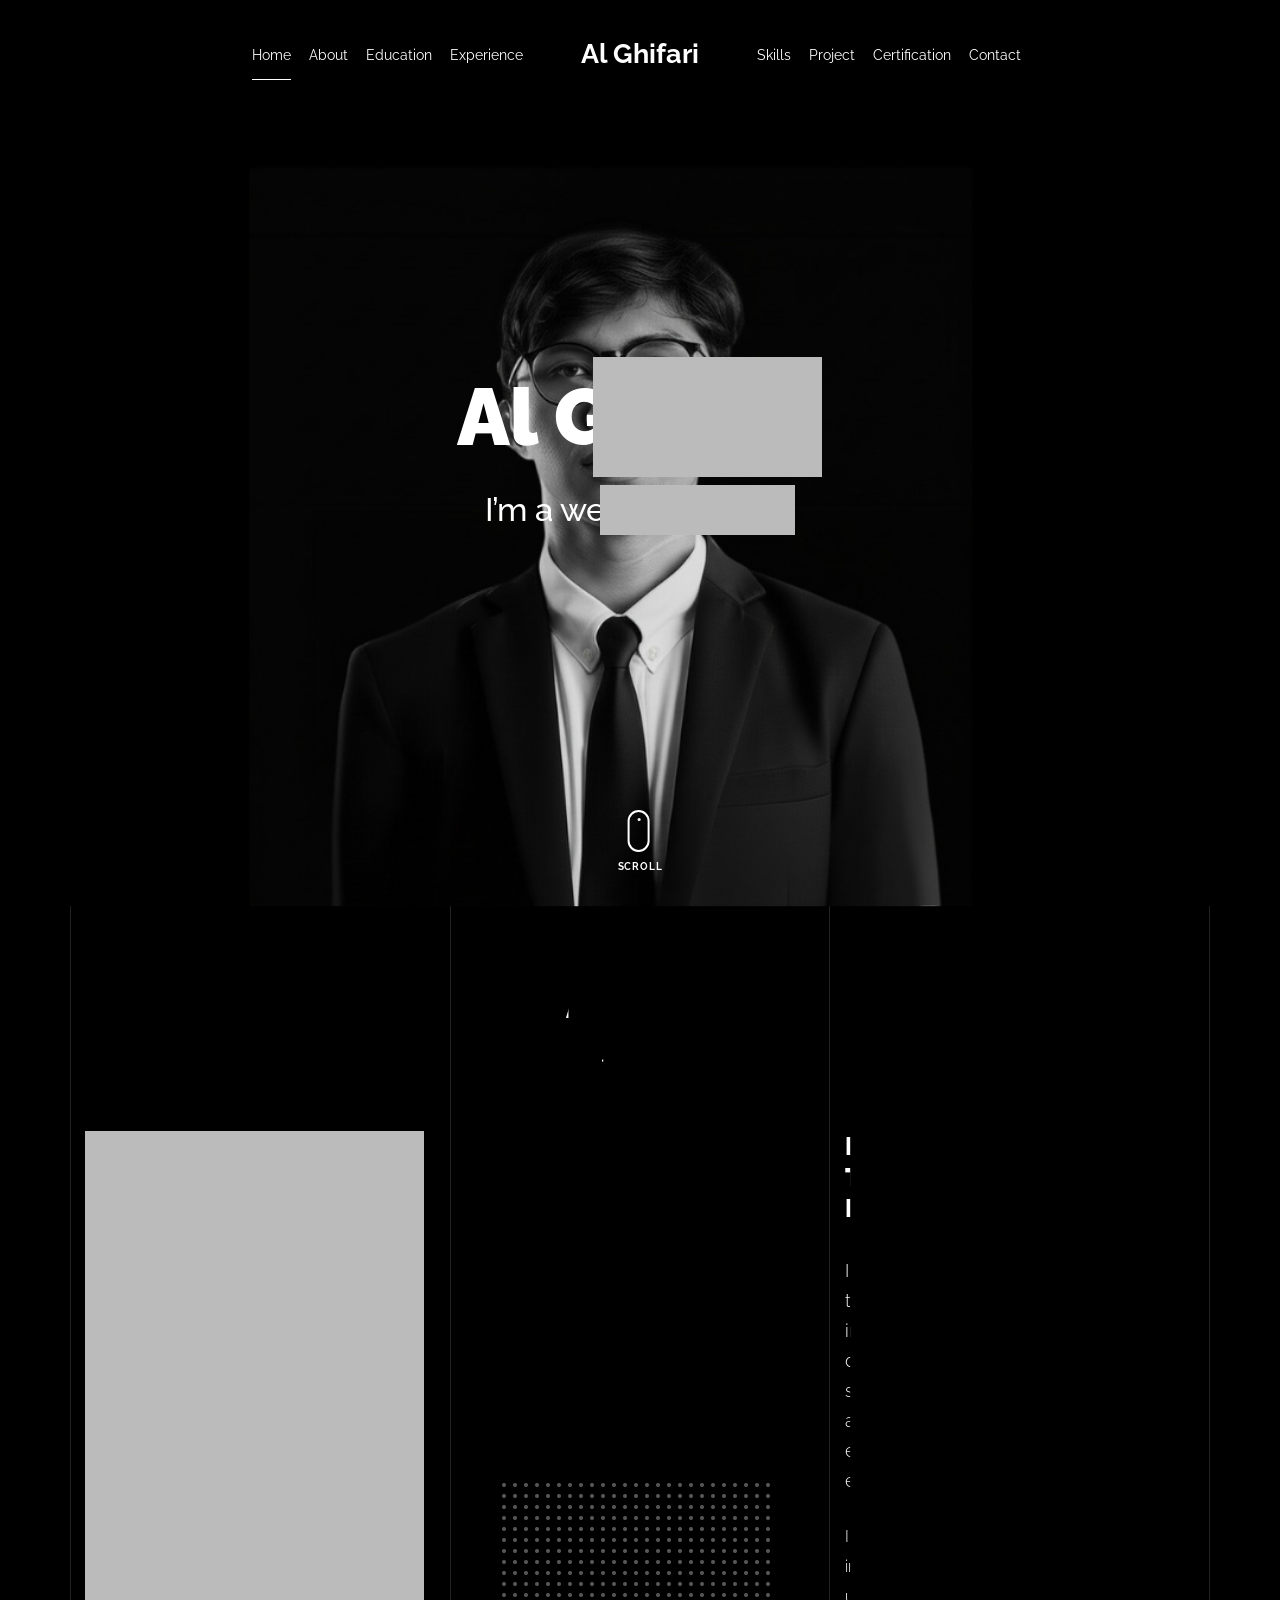
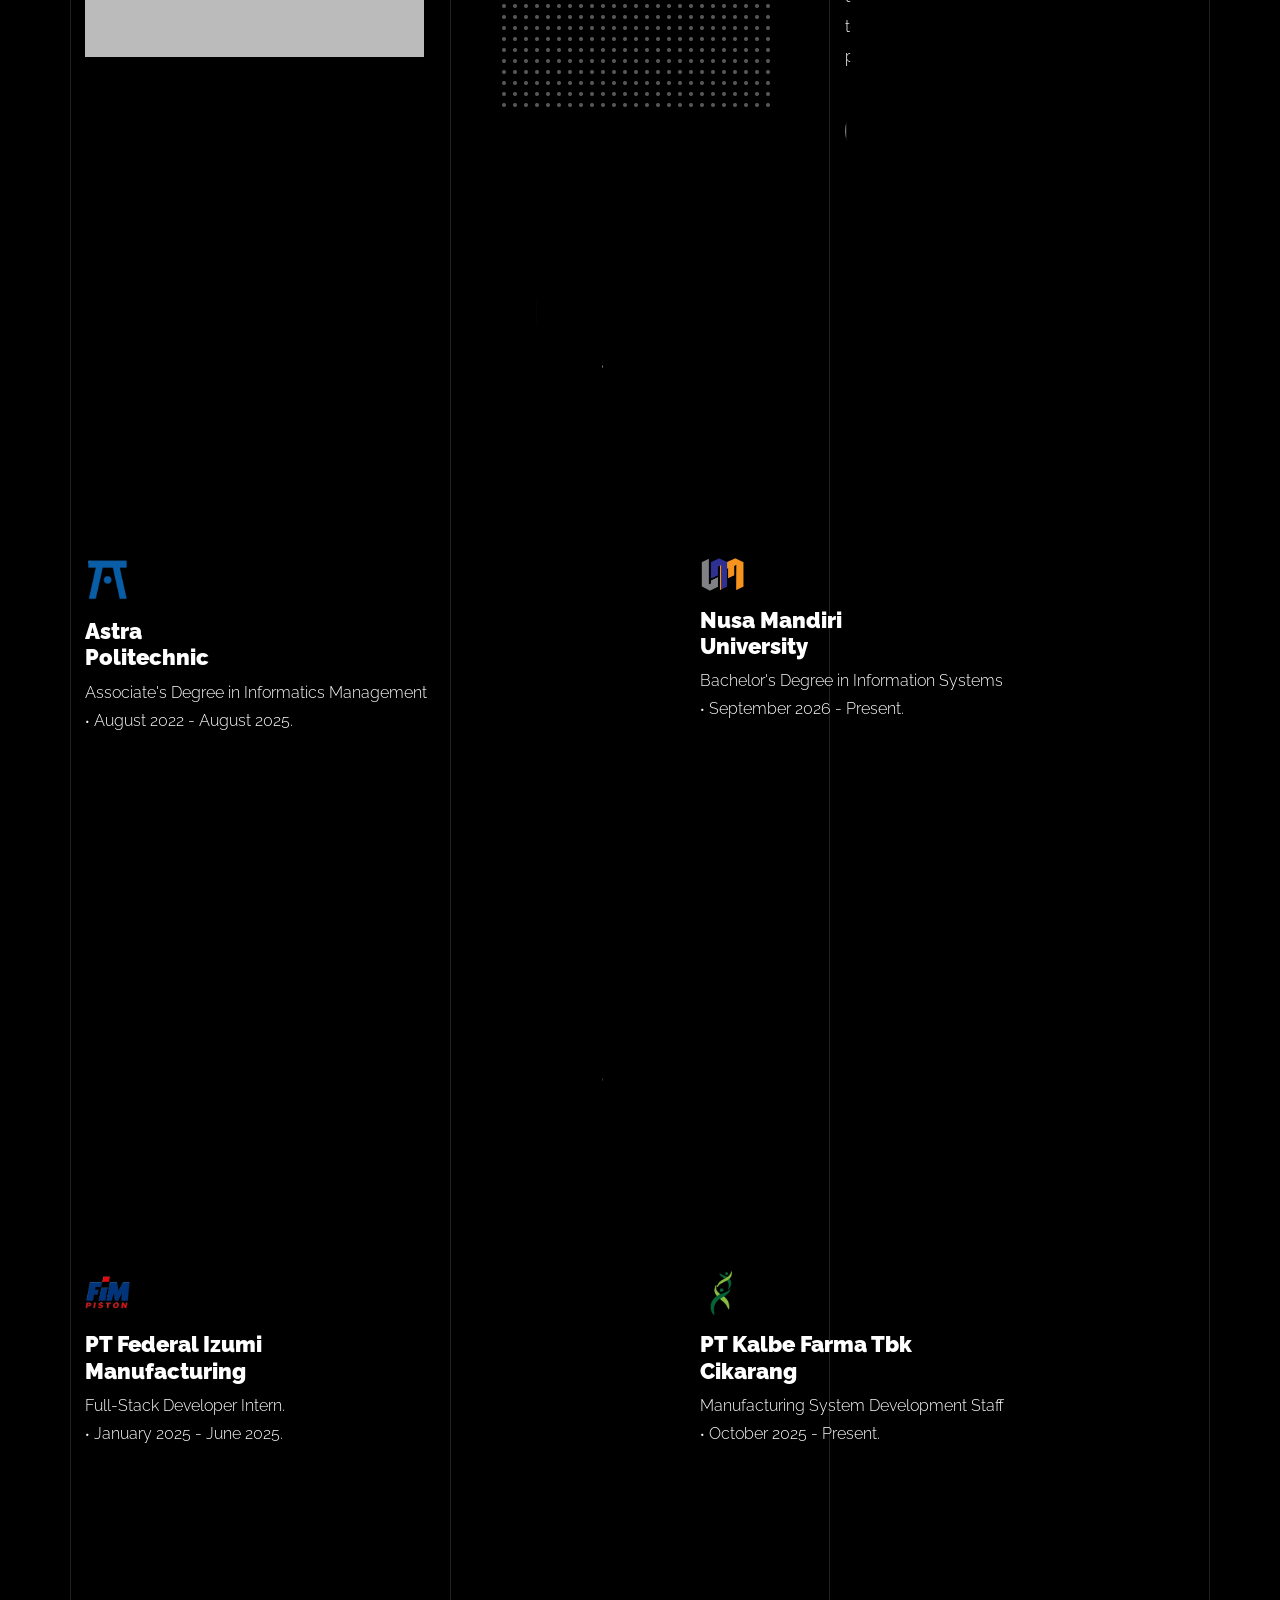
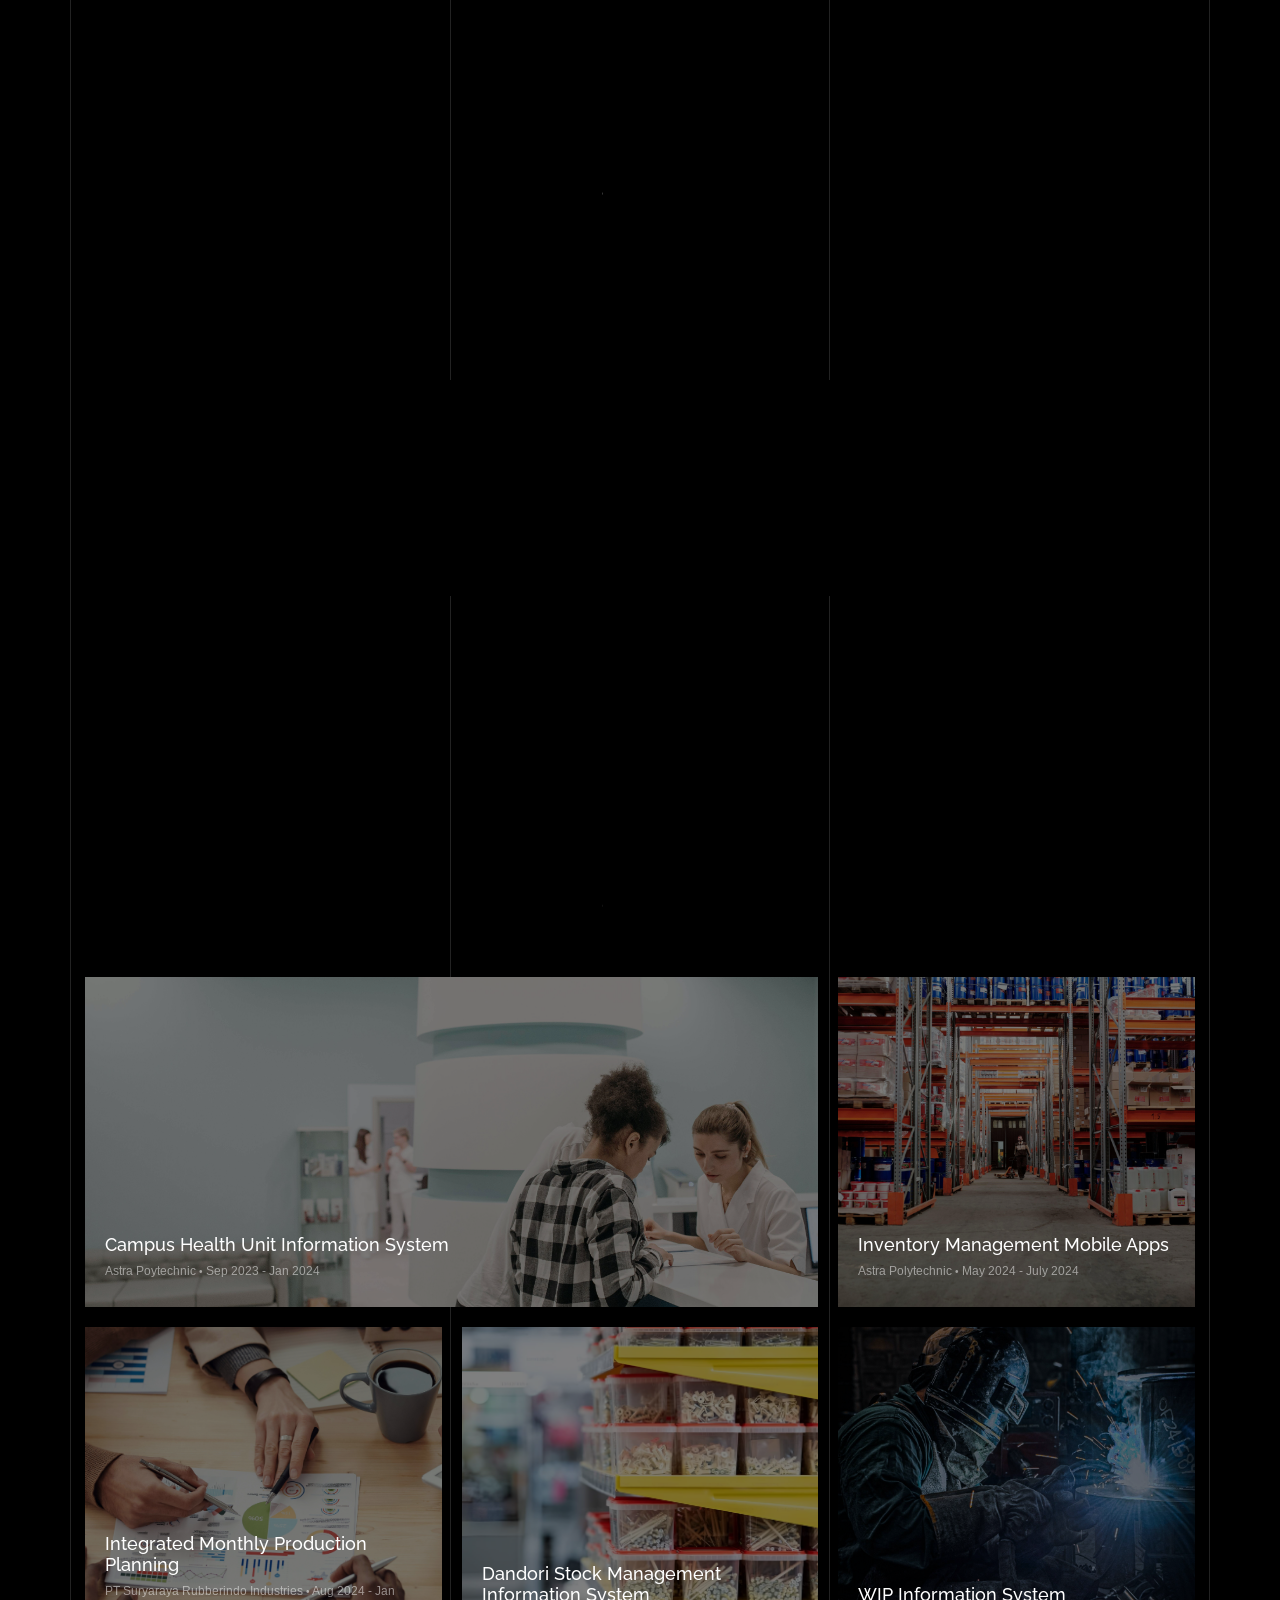
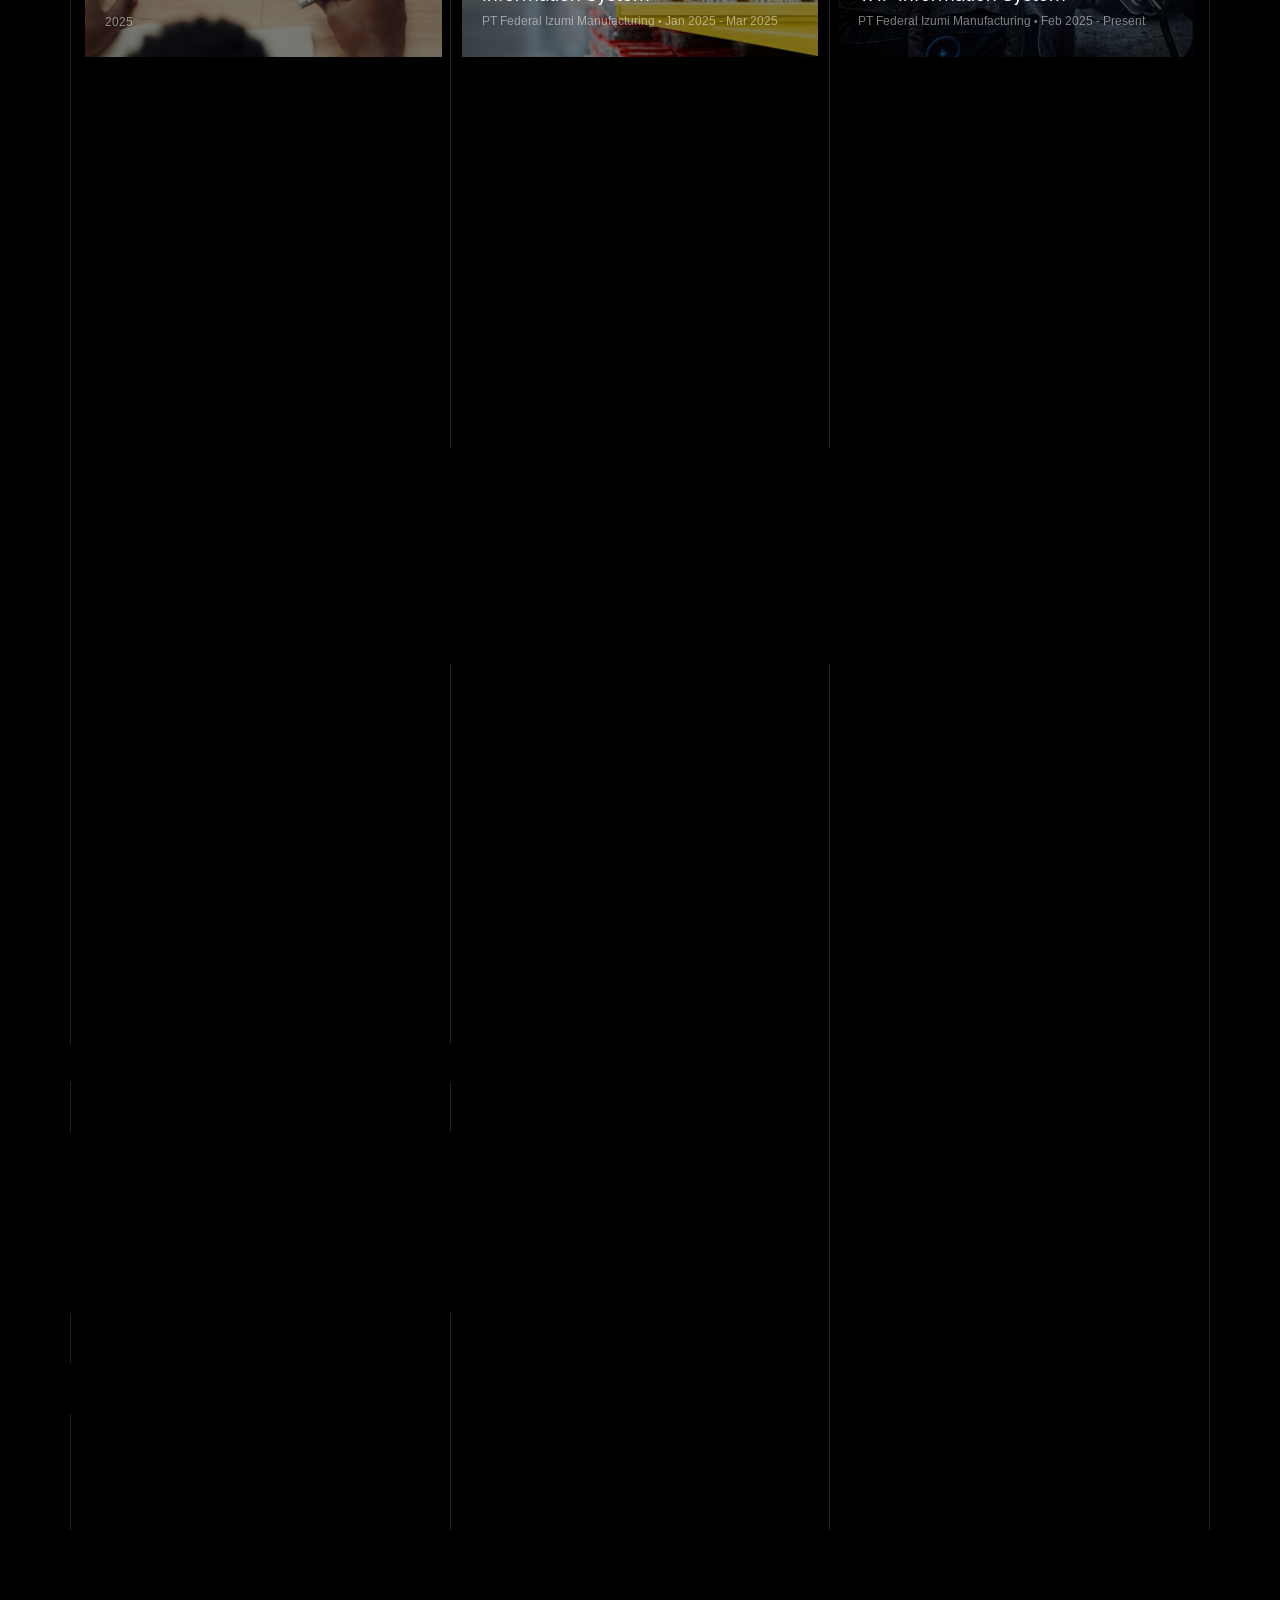
<file: index.html>
<!DOCTYPE html>
<html lang="en">
  <head>
    <title>Al Ghifari</title>
    <meta charset="utf-8" />
    <meta
      name="viewport"
      content="width=device-width, initial-scale=1, shrink-to-fit=no"
    />

    <meta name="description" content="" />
    <meta name="keywords" content="html, css, javascript, jquery" />
    <meta name="author" content="" />

    <link
      rel="icon"
      type="image/png"
      sizes="96x96"
      href="images/6 white in black transparent.png"
    />
    <link rel="stylesheet" href="css/vendor/icomoon/style.css" />
    <link rel="stylesheet" href="css/vendor/owl.carousel.min.css" />
    <link rel="stylesheet" href="css/vendor/animate.min.css" />
    <link rel="stylesheet" href="css/vendor/aos.css" />
    <link rel="stylesheet" href="css/vendor/bootstrap.min.css" />
    <link rel="stylesheet" href="css/vendor/jquery.fancybox.min.css" />

    <!-- Theme Style -->
    <link rel="stylesheet" href="css/style.css" />
  </head>
  <body data-spy="scroll" data-target=".site-nav-target" data-offset="200">
    <nav class="unslate_co--site-mobile-menu">
      <div class="close-wrap d-flex">
        <a href="#" class="d-flex ml-auto js-menu-toggle">
          <span class="close-label">Close</span>
          <div class="close-times">
            <span class="bar1"></span>
            <span class="bar2"></span>
          </div>
        </a>
      </div>
      <div class="site-mobile-inner"></div>
    </nav>

    <div class="unslate_co--site-wrap">
      <div class="unslate_co--site-inner">
        <div class="lines-wrap">
          <div class="lines-inner">
            <div class="lines"></div>
          </div>
        </div>
        <!-- END lines -->

        <nav class="unslate_co--site-nav site-nav-target">
          <div class="container">
            <div
              class="row align-items-center justify-content-between text-left"
            >
              <div class="col-md-5 text-right">
                <ul
                  class="site-nav-ul js-clone-nav text-left d-none d-lg-inline-block"
                >
                  <li>
                    <a href="#home-section" class="nav-link">Home</a>
                  </li>
                  <li><a href="#about-section" class="nav-link">About</a></li>
                  <li>
                    <a href="#education-section" class="nav-link">Education</a>
                  </li>
                  <li>
                    <a href="#experience-section" class="nav-link"
                      >Experience</a
                    >
                  </li>
                </ul>
              </div>
              <div class="site-logo pos-absolute">
                <a href="index.html" class="unslate_co--site-logo"
                  >Al Ghifari</a
                >
              </div>
              <div class="col-md-5 text-right text-lg-left">
                <ul
                  class="site-nav-ul js-clone-nav text-left d-none d-lg-inline-block"
                >
                  <li><a href="#skills-section" class="nav-link">Skills</a></li>
                  <li>
                    <a href="#project-section" class="nav-link">Project</a>
                  </li>
                  <li>
                    <a href="#certification-section" class="nav-link"
                      >Certification</a
                    >
                  </li>
                  <li>
                    <a href="#contact-section" class="nav-link">Contact</a>
                  </li>
                </ul>

                <ul
                  class="site-nav-ul-none-onepage text-right d-inline-block d-lg-none"
                >
                  <li><a href="#" class="js-menu-toggle">Menu</a></li>
                </ul>
              </div>
            </div>
          </div>
        </nav>
        <!-- END nav -->

        <div
          class="cover-v1 jarallax"
          style="background-image: url('images/hero.png')"
          id="home-section"
        >
          <div class="container">
            <div class="row align-items-center">
              <div class="col-md-7 mx-auto text-center">
                <h1 class="heading gsap-reveal-hero">Al Ghifari</h1>
                <h2 class="subheading gsap-reveal-hero">I’m a web developer</h2>
              </div>
            </div>
          </div>

          <a href="#about-section" class="mouse-wrap smoothscroll">
            <span class="mouse">
              <span class="scroll"></span>
            </span>
            <span class="mouse-label">Scroll</span>
          </a>
        </div>
        <!-- END .cover-v1 -->

        <div class="unslate_co--section" id="about-section">
          <div class="container">
            <div class="section-heading-wrap text-center mb-5">
              <h2 class="heading-h2 text-center divider">
                <span class="gsap-reveal">About Me</span>
              </h2>
              <span class="gsap-reveal">
                <img src="images/divider.png" alt="divider" width="76" />
              </span>
            </div>

            <div class="row mt-5 justify-content-between">
              <div class="col-lg-7 mb-5 mb-lg-0">
                <figure class="dotted-bg gsap-reveal-img">
                  <img src="images/me_dr.png" alt="Image" class="img-fluid" />
                </figure>
              </div>
              <div class="col-lg-4 pr-lg-5">
                <h3 class="mb-4 heading-h3">
                  <span class="gsap-reveal"
                    >Passionate About Technology, Driven to Build
                    Solutions</span
                  >
                </h3>
                <p class="lead gsap-reveal">
                  I have a strong passion for technology, especially in the
                  field of information systems. This interest drives me to
                  continuously learn and stay up-to-date with the latest
                  advancements to create relevant and efficient solutions in
                  various work environments.
                </p>
                <p class="mb-4 gsap-reveal">
                  I am capable of designing and implementing digital solutions
                  tailored to user needs. For me, technology is not just a tool,
                  but a bridge to solve real-world problems in a precise and
                  sustainable way.
                </p>
                <p class="gsap-reveal">
                  <a
                    target="_blank"
                    href="pdf/MUHAMMAD AL GHIFARI.pdf"
                    class="btn btn-outline-pill btn-custom-light"
                    >Download my CV</a
                  >
                </p>
              </div>
            </div>
          </div>
        </div>

        <div class="unslate_co--section" id="education-section">
          <div class="container">
            <div class="section-heading-wrap text-center mb-5">
              <h2 class="heading-h2 text-center divider">
                <span class="gsap-reveal">My Education</span>
              </h2>
              <span class="gsap-reveal"
                ><img src="images/divider.png" alt="divider" width="76"
              /></span>
            </div>
            <br />
            <br />
            <br />
            <br />

            <div class="row gutter-v3">
              <div class="col-md-6 col-lg-6 mb-4">
                <div class="feature-v1" data-aos="fade-up" data-aos-delay="200">
                  <div class="wrap-icon mb-3">
                    <img
                      src="images/logo/poltek-astra-logo.png"
                      alt="Image"
                      class="img-fluid"
                      width="45"
                    />
                  </div>
                  <h3>
                    Astra <br />
                    Politechnic
                  </h3>
                  <p>
                    Associate's Degree in Informatics Management<br />
                    <span class="small">&bullet;</span> August 2022 - August 2025.
                  </p>
                </div>
              </div>
              <div class="col-md-6 col-lg-6 mb-4">
                <div class="feature-v1" data-aos="fade-up" data-aos-delay="200">
                  <div class="wrap-icon mb-3">
                    <img
                      src="images/logo/unm.png"
                      alt="Image"
                      class="img-fluid"
                      width="45"
                    />
                  </div>
                  <h3>
                    Nusa Mandiri <br />
                    University
                  </h3>
                  <p>
                    Bachelor's Degree in Information Systems<br />
                    <span class="small">&bullet;</span> September 2026 - Present.
                  </p>
                </div>
              </div>
            </div>

            <br />
            <br />
            <br />
            <br />
          </div>
        </div>

        <div class="unslate_co--section" id="experience-section">
          <div class="container">
            <div class="section-heading-wrap text-center mb-5">
              <h2 class="heading-h2 text-center divider">
                <span class="gsap-reveal">My Experience</span>
              </h2>
              <span class="gsap-reveal"
                ><img src="images/divider.png" alt="divider" width="76"
              /></span>
            </div>
            <br />
            <br />
            <br />
            <br />

            <div class="row gutter-v3">
              <div class="col-md-6 col-lg-6 mb-4">
                <div class="feature-v1" data-aos="fade-up" data-aos-delay="0">
                  <div class="wrap-icon mb-3">
                    <img
                      src="images/logo/fim-logo.png"
                      alt="Image"
                      width="45"
                    />
                  </div>
                  <h3>
                    PT Federal Izumi <br />
                    Manufacturing
                  </h3>
                  <p>
                    Full-Stack Developer Intern. <br /><span class="small"
                      >&bullet;</span
                    >
                    January 2025 - June 2025.
                  </p>
                </div>
              </div>
              <div class="col-md-6 col-lg-6 mb-4">
                <div class="feature-v1" data-aos="fade-up" data-aos-delay="0">
                  <div class="wrap-icon mb-3">
                    <img
                      src="images/logo/kalbe-logo.png"
                      alt="Image"
                      width="45"
                    />
                  </div>
                  <h3>
                    PT Kalbe Farma Tbk <br />
                    Cikarang
                  </h3>
                  <p>
                    Manufacturing System Development Staff <br /><span class="small"
                      >&bullet;</span
                    >
                    October 2025 - Present.
                  </p>
                </div>
              </div>
            </div>

            <br />
            <br />
            <br />
            <br />
          </div>
        </div>

        <div class="unslate_co--section section-counter" id="skills-section">
          <div class="container">
            <div class="section-heading-wrap text-center mb-5">
              <h2 class="heading-h2 text-center divider">
                <span class="gsap-reveal">My Skills</span>
              </h2>
              <span class="gsap-reveal"
                ><img src="images/divider.png" alt="divider" width="76"
              /></span>
            </div>
            <br />
            <br />

            <div class="unslate_co--section">
              <div class="container">
                <div class="owl-carousel logo-slider">
                  <div class="logo-v1 gsap-reveal">
                    <img
                      src="images/logo/git-logo.png"
                      alt="Image"
                      class="img-fluid"
                    />
                  </div>
                  <div class="logo-v1 gsap-reveal">
                    <img
                      src="images/logo/c-logo.png"
                      alt="Image"
                      class="img-fluid"
                    />
                  </div>
                  <div class="logo-v1 gsap-reveal">
                    <img
                      src="images/logo/c-sharp-logo.png"
                      alt="Image"
                      class="img-fluid"
                    />
                  </div>
                  <div class="logo-v1 gsap-reveal">
                    <img
                      src="images/logo/java-logo.png"
                      alt="Image"
                      class="img-fluid"
                    />
                  </div>
                  <div class="logo-v1 gsap-reveal">
                    <img
                      src="images/logo/java-script-logo.png"
                      alt="Image"
                      class="img-fluid"
                    />
                  </div>
                  <div class="logo-v1 gsap-reveal">
                    <img
                      src="images/logo/codeigniter-logo.png"
                      alt="Image"
                      class="img-fluid"
                    />
                  </div>
                  <div class="logo-v1 gsap-reveal">
                    <img
                      src="images/logo/laravel-logo.png"
                      alt="Image"
                      class="img-fluid"
                    />
                  </div>
                  <div class="logo-v1 gsap-reveal">
                    <img
                      src="images/logo/dot-net-logo.png"
                      alt="Image"
                      class="img-fluid"
                    />
                  </div>
                  <div class="logo-v1 gsap-reveal">
                    <img
                      src="images/logo/spring-boot-logo.png"
                      alt="Image"
                      class="img-fluid"
                    />
                  </div>
                  <div class="logo-v1 gsap-reveal">
                    <img
                      src="images/logo/react-logo.png"
                      alt="Image"
                      class="img-fluid"
                    />
                  </div>
                  <div class="logo-v1 gsap-reveal">
                    <img
                      src="images/logo/android-studio-logo.png"
                      alt="Image"
                      class="img-fluid"
                    />
                  </div>
                  <div class="logo-v1 gsap-reveal">
                    <img
                      src="images/logo/my-sql-logo.png"
                      alt="Image"
                      class="img-fluid"
                    />
                  </div>
                  <div class="logo-v1 gsap-reveal">
                    <img
                      src="images/logo/ssms-logo.png"
                      alt="Image"
                      class="img-fluid"
                    />
                  </div>
                </div>
              </div>
            </div>

            <br />
            <br />
          </div>
        </div>
        <!-- END .counter -->

        <div class="unslate_co--section" id="project-section">
          <div class="container">
            <div class="section-heading-wrap text-center mb-5">
              <h2 class="heading-h2 text-center divider">
                <span class="gsap-reveal">My Project</span>
              </h2>
              <span class="gsap-reveal"
                ><img src="images/divider.png" alt="divider" width="76"
              /></span>
            </div>

            <div class="row gutter-v4 align-items-stretch">
              <div
                class="col-sm-6 col-md-6 col-lg-8 blog-post-entry"
                data-aos="fade-up"
                data-aos-delay="0"
              >
                <a
                  href="https://www.youtube.com/watch?v=1lXGhFEqfns&t=42s"
                  class="grid-item blog-item w-100 h-100"
                >
                  <div class="overlay">
                    <div class="portfolio-item-content">
                      <h3>Campus Health Unit Information System</h3>
                      <p class="post-meta">
                        Astra Poytechnic <span class="small">&bullet;</span> Sep
                        2023 - Jan 2024
                      </p>
                    </div>
                  </div>
                  <img src="images/health.jpg" class="lazyload" alt="Image" />
                </a>
              </div>
              <div
                class="col-sm-6 col-md-6 col-lg-4 blog-post-entry"
                data-aos="fade-up"
                data-aos-delay="100"
              >
                <a href="" class="grid-item blog-item w-100 h-100">
                  <div class="overlay">
                    <div class="portfolio-item-content">
                      <h3>Inventory Management Mobile Apps</h3>
                      <p class="post-meta">
                        Astra Polytechnic
                        <span class="small">&bullet;</span> May 2024 - July 2024
                      </p>
                    </div>
                  </div>
                  <img
                    src="images/inventori.jpg"
                    class="lazyload"
                    alt="Image"
                  />
                </a>
              </div>

              <div
                class="col-sm-6 col-md-6 col-lg-4 blog-post-entry"
                data-aos="fade-up"
                data-aos-delay="0"
              >
                <a
                  href="https://github.com/SeekorApel/sri_monthly_planning_be"
                  class="grid-item blog-item w-100 h-100"
                >
                  <div class="overlay">
                    <div class="portfolio-item-content">
                      <h3>Integrated Monthly Production Planning</h3>
                      <p class="post-meta">
                        PT Suryaraya Rubberindo Industries
                        <span class="small">&bullet;</span> Aug 2024 - Jan 2025
                      </p>
                    </div>
                  </div>
                  <img src="images/planning.jpg" class="lazyload" alt="Image" />
                </a>
              </div>
              <div
                class="col-sm-6 col-md-6 col-lg-4 blog-post-entry"
                data-aos="fade-up"
                data-aos-delay="100"
              >
                <a href="" class="grid-item blog-item w-100 h-100">
                  <div class="overlay">
                    <div class="portfolio-item-content">
                      <h3>Dandori Stock Management Information System</h3>
                      <p class="post-meta">
                        PT Federal Izumi Manufacturing
                        <span class="small">&bullet;</span> Jan 2025 - Mar 2025
                      </p>
                    </div>
                  </div>
                  <img src="images/dandori.jpg" class="lazyload" alt="Image" />
                </a>
              </div>

              <div
                class="col-sm-6 col-md-6 col-lg-4 blog-post-entry"
                data-aos="fade-up"
                data-aos-delay="200"
              >
                <a href="" class="grid-item blog-item w-100 h-100">
                  <div class="overlay">
                    <div class="portfolio-item-content">
                      <h3>WIP Information System</h3>
                      <p class="post-meta">
                        PT Federal Izumi Manufacturing
                        <span class="small">&bullet;</span> Feb 2025 - Present
                      </p>
                    </div>
                  </div>
                  <img
                    src="images/production.jpg"
                    class="lazyload"
                    alt="Image"
                  />
                </a>
              </div>
            </div>
          </div>
        </div>
        <!-- END blog posts -->

        <div
          class="unslate_co--section section-counter"
          id="certification-section"
        >
          <div class="container">
            <div class="section-heading-wrap text-center mb-5">
              <h2 class="heading-h2 text-center divider">
                <span class="gsap-reveal">My Certification</span>
              </h2>
              <span class="gsap-reveal"
                ><img src="images/divider.png" alt="divider" width="76"
              /></span>
            </div>
            <br />
            <br />

            <div class="unslate_co--section">
              <div class="container">
                <div class="owl-carousel logo-slider">
                  <div class="logo-v1 gsap-reveal">
                    <img
                      src="images/logo/mtcna-logo.png"
                      alt="Image"
                      class="img-fluid"
                    />
                  </div>
                  <div class="logo-v1 gsap-reveal">
                    <img
                      src="images/logo/microsoft-az-900-logo.png"
                      alt="Image"
                      class="img-fluid"
                    />
                  </div>
                  <div class="logo-v1 gsap-reveal">
                    <img
                      src="images/logo/iso_9001_2015-logo.png"
                      alt="Image"
                      class="img-fluid"
                    />
                  </div>
                  <div class="logo-v1 gsap-reveal">
                    <img
                      src="images/logo/iso_14001_2015-logo.png"
                      alt="Image"
                      class="img-fluid"
                    />
                  </div>
                  <div class="logo-v1 gsap-reveal">
                    <img
                      src="images/logo/iso_45001_2018-logo.png"
                      alt="Image"
                      class="img-fluid"
                    />
                  </div>
                </div>
              </div>
            </div>

            <br />
            <br />
          </div>
        </div>

        <div class="unslate_co--section" id="contact-section">
          <div class="container">
            <div class="section-heading-wrap text-center mb-5">
              <h2 class="heading-h2 text-center divider">
                <span class="gsap-reveal">Get In Touch</span>
              </h2>
              <span class="gsap-reveal"
                ><img src="images/divider.png" alt="divider" width="76"
              /></span>
            </div>

            <div class="row justify-content-between">
              <div class="col-md-6">
                <form
                  class="form-outline-style-v1"
                  id="contactForm"
                  action="https://formspree.io/f/xovwprqk"
                  method="POST"
                >
                  <div class="form-group row mb-0">
                    <div class="col-lg-6 form-group gsap-reveal">
                      <label for="name">Name</label>
                      <input
                        name="name"
                        type="text"
                        class="form-control"
                        id="name"
                      />
                    </div>
                    <div class="col-lg-6 form-group gsap-reveal">
                      <label for="email">Email</label>
                      <input
                        name="email"
                        type="email"
                        class="form-control"
                        id="email"
                      />
                    </div>
                    <div class="col-lg-12 form-group gsap-reveal">
                      <label for="message">Write your message...</label>
                      <textarea
                        name="message"
                        id="message"
                        cols="30"
                        rows="7"
                        class="form-control"
                      ></textarea>
                    </div>
                  </div>
                  <div class="form-group row gsap-reveal">
                    <div class="col-md-12 d-flex align-items-center">
                      <button
                        type="submit"
                        class="btn btn-outline-pill btn-custom-light mr-3"
                      >
                        Submit
                      </button>
                      <span class="submitting"></span>
                    </div>
                  </div>
                </form>
                <div id="form-message-warning" class="mt-4">
                  Something went wrong, please try again later!
                </div>
                <div id="form-message-success">
                  Your message was sent, thank you!
                </div>
              </div>

              <div class="col-md-4">
                <div class="contact-info-v1">
                  <div class="gsap-reveal d-block">
                    <span class="d-block contact-info-label">Email</span>
                    <a href="#" class="contact-info-val"
                      >alghifarimuhammad165@gmail.com</a
                    >
                  </div>
                  <div class="gsap-reveal d-block">
                    <span class="d-block contact-info-label">Phone</span>
                    <a href="#" class="contact-info-val">+62 812 925 889 78</a>
                  </div>
                  <div class="gsap-reveal d-block">
                    <span class="d-block contact-info-label">Address</span>
                    <address class="contact-info-val">
                      Bekasi, <br />
                      Jawa Barat.
                    </address>
                  </div>
                </div>
              </div>
            </div>
          </div>
        </div>
      </div>
      <!-- END .unslate_co-site-inner -->

      <footer class="unslate_co--footer unslate_co--section">
        <div class="container">
          <div class="row justify-content-center">
            <div class="col-md-7">
              <div class="footer-site-logo">
                <a href="#">Al Ghifari</a>
              </div>

              <ul class="footer-site-social">
                <li>
                  <a
                    target="_blank"
                    href="https://www.linkedin.com/in/muhammad-al-ghifari-1200b627a/"
                    >LinkedIn</a
                  >
                </li>
                <li>
                  <a target="_blank" href="http://instagram.com/al6hifari"
                    >Instagram</a
                  >
                </li>
                <li>
                  <a
                    target="_blank"
                    href="http://facebook.com/muhammad.a.ghifari.73744"
                    >Facebook</a
                  >
                </li>
                <li>
                  <a target="_blank" href="https://www.youtube.com/@al6hifari"
                    >Youtube</a
                  >
                </li>
                <li>
                  <a target="_blank" href="https://github.com/theycallmeghifar"
                    >GitHub</a
                  >
                </li>
              </ul>

              <p class="site-copyright">
                <!-- Link back to Colorlib can't be removed. Template is licensed under CC BY 3.0. -->
                Copyright &copy;
                <script>
                  document.write(new Date().getFullYear());
                </script>
                All rights reserved
                <!-- Link back to Colorlib can't be removed. Template is licensed under CC BY 3.0. -->
              </p>
            </div>
          </div>
        </div>
      </footer>
    </div>

    <!-- Loader -->
    <div id="unslate_co--overlayer"></div>
    <div class="site-loader-wrap">
      <div class="site-loader"></div>
    </div>

    <script src="js/scripts-dist.js"></script>
    <script src="js/main.js"></script>
  </body>
</html>
</file>
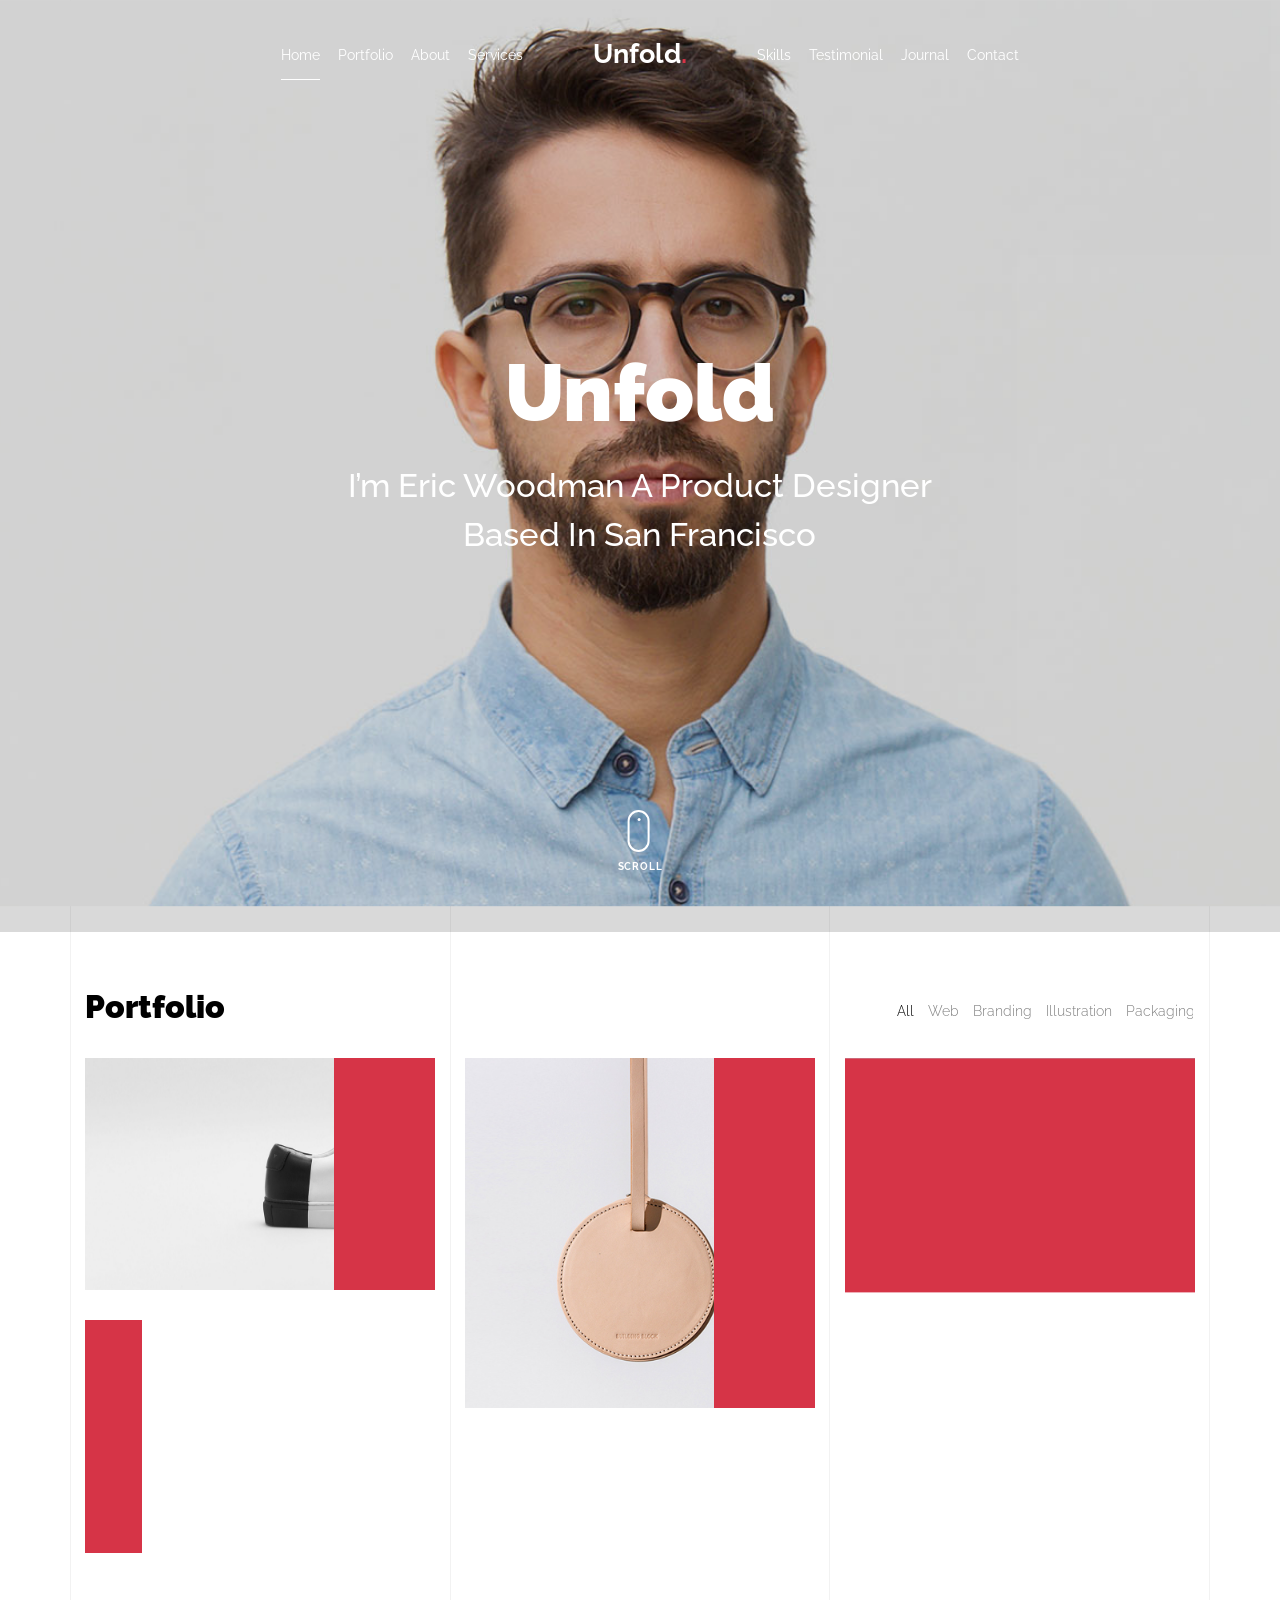
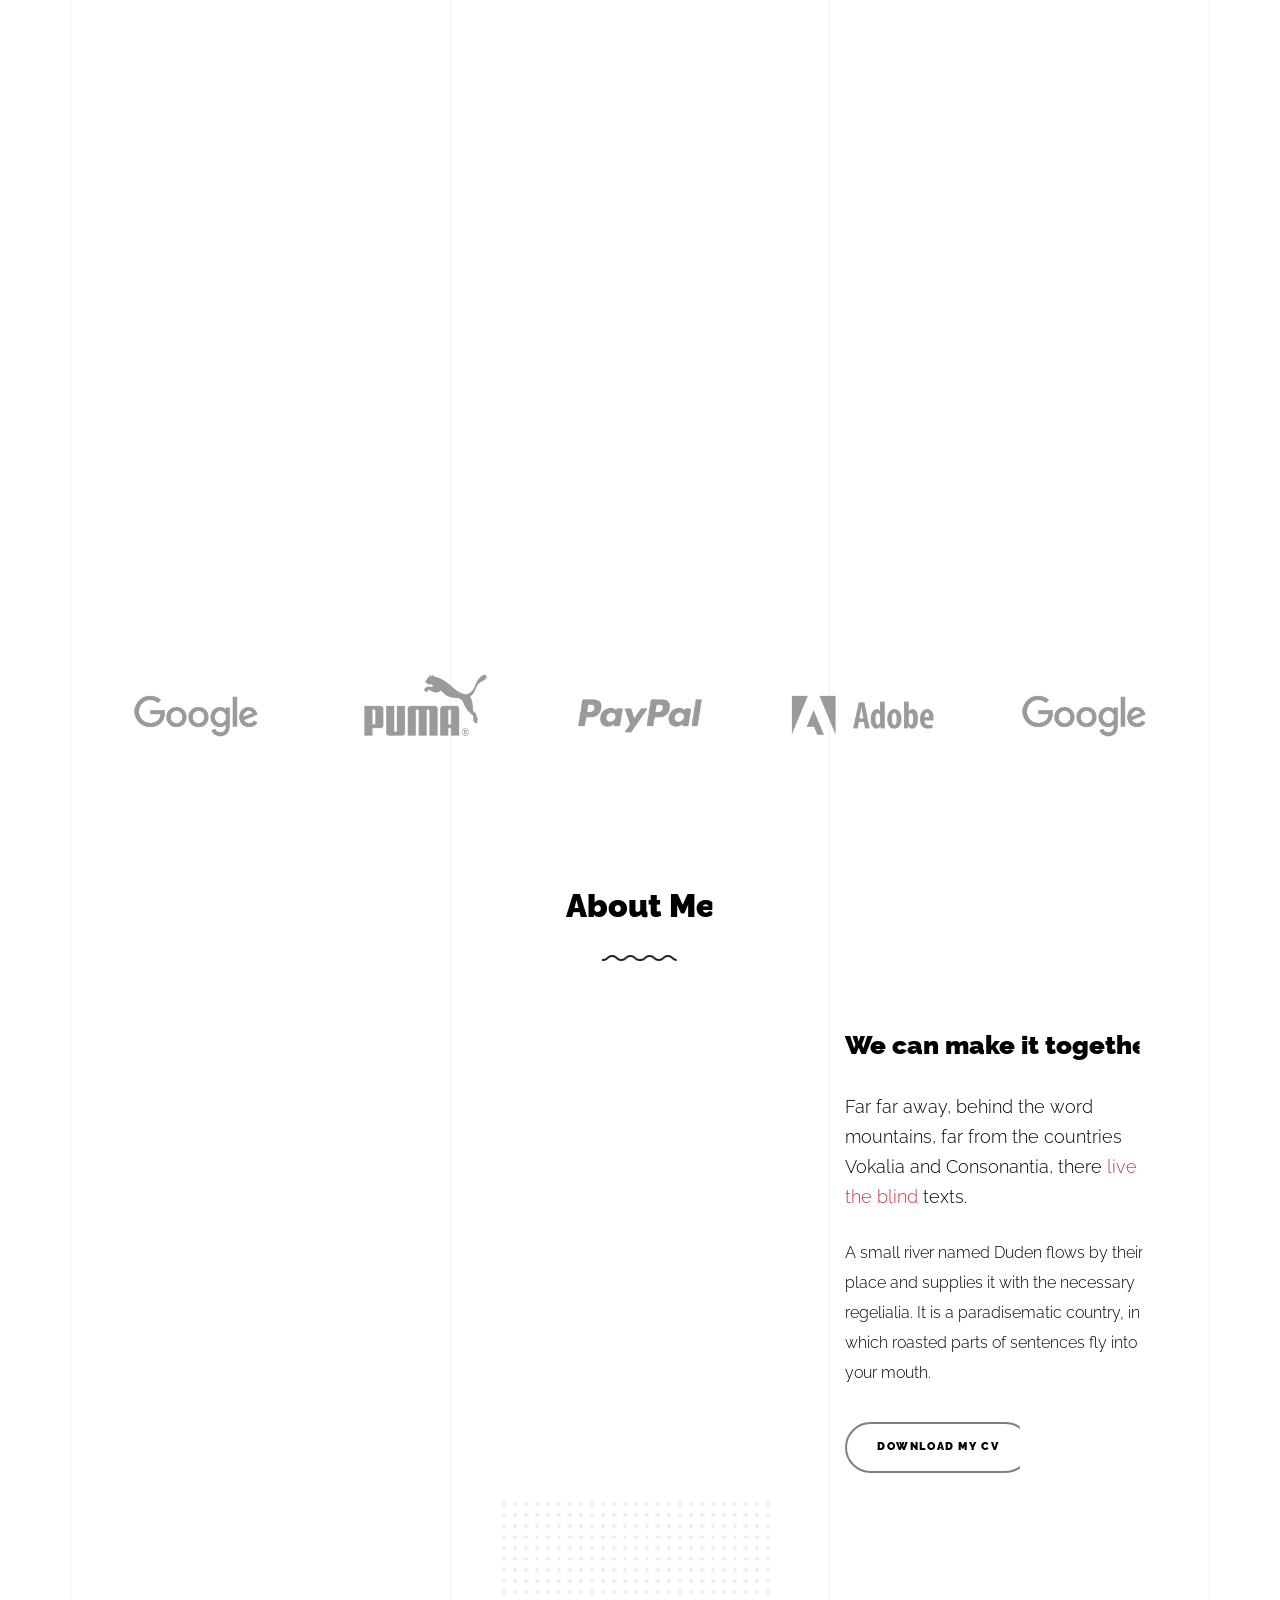
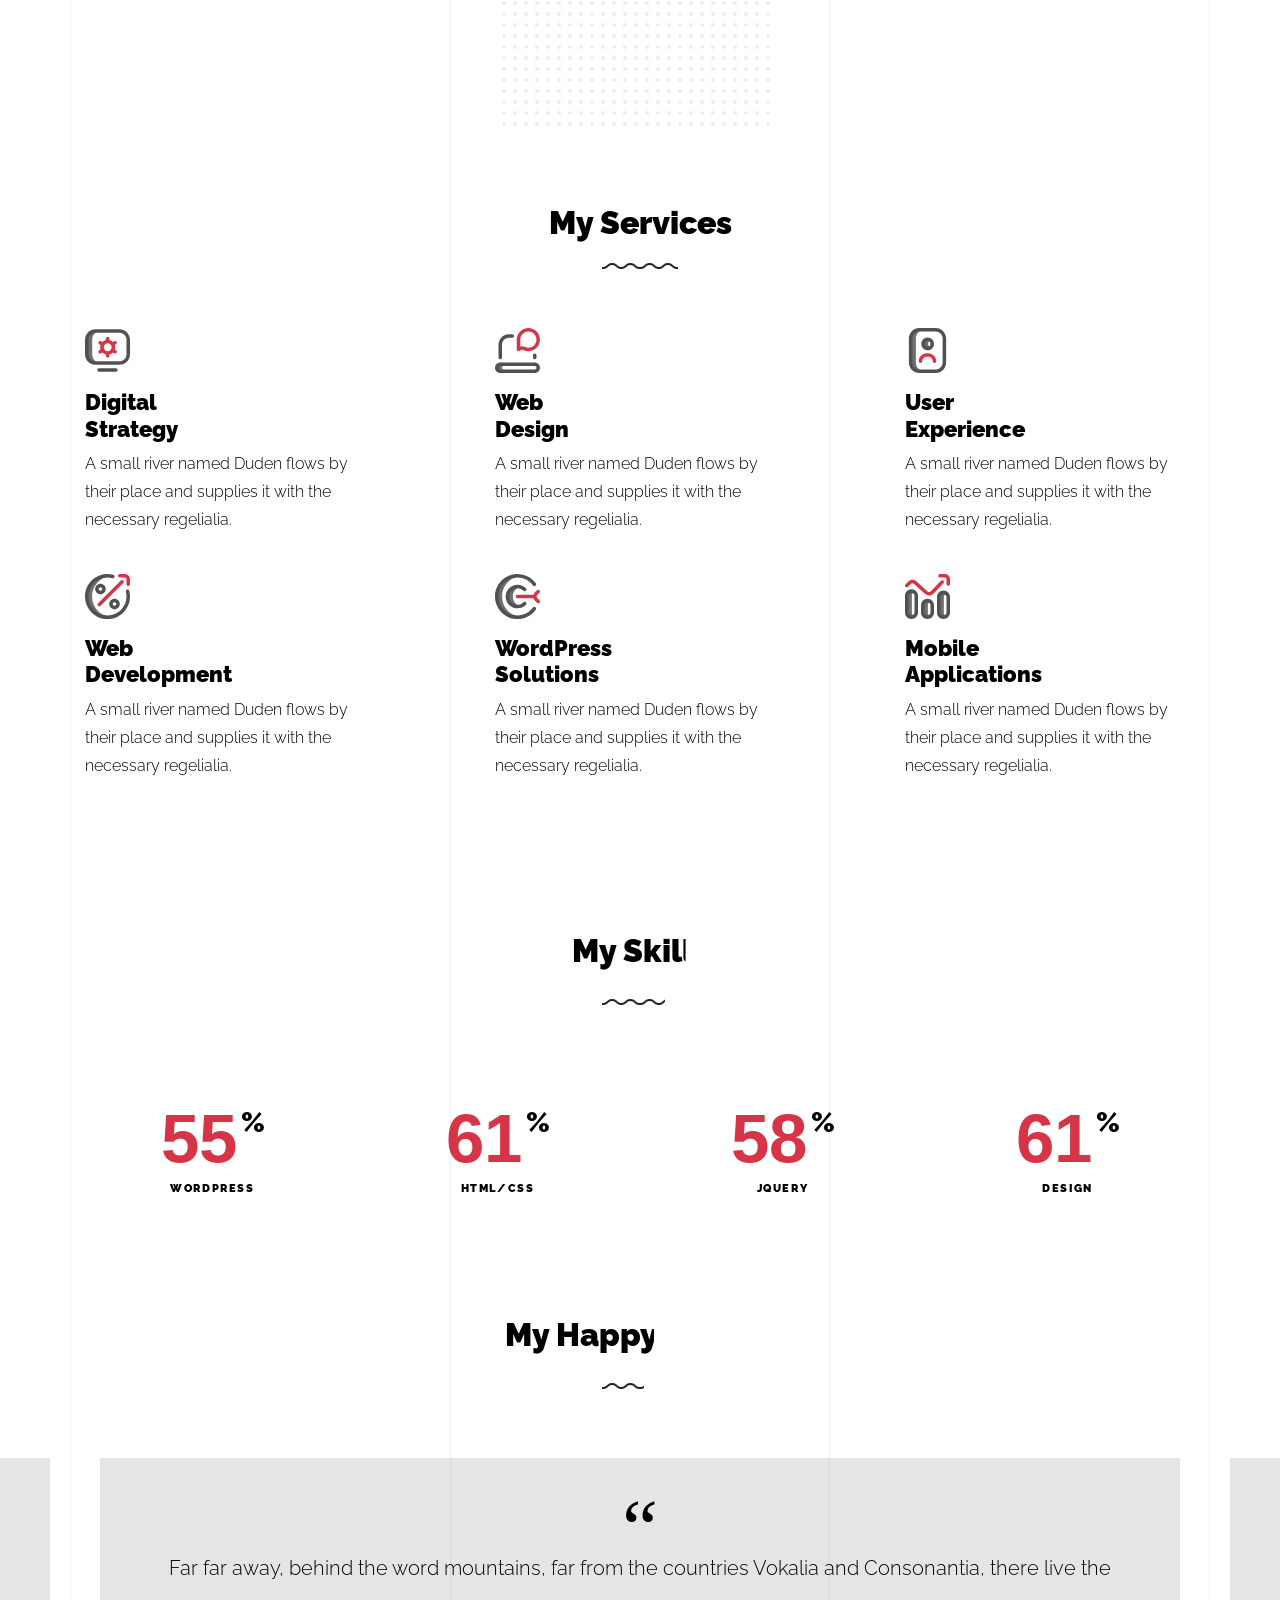
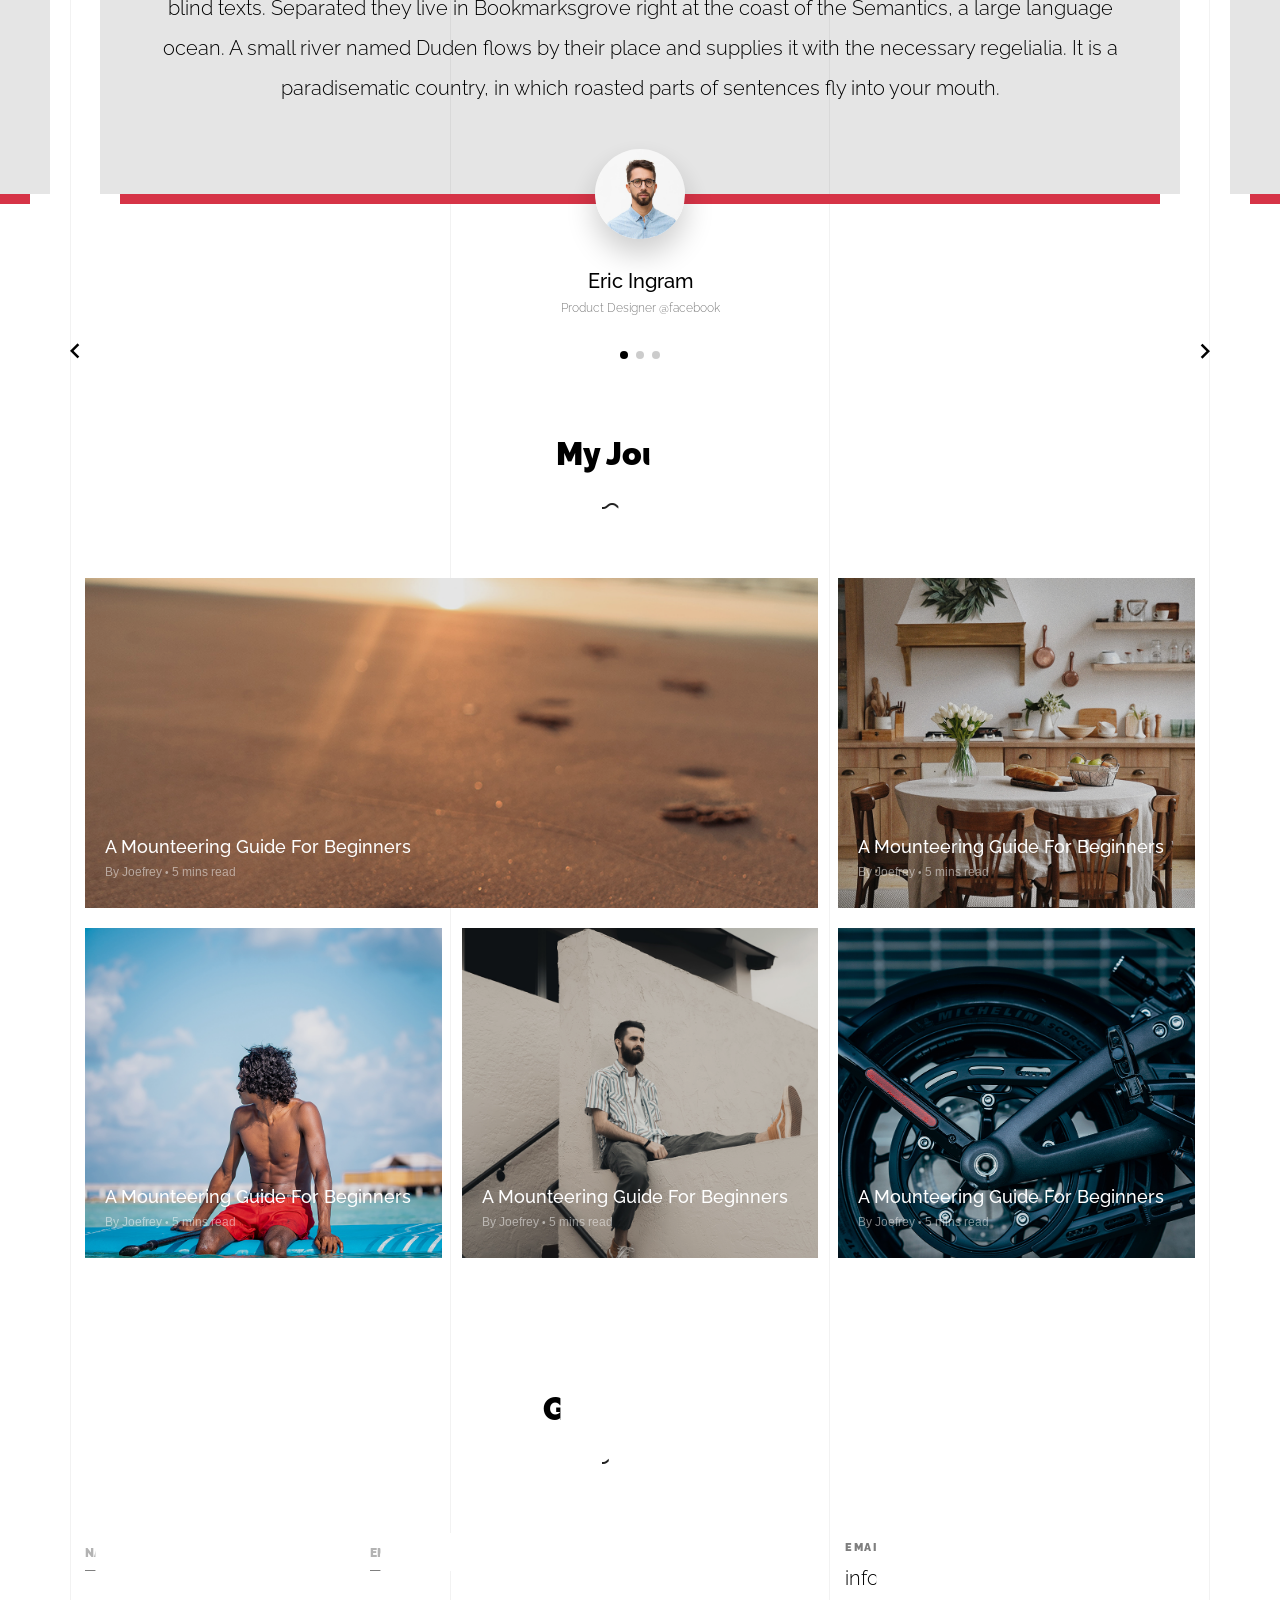
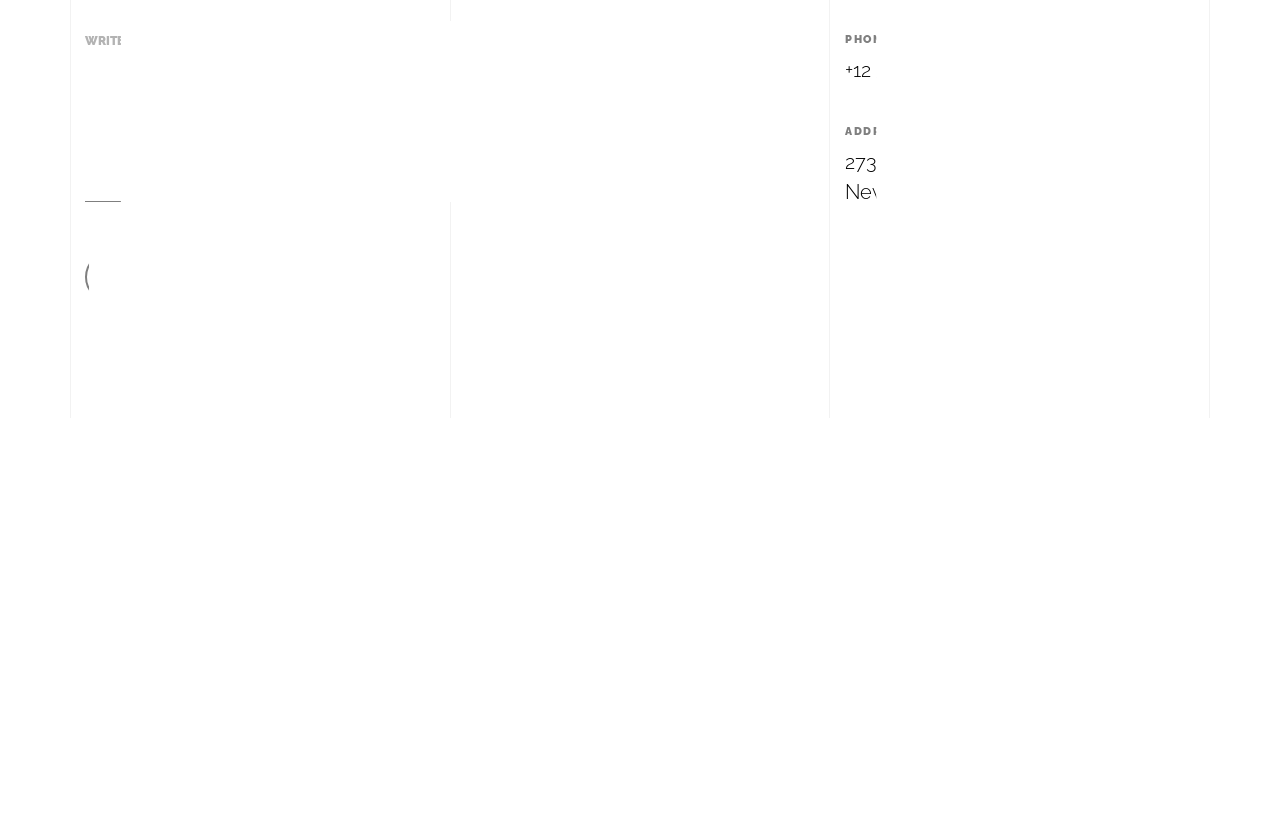
<file: light/index.html>
<!doctype html>
<html lang="en">
  <head>
    <title>Unfold &mdash; A onepage portfolio HTML template by Unslate.co</title>
    <meta charset="utf-8">
    <meta name="viewport" content="width=device-width, initial-scale=1, shrink-to-fit=no">
    
    <meta name="description" content="A onepage portfolio HTML template by Unslate.co">
    <meta name="keywords" content="html, css, javascript, jquery">
    <meta name="author" content="Unslate.co">

    <link rel="stylesheet" href="css/vendor/icomoon/style.css">
    <link rel="stylesheet" href="css/vendor/owl.carousel.min.css">
    <link rel="stylesheet" href="css/vendor/aos.css">
    <link rel="stylesheet" href="css/vendor/animate.min.css">
    <link rel="stylesheet" href="css/vendor/bootstrap.min.css">
    <link rel="stylesheet" href="css/vendor/jquery.fancybox.min.css">
    

    <!-- Theme Style -->
    <link rel="stylesheet" href="css/style.css">

  </head>
  <body data-spy="scroll" data-target=".site-nav-target" data-offset="200">

    <nav class="unslate_co--site-mobile-menu">
      <div class="close-wrap d-flex">
        <a href="#" class="d-flex ml-auto js-menu-toggle">
          <span class="close-label">Close</span>
          <div class="close-times">
            <span class="bar1"></span>
            <span class="bar2"></span>
          </div>
        </a>
      </div>
      <div class="site-mobile-inner"></div>
    </nav>


    <div class="unslate_co--site-wrap">

      <div class="unslate_co--site-inner">

        <div class="lines-wrap">
          <div class="lines-inner">
            <div class="lines"></div>
          </div>
        </div>
        <!-- END lines -->
      
      <nav class="unslate_co--site-nav site-nav-target">

        <div class="container">
        
          <div class="row align-items-center justify-content-between text-left">
            <div class="col-md-5 text-right">
              <ul class="site-nav-ul js-clone-nav text-left d-none d-lg-inline-block">
                <li class="has-children">
                  <a href="#home-section" class="nav-link">Home</a>
                  <ul class="dropdown">
                    <li>
                      <a href="index.html">Hero Image BG</a>
                    </li>
                    <li>
                      <a href="index-video.html">Video BG</a>
                    </li>
                    <li>
                      <a href="index-hero-slider.html">Hero Slider</a>
                    </li>
                    <li>
                      <a href="index-sidebar-menu.html">Sidebar Menu</a>
                    </li>
                    <li>
                      <a href="index-right-menu.html">Right Menu</a>
                    </li>
                  </ul>
                </li>
                <li><a href="#portfolio-section" class="nav-link">Portfolio</a></li>
                <li><a href="#about-section" class="nav-link">About</a></li>
                <li><a href="#services-section" class="nav-link">Services</a></li>
              </ul>
            </div>
            <div class="site-logo pos-absolute">
              <a href="index.html" class="unslate_co--site-logo">Unfold<span>.</span></a>
            </div>
            <div class="col-md-5 text-right text-lg-left">
              <ul class="site-nav-ul js-clone-nav text-left d-none d-lg-inline-block">
                <li><a href="#skills-section" class="nav-link">Skills</a></li>
                <li><a href="#testimonial-section" class="nav-link">Testimonial</a></li>
                <li><a href="#journal-section" class="nav-link">Journal</a></li>
                <li><a href="#contact-section" class="nav-link">Contact</a></li>
              </ul>

              <ul class="site-nav-ul-none-onepage text-right d-inline-block d-lg-none">
                <li><a href="#" class="js-menu-toggle">Menu</a></li>
              </ul>

            </div>
          </div>
        </div>

      </nav>
      <!-- END nav -->

      <div class="cover-v1 jarallax overlay" style="background-image: url('images/cover_bg_1.jpg');" id="home-section">
        <div class="container">
          <div class="row align-items-center">
              
            <div class="col-md-7 mx-auto text-center">
              <h1 class="heading gsap-reveal-hero text-white">Unfold</h1>
              <h2 class="subheading gsap-reveal-hero text-white">I’m Eric Woodman A Product Designer Based In San Francisco</h2>
            </div>

          </div>
        </div>


        <!-- dov -->
        <a href="#portfolio-section" class="mouse-wrap smoothscroll">
          <span class="mouse">
            <span class="scroll"></span>
          </span>
          <span class="mouse-label">Scroll</span>
        </a>

      </div>
      <!-- END .cover-v1 -->



      <div class="unslate_co--section" id="portfolio-section">
        <div class="container">
          
          
          <div class="relative"><div class="loader-portfolio-wrap"><div class="loader-portfolio dark"></div></div> </div>
          <div id="portfolio-single-holder"></div>

          <div class="portfolio-wrapper">

            <div class="d-flex align-items-center mb-4 gsap-reveal gsap-reveal-filter">
              <h2 class="mr-auto heading-h2">Portfolio</h2>
              
              <a href="#" class="text-black js-filter d-inline-block d-lg-none">Filter</a>
              
              <div class="filter-wrap">
                <div class="filter ml-auto" id="filters">
                  <a href="#" class="active" data-filter="*">All</a>
                  <a href="#" data-filter=".web">Web</a>
                  <a href="#" data-filter=".branding">Branding</a>
                  <a href="#" data-filter=".illustration">Illustration</a>
                  <a href="#" data-filter=".packaging">Packaging</a>
                </div>
              </div>

            </div>


            
            <div id="posts" class="row gutter-isotope-item">
              <div class="item web branding col-sm-6 col-md-6 col-lg-4 isotope-mb-2">
                <a href="portfolio-single-1.html" class="portfolio-item ajax-load-page isotope-item gsap-reveal-img" data-id="1">
                    <div class="overlay">
                      <span class="wrap-icon icon-link2"></span>
                      <div class="portfolio-item-content">
                        <h3>Shoe Rebranding</h3>
                        <p>web, branding</p>
                      </div>
                    </div>
                    <img src="images/work_1_md.jpg" class="lazyload  img-fluid" alt="Images" />
                  </a>
              </div>
              <div class="item branding packaging illustration col-sm-6 col-md-6 col-lg-4 isotope-mb-2 ">
                <a href="portfolio-single-3.html" class="portfolio-item ajax-load-page item-portrait isotope-item gsap-reveal-img" data-id="3">
                    <div class="overlay">
                      <span class="wrap-icon icon-link2"></span>
                      <div class="portfolio-item-content">
                        <h3>Reworking</h3>
                        <p>branding, packaging, illustration</p>
                      </div>
                    </div>
                    <img src="images/work_2_md.jpg" class="lazyload  img-fluid" alt="Images" />
                  </a>
              </div>

              <div class="item branding packaging col-sm-6 col-md-6 col-lg-4 isotope-mb-2">
                <a href="portfolio-single-4.html" class="portfolio-item isotope-item ajax-load-page gsap-reveal-img" data-id="4">
                    <div class="overlay">
                      <span class="wrap-icon icon-link2"></span>
                      <div class="portfolio-item-content">
                        <h3>Modern Building</h3>
                        <p>branding, packaging</p>
                      </div>
                    </div>
                    <img src="images/work_3_md.jpg" class="lazyload  img-fluid" alt="Images" />
                  </a>
              </div>

              <div class="item web packaging col-sm-6 col-md-6 col-lg-4 isotope-mb-2">

                <a href="images/work_4_full.jpg" class="portfolio-item isotope-item gsap-reveal-img" data-fancybox="gallery" data-caption="Watch">
                    <div class="overlay">
                      <span class="wrap-icon icon-photo2"></span>
                      <div class="portfolio-item-content">
                        <h3>Watch</h3>
                        <p>web, packaging</p>
                      </div>
                    </div>
                    <img src="images/work_4_full.jpg" class="lazyload  img-fluid" alt="Images" />
                  </a>

              </div>

              <div class="item illustration packaging col-sm-6 col-md-6 col-lg-4 isotope-mb-2">
                <a href="images/work_5_md.jpg" class="portfolio-item isotope-item gsap-reveal-img" data-fancybox="gallery" data-caption="Shoe Rebranding">
                    <div class="overlay">
                      <span class="wrap-icon icon-photo2"></span>
                      <div class="portfolio-item-content">
                        <h3>Shoe Rebranding</h3>
                        <p>illustration, packaging</p>
                      </div>
                    </div>
                    <img src="images/work_5_md.jpg" class="lazyload  img-fluid" alt="Images" />
                  </a>
              </div>

              <div class="item web branding col-sm-6 col-md-6 col-lg-4 isotope-mb-2">
                <a href="portfolio-single-2.html" class="portfolio-item ajax-load-page item-portrait isotope-item gsap-reveal-img" data-id="2">
                    <div class="overlay">
                      <span class="wrap-icon icon-link2"></span>
                      <div class="portfolio-item-content">
                        <h3>Reshape</h3>
                        <p>web, branding</p>
                      </div>
                    </div>
                    <img src="images/work_6_md.jpg" class="lazyload  img-fluid" alt="Images" />
                  </a>
              </div>

              <div class="item branding packaging col-sm-6 col-md-6 col-lg-4 isotope-mb-2">
                <a href="images/work_7_a_md.jpg" class="portfolio-item item-portrait isotope-item gsap-reveal-img" data-fancybox="gallery" data-caption="Modern Building">
                    <div class="overlay">
                      <span class="wrap-icon icon-photo2"></span>
                      <div class="portfolio-item-content">
                        <h3>Modern Building</h3>
                        <p>branding, packaging</p>
                      </div>
                    </div>
                    <img src="images/work_7_a_md.jpg" class="lazyload  img-fluid" alt="Images" />
                  </a>
              </div>

              <div class="item web branding col-sm-6 col-md-6 col-lg-4 isotope-mb-2">
                <a href="https://www.youtube.com/watch?v=mwtbEGNABWU" class="portfolio-item isotope-item gsap-reveal-img" data-fancybox="gallery" data-caption="Showreel 2019">
                    <div class="overlay">
                      <span class="wrap-icon icon-play_circle_filled"></span>
                      <div class="portfolio-item-content">
                        <h3>Showreel 2019</h3>
                        <p>web, branding</p>
                      </div>
                    </div>
                    <img src="images/work_8_md.jpg" class="lazyload  img-fluid" alt="Images" />
                  </a>
              </div>

              <div class="item web illustration col-sm-6 col-md-6 col-lg-4 isotope-mb-2">
                <a href="images/work_9_a_md.jpg" class="portfolio-item isotope-item gsap-reveal-img" data-fancybox="gallery" data-caption="Render Packaging">
                    <div class="overlay">
                      <span class="wrap-icon icon-photo2"></span>
                      <div class="portfolio-item-content">
                        <h3>Render Packaging</h3>
                        <p>web, illustration</p>
                      </div>
                    </div>
                    <img src="images/work_9_a_md.jpg" class="lazyload  img-fluid" alt="Images" />
                  </a>
              </div>

            </div>
            
          </div>


        </div>
      </div>



      <div class="unslate_co--section">
        <div class="container">
          <div class="owl-carousel logo-slider">
            <div class="logo-v1 gsap-reveal">
              <img src="images/logo-google.png" alt="Image" class="img-fluid">
            </div>
            <div class="logo-v1 gsap-reveal">
              <img src="images/logo-puma.png" alt="Image" class="img-fluid">
            </div>
            <div class="logo-v1 gsap-reveal">
              <img src="images/logo-paypal.png" alt="Image" class="img-fluid">
            </div>
            <div class="logo-v1 gsap-reveal">
              <img src="images/logo-adobe.png" alt="Image" class="img-fluid">
            </div>
          </div>
        </div>
      </div>


      <div class="unslate_co--section" id="about-section">
        <div class="container">
          
          <div class="section-heading-wrap text-center mb-5">
            <h2 class="heading-h2 text-center divider"><span class="gsap-reveal">About Me</span></h2>
            <span class="gsap-reveal"><img src="images/divider.png" alt="divider" width="76"></span>
          </div>
          

          <div class="row mt-5 justify-content-between">
            <div class="col-lg-7 mb-5 mb-lg-0" data-aos="fade-up">
              <figure class="dotted-bg gsap-reveal-img">
                <img src="images/about_me_pic.jpg" alt="Image" class="img-fluid">
              </figure>
            </div>
            <div class="col-lg-4 pr-lg-5">
              <h3 class="mb-4 heading-h3"><span class="gsap-reveal">We can make it together</span></h3>
              <p class="lead gsap-reveal">Far far away, behind the word mountains, far from the countries Vokalia and Consonantia, there <a href="#">live the blind</a> texts. </p>
              <p class="mb-4 gsap-reveal">A small river named Duden flows by their place and supplies it with the necessary regelialia. It is a paradisematic country, in which roasted parts of sentences fly into your mouth.</p>
              <p class="gsap-reveal"><a href="#" class="btn btn-outline-pill btn-custom-light">Download my CV</a></p>
            </div>
          </div>
        </div>
      </div>

      <div class="unslate_co--section" id="services-section">
        <div class="container">

          <div class="section-heading-wrap text-center mb-5">
            <h2 class="heading-h2 text-center divider">My Services</h2>
            <img src="images/divider.png" alt="divider" width="76">
          </div>

          <div class="row gutter-v3">
            <div class="col-md-6 col-lg-4 mb-4">
              <div class="feature-v1" data-aos="fade-up" data-aos-delay="0">
                <div class="wrap-icon mb-3">
                  <img src="images/svg/001-options.svg" alt="Image" width="45">
                </div>
                <h3>Digital <br> Strategy</h3>
                <p>A small river named Duden flows by their place and supplies it with the necessary regelialia. </p>
              </div> 
            </div>
            <div class="col-md-6 col-lg-4 mb-4">
              <div class="feature-v1" data-aos="fade-up" data-aos-delay="100">
                <div class="wrap-icon mb-3">
                  <img src="images/svg/002-chat.svg" alt="Icon" width="45">
                </div>
                <h3>Web <br> Design</h3>
                <p>A small river named Duden flows by their place and supplies it with the necessary regelialia. </p>
              </div> 
            </div>
            <div class="col-md-6 col-lg-4 mb-4">
              <div class="feature-v1" data-aos="fade-up" data-aos-delay="200">
                <div class="wrap-icon mb-3">
                  <img src="images/svg/003-contact-book.svg" alt="Image" class="img-fluid" width="45">
                </div>
                <h3>User <br> Experience</h3>
                <p>A small river named Duden flows by their place and supplies it with the necessary regelialia. </p>
              </div> 
            </div>

            <div class="col-md-6 col-lg-4 mb-4">
              <div class="feature-v1" data-aos="fade-up" data-aos-delay="0">
                <div class="wrap-icon mb-3">
                  <img src="images/svg/004-percentage.svg" alt="Image" width="45">
                </div>
                <h3>Web <br> Development</h3>
                <p>A small river named Duden flows by their place and supplies it with the necessary regelialia. </p>
              </div> 
            </div>
            <div class="col-md-6 col-lg-4 mb-4">
              <div class="feature-v1" data-aos="fade-up" data-aos-delay="100">
                <div class="wrap-icon mb-3">
                  <img src="images/svg/006-goal.svg" alt="Image" width="45">
                </div>
                <h3>WordPress <br> Solutions</h3>
                <p>A small river named Duden flows by their place and supplies it with the necessary regelialia. </p>
              </div> 
            </div>
            <div class="col-md-6 col-lg-4 mb-4">
              <div class="feature-v1" data-aos="fade-up" data-aos-delay="200">
                <div class="wrap-icon mb-3">
                  <img src="images/svg/005-line-chart.svg" alt="Image" width="45">
                </div>
                <h3>Mobile <br> Applications</h3>
                <p>A small river named Duden flows by their place and supplies it with the necessary regelialia. </p>
              </div> 
            </div>

          </div>

        </div>
      </div>

      <div class="unslate_co--section section-counter" id="skills-section">
        <div class="container">
          <div class="section-heading-wrap text-center mb-5">
            <h2 class="heading-h2 text-center divider"><span class="gsap-reveal">My Skills</span></h2>
            <span class="gsap-reveal"><img src="images/divider.png" alt="divider" width="76"></span>
          </div>


          <div class="row pt-5">
            <div class="col-6 col-sm-6 mb-5 mb-lg-0 col-md-6 col-lg-3" data-aos="fade-up" data-aos-delay="0">
              <div class="counter-v1 text-center">
                <span class="number-wrap">
                  <span class="number number-counter" data-number="90">0</span>
                  <span class="append-text">%</span>
                </span>
                <span class="counter-label">WordPress</span>
              </div>
            </div>
            <div class="col-6 col-sm-6 mb-5 mb-lg-0 col-md-6 col-lg-3" data-aos="fade-up" data-aos-delay="100">
              <div class="counter-v1 text-center">
                <span class="number-wrap">
                  <span class="number number-counter" data-number="99">0</span>
                  <span class="append-text">%</span>
                </span>
                <span class="counter-label">HTML/CSS</span>
              </div>
            </div>
            <div class="col-6 col-sm-6 mb-5 mb-lg-0 col-md-6 col-lg-3" data-aos="fade-up" data-aos-delay="200">
              <div class="counter-v1 text-center">
                <span class="number-wrap">
                  <span class="number number-counter" data-number="95">0</span>
                  <span class="append-text">%</span>
                </span>
                <span class="counter-label">jQuery</span>
              </div>
            </div>
            <div class="col-6 col-sm-6 mb-5 mb-lg-0 col-md-6 col-lg-3" data-aos="fade-up" data-aos-delay="300">
              <div class="counter-v1 text-center">
                <span class="number-wrap">
                  <span class="number number-counter" data-number="100">0</span>
                  <span class="append-text">%</span>
                </span>
                <span class="counter-label">Design</span>
              </div>
            </div>
          </div>
        </div>
      </div>
      <!-- END .counter -->

      <div class="unslate_co--section" id="testimonial-section">
        <div class="container">
          <div class="section-heading-wrap text-center mb-5">
            <h2 class="heading-h2 text-center divider"><span class="gsap-reveal">My Happy Clients</span></h2>
            <span class="gsap-reveal"><img src="images/divider.png" alt="divider" width="76"></span>
          </div>
        </div>

        <div class="owl-carousel testimonial-slider">
          <div>
            <div class="testimonial-v1">
              <div class="testimonial-inner-bg">
                <span class="quote">&ldquo;</span>
                <blockquote>
                  Far far away, behind the word mountains, far from the countries Vokalia and Consonantia, there live the blind texts. Separated they live in Bookmarksgrove right at the coast of the Semantics, a large language ocean. A small river named Duden flows by their place and supplies it with the necessary regelialia. It is a paradisematic country, in which roasted parts of sentences fly into your mouth.
                </blockquote>
              </div>
              
              <div class="testimonial-author-info">
                <img src="images/person_man_1.jpg" alt="Image">
                <h3>Eric Ingram</h3>
                <span class="d-block position">Product Designer @facebook</span>
              </div>

            </div>
          </div>
          <div>
            <div class="testimonial-v1">
              <div class="testimonial-inner-bg">
                <span class="quote">&ldquo;</span>
                <blockquote>
                  Far far away, behind the word mountains, far from the countries Vokalia and Consonantia, there live the blind texts. Separated they live in Bookmarksgrove right at the coast of the Semantics, a large language ocean. A small river named Duden flows by their place and supplies it with the necessary regelialia. It is a paradisematic country, in which roasted parts of sentences fly into your mouth.
                </blockquote>
              </div>
              
              <div class="testimonial-author-info">
                <img src="images/person_man_2.jpg" alt="Image">
                <h3>Ryan Mullins</h3>
                <span class="d-block position">Product Designer @Shopify</span>
              </div>

            </div>
          </div>
          <div>
            <div class="testimonial-v1">
              <div class="testimonial-inner-bg">
                <span class="quote">&ldquo;</span>
                <blockquote>
                  Far far away, behind the word mountains, far from the countries Vokalia and Consonantia, there live the blind texts. Separated they live in Bookmarksgrove right at the coast of the Semantics, a large language ocean. A small river named Duden flows by their place and supplies it with the necessary regelialia. It is a paradisematic country, in which roasted parts of sentences fly into your mouth.
                </blockquote>
              </div>
              
              <div class="testimonial-author-info">
                <img src="images/person_woman_1.jpg" alt="Image">
                <h3>Erica Miller</h3>
                <span class="d-block position">Product Designer @Twitter</span>
              </div>

            </div>
          </div>
        </div>

      </div>
      <!-- END testimonial -->

      <div class="unslate_co--section" id="journal-section">
        <div class="container">
          <div class="section-heading-wrap text-center mb-5">
            <h2 class="heading-h2 text-center divider"><span class="gsap-reveal">My Journal</span></h2>
            <span class="gsap-reveal"><img src="images/divider.png" alt="divider" width="76"></span>
          </div>

          
          <div class="row gutter-v4 align-items-stretch">
            <div class="col-sm-6 col-md-6 col-lg-8 blog-post-entry" data-aos="fade-up" data-aos-delay="0">

              <a href="blog-single.html" class="grid-item blog-item w-100 h-100">
                <div class="overlay">
                  <div class="portfolio-item-content">
                    <h3>A Mounteering Guide For Beginners</h3>
                    <p class="post-meta">By Joefrey <span class="small">&bullet;</span> 5 mins read</p>
                  </div>
                </div>
                <img src="images/post_1.jpg" class="lazyload" alt="Image" />
              </a>


            </div>
            <div class="col-sm-6 col-md-6 col-lg-4 blog-post-entry" data-aos="fade-up" data-aos-delay="100">
              <a href="blog-single.html" class="grid-item blog-item w-100 h-100">
                <div class="overlay">
                  <div class="portfolio-item-content">
                    <h3>A Mounteering Guide For Beginners</h3>
                    <p class="post-meta">By Joefrey <span class="small">&bullet;</span> 5 mins read</p>
                  </div>
                </div>
                <img src="images/post_2.jpg" class="lazyload" alt="Image" />
              </a>
            </div>


            <div class="col-sm-6 col-md-6 col-lg-4 blog-post-entry" data-aos="fade-up" data-aos-delay="0">

              <a href="blog-single.html" class="grid-item blog-item w-100 h-100">
                <div class="overlay">
                  <div class="portfolio-item-content">
                    <h3>A Mounteering Guide For Beginners</h3>
                    <p class="post-meta">By Joefrey <span class="small">&bullet;</span> 5 mins read</p>
                  </div>
                </div>
                <img src="images/post_3.jpg" class="lazyload" alt="Image" />
              </a>


            </div>
            <div class="col-sm-6 col-md-6 col-lg-4 blog-post-entry" data-aos="fade-up" data-aos-delay="100">
              <a href="blog-single.html" class="grid-item blog-item w-100 h-100">
                <div class="overlay">
                  <div class="portfolio-item-content">
                    <h3>A Mounteering Guide For Beginners</h3>
                    <p class="post-meta">By Joefrey <span class="small">&bullet;</span> 5 mins read</p>
                  </div>
                </div>
                <img src="images/post_4.jpg" class="lazyload" alt="Image" />
              </a>
            </div>

            <div class="col-sm-6 col-md-6 col-lg-4 blog-post-entry" data-aos="fade-up" data-aos-delay="200">
              <a href="blog-single.html" class="grid-item blog-item w-100 h-100">
                <div class="overlay">
                  <div class="portfolio-item-content">
                    <h3>A Mounteering Guide For Beginners</h3>
                    <p class="post-meta">By Joefrey <span class="small">&bullet;</span> 5 mins read</p>
                  </div>
                </div>
                <img src="images/post_5.jpg" class="lazyload" alt="Image" />
              </a>
            </div>


          </div>

        </div>
      </div>
      <!-- END blog posts -->


      <div class="unslate_co--section" id="contact-section">
        <div class="container">
          <div class="section-heading-wrap text-center mb-5">
            <h2 class="heading-h2 text-center divider"><span class="gsap-reveal">Get In Touch</span></h2>
            <span class="gsap-reveal"><img src="images/divider.png" alt="divider" width="76"></span>
          </div>


          <div class="row justify-content-between">
            
            <div class="col-md-6">
              <form method="post" class="form-outline-style-v1" id="contactForm">
                <div class="form-group row mb-0">

                  <div class="col-lg-6 form-group gsap-reveal">
                    <label for="name">Name</label>
                    <input name="name" type="text" class="form-control" id="name">
                  </div>
                  <div class="col-lg-6 form-group gsap-reveal">
                    <label for="email">Email</label>
                    <input name="email" type="email" class="form-control" id="email">
                  </div>
                  <div class="col-lg-12 form-group gsap-reveal">
                    <label for="message">Write your message...</label>
                    <textarea name="message" id="message" cols="30" rows="7" class="form-control"></textarea>
                  </div>
                </div>
                <div class="form-group row gsap-reveal">
                    <div class="col-md-12 d-flex align-items-center">
                      <input type="submit" class="btn btn-outline-pill btn-custom-light mr-3" value="Send Message">
                      <span class="submitting"></span>
                    </div>
                  </div>
              </form>
              <div id="form-message-warning" class="mt-4"></div> 
              <div id="form-message-success">
                Your message was sent, thank you!
              </div>

            </div>

            <div class="col-md-4">
              <div class="contact-info-v1">
                <div class="gsap-reveal d-block">
                  <span class="d-block contact-info-label">Email</span>
                  <a href="#" class="contact-info-val">info@unslate.co</a>
                </div>
                <div class="gsap-reveal d-block">
                  <span class="d-block contact-info-label">Phone</span>
                  <a href="#" class="contact-info-val">+12 345 6789 012</a>
                </div>
                <div class="gsap-reveal d-block">
                  <span class="d-block contact-info-label">Address</span>
                  <address class="contact-info-val">273 South Riverview Rd. <br> New York, NY 10011</address>
                </div>
              </div>
            </div>

          </div>
        </div>
      </div>
      </div> 

      <footer class="unslate_co--footer unslate_co--section">
        <div class="container">
          <div class="row justify-content-center">
            <div class="col-md-7">
              
              <div class="footer-site-logo"><a href="#">Unfold<span>.</span></a></div>

              <ul class="footer-site-social">
                <li><a href="#">Facebook</a></li>
                <li><a href="#">Twitter</a></li>
                <li><a href="#">Instagram</a></li>
                <li><a href="#">Dribbble</a></li>
                <li><a href="#">Behance</a></li>
              </ul>

              <p class="site-copyright">
                <small>&copy; 2020 <a href="#">Unfold  </a>. All Rights Reserved. Design with <span class="icon-heart text-danger"></span> by <a href="#">Unslate.co</a>.</small>
              </p>

            </div>
          </div>
        </div>
      </footer>

      
    </div>

    <!-- Loader -->
    <div id="unslate_co--overlayer"></div>
    <div class="site-loader-wrap">
      <div class="site-loader dark"></div>
    </div>

    <script src="js/scripts-dist.js"></script>
    <script src="js/main.js"></script>

    <!-- Global site tag (gtag.js) - Google Analytics -->
<script async src="https://www.googletagmanager.com/gtag/js?id=UA-157808202-1"></script>
<script>
  window.dataLayer = window.dataLayer || [];
  function gtag(){dataLayer.push(arguments);}
  gtag('js', new Date());

  gtag('config', 'UA-157808202-1');
</script>

  </body>
</html>
</file>
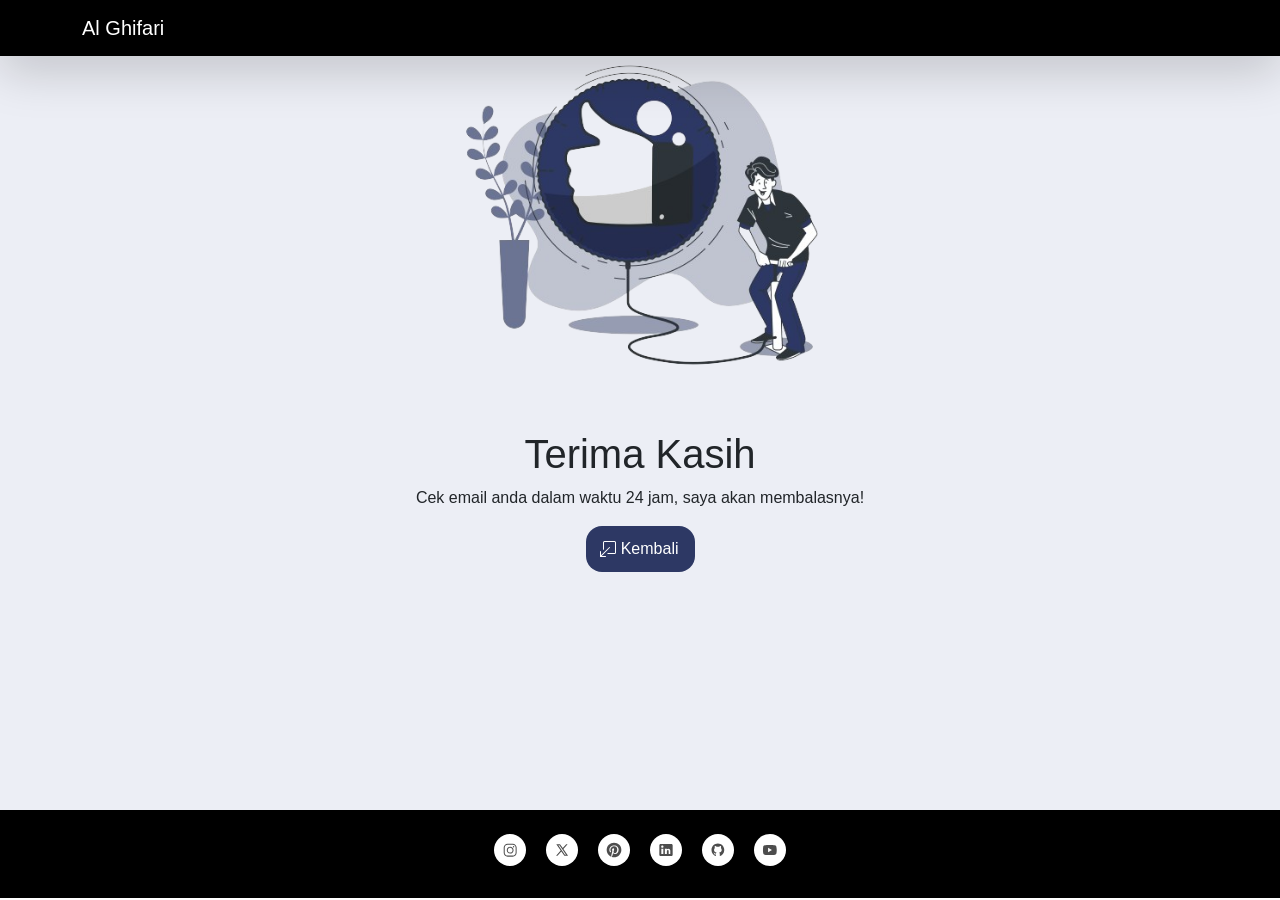
<file: thankyou.html>
<!DOCTYPE html>
<html lang="en">
  <head>
    <meta charset="utf-8" />
    <meta name="viewport" content="width=device-width, initial-scale=1" />
    <title>Terima Kasih</title>
    <link rel="icon" href="img/pixelcut-export.ico">

    <!-- bootstrap -->
    <link href="https://cdn.jsdelivr.net/npm/bootstrap@5.3.3/dist/css/bootstrap.min.css" rel="stylesheet" integrity="sha384-QWTKZyjpPEjISv5WaRU9OFeRpok6YctnYmDr5pNlyT2bRjXh0JMhjY6hW+ALEwIH" crossorigin="anonymous" />

    <!-- my css -->
    <link rel="stylesheet" href="style.css"></link>

    <!-- bootstrap icons -->
    <link rel="stylesheet" href="https://cdn.jsdelivr.net/npm/bootstrap-icons@1.11.3/font/bootstrap-icons.min.css">
  </head>
  <body>
    <!-- navbar -->
    <nav class="navbar navbar-expand-lg navbar-dark shadow-lg fixed-top" >
      <div class="container">
        <a class="navbar-brand" href="/index.html">Al Ghifari</a>
      </div>
    </nav>
    <!-- end navbar -->

    <!-- thankyou -->
    <section id="thankyou" class="jumbotron text-center align-middle justify-content-center">
        <img class="img-fluid" src="img/Appreciation-bro.png" alt="thankyou" width="430" />
      <h1>Terima Kasih</h1>
      <p>Cek email anda dalam waktu 24 jam, saya akan membalasnya!</p>
      <a href="/index.html" style="text-decoration: none;">
        <button class="animated-button">
        <div class="svg-wrapper-1">
          <div class="svg-wrapper">
            <svg id="back" xmlns="http://www.w3.org/2000/svg" width="16" height="16" fill="currentColor" class="bi bi-box-arrow-down-left" viewBox="0 0 16 16">
              <path fill-rule="evenodd" d="M7.364 12.5a.5.5 0 0 0 .5.5H14.5a1.5 1.5 0 0 0 1.5-1.5v-10A1.5 1.5 0 0 0 14.5 0h-10A1.5 1.5 0 0 0 3 1.5v6.636a.5.5 0 1 0 1 0V1.5a.5.5 0 0 1 .5-.5h10a.5.5 0 0 1 .5.5v10a.5.5 0 0 1-.5.5H7.864a.5.5 0 0 0-.5.5"/>
              <path fill-rule="evenodd" d="M0 15.5a.5.5 0 0 0 .5.5h5a.5.5 0 0 0 0-1H1.707l8.147-8.146a.5.5 0 0 0-.708-.708L1 14.293V10.5a.5.5 0 0 0-1 0z"/>
            </svg>
          </div>
        </div>
        <span>Kembali</span>
      </button>
      </a>
    </section>
    <!-- end thankyou -->

    <!-- footer -->
    <footer class="text-white pb-3 pt-4">
      <div class="container">
        <div class="row justify-content-center">
          <ul class="example-1">
            <li class="icon-content">
              <a class="link" data-social="instagram" aria-label="Instagram" href="https://www.instagram.com/al6hifari/">
                <svg xml:space="preserve" viewBox="0 0 47 47" version="1.1">
                  <path fill="currentColor" d="M 16.5 5 C 10.16639 5 5 10.16639 5 16.5 L 5 31.5 C 5 37.832757 10.166209 43 16.5 43 L 31.5 43 C 37.832938 43 43 37.832938 43 31.5 L 43 16.5 C 43 10.166209 37.832757 5 31.5 5 L 16.5 5 z M 16.5 8 L 31.5 8 C 36.211243 8 40 11.787791 40 16.5 L 40 31.5 C 40 36.211062 36.211062 40 31.5 40 L 16.5 40 C 11.787791 40 8 36.211243 8 31.5 L 8 16.5 C 8 11.78761 11.78761 8 16.5 8 z M 34 12 C 32.895 12 32 12.895 32 14 C 32 15.105 32.895 16 34 16 C 35.105 16 36 15.105 36 14 C 36 12.895 35.105 12 34 12 z M 24 14 C 18.495178 14 14 18.495178 14 24 C 14 29.504822 18.495178 34 24 34 C 29.504822 34 34 29.504822 34 24 C 34 18.495178 29.504822 14 24 14 z M 24 17 C 27.883178 17 31 20.116822 31 24 C 31 27.883178 27.883178 31 24 31 C 20.116822 31 17 27.883178 17 24 C 17 20.116822 20.116822 17 24 17 z"></path>
                </svg>
              </a>
              <div class="tooltip">Instagram</div>
            </li>
            <li class="icon-content">
              <a class="link" data-social="twitter" aria-label="Twitter" href="https://twitter.com/al_6hifar">
                <svg xml:space="preserve" viewBox="0 0 30 30" version="1.1">
                  <path fill="currentColor" d="M26.37,26l-8.795-12.822l0.015,0.012L25.52,4h-2.65l-6.46,7.48L11.28,4H4.33l8.211,11.971L12.54,15.97L3.88,26h2.65 l7.182-8.322L19.42,26H26.37z M10.23,6l12.34,18h-2.1L8.12,6H10.23z"></path>
                </svg>
              </a>
              <div class="tooltip">Twitter</div>
            </li>
            <li class="icon-content">
              <a class="link" data-social="pinterest" aria-label="Pinterest" href="https://id.pinterest.com/alghifarimuhammad165/">
                <svg xml:space="preserve" viewBox="0 0 100 100" version="1.1">
                  <path fill="currentColor" d="M83,17.8C74.5,8.9,63.4,4.3,50,4.1C37.7,4.2,26.8,8.6,17.9,17.3C8.9,26,4.3,37,4.1,50c0,0,0,0,0,0c0,9.1,2.5,17.4,7.4,24.9  c4.9,7.4,11.6,13.2,20.1,17.1c0.3,0.1,0.7,0.1,1-0.1c0.3-0.2,0.5-0.5,0.5-0.8l0-4.9c0.1-2.1,0.7-5.3,1.7-9.5c1-4,1.7-6.7,1.9-7.6  c0.7-3,1.7-7.2,3-12.6c0.1-0.2,0-0.5-0.1-0.7c-0.4-0.8-1-2.6-1.5-6.6c0.1-2.7,0.8-5.2,2.1-7.3c1.2-2,3.1-3.1,5.7-3.5  c2,0.1,4.7,0.8,5.1,5.9c-0.1,1.8-0.8,4.5-1.9,8.1c-1.2,3.8-1.9,6.3-2.1,7.6c-0.7,2.5-0.2,4.8,1.5,6.8c1.6,1.9,3.8,2.9,6.5,3.1  c4.3-0.1,8.1-2.6,11.2-7.5c1.7-3,2.9-6.3,3.5-9.7c0.7-3.4,0.7-7.1,0-10.8c-0.7-3.8-2.2-7.1-4.5-9.8c0,0-0.1-0.1-0.1-0.1  c-4.3-3.7-9.5-5.3-15.6-5c-6,0.4-11.3,2.6-15.9,6.6c-2.9,3.2-4.8,7.1-5.7,11.6c-0.9,4.6,0,9.1,2.6,13.3c0.3,0.5,0.5,0.8,0.6,1  c0,0.3,0,1-0.5,2.8c-0.5,1.8-0.9,2.2-0.9,2.2c0,0-0.1,0-0.1,0.1c0,0-0.2,0-0.4-0.1c-2.2-1-3.9-2.4-5.2-4.2c-1.3-1.9-2.1-4-2.5-6.3  c-0.3-2.5-0.4-5-0.3-7.5c0.2-2.5,0.7-5.1,1.4-7.7c3-6.9,8.5-11.9,16.3-14.8c7.8-2.9,16-3.2,24.3-0.8c6.5,2.8,11,7.4,13.6,13.7  c2.5,6.4,2.8,13.4,0.8,20.8c-2.2,7.1-6.4,12.4-12.1,15.7c-5.6,2.8-10.8,3-15.7,0.7c-1.8-1.1-3.1-2.3-3.9-3.5c-0.2-0.3-0.6-0.5-1-0.5  c-0.4,0.1-0.7,0.3-0.8,0.7c-0.7,2.7-1.3,4.7-1.6,6.2c-1.4,5.4-2.6,9.2-3.4,11c-0.8,1.6-1.6,3.1-2.4,4.3c-0.2,0.3-0.2,0.6-0.1,0.9  s0.3,0.5,0.6,0.6c4.3,1.3,8.7,2,13,2c12.4-0.1,23.2-4.6,32.1-13.4C91.1,73.9,95.8,62.9,96,50C95.9,37.5,91.5,26.7,83,17.8z"
                  ></path>
                </svg>
              </a>
              <div class="tooltip">Pinterest</div>
            </li>
            <li class="icon-content">
              <a class="link" data-social="linkedin" aria-label="LinkedIn" href="https://www.linkedin.com/in/muhammad-al-ghifari-1200b627a/">
                <svg xml:space="preserve" viewBox="0 0 24 24" version="1.1">
                  <path fill="currentColor" d="M20,3H4C2.89,3,2,3.89,2,5v14c0,1.11,0.89,2,2,2h16c1.11,0,2-0.89,2-2V5C22,3.89,21.11,3,20,3z M8,18H5v-8h3V18z M6.5,8.75c-0.97,0-1.75-0.78-1.75-1.75S5.53,5.25,6.5,5.25S8.25,6.03,8.25,7S7.47,8.75,6.5,8.75z M19,18h-3v-4.89c0-0.78-0.84-1.36-1.57-1.03  c-0.71,0.33-1.13,1.11-1.13,1.89V18h-3v-8h3v1.2c0.44-0.67,1.23-1.2,2.13-1.2c1.72,0,3,1.39,3,3.09V18z"></path>
                </svg>
              </a>
              <div class="tooltip">LinkedIn</div>
            </li>
            <li class="icon-content">
              <a class="link" data-social="github" aria-label="Github" href="https://github.com/theycallmeghifar">
                 <svg xml:space="preserve" viewBox="0 0 65 65" version="1.1">
                   <path fill="currentColor" d="M32,6c-14.359,0 -26,11.641 -26,26c0,12.277 8.512,22.56 19.955,25.286c-0.592,-0.141 -1.179,-0.299 -1.755,-0.479v-5.957c0,0 -0.975,0.325 -2.275,0.325c-3.637,0 -5.148,-3.245 -5.525,-4.875c-0.229,-0.993 -0.827,-1.934 -1.469,-2.509c-0.767,-0.684 -1.126,-0.686 -1.131,-0.92c-0.01,-0.491 0.658,-0.471 0.975,-0.471c1.625,0 2.857,1.729 3.429,2.623c1.417,2.207 2.938,2.577 3.721,2.577c0.975,0 1.817,-0.146 2.397,-0.426c0.268,-1.888 1.108,-3.57 2.478,-4.774c-6.097,-1.219 -10.4,-4.716 -10.4,-10.4c0,-2.928 1.175,-5.619 3.133,-7.792c-0.2,-0.567 -0.533,-1.714 -0.533,-3.583c0,-1.235 0.086,-2.751 0.65,-4.225c0,0 3.708,0.026 7.205,3.338c1.614,-0.47 3.341,-0.738 5.145,-0.738c1.804,0 3.531,0.268 5.145,0.738c3.497,-3.312 7.205,-3.338 7.205,-3.338c0.567,1.474 0.65,2.99 0.65,4.225c0,2.015 -0.268,3.19 -0.432,3.697c1.898,2.153 3.032,4.802 3.032,7.678c0,5.684 -4.303,9.181 -10.4,10.4c1.628,1.43 2.6,3.513 2.6,5.85v8.557c-0.576,0.181 -1.162,0.338 -1.755,0.479c11.443,-2.726 19.955,-13.009 19.955,-25.286c0,-14.359 -11.641,-26 -26,-26zM33.813,57.93c-0.599,0.042 -1.203,0.07 -1.813,0.07c0.61,0 1.213,-0.029 1.813,-0.07zM37.786,57.346c-1.164,0.265 -2.357,0.451 -3.575,0.554c1.218,-0.103 2.411,-0.29 3.575,-0.554zM32,58c-0.61,0 -1.214,-0.028 -1.813,-0.07c0.6,0.041 1.203,0.07 1.813,0.07zM29.788,57.9c-1.217,-0.103 -2.411,-0.289 -3.574,-0.554c1.164,0.264 2.357,0.451 3.574,0.554z"/>
                 </svg>              
              </a>
              <div class="tooltip">Github</div>
             </li>
             <li class="icon-content">
                <a class="link" data-social="youtube" aria-label="YouTube" href="https://www.youtube.com/channel/UCktRxafBUKdwPXcU1XeAr1Q">
                   <svg xml:space="preserve" viewBox="0 0 50 50" version="1.1">
                     <path fill="currentColor" d="M 44.898438 14.5 C 44.5 12.300781 42.601563 10.699219 40.398438 10.199219 C 37.101563 9.5 31 9 24.398438 9 C 17.800781 9 11.601563 9.5 8.300781 10.199219 C 6.101563 10.699219 4.199219 12.199219 3.800781 14.5 C 3.398438 17 3 20.5 3 25 C 3 29.5 3.398438 33 3.898438 35.5 C 4.300781 37.699219 6.199219 39.300781 8.398438 39.800781 C 11.898438 40.5 17.898438 41 24.5 41 C 31.101563 41 37.101563 40.5 40.601563 39.800781 C 42.800781 39.300781 44.699219 37.800781 45.101563 35.5 C 45.5 33 46 29.398438 46.101563 25 C 45.898438 20.5 45.398438 17 44.898438 14.5 Z M 19 32 L 19 18 L 31.199219 25 Z"/>
                   </svg>              
                </a>
                <div class="tooltip">YouTube</div>
              </li>            
          </ul>
        </div>
      </div>
    </footer>   
    <!-- end footer -->

    <script src="script.js"></script>
    <script src="https://cdn.jsdelivr.net/npm/bootstrap@5.3.3/dist/js/bootstrap.bundle.min.js" integrity="sha384-YvpcrYf0tY3lHB60NNkmXc5s9fDVZLESaAA55NDzOxhy9GkcIdslK1eN7N6jIeHz" crossorigin="anonymous"></script>
  </body>
</html>
</file>
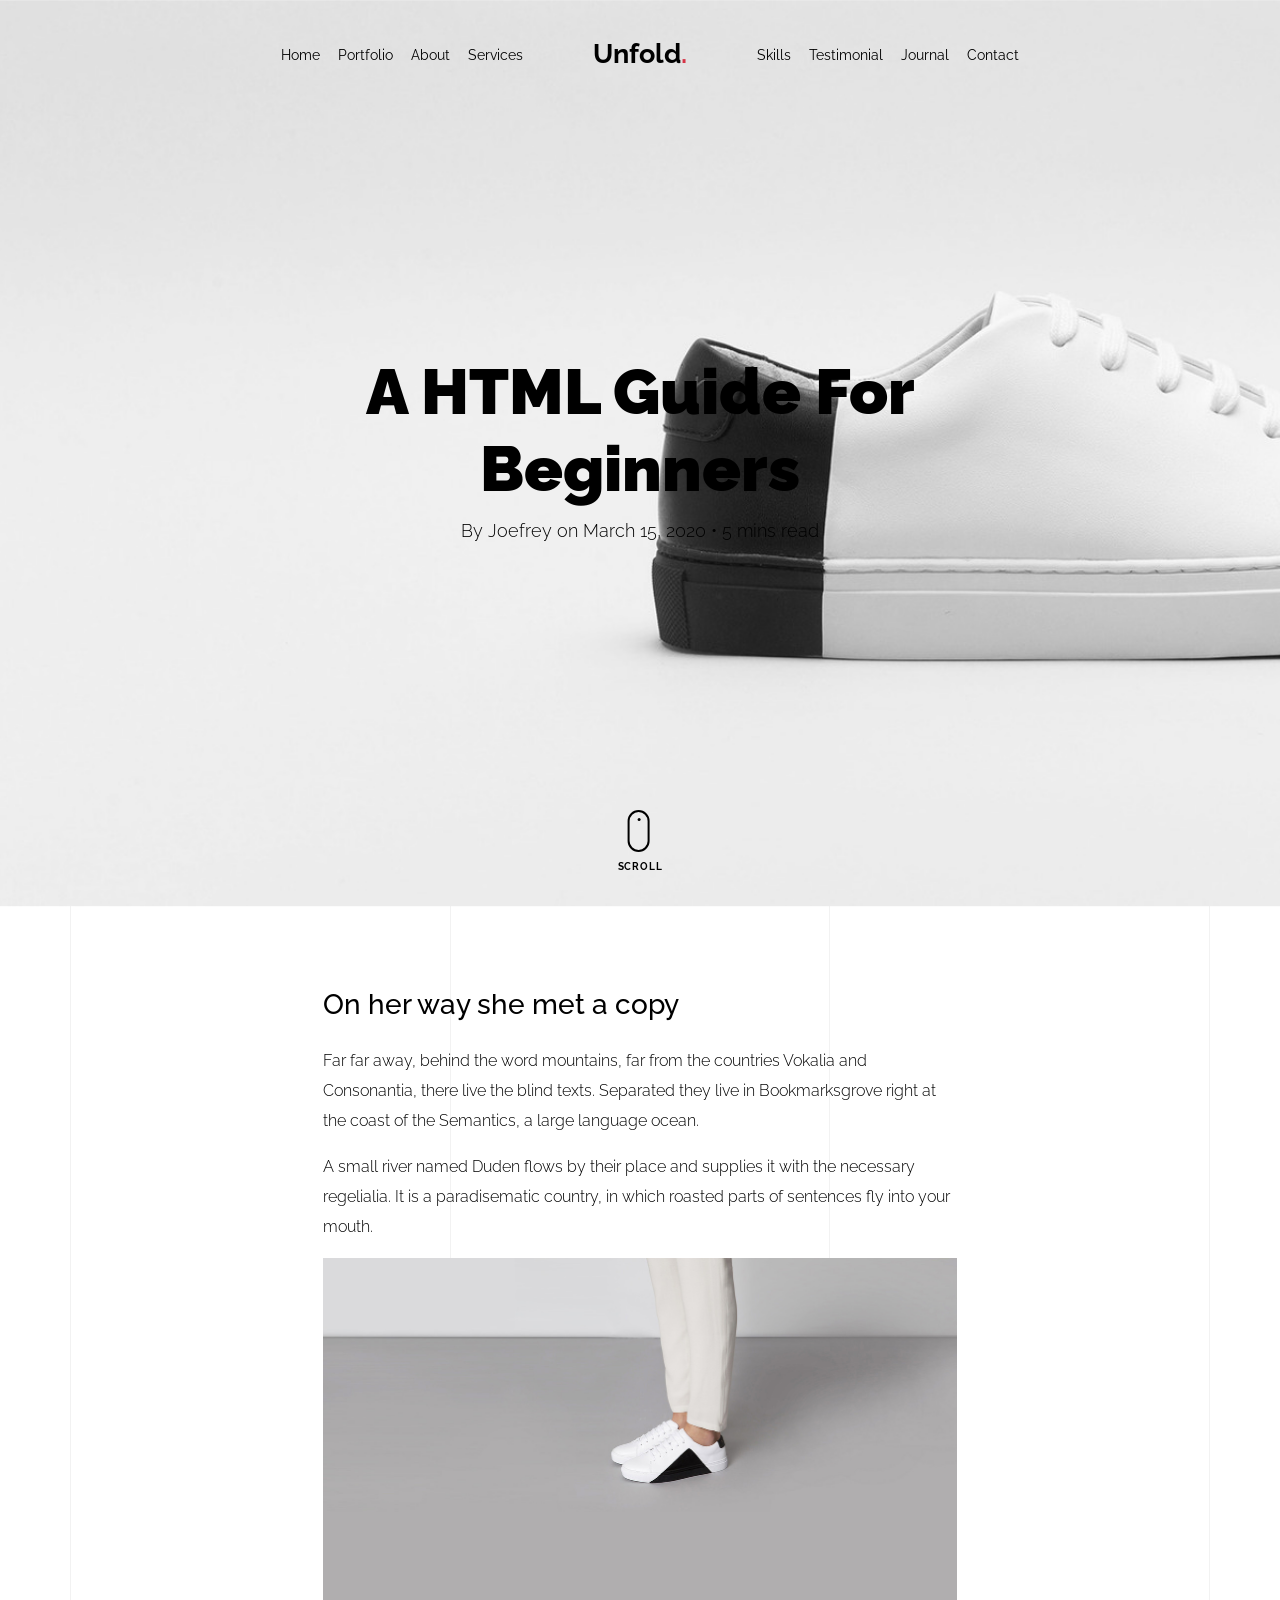
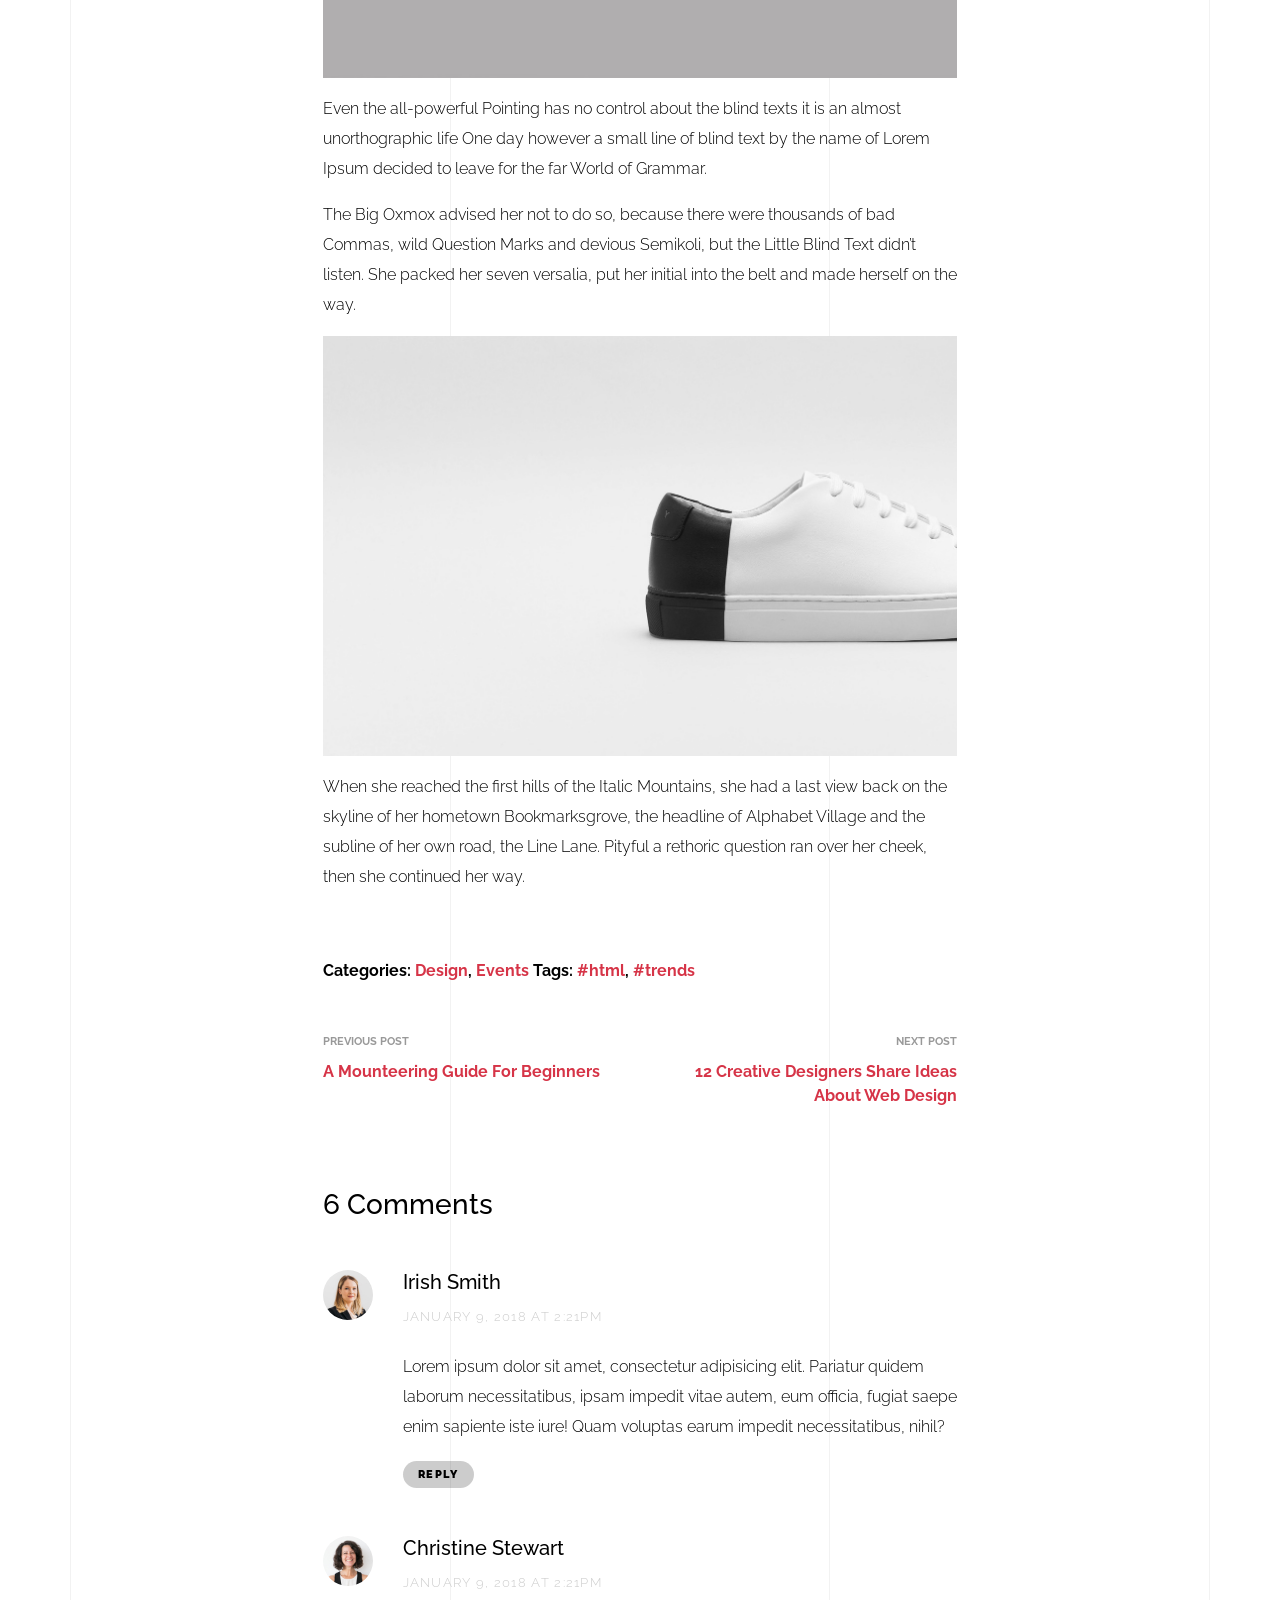
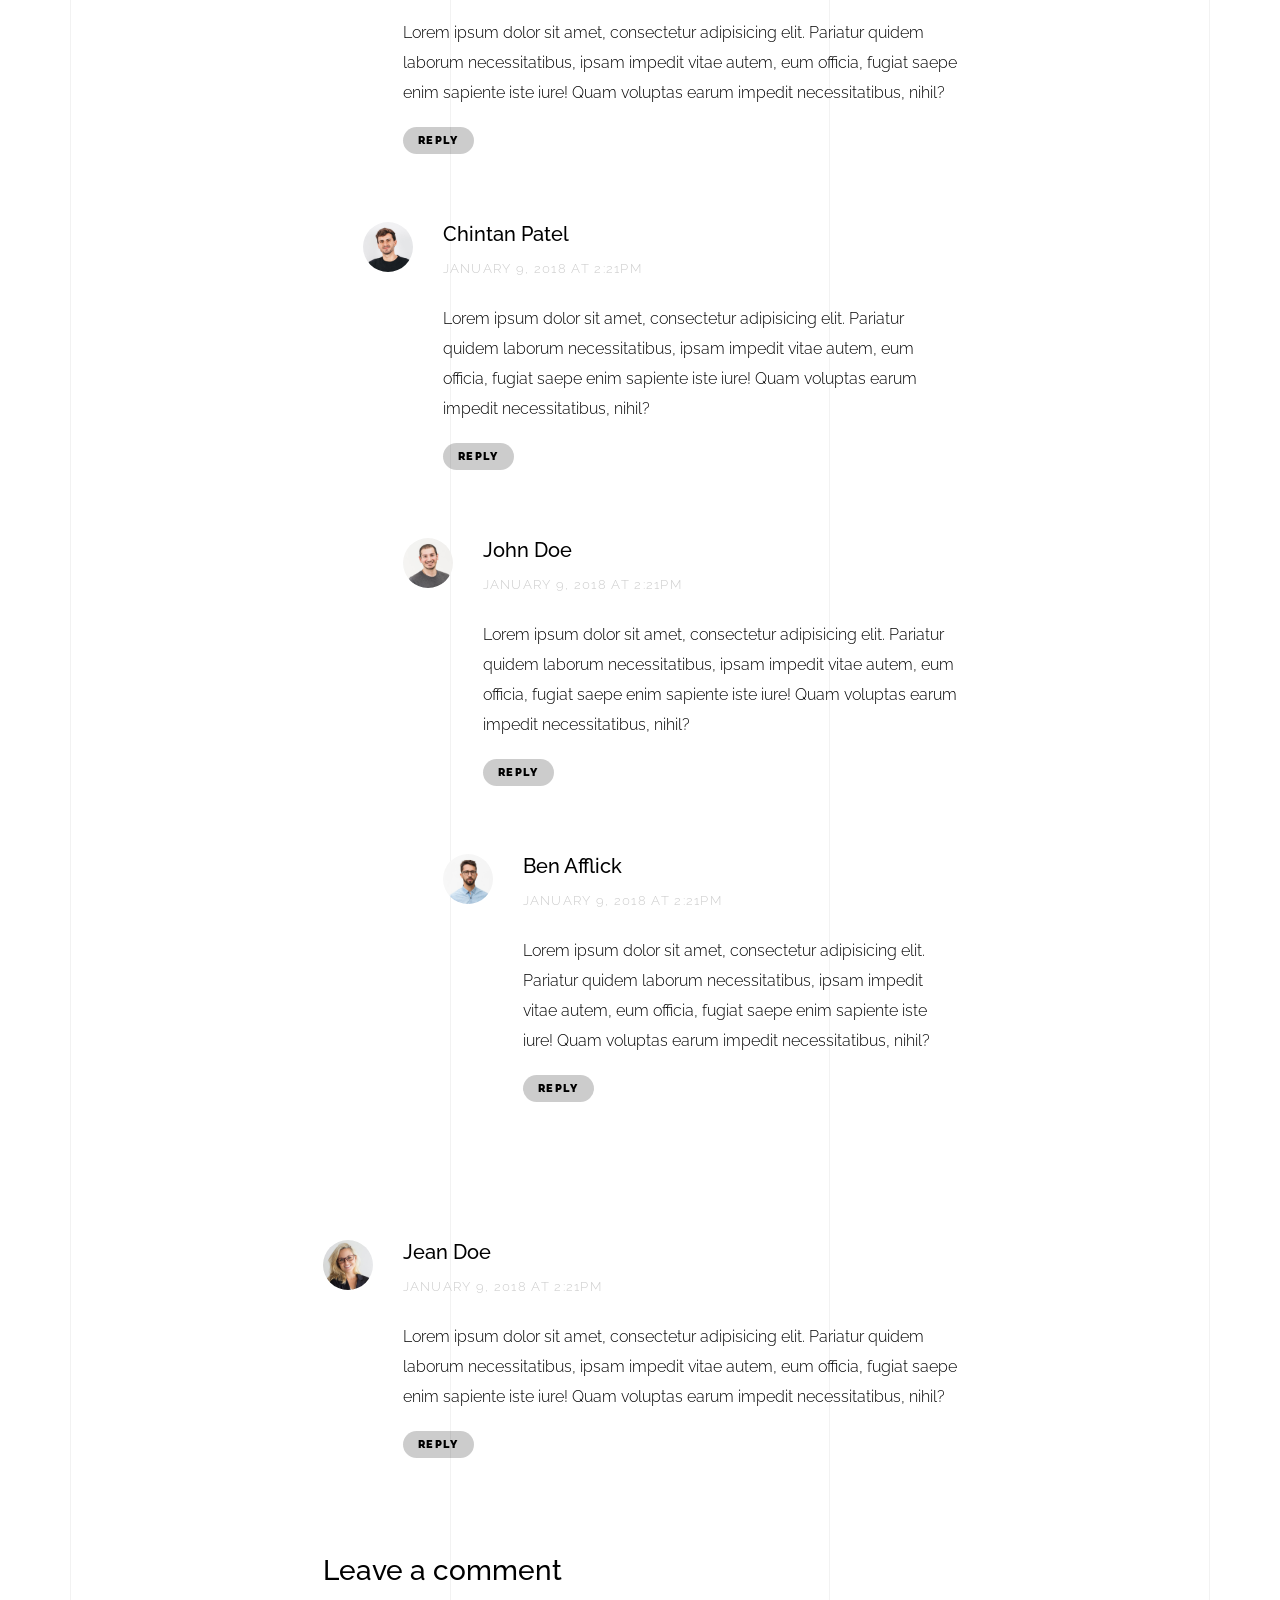
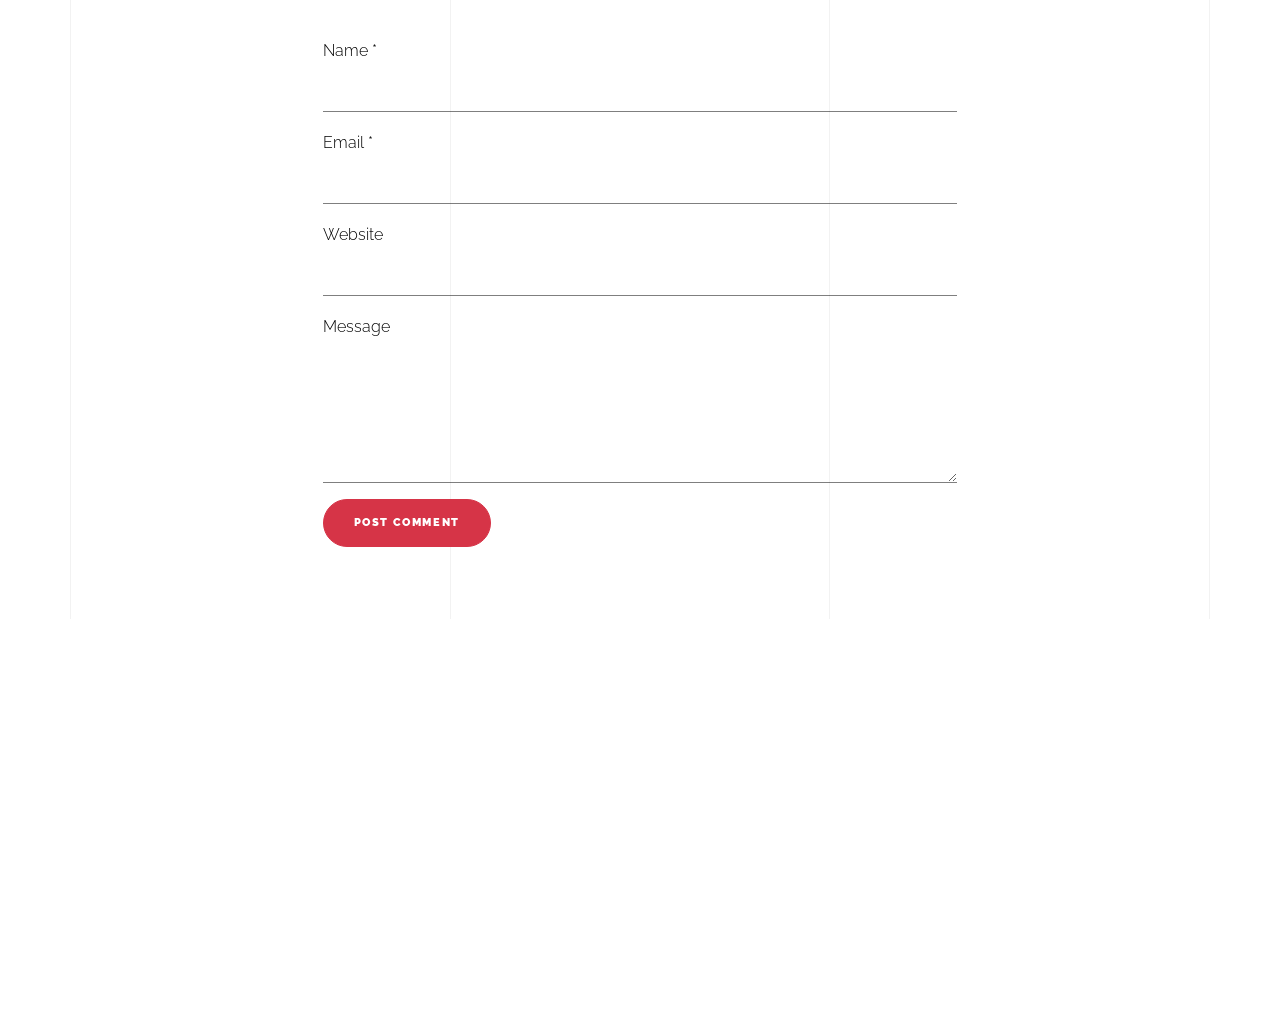
<file: light/blog-single.html>
<!doctype html>
<html lang="en">
  <head>
    <title>Unfold &mdash; A onepage portfolio HTML template by Unslate.co</title>
    <meta charset="utf-8">
    <meta name="viewport" content="width=device-width, initial-scale=1, shrink-to-fit=no">

    <meta name="description" content="A onepage portfolio HTML template by Unslate.co">
    <meta name="keywords" content="html, css, javascript, jquery">
    <meta name="author" content="Unslate.co">

    <link rel="stylesheet" href="css/vendor/icomoon/style.css">
    <link rel="stylesheet" href="css/vendor/owl.carousel.min.css">
    <link rel="stylesheet" href="css/vendor/aos.css">
    <link rel="stylesheet" href="css/vendor/animate.min.css">
    <link rel="stylesheet" href="css/vendor/bootstrap.min.css">
    <link rel="stylesheet" href="css/vendor/jquery.fancybox.min.css">
    

    <!-- Theme Style -->
    <link rel="stylesheet" href="css/style.css">

  </head>
  <body data-spy="scroll" data-target=".site-nav-target" data-offset="200">

    <nav class="unslate_co--site-mobile-menu">
      <div class="close-wrap d-flex">
        <a href="#" class="d-flex ml-auto js-menu-toggle">
          <span class="close-label">Close</span>
          <div class="close-times">
            <span class="bar1"></span>
            <span class="bar2"></span>
          </div>
        </a>
      </div>
      <div class="site-mobile-inner"></div>
    </nav>


    <div class="unslate_co--site-wrap">

      <div class="unslate_co--site-inner">

        <div class="lines-wrap">
          <div class="lines-inner">
            <div class="lines"></div>
          </div>
        </div>
        <!-- END lines -->
      
      <nav class="unslate_co--site-nav dark site-nav-target">

        <div class="container">
        
          <div class="row align-items-center justify-content-between text-left">
            <div class="col-md-5 text-right">
              <ul class="site-nav-ul js-clone-nav text-left d-none d-lg-inline-block">
                <li class="has-children">
                  <a href="index.html#home-section" class="nav-link">Home</a>
                  <ul class="dropdown">
                    <li>
                      <a href="index.html">Hero Image BG</a>
                    </li>
                    <li>
                      <a href="index-video.html">Video BG</a>
                    </li>
                    <li>
                      <a href="index-hero-slider.html">Hero Slider</a>
                    </li>
                    <li>
                      <a href="index-sidebar-menu.html">Sidebar Menu</a>
                    </li>
                    <li>
                      <a href="index-right-menu.html">Right Menu</a>
                    </li>
                  </ul>
                </li>
                <li><a href="index.html#portfolio-section" class="nav-link">Portfolio</a></li>
                <li><a href="index.html#about-section" class="nav-link">About</a></li>
                <li><a href="index.html#services-section" class="nav-link">Services</a></li>
              </ul>
            </div>
            <div class="site-logo pos-absolute">
              <a href="index.html" class="unslate_co--site-logo">Unfold<span>.</span></a>
            </div>
            <div class="col-md-5 text-right text-lg-left">
              <ul class="site-nav-ul js-clone-nav text-left d-none d-lg-inline-block">
                <li><a href="index.html#skills-section" class="nav-link">Skills</a></li>
                <li><a href="index.html#testimonial-section" class="nav-link">Testimonial</a></li>
                <li><a href="index.html#journal-section" class="nav-link active">Journal</a></li>
                <li><a href="index.html#contact-section" class="nav-link">Contact</a></li>
              </ul>

              <ul class="site-nav-ul-none-onepage text-right d-inline-block d-lg-none">
                <li><a href="#" class="js-menu-toggle">Menu</a></li>
              </ul>

            </div>
          </div>
        </div>

      </nav>
      <!-- END nav -->

      <div class="cover-v1 jarallax" style="background-image: url('images/work_1_full.jpg');">
        <div class="container">
          <div class="row align-items-center">
              
            <div class="col-md-8 mx-auto text-center">
              <h1 class="blog-heading" data-aos="fade-up" data-aos-delay="0">A HTML Guide For Beginners</h1>
              <div class="post-meta" data-aos="fade-up" data-aos-delay="100">By Joefrey on March 15, 2020 &bullet; 5 mins read</div>
            </div>

          </div>
        </div>


        <!-- dov -->
        <a href="#blog-single-section" class="mouse-wrap dark smoothscroll">
          <span class="mouse">
            <span class="scroll"></span>
          </span>
          <span class="mouse-label">Scroll</span>
        </a>

      </div>
      <!-- END .cover-v1 -->

      <div class="unslate_co--section" id="blog-single-section">
        <div class="container">
          <div class="row justify-content-center">
            <div class="col-md-7">
              <h3 class="mb-4">On her way she met a copy</h3>
              <p>Far far away, behind the word mountains, far from the countries Vokalia and Consonantia, there live the blind texts. Separated they live in Bookmarksgrove right at the coast of the Semantics, a large language ocean.</p>
              <p>A small river named Duden flows by their place and supplies it with the necessary regelialia. It is a paradisematic country, in which roasted parts of sentences fly into your mouth.</p>
              <p><img src="images/work_1_a_full.jpg" alt="Image" class="img-fluid"></p>
              <p>Even the all-powerful Pointing has no control about the blind texts it is an almost unorthographic life One day however a small line of blind text by the name of Lorem Ipsum decided to leave for the far World of Grammar.</p>
              <p>The Big Oxmox advised her not to do so, because there were thousands of bad Commas, wild Question Marks and devious Semikoli, but the Little Blind Text didn’t listen. She packed her seven versalia, put her initial into the belt and made herself on the way.</p>
              <p><img src="images/work_1_full.jpg" alt="Image" class="img-fluid"></p>
              <p>When she reached the first hills of the Italic Mountains, she had a last view back on the skyline of her hometown Bookmarksgrove, the headline of Alphabet Village and the subline of her own road, the Line Lane. Pityful a rethoric question ran over her cheek, then she continued her way.</p>


              <div class="pt-5 categories_tags ">
                <p>Categories:  <a href="#">Design</a>, <a href="#">Events</a>  Tags: <a href="#">#html</a>, <a href="#">#trends</a></p>
              </div>

              <div class="post-single-navigation d-flex align-items-stretch">
                <a href="#" class="mr-auto w-50 pr-4">
                  <span class="d-block">Previous Post</span>
                  A Mounteering Guide For Beginners
                </a>
                <a href="#" class="ml-auto w-50 text-right pl-4">
                  <span class="d-block">Next Post</span>
                  12 Creative Designers Share Ideas About Web Design
                </a>
              </div>


            <div class="pt-5">
              <h3 class="mb-5">6 Comments</h3>
              <ul class="comment-list">
                <li class="comment">
                  <div class="vcard bio">
                    <img src="images/person_woman_2.jpg" alt="Image placeholder">
                  </div>
                  <div class="comment-body">
                    <h3>Irish Smith</h3>
                    <div class="meta">January 9, 2018 at 2:21pm</div>
                    <p>Lorem ipsum dolor sit amet, consectetur adipisicing elit. Pariatur quidem laborum necessitatibus, ipsam impedit vitae autem, eum officia, fugiat saepe enim sapiente iste iure! Quam voluptas earum impedit necessitatibus, nihil?</p>
                    <p><a href="#" class="reply">Reply</a></p>
                  </div>
                </li>

                <li class="comment">
                  <div class="vcard bio">
                    <img src="images/person_woman_1.jpg" alt="Image placeholder">
                  </div>
                  <div class="comment-body">
                    <h3>Christine Stewart</h3>
                    <div class="meta">January 9, 2018 at 2:21pm</div>
                    <p>Lorem ipsum dolor sit amet, consectetur adipisicing elit. Pariatur quidem laborum necessitatibus, ipsam impedit vitae autem, eum officia, fugiat saepe enim sapiente iste iure! Quam voluptas earum impedit necessitatibus, nihil?</p>
                    <p><a href="#" class="reply">Reply</a></p>
                  </div>

                  <ul class="children">
                    <li class="comment">
                      <div class="vcard bio">
                        <img src="images/person_man_3.jpg" alt="Image placeholder">
                      </div>
                      <div class="comment-body">
                        <h3>Chintan Patel</h3>
                        <div class="meta">January 9, 2018 at 2:21pm</div>
                        <p>Lorem ipsum dolor sit amet, consectetur adipisicing elit. Pariatur quidem laborum necessitatibus, ipsam impedit vitae autem, eum officia, fugiat saepe enim sapiente iste iure! Quam voluptas earum impedit necessitatibus, nihil?</p>
                        <p><a href="#" class="reply">Reply</a></p>
                      </div>


                      <ul class="children">
                        <li class="comment">
                          <div class="vcard bio">
                            <img src="images/person_man_2.jpg" alt="Image placeholder">
                          </div>
                          <div class="comment-body">
                            <h3>John Doe</h3>
                            <div class="meta">January 9, 2018 at 2:21pm</div>
                            <p>Lorem ipsum dolor sit amet, consectetur adipisicing elit. Pariatur quidem laborum necessitatibus, ipsam impedit vitae autem, eum officia, fugiat saepe enim sapiente iste iure! Quam voluptas earum impedit necessitatibus, nihil?</p>
                            <p><a href="#" class="reply">Reply</a></p>
                          </div>

                            <ul class="children">
                              <li class="comment">
                                <div class="vcard bio">
                                  <img src="images/person_man_1.jpg" alt="Image placeholder">
                                </div>
                                <div class="comment-body">
                                  <h3>Ben Afflick</h3>
                                  <div class="meta">January 9, 2018 at 2:21pm</div>
                                  <p>Lorem ipsum dolor sit amet, consectetur adipisicing elit. Pariatur quidem laborum necessitatibus, ipsam impedit vitae autem, eum officia, fugiat saepe enim sapiente iste iure! Quam voluptas earum impedit necessitatibus, nihil?</p>
                                  <p><a href="#" class="reply">Reply</a></p>
                                </div>
                              </li>
                            </ul>
                        </li>
                      </ul>
                    </li>
                  </ul>
                </li>

                <li class="comment">
                  <div class="vcard bio">
                    <img src="images/person_woman_3.jpg" alt="Image placeholder">
                  </div>
                  <div class="comment-body">
                    <h3>Jean Doe</h3>
                    <div class="meta">January 9, 2018 at 2:21pm</div>
                    <p>Lorem ipsum dolor sit amet, consectetur adipisicing elit. Pariatur quidem laborum necessitatibus, ipsam impedit vitae autem, eum officia, fugiat saepe enim sapiente iste iure! Quam voluptas earum impedit necessitatibus, nihil?</p>
                    <p><a href="#" class="reply">Reply</a></p>
                  </div>
                </li>
              </ul>
              <!-- END comment-list -->
              
              <div class="comment-form-wrap pt-5">
                <h3 class="mb-5">Leave a comment</h3>
                <form action="#" class="">
                  <div class="form-group">
                    <label for="name">Name *</label>
                    <input type="text" class="form-control" id="name">
                  </div>
                  <div class="form-group">
                    <label for="email">Email *</label>
                    <input type="email" class="form-control" id="email">
                  </div>
                  <div class="form-group">
                    <label for="website">Website</label>
                    <input type="url" class="form-control" id="website">
                  </div>

                  <div class="form-group">
                    <label for="message">Message</label>
                    <textarea name="message" id="message" cols="30" rows="5" class="form-control"></textarea>
                  </div>
                  <div class="form-group">
                    <input type="submit" value="Post Comment" class="btn btn-primary btn-md">
                  </div>

                </form>
              </div>
            </div>
            </div>
          </div>
        </div>
      </div>

      
      </div>

      <footer class="unslate_co--footer unslate_co--section">
        <div class="container">
          <div class="row justify-content-center">
            <div class="col-md-7">
              
              <div class="footer-site-logo"><a href="#">Unfold<span>.</span></a></div>

              <ul class="footer-site-social">
                <li><a href="#">Facebook</a></li>
                <li><a href="#">Twitter</a></li>
                <li><a href="#">Instagram</a></li>
                <li><a href="#">Dribbble</a></li>
                <li><a href="#">Behance</a></li>
              </ul>

              <p class="site-copyright">
                <small>&copy; 2020 <a href="#">Unfold</a>. All Rights Reserved. Design with <span class="icon-heart text-danger"></span> by <a href="#">Unslate.co</a>.</small>
              </p>

            </div>
          </div>
        </div>
      </footer>

      
    </div>

    <!-- Loader -->
    <div id="unslate_co--overlayer"></div>
    <div class="site-loader-wrap">
      <div class="site-loader dark"></div>
    </div>

    <script src="js/scripts-dist.js"></script>
    <script src="js/main.js"></script>

    <!-- Global site tag (gtag.js) - Google Analytics -->
<script async src="https://www.googletagmanager.com/gtag/js?id=UA-157808202-1"></script>
<script>
  window.dataLayer = window.dataLayer || [];
  function gtag(){dataLayer.push(arguments);}
  gtag('js', new Date());

  gtag('config', 'UA-157808202-1');
</script>

  </body>
</html>
</file>
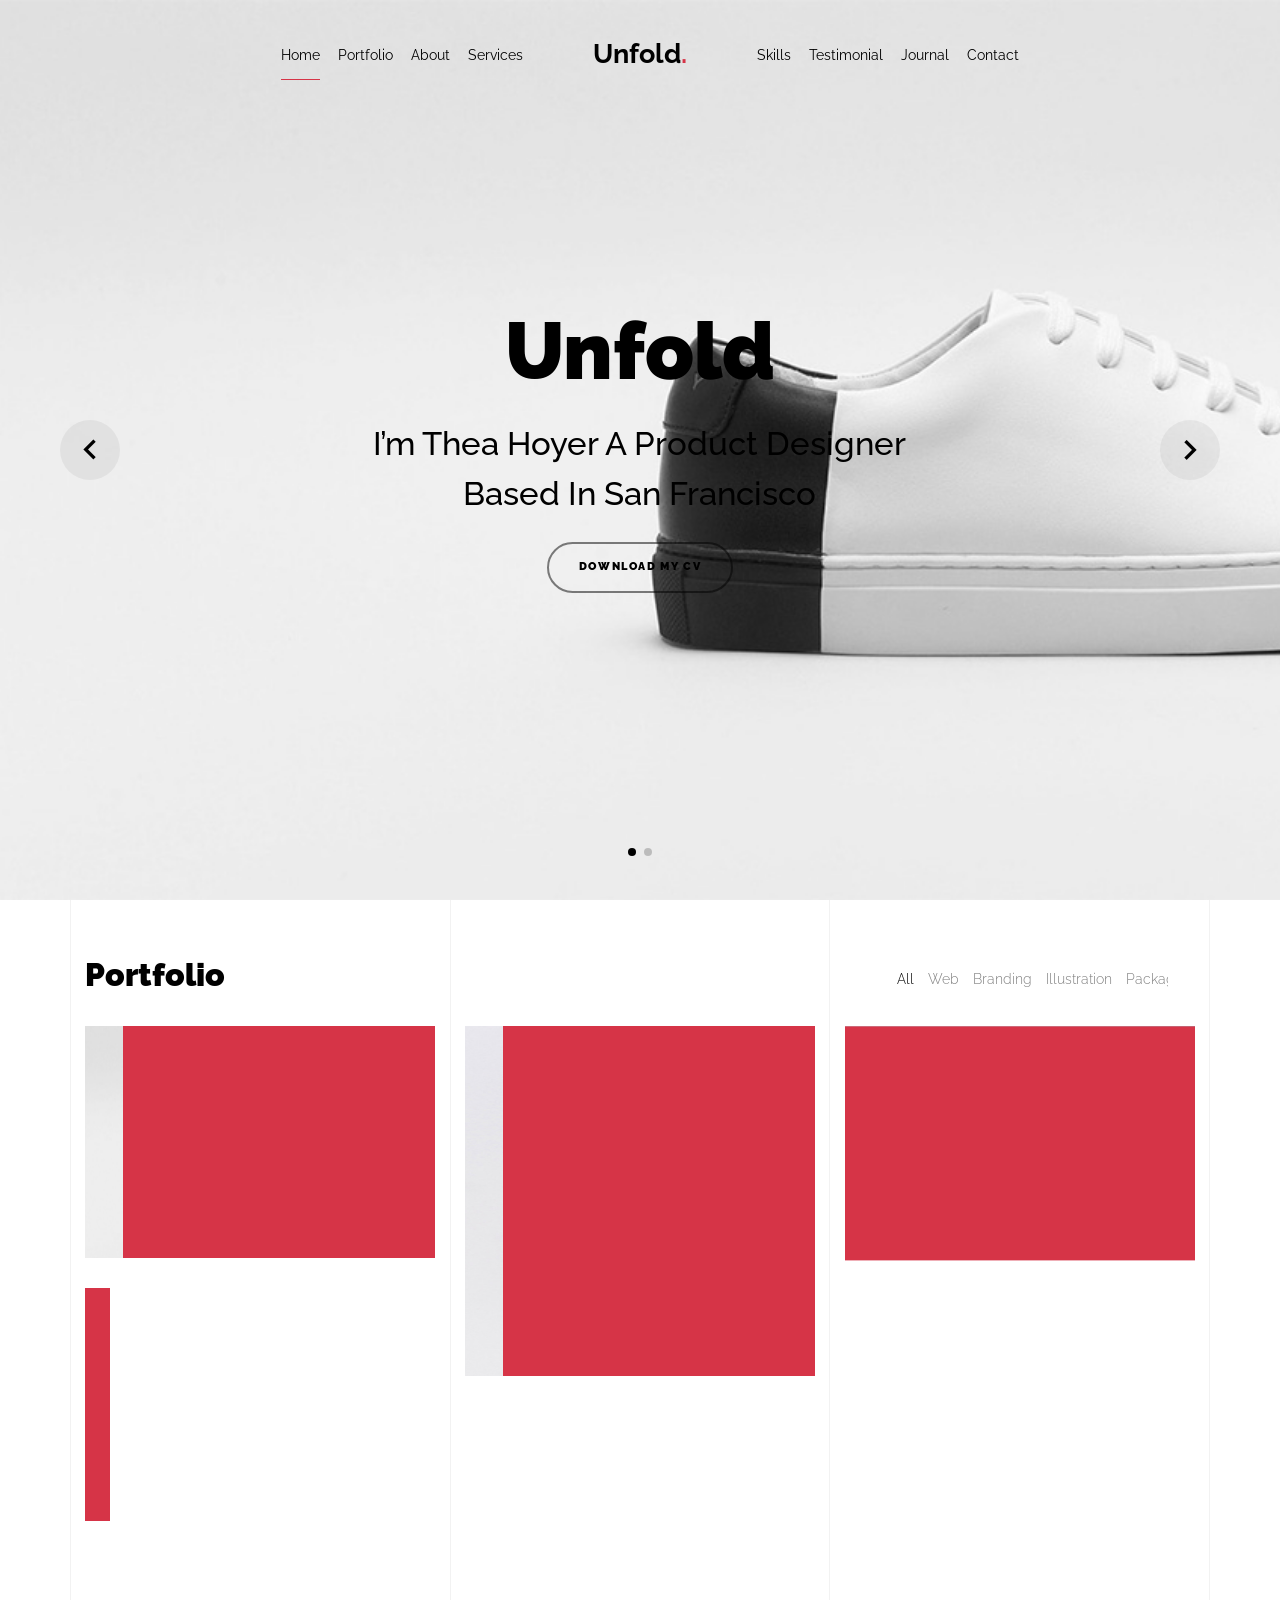
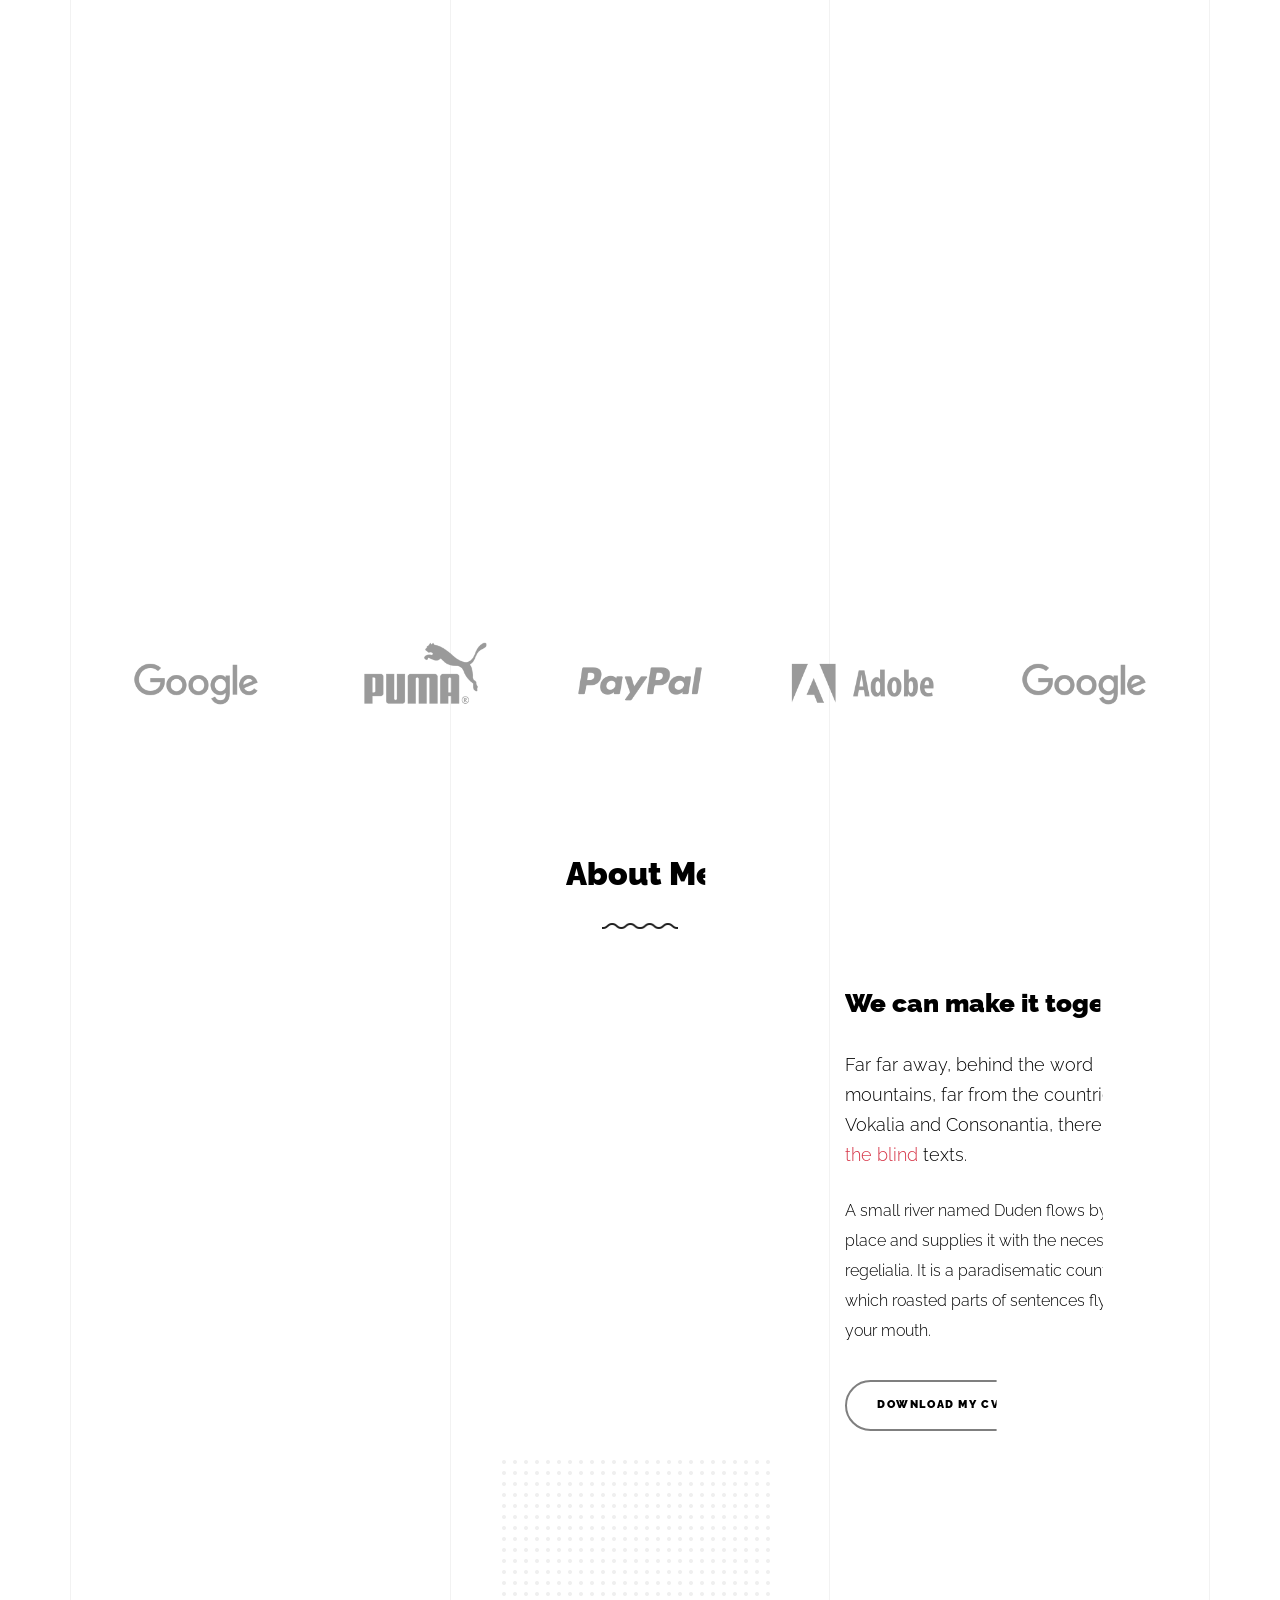
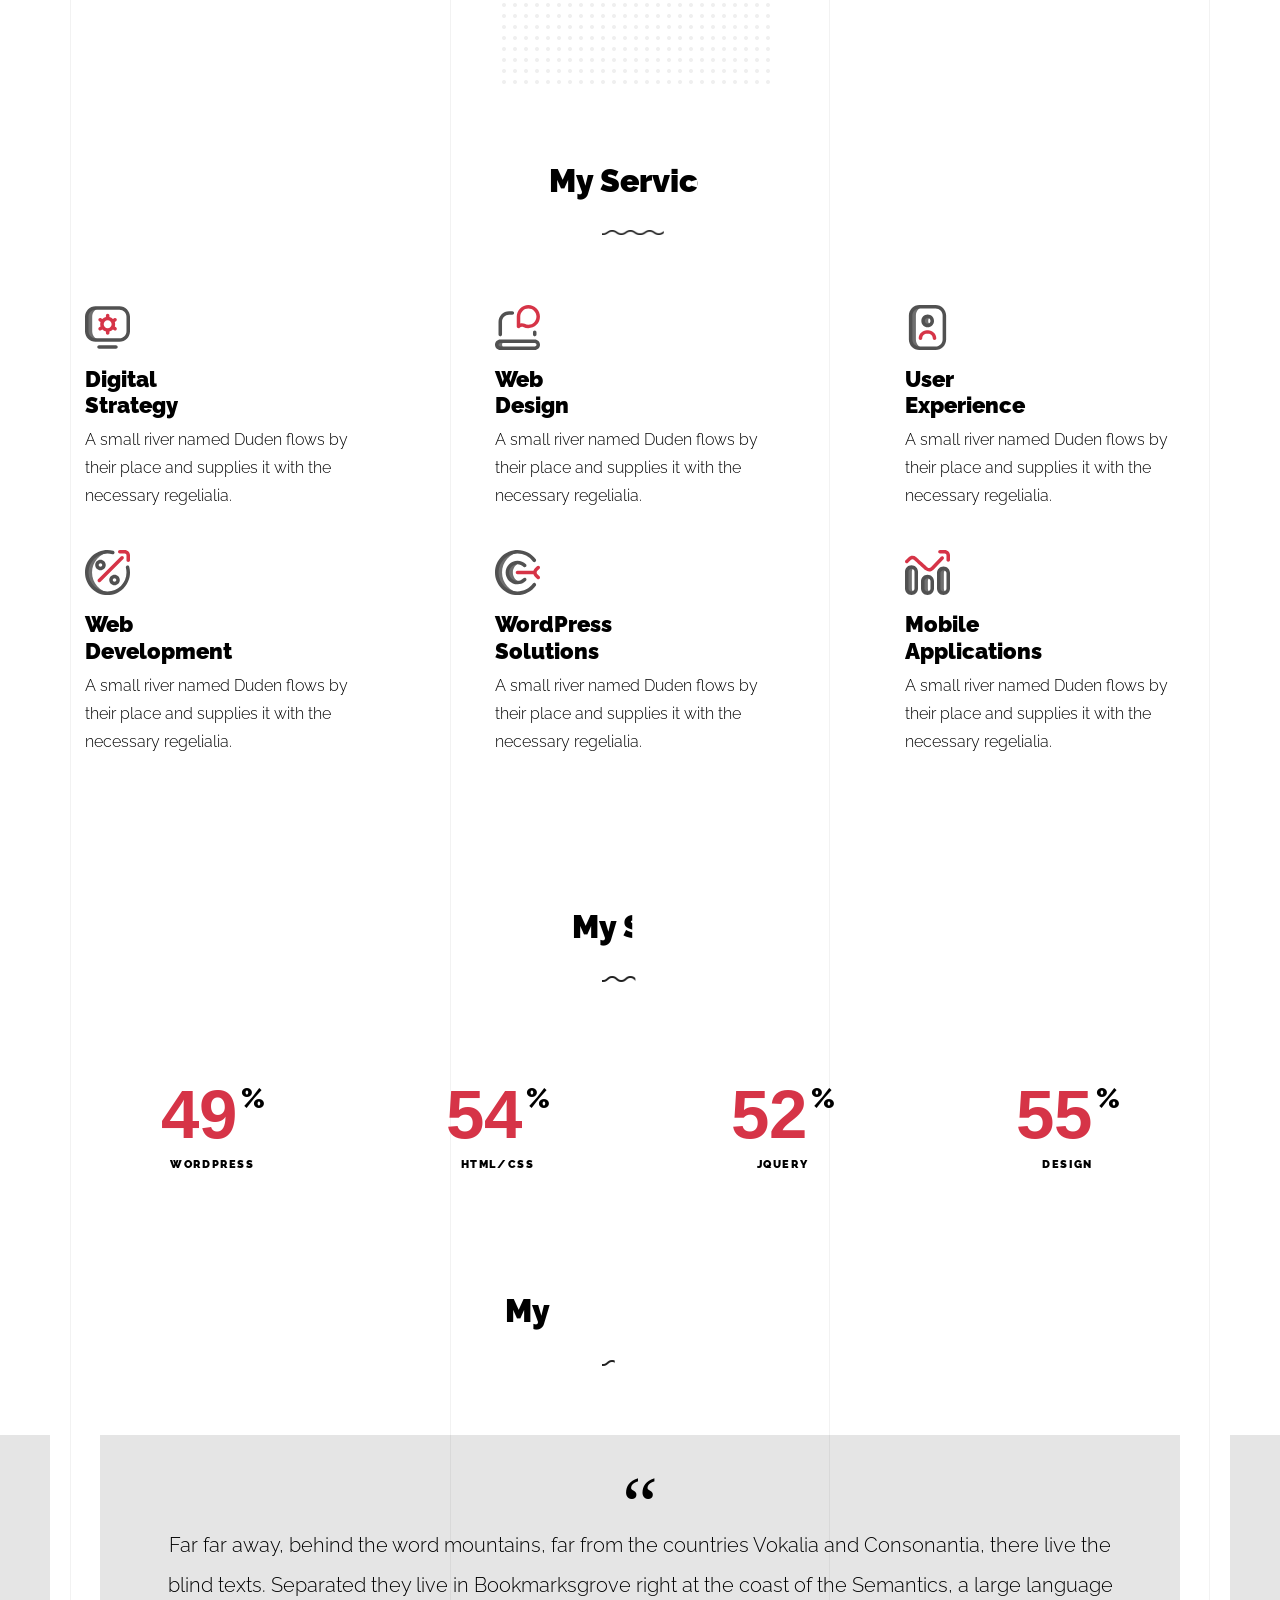
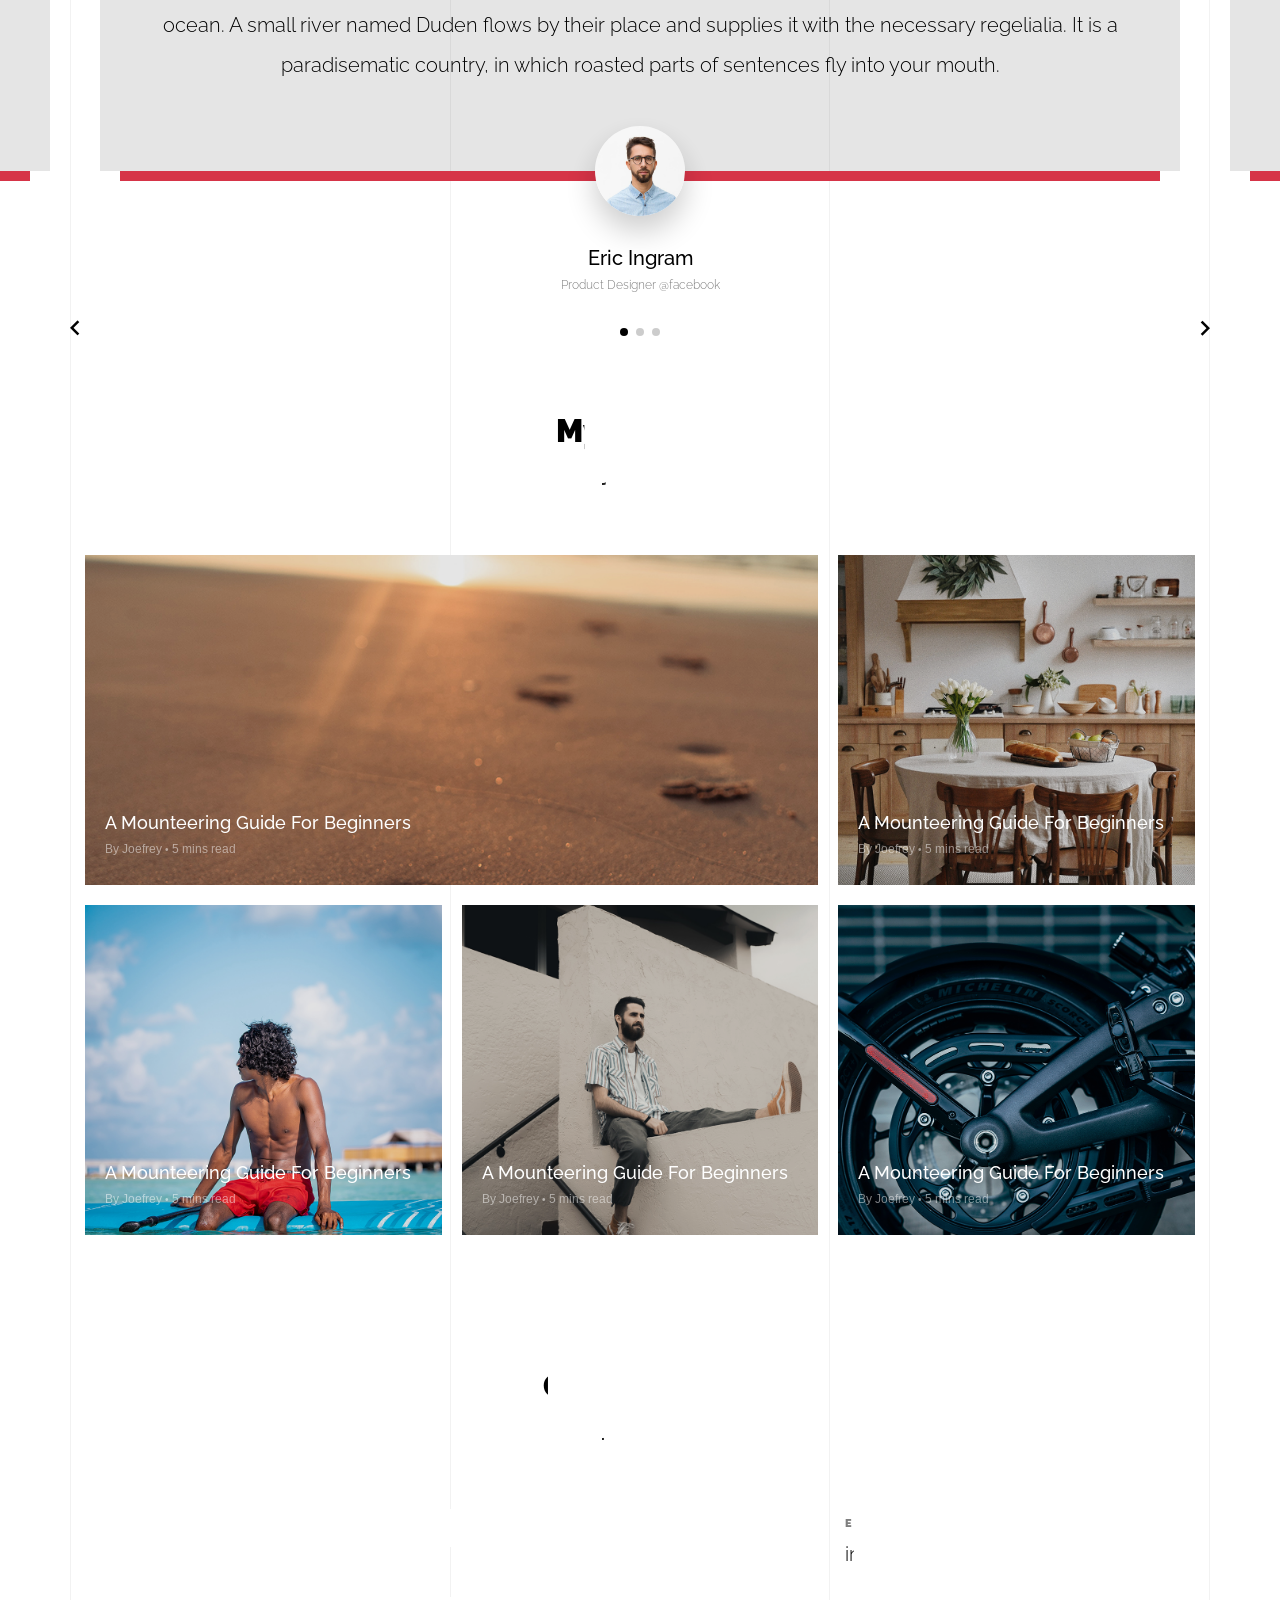
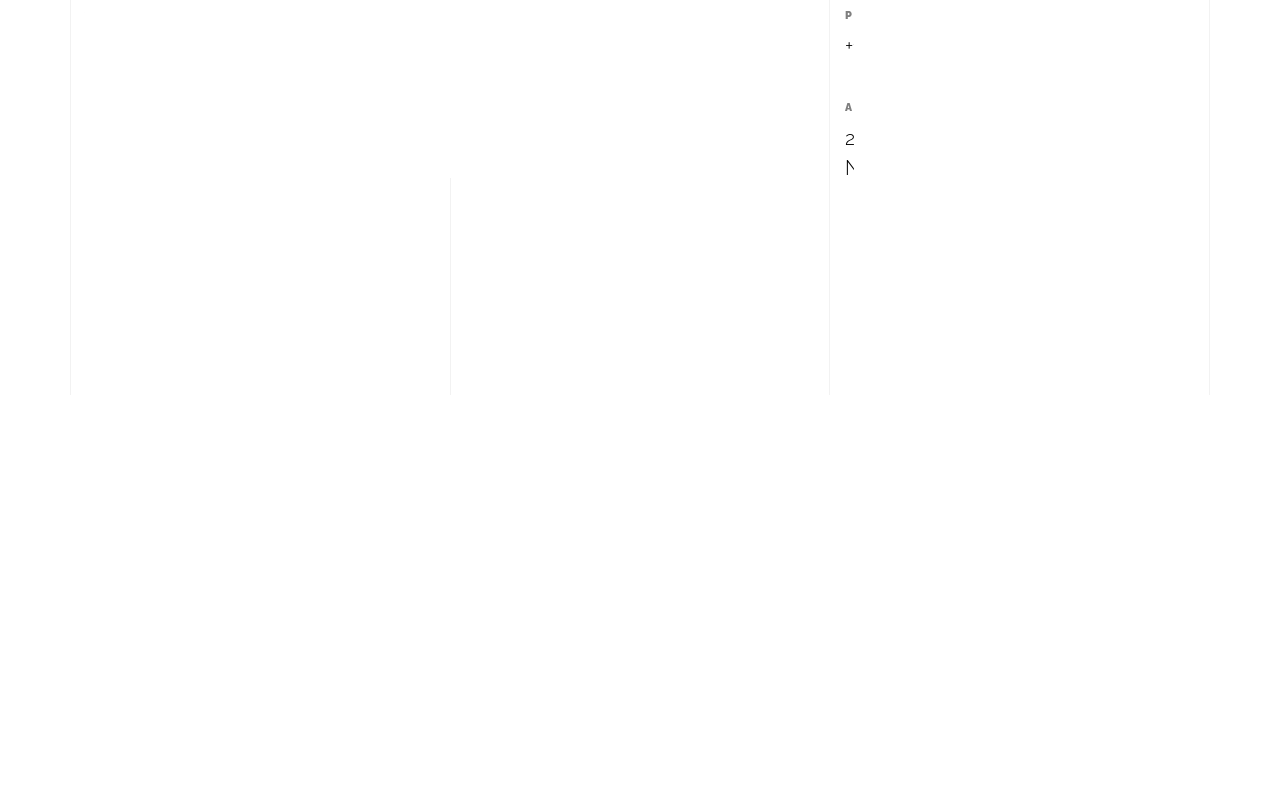
<file: light/index-hero-slider.html>
<!doctype html>
<html lang="en">
  <head>
    <title>Unfold &mdash; A onepage portfolio HTML template by Unslate.co</title>
    <meta charset="utf-8">
    <meta name="viewport" content="width=device-width, initial-scale=1, shrink-to-fit=no">

    <meta name="description" content="A onepage portfolio HTML template by Unslate.co">
    <meta name="keywords" content="html, css, javascript, jquery">
    <meta name="author" content="Unslate.co">

    <link rel="stylesheet" href="css/vendor/icomoon/style.css">
    <link rel="stylesheet" href="css/vendor/owl.carousel.min.css">
    <link rel="stylesheet" href="css/vendor/aos.css">
    <link rel="stylesheet" href="css/vendor/animate.min.css">
    <link rel="stylesheet" href="css/vendor/bootstrap.min.css">
    <link rel="stylesheet" href="css/vendor/jquery.fancybox.min.css">
    

    <!-- Theme Style -->
    <link rel="stylesheet" href="css/style.css">

  </head>
  <body data-spy="scroll" data-target=".site-nav-target" data-offset="200">

    <nav class="unslate_co--site-mobile-menu">
      <div class="close-wrap d-flex">
        <a href="#" class="d-flex ml-auto js-menu-toggle">
          <span class="close-label">Close</span>
          <div class="close-times">
            <span class="bar1"></span>
            <span class="bar2"></span>
          </div>
        </a>
      </div>
      <div class="site-mobile-inner"></div>
    </nav>


    <div class="unslate_co--site-wrap">

      <div class="unslate_co--site-inner">

        <div class="lines-wrap">
          <div class="lines-inner">
            <div class="lines"></div>
          </div>
        </div>
        <!-- END lines -->
      
      <nav class="unslate_co--site-nav dark site-nav-target">

        <div class="container">
        
          <div class="row align-items-center justify-content-between text-left">
            <div class="col-md-5 text-right">
              <ul class="site-nav-ul js-clone-nav text-left d-none d-lg-inline-block">
                <li class="has-children">
                  <a href="#home-section" class="nav-link">Home</a>
                  <ul class="dropdown">
                    <li>
                      <a href="index.html">Hero Image BG</a>
                    </li>
                    <li>
                      <a href="index-video.html">Video BG</a>
                    </li>
                    <li>
                      <a href="index-hero-slider.html">Hero Slider</a>
                    </li>
                    <li>
                      <a href="index-sidebar-menu.html">Sidebar Menu</a>
                    </li>
                    <li>
                      <a href="index-right-menu.html">Right Menu</a>
                    </li>
                  </ul>
                </li>
                <li><a href="#portfolio-section" class="nav-link">Portfolio</a></li>
                <li><a href="#about-section" class="nav-link">About</a></li>
                <li><a href="#services-section" class="nav-link">Services</a></li>
              </ul>
            </div>
            <div class="site-logo pos-absolute">
              <a href="index-hero-slider.html" class="unslate_co--site-logo">Unfold<span>.</span></a>
            </div>
            <div class="col-md-5 text-right text-lg-left">
              <ul class="site-nav-ul js-clone-nav text-left d-none d-lg-inline-block">
                <li><a href="#skills-section" class="nav-link">Skills</a></li>
                <li><a href="#testimonial-section" class="nav-link">Testimonial</a></li>
                <li><a href="#journal-section" class="nav-link">Journal</a></li>
                <li><a href="#contact-section" class="nav-link">Contact</a></li>
              </ul>

              <ul class="site-nav-ul-none-onepage text-right d-inline-block d-lg-none">
                <li><a href="#" class="js-menu-toggle">Menu</a></li>
              </ul>

            </div>
          </div>
        </div>

      </nav>
      <!-- END nav -->
      
      <div class="hero-slider-wrap">
        
        <div class="owl-carousel single-slider mb-0">
          
          <div class="cover-v1 jarallax" style="background-image: url('images/work_1_md.jpg');" id="home-section">
            <div class="container">
              <div class="row align-items-center">
                  
                <div class="col-md-7 mx-auto text-center">
                  <h1 class="heading gsap-reveal-hero">Unfold</h1>
                  <h2 class="subheading mb-4 gsap-reveal-hero">I’m Thea Hoyer A Product Designer Based In San Francisco</h2>
                  <p class="gsap-reveal-hero"><a href="#" class="btn btn-outline-pill btn-bg-white--hover btn-custom-light">Download my CV</a></p>
                </div>

              </div>
            </div>

          </div>
          <!-- END .cover-v1 -->


          <div class="cover-v1 jarallax" style="background-image: url('images/work_2_b_full.jpg');">
            <div class="container">
              <div class="row align-items-center">
                  
                <div class="col-md-12 mx-auto text-center">
                  <h1 class="heading gsap-reveal-hero">One Page Portfolio</h1>
                </div>

              </div>
            </div>

          </div>
          <!-- END .cover-v1 -->

        </div>
        <!-- END owl-carousel -->
        
      </div>

      <div class="unslate_co--section" id="portfolio-section">
        <div class="container">
          
          
          <div class="relative"><div class="loader-portfolio-wrap"><div class="loader-portfolio dark"></div></div> </div>
          <div id="portfolio-single-holder"></div>

          <div class="portfolio-wrapper">

            <div class="d-flex align-items-center mb-4 gsap-reveal gsap-reveal-filter">
              <h2 class="mr-auto heading-h2">Portfolio</h2>
              
              <a href="#" class="text-black js-filter d-inline-block d-lg-none">Filter</a>
              
              <div class="filter-wrap">
                <div class="filter ml-auto" id="filters">
                  <a href="#" class="active" data-filter="*">All</a>
                  <a href="#" data-filter=".web">Web</a>
                  <a href="#" data-filter=".branding">Branding</a>
                  <a href="#" data-filter=".illustration">Illustration</a>
                  <a href="#" data-filter=".packaging">Packaging</a>
                </div>
              </div>
            </div>


            
            <div id="posts" class="row gutter-isotope-item">
              <div class="item web branding col-sm-6 col-md-6 col-lg-4 isotope-mb-2">
                <a href="portfolio-single-1.html" class="portfolio-item ajax-load-page isotope-item gsap-reveal-img" data-id="1">
                    <div class="overlay">
                      <span class="wrap-icon icon-link2"></span>
                      <div class="portfolio-item-content">
                        <h3>Shoe Rebranding</h3>
                        <p>web, branding</p>
                      </div>
                    </div>
                    <img src="images/work_1_md.jpg" class="lazyload  img-fluid" alt="Images" />
                  </a>
              </div>
              <div class="item branding packaging illustration col-sm-6 col-md-6 col-lg-4 isotope-mb-2 ">
                <a href="portfolio-single-3.html" class="portfolio-item ajax-load-page item-portrait isotope-item gsap-reveal-img" data-id="3">
                    <div class="overlay">
                      <span class="wrap-icon icon-link2"></span>
                      <div class="portfolio-item-content">
                        <h3>Reworking</h3>
                        <p>branding, packaging, illustration</p>
                      </div>
                    </div>
                    <img src="images/work_2_md.jpg" class="lazyload  img-fluid" alt="Images" />
                  </a>
              </div>

              <div class="item branding packaging col-sm-6 col-md-6 col-lg-4 isotope-mb-2">
                <a href="portfolio-single-4.html" class="portfolio-item isotope-item ajax-load-page gsap-reveal-img" data-id="4">
                    <div class="overlay">
                      <span class="wrap-icon icon-link2"></span>
                      <div class="portfolio-item-content">
                        <h3>Modern Building</h3>
                        <p>branding, packaging</p>
                      </div>
                    </div>
                    <img src="images/work_3_md.jpg" class="lazyload  img-fluid" alt="Images" />
                  </a>
              </div>

              <div class="item web packaging col-sm-6 col-md-6 col-lg-4 isotope-mb-2">

                <a href="images/work_4_full.jpg" class="portfolio-item isotope-item gsap-reveal-img" data-fancybox="gallery" data-caption="Watch">
                    <div class="overlay">
                      <span class="wrap-icon icon-photo2"></span>
                      <div class="portfolio-item-content">
                        <h3>Watch</h3>
                        <p>web, packaging</p>
                      </div>
                    </div>
                    <img src="images/work_4_full.jpg" class="lazyload  img-fluid" alt="Images" />
                  </a>

              </div>

              <div class="item illustration packaging col-sm-6 col-md-6 col-lg-4 isotope-mb-2">
                <a href="images/work_5_md.jpg" class="portfolio-item isotope-item gsap-reveal-img" data-fancybox="gallery" data-caption="Shoe Rebranding">
                    <div class="overlay">
                      <span class="wrap-icon icon-photo2"></span>
                      <div class="portfolio-item-content">
                        <h3>Shoe Rebranding</h3>
                        <p>illustration, packaging</p>
                      </div>
                    </div>
                    <img src="images/work_5_md.jpg" class="lazyload  img-fluid" alt="Images" />
                  </a>
              </div>

              <div class="item web branding col-sm-6 col-md-6 col-lg-4 isotope-mb-2">
                <a href="portfolio-single-2.html" class="portfolio-item ajax-load-page item-portrait isotope-item gsap-reveal-img" data-id="2">
                    <div class="overlay">
                      <span class="wrap-icon icon-link2"></span>
                      <div class="portfolio-item-content">
                        <h3>Reshape</h3>
                        <p>web, branding</p>
                      </div>
                    </div>
                    <img src="images/work_6_md.jpg" class="lazyload  img-fluid" alt="Images" />
                  </a>
              </div>

              <div class="item branding packaging col-sm-6 col-md-6 col-lg-4 isotope-mb-2">
                <a href="images/work_7_a_md.jpg" class="portfolio-item item-portrait isotope-item gsap-reveal-img" data-fancybox="gallery" data-caption="Modern Building">
                    <div class="overlay">
                      <span class="wrap-icon icon-photo2"></span>
                      <div class="portfolio-item-content">
                        <h3>Modern Building</h3>
                        <p>branding, packaging</p>
                      </div>
                    </div>
                    <img src="images/work_7_a_md.jpg" class="lazyload  img-fluid" alt="Images" />
                  </a>
              </div>

              <div class="item web branding col-sm-6 col-md-6 col-lg-4 isotope-mb-2">
                <a href="https://www.youtube.com/watch?v=mwtbEGNABWU" class="portfolio-item isotope-item gsap-reveal-img" data-fancybox="gallery" data-caption="Showreel 2019">
                    <div class="overlay">
                      <span class="wrap-icon icon-play_circle_filled"></span>
                      <div class="portfolio-item-content">
                        <h3>Showreel 2019</h3>
                        <p>web, branding</p>
                      </div>
                    </div>
                    <img src="images/work_8_md.jpg" class="lazyload  img-fluid" alt="Images" />
                  </a>
              </div>

              <div class="item web illustration col-sm-6 col-md-6 col-lg-4 isotope-mb-2">
                <a href="images/work_9_a_md.jpg" class="portfolio-item isotope-item gsap-reveal-img" data-fancybox="gallery" data-caption="Render Packaging">
                    <div class="overlay">
                      <span class="wrap-icon icon-photo2"></span>
                      <div class="portfolio-item-content">
                        <h3>Render Packaging</h3>
                        <p>web, illustration</p>
                      </div>
                    </div>
                    <img src="images/work_9_a_md.jpg" class="lazyload  img-fluid" alt="Images" />
                  </a>
              </div>

            </div>
            
          </div>


        </div>
      </div>

      <div class="unslate_co--section">
        <div class="container">
          <div class="owl-carousel logo-slider">
            <div class="logo-v1 gsap-reveal">
              <img src="images/logo-google.png" alt="Image" class="img-fluid">
            </div>
            <div class="logo-v1 gsap-reveal">
              <img src="images/logo-puma.png" alt="Image" class="img-fluid">
            </div>
            <div class="logo-v1 gsap-reveal">
              <img src="images/logo-paypal.png" alt="Image" class="img-fluid">
            </div>
            <div class="logo-v1 gsap-reveal">
              <img src="images/logo-adobe.png" alt="Image" class="img-fluid">
            </div>
          </div>
        </div>
      </div>



      <div class="unslate_co--section" id="about-section">
        <div class="container">
          
          <div class="section-heading-wrap text-center mb-5">
            <h2 class="heading-h2 text-center divider"><span class="gsap-reveal">About Me</span></h2>
            <img src="images/divider.png" alt="divider" width="76">
          </div>
          

          <div class="row mt-5 justify-content-between">
            <div class="col-lg-7 mb-5 mb-lg-0" data-aos="fade-up">
              <figure class="dotted-bg gsap-reveal-img">
                <img src="images/about_me_pic.jpg" alt="Image" class="img-fluid">
              </figure>
            </div>
            <div class="col-lg-4 pr-lg-5">
              <h3 class="mb-4 heading-h3"><span class="gsap-reveal">We can make it together</span></h3>
              <p class="lead gsap-reveal">Far far away, behind the word mountains, far from the countries Vokalia and Consonantia, there <a href="#">live the blind</a> texts. </p>
              <p class="mb-4 gsap-reveal">A small river named Duden flows by their place and supplies it with the necessary regelialia. It is a paradisematic country, in which roasted parts of sentences fly into your mouth.</p>
              <p class="gsap-reveal"><a href="#" class="btn btn-outline-pill btn-custom-light">Download my CV</a></p>
            </div>
          </div>
        </div>
      </div>

      <div class="unslate_co--section" id="services-section">
        <div class="container">

          <div class="section-heading-wrap text-center mb-5">
            <h2 class="heading-h2 text-center divider"><span class="gsap-reveal">My Services</span></h2>
            <span class="gsap-reveal"><img src="images/divider.png" alt="divider" width="76"></span>
          </div>

          <div class="row gutter-v3">
            <div class="col-md-6 col-lg-4 mb-4">
              <div class="feature-v1" data-aos="fade-up" data-aos-delay="0">
                <div class="wrap-icon mb-3">
                  <img src="images/svg/001-options.svg" alt="Image" width="45">
                </div>
                <h3>Digital <br> Strategy</h3>
                <p>A small river named Duden flows by their place and supplies it with the necessary regelialia. </p>
              </div> 
            </div>
            <div class="col-md-6 col-lg-4 mb-4">
              <div class="feature-v1" data-aos="fade-up" data-aos-delay="100">
                <div class="wrap-icon mb-3">
                  <img src="images/svg/002-chat.svg" alt="Icon" width="45">
                </div>
                <h3>Web <br> Design</h3>
                <p>A small river named Duden flows by their place and supplies it with the necessary regelialia. </p>
              </div> 
            </div>
            <div class="col-md-6 col-lg-4 mb-4">
              <div class="feature-v1" data-aos="fade-up" data-aos-delay="200">
                <div class="wrap-icon mb-3">
                  <img src="images/svg/003-contact-book.svg" alt="Image" class="img-fluid" width="45">
                </div>
                <h3>User <br> Experience</h3>
                <p>A small river named Duden flows by their place and supplies it with the necessary regelialia. </p>
              </div> 
            </div>

            <div class="col-md-6 col-lg-4 mb-4">
              <div class="feature-v1" data-aos="fade-up" data-aos-delay="0">
                <div class="wrap-icon mb-3">
                  <img src="images/svg/004-percentage.svg" alt="Image" width="45">
                </div>
                <h3>Web <br> Development</h3>
                <p>A small river named Duden flows by their place and supplies it with the necessary regelialia. </p>
              </div> 
            </div>
            <div class="col-md-6 col-lg-4 mb-4">
              <div class="feature-v1" data-aos="fade-up" data-aos-delay="100">
                <div class="wrap-icon mb-3">
                  <img src="images/svg/006-goal.svg" alt="Image" width="45">
                </div>
                <h3>WordPress <br> Solutions</h3>
                <p>A small river named Duden flows by their place and supplies it with the necessary regelialia. </p>
              </div> 
            </div>
            <div class="col-md-6 col-lg-4 mb-4">
              <div class="feature-v1" data-aos="fade-up" data-aos-delay="200">
                <div class="wrap-icon mb-3">
                  <img src="images/svg/005-line-chart.svg" alt="Image" width="45">
                </div>
                <h3>Mobile <br> Applications</h3>
                <p>A small river named Duden flows by their place and supplies it with the necessary regelialia. </p>
              </div> 
            </div>

          </div>

        </div>
      </div>

      <div class="unslate_co--section section-counter" id="skills-section">
        <div class="container">
          <div class="section-heading-wrap text-center mb-5">
            <h2 class="heading-h2 text-center divider"><span class="gsap-reveal">My Skills</span></h2>
            <span class="gsap-reveal"><img src="images/divider.png" alt="divider" width="76"></span>
          </div>


          <div class="row pt-5">
            <div class="col-6 col-sm-6 mb-5 mb-lg-0 col-md-6 col-lg-3" data-aos="fade-up" data-aos-delay="0">
              <div class="counter-v1 text-center">
                <span class="number-wrap">
                  <span class="number number-counter" data-number="90">0</span>
                  <span class="append-text">%</span>
                </span>
                <span class="counter-label">WordPress</span>
              </div>
            </div>
            <div class="col-6 col-sm-6 mb-5 mb-lg-0 col-md-6 col-lg-3" data-aos="fade-up" data-aos-delay="100">
              <div class="counter-v1 text-center">
                <span class="number-wrap">
                  <span class="number number-counter" data-number="99">0</span>
                  <span class="append-text">%</span>
                </span>
                <span class="counter-label">HTML/CSS</span>
              </div>
            </div>
            <div class="col-6 col-sm-6 mb-5 mb-lg-0 col-md-6 col-lg-3" data-aos="fade-up" data-aos-delay="200">
              <div class="counter-v1 text-center">
                <span class="number-wrap">
                  <span class="number number-counter" data-number="95">0</span>
                  <span class="append-text">%</span>
                </span>
                <span class="counter-label">jQuery</span>
              </div>
            </div>
            <div class="col-6 col-sm-6 mb-5 mb-lg-0 col-md-6 col-lg-3" data-aos="fade-up" data-aos-delay="300">
              <div class="counter-v1 text-center">
                <span class="number-wrap">
                  <span class="number number-counter" data-number="100">0</span>
                  <span class="append-text">%</span>
                </span>
                <span class="counter-label">Design</span>
              </div>
            </div>
          </div>
        </div>
      </div>
      <!-- END .counter -->

      <div class="unslate_co--section" id="testimonial-section">
        <div class="container">
          <div class="section-heading-wrap text-center mb-5">
            <h2 class="heading-h2 text-center divider"><span class="gsap-reveal">My Happy Clients</span></h2>
            <span class="gsap-reveal"><img src="images/divider.png" alt="divider" width="76"></span>
          </div>
        </div>

        <div class="owl-carousel testimonial-slider">
          <div>
            <div class="testimonial-v1">
              <div class="testimonial-inner-bg">
                <span class="quote">&ldquo;</span>
                <blockquote>
                  Far far away, behind the word mountains, far from the countries Vokalia and Consonantia, there live the blind texts. Separated they live in Bookmarksgrove right at the coast of the Semantics, a large language ocean. A small river named Duden flows by their place and supplies it with the necessary regelialia. It is a paradisematic country, in which roasted parts of sentences fly into your mouth.
                </blockquote>
              </div>
              
              <div class="testimonial-author-info">
                <img src="images/person_man_1.jpg" alt="Image">
                <h3>Eric Ingram</h3>
                <span class="d-block position">Product Designer @facebook</span>
              </div>

            </div>
          </div>
          <div>
            <div class="testimonial-v1">
              <div class="testimonial-inner-bg">
                <span class="quote">&ldquo;</span>
                <blockquote>
                  Far far away, behind the word mountains, far from the countries Vokalia and Consonantia, there live the blind texts. Separated they live in Bookmarksgrove right at the coast of the Semantics, a large language ocean. A small river named Duden flows by their place and supplies it with the necessary regelialia. It is a paradisematic country, in which roasted parts of sentences fly into your mouth.
                </blockquote>
              </div>
              
              <div class="testimonial-author-info">
                <img src="images/person_man_2.jpg" alt="Image">
                <h3>Ryan Mullins</h3>
                <span class="d-block position">Product Designer @Shopify</span>
              </div>

            </div>
          </div>
          <div>
            <div class="testimonial-v1">
              <div class="testimonial-inner-bg">
                <span class="quote">&ldquo;</span>
                <blockquote>
                  Far far away, behind the word mountains, far from the countries Vokalia and Consonantia, there live the blind texts. Separated they live in Bookmarksgrove right at the coast of the Semantics, a large language ocean. A small river named Duden flows by their place and supplies it with the necessary regelialia. It is a paradisematic country, in which roasted parts of sentences fly into your mouth.
                </blockquote>
              </div>
              
              <div class="testimonial-author-info">
                <img src="images/person_woman_1.jpg" alt="Image">
                <h3>Erica Miller</h3>
                <span class="d-block position">Product Designer @Twitter</span>
              </div>

            </div>
          </div>
        </div>

      </div>
      <!-- END testimonial -->

      <div class="unslate_co--section" id="journal-section">
        <div class="container">
          <div class="section-heading-wrap text-center mb-5">
            <h2 class="heading-h2 text-center divider"><span class="gsap-reveal">My Journal</span></h2>
            <span class="gsap-reveal"><img src="images/divider.png" alt="divider" width="76"></span>
          </div>

          
          <div class="row gutter-v4 align-items-stretch">
            <div class="col-sm-6 col-md-6 col-lg-8 blog-post-entry" data-aos="fade-up" data-aos-delay="0">

              <a href="blog-single.html" class="grid-item blog-item w-100 h-100">
                <div class="overlay">
                  <div class="portfolio-item-content">
                    <h3>A Mounteering Guide For Beginners</h3>
                    <p class="post-meta">By Joefrey <span class="small">&bullet;</span> 5 mins read</p>
                  </div>
                </div>
                <img src="images/post_1.jpg" class="lazyload" alt="Image" />
              </a>


            </div>
            <div class="col-sm-6 col-md-6 col-lg-4 blog-post-entry" data-aos="fade-up" data-aos-delay="100">
              <a href="blog-single.html" class="grid-item blog-item w-100 h-100">
                <div class="overlay">
                  <div class="portfolio-item-content">
                    <h3>A Mounteering Guide For Beginners</h3>
                    <p class="post-meta">By Joefrey <span class="small">&bullet;</span> 5 mins read</p>
                  </div>
                </div>
                <img src="images/post_2.jpg" class="lazyload" alt="Image" />
              </a>
            </div>


            <div class="col-sm-6 col-md-6 col-lg-4 blog-post-entry" data-aos="fade-up" data-aos-delay="0">

              <a href="blog-single.html" class="grid-item blog-item w-100 h-100">
                <div class="overlay">
                  <div class="portfolio-item-content">
                    <h3>A Mounteering Guide For Beginners</h3>
                    <p class="post-meta">By Joefrey <span class="small">&bullet;</span> 5 mins read</p>
                  </div>
                </div>
                <img src="images/post_3.jpg" class="lazyload" alt="Image" />
              </a>


            </div>
            <div class="col-sm-6 col-md-6 col-lg-4 blog-post-entry" data-aos="fade-up" data-aos-delay="100">
              <a href="blog-single.html" class="grid-item blog-item w-100 h-100">
                <div class="overlay">
                  <div class="portfolio-item-content">
                    <h3>A Mounteering Guide For Beginners</h3>
                    <p class="post-meta">By Joefrey <span class="small">&bullet;</span> 5 mins read</p>
                  </div>
                </div>
                <img src="images/post_4.jpg" class="lazyload" alt="Image" />
              </a>
            </div>

            <div class="col-sm-6 col-md-6 col-lg-4 blog-post-entry" data-aos="fade-up" data-aos-delay="200">
              <a href="blog-single.html" class="grid-item blog-item w-100 h-100">
                <div class="overlay">
                  <div class="portfolio-item-content">
                    <h3>A Mounteering Guide For Beginners</h3>
                    <p class="post-meta">By Joefrey <span class="small">&bullet;</span> 5 mins read</p>
                  </div>
                </div>
                <img src="images/post_5.jpg" class="lazyload" alt="Image" />
              </a>
            </div>


          </div>

        </div>
      </div>
      <!-- END blog posts -->


      <div class="unslate_co--section" id="contact-section">
        <div class="container">
          <div class="section-heading-wrap text-center mb-5">
            <h2 class="heading-h2 text-center divider"><span class="gsap-reveal">Get In Touch</span></h2>
            <span class="gsap-reveal"><img src="images/divider.png" alt="divider" width="76"></span>
          </div>


          <div class="row justify-content-between">
            
            <div class="col-md-6">
              <form method="post" class="form-outline-style-v1" id="contactForm">
                <div class="form-group row mb-0">

                  <div class="col-lg-6 form-group gsap-reveal">
                    <label for="name">Name</label>
                    <input name="name" type="text" class="form-control" id="name">
                  </div>
                  <div class="col-lg-6 form-group gsap-reveal">
                    <label for="email">Email</label>
                    <input name="email" type="email" class="form-control" id="email">
                  </div>
                  <div class="col-lg-12 form-group gsap-reveal">
                    <label for="message">Write your message...</label>
                    <textarea name="message" id="message" cols="30" rows="7" class="form-control"></textarea>
                  </div>
                </div>
                <div class="form-group row gsap-reveal">
                    <div class="col-md-12 d-flex align-items-center">
                      <input type="submit" class="btn btn-outline-pill btn-custom-light mr-3" value="Send Message">
                      <span class="submitting"></span>
                    </div>
                  </div>
              </form>
              <div id="form-message-warning" class="mt-4"></div> 
              <div id="form-message-success">
                Your message was sent, thank you!
              </div>

            </div>

            <div class="col-md-4">
              <div class="contact-info-v1">
                <div class="gsap-reveal d-block">
                  <span class="d-block contact-info-label">Email</span>
                  <a href="#" class="contact-info-val">info@unslate.co</a>
                </div>
                <div class="gsap-reveal d-block">
                  <span class="d-block contact-info-label">Phone</span>
                  <a href="#" class="contact-info-val">+12 345 6789 012</a>
                </div>
                <div class="gsap-reveal d-block">
                  <span class="d-block contact-info-label">Address</span>
                  <address class="contact-info-val">273 South Riverview Rd. <br> New York, NY 10011</address>
                </div>
              </div>
            </div>

          </div>
        </div>
      </div>
      </div> 

      <footer class="unslate_co--footer unslate_co--section">
        <div class="container">
          <div class="row justify-content-center">
            <div class="col-md-7">
              
              <div class="footer-site-logo"><a href="#">Unfold<span>.</span></a></div>

              <ul class="footer-site-social">
                <li><a href="#">Facebook</a></li>
                <li><a href="#">Twitter</a></li>
                <li><a href="#">Instagram</a></li>
                <li><a href="#">Dribbble</a></li>
                <li><a href="#">Behance</a></li>
              </ul>

              <p class="site-copyright">
                <small>&copy; 2020 <a href="#">Unfold</a>. All Rights Reserved. Design with <span class="icon-heart text-danger"></span> by <a href="#">Unslate.co</a>.</small>
              </p>

            </div>
          </div>
        </div>
      </footer>

      
    </div>

    <!-- Loader -->
    <div id="unslate_co--overlayer"></div>
    <div class="site-loader-wrap">
      <div class="site-loader dark"></div>
    </div>

    <script src="js/scripts-dist.js"></script>
    <script src="js/main.js"></script>

    <!-- Global site tag (gtag.js) - Google Analytics -->
<script async src="https://www.googletagmanager.com/gtag/js?id=UA-157808202-1"></script>
<script>
  window.dataLayer = window.dataLayer || [];
  function gtag(){dataLayer.push(arguments);}
  gtag('js', new Date());

  gtag('config', 'UA-157808202-1');
</script>

  </body>
</html>
</file>
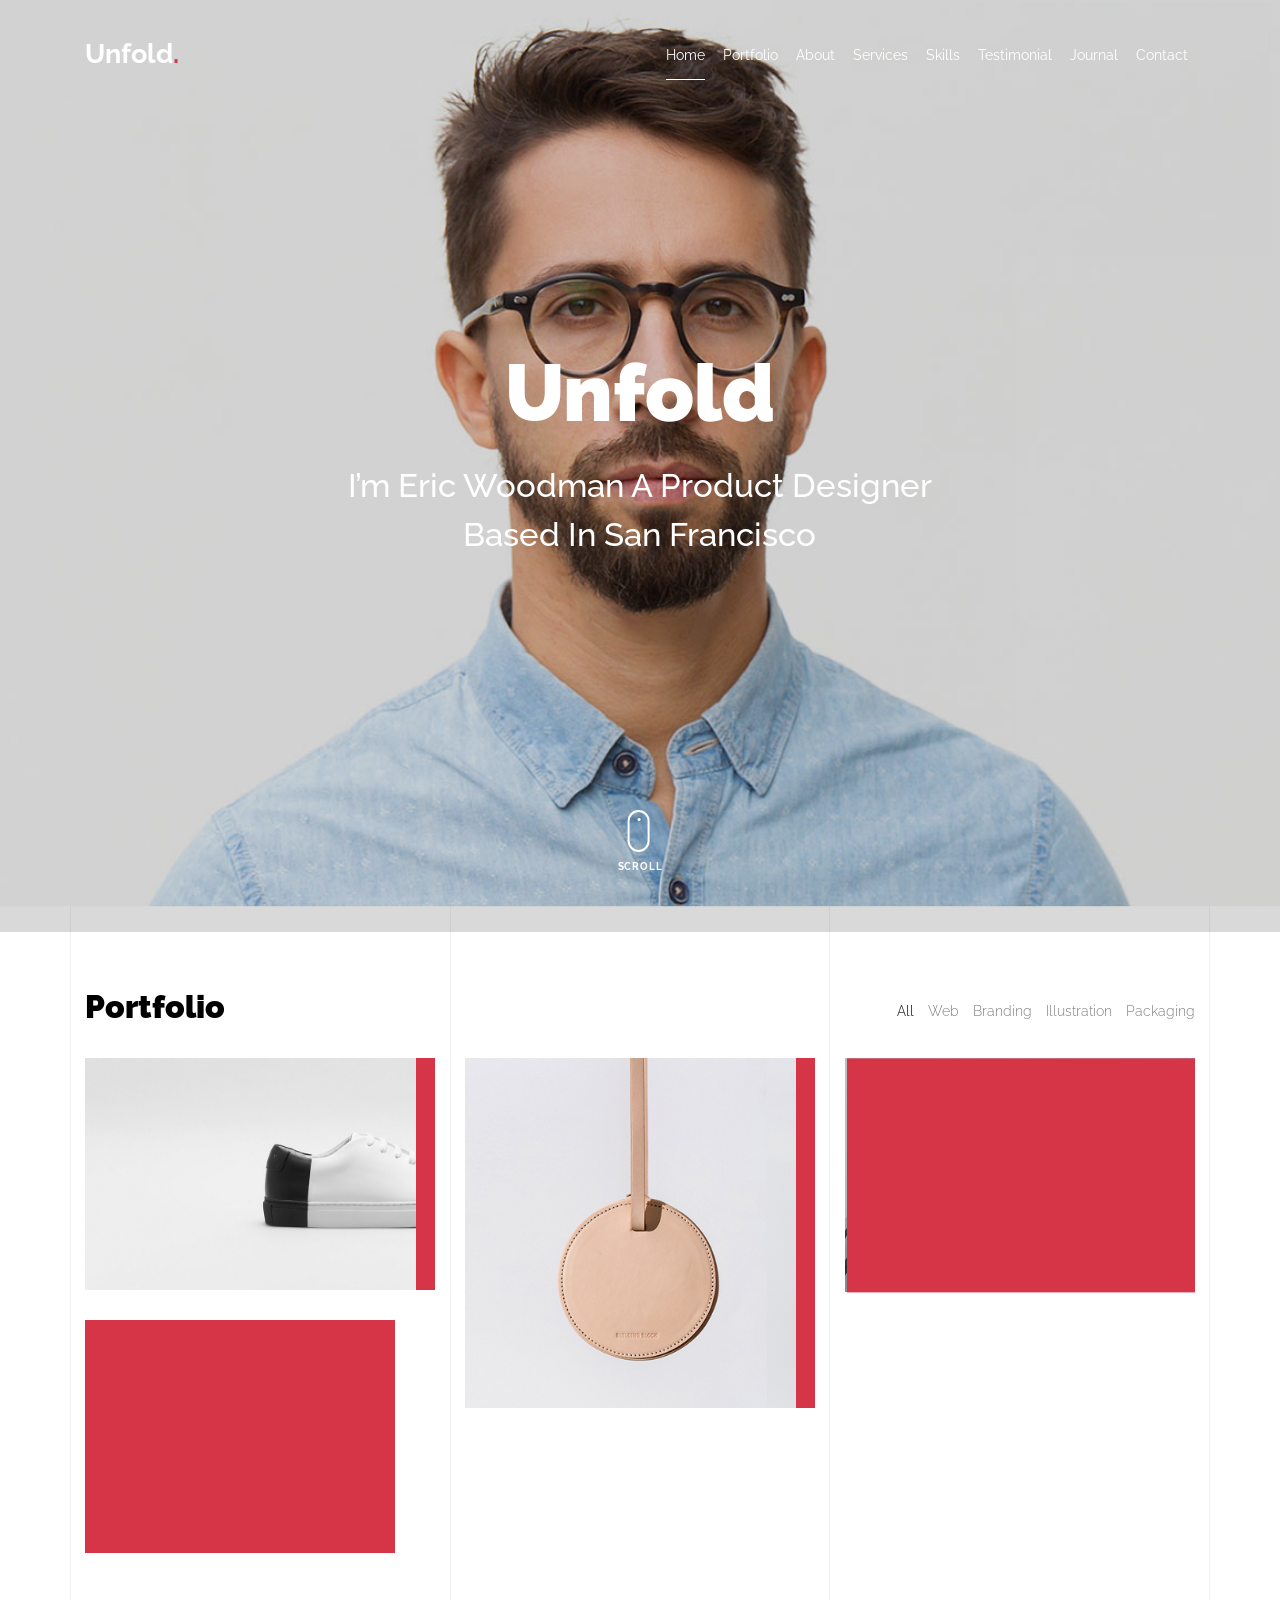
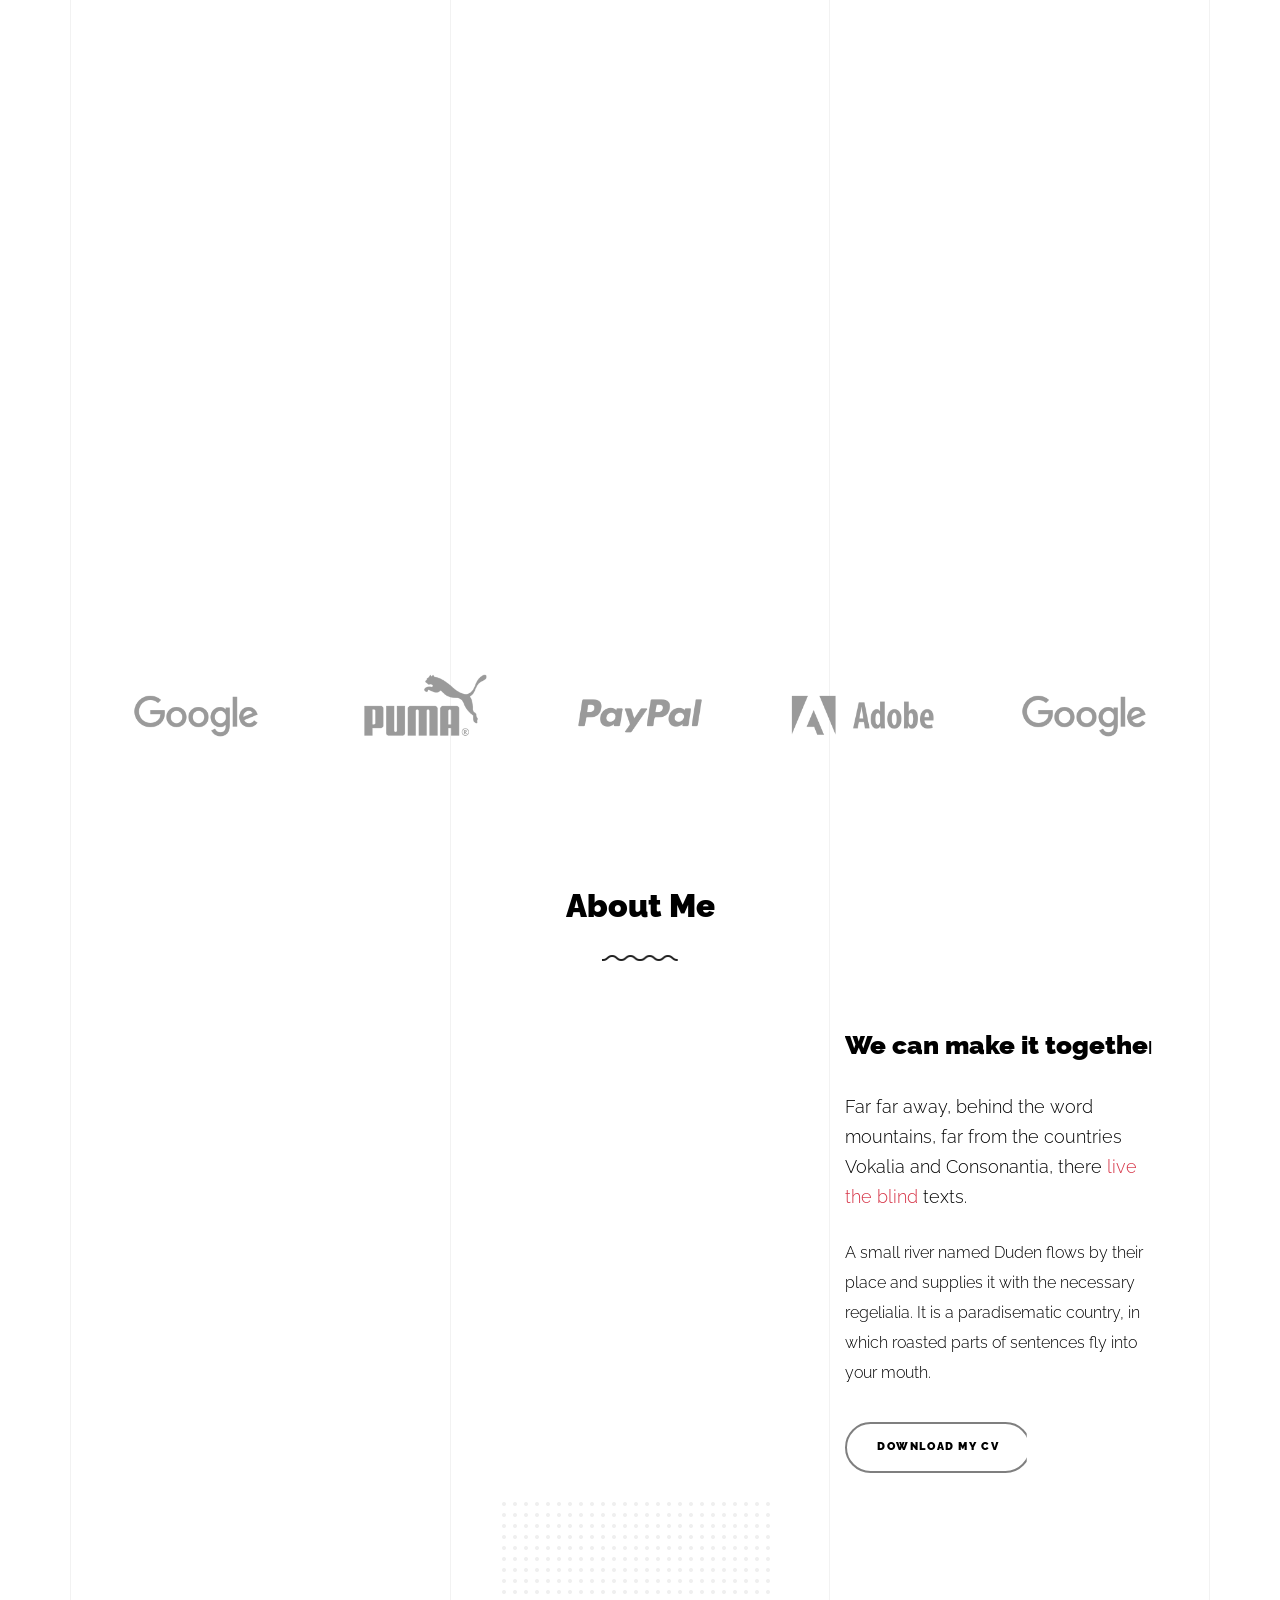
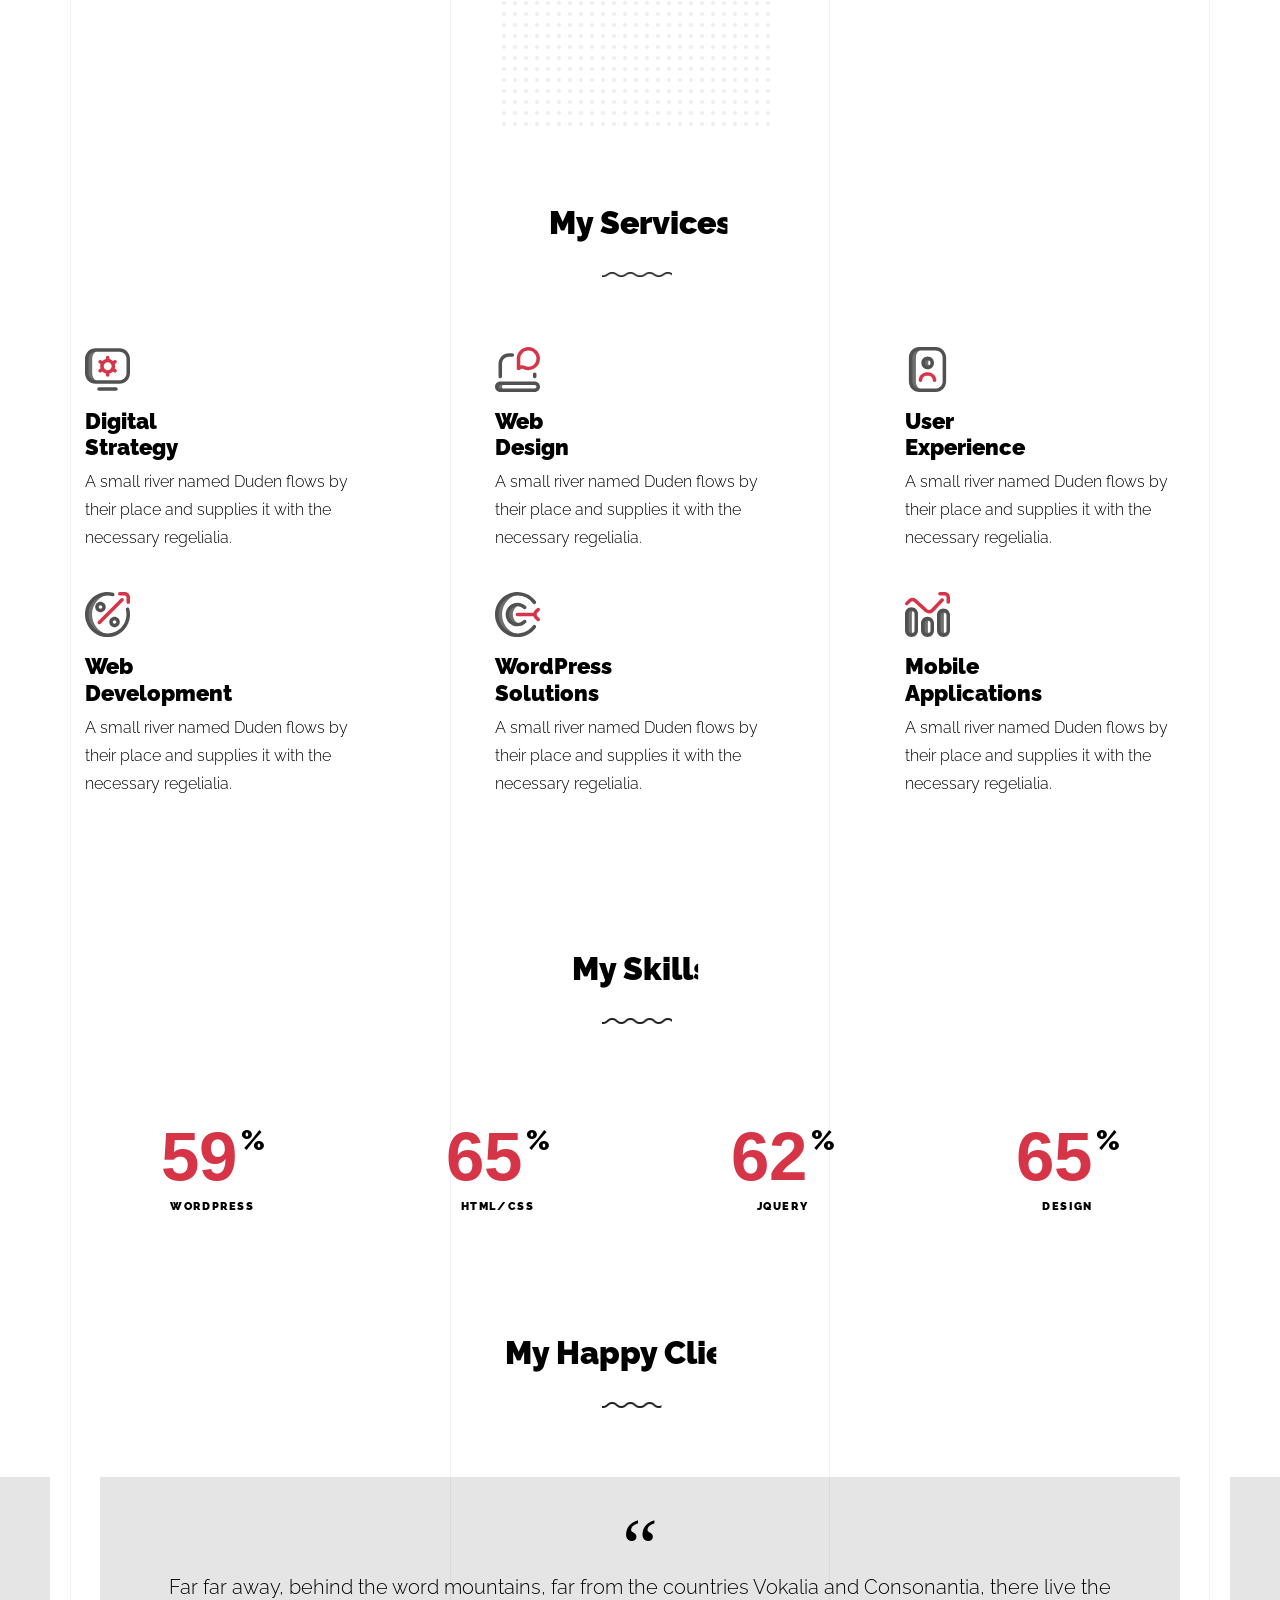
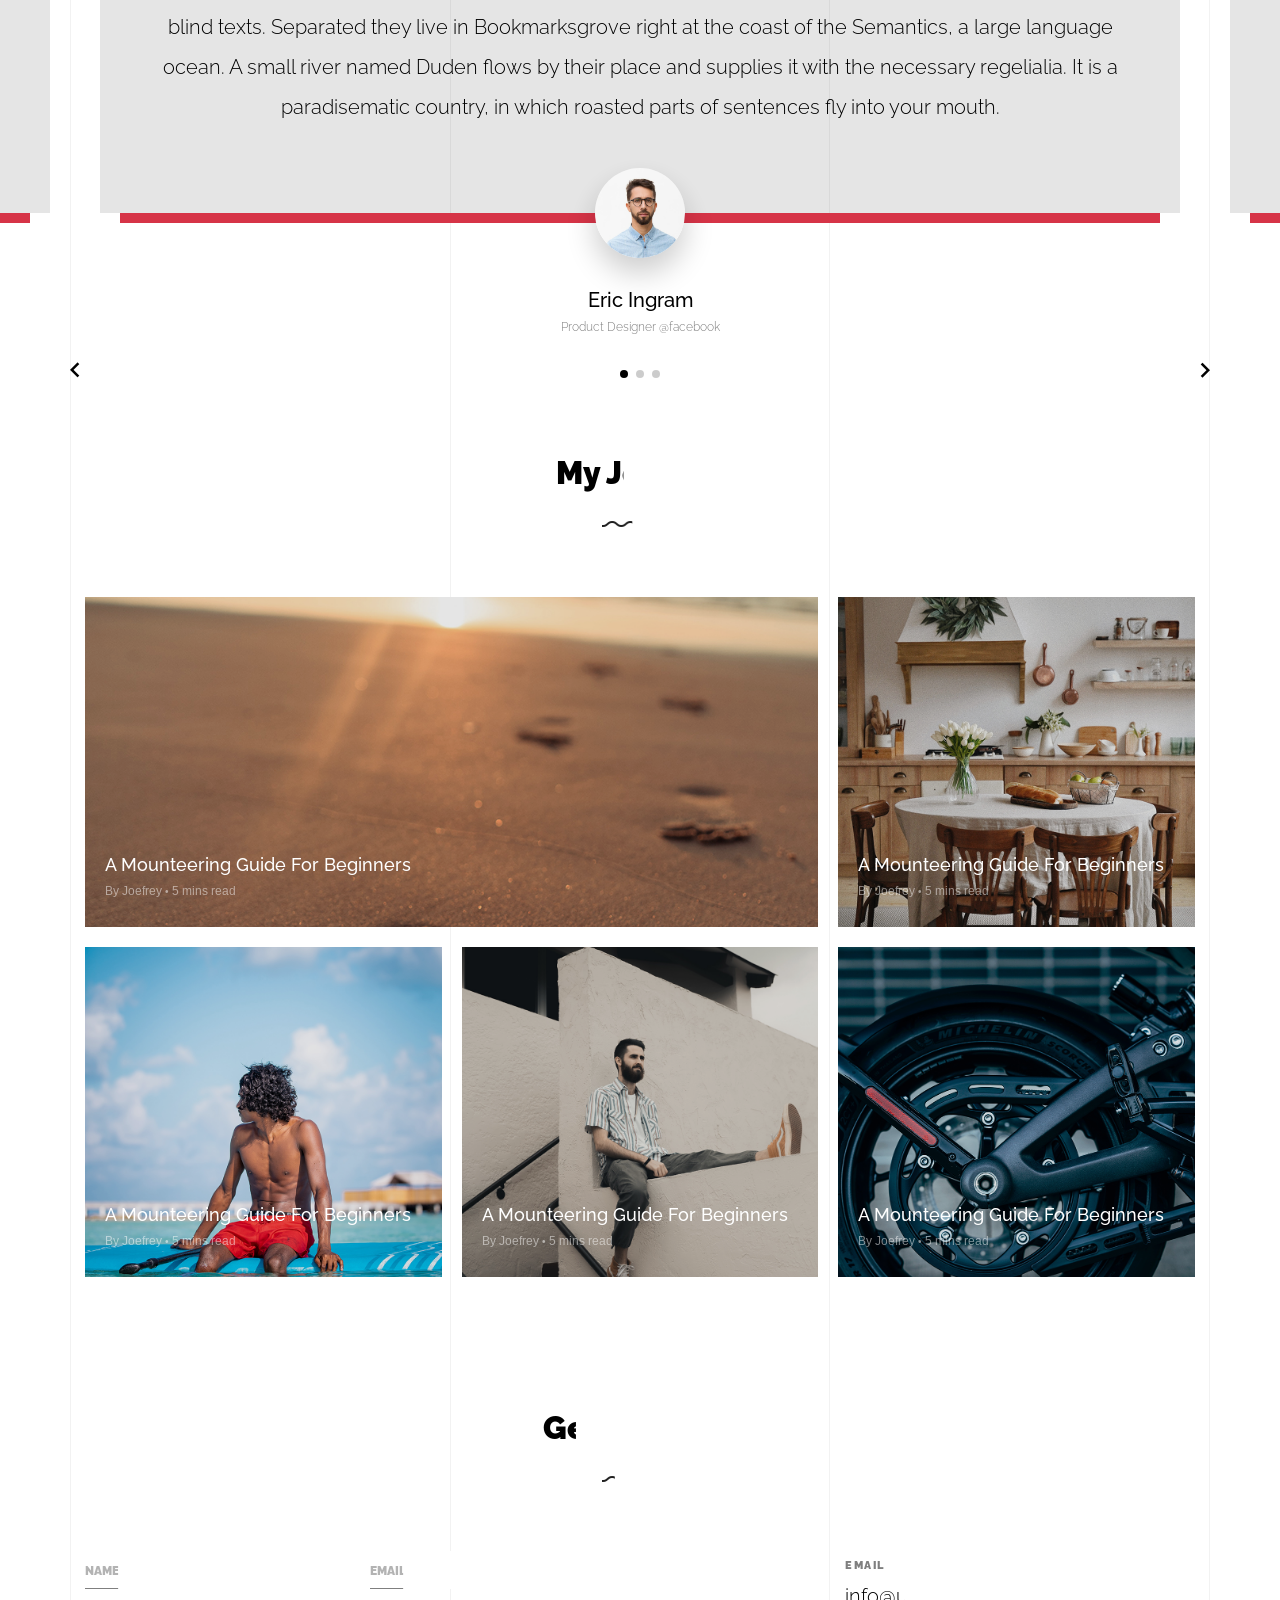
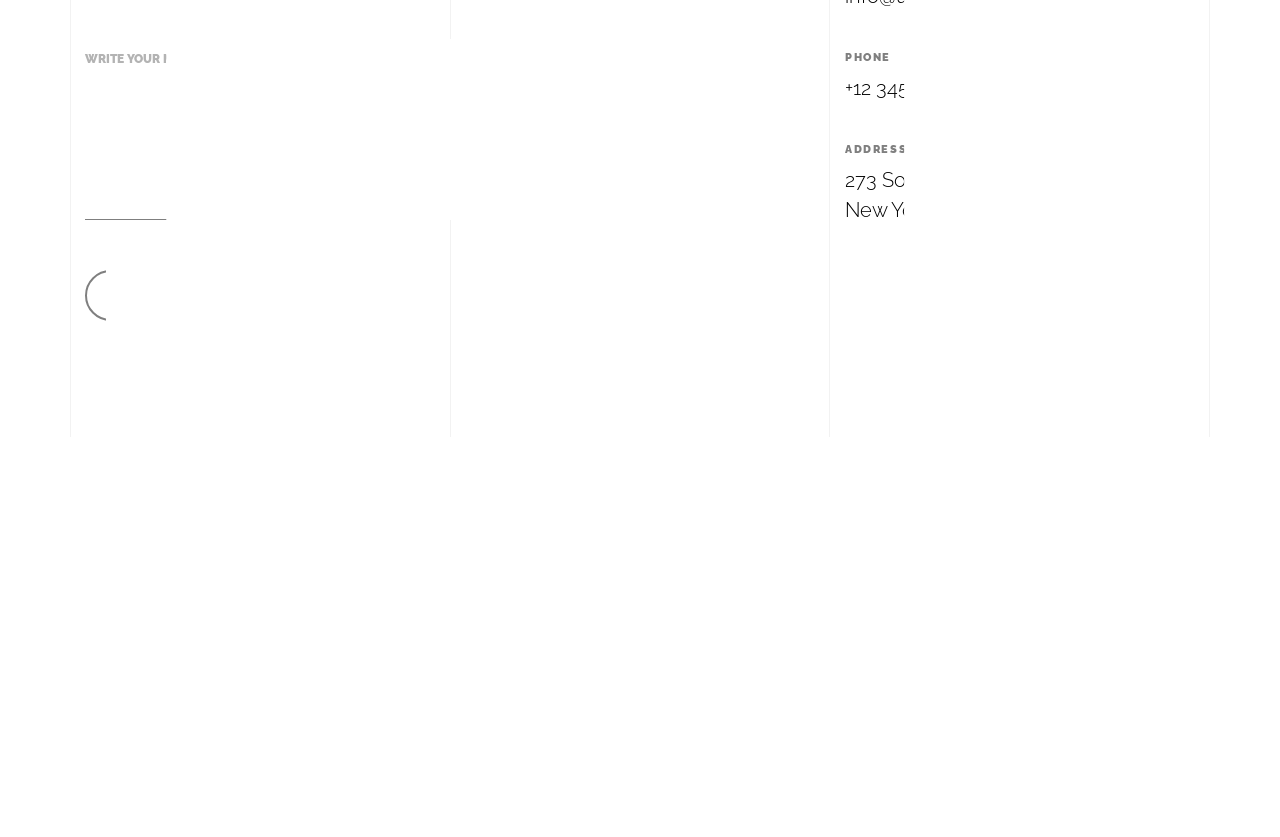
<file: light/index-right-menu.html>
<!doctype html>
<html lang="en">
  <head>
    <title>Unfold &mdash; A onepage portfolio HTML template by Unslate.co</title>
    <meta charset="utf-8">
    <meta name="viewport" content="width=device-width, initial-scale=1, shrink-to-fit=no">

    <meta name="description" content="A onepage portfolio HTML template by Unslate.co">
    <meta name="keywords" content="html, css, javascript, jquery">
    <meta name="author" content="Unslate.co">

    <link rel="stylesheet" href="css/vendor/icomoon/style.css">
    <link rel="stylesheet" href="css/vendor/owl.carousel.min.css">
    <link rel="stylesheet" href="css/vendor/aos.css">
    <link rel="stylesheet" href="css/vendor/animate.min.css">
    <link rel="stylesheet" href="css/vendor/bootstrap.min.css">
    <link rel="stylesheet" href="css/vendor/jquery.fancybox.min.css">
    

    <!-- Theme Style -->
    <link rel="stylesheet" href="css/style.css">

  </head>
  <body data-spy="scroll" data-target=".site-nav-target" data-offset="200">

    <nav class="unslate_co--site-mobile-menu">
      <div class="close-wrap d-flex">
        <a href="#" class="d-flex ml-auto js-menu-toggle">
          <span class="close-label">Close</span>
          <div class="close-times">
            <span class="bar1"></span>
            <span class="bar2"></span>
          </div>
        </a>
      </div>
      <div class="site-mobile-inner"></div>
    </nav>


    <div class="unslate_co--site-wrap">

      <div class="unslate_co--site-inner">

        <div class="lines-wrap">
          <div class="lines-inner">
            <div class="lines"></div>
          </div>
        </div>
        <!-- END lines -->
      
      <nav class="unslate_co--site-nav site-nav-target">

        <div class="container">
        
          <div class="row align-items-center justify-content-between text-left">

            <div class="col-3">
              <div class="site-logo">
                <a href="index-right-menu.html" class="unslate_co--site-logo">Unfold<span>.</span></a>
              </div>
            </div>
            <div class="col text-right">
              <ul class="site-nav-ul js-clone-nav text-left d-none d-lg-inline-block">
                <li class="has-children">
                  <a href="#home-section" class="nav-link">Home</a>
                  <ul class="dropdown">
                    <li>
                      <a href="index.html">Hero Image BG</a>
                    </li>
                    <li>
                      <a href="index-video.html">Video BG</a>
                    </li>
                    <li>
                      <a href="index-hero-slider.html">Hero Slider</a>
                    </li>
                    <li>
                      <a href="index-sidebar-menu.html">Sidebar Menu</a>
                    </li>
                    <li>
                      <a href="index-right-menu.html">Right Menu</a>
                    </li>
                  </ul>
                </li>
                <li><a href="#portfolio-section" class="nav-link">Portfolio</a></li>
                <li><a href="#about-section" class="nav-link">About</a></li>
                <li><a href="#services-section" class="nav-link">Services</a></li>
                <li><a href="#skills-section" class="nav-link">Skills</a></li>
                <li><a href="#testimonial-section" class="nav-link">Testimonial</a></li>
                <li><a href="#journal-section" class="nav-link">Journal</a></li>
                <li><a href="#contact-section" class="nav-link">Contact</a></li>
              </ul>

              <ul class="site-nav-ul-none-onepage text-right d-inline-block d-lg-none">
                <li><a href="#" class="js-menu-toggle">Menu</a></li>
              </ul>
            </div>
            
          </div>
        </div>

      </nav>
      <!-- END nav -->

      <div class="cover-v1 jarallax overlay" style="background-image: url('images/cover_bg_1.jpg');" id="home-section">
        <div class="container">
          <div class="row align-items-center">
              
            <div class="col-md-7 mx-auto text-center">
              <h1 class="heading gsap-reveal-hero text-white">Unfold</h1>
              <h2 class="subheading gsap-reveal-hero text-white">I’m Eric Woodman A Product Designer Based In San Francisco</h2>
            </div>

          </div>
        </div>


        <!-- dov -->
        <a href="#portfolio-section" class="mouse-wrap smoothscroll">
          <span class="mouse">
            <span class="scroll"></span>
          </span>
          <span class="mouse-label">Scroll</span>
        </a>

      </div>
      <!-- END .cover-v1 -->

      <div class="unslate_co--section" id="portfolio-section">
        <div class="container">
          
          
          <div class="relative"><div class="loader-portfolio-wrap"><div class="loader-portfolio dark"></div></div> </div>
          <div id="portfolio-single-holder"></div>

          <div class="portfolio-wrapper">

            <div class="d-flex align-items-center mb-4 gsap-reveal gsap-reveal-filter">
              <h2 class="mr-auto heading-h2">Portfolio</h2>
              
              <a href="#" class="text-black js-filter d-inline-block d-lg-none">Filter</a>
              
              <div class="filter-wrap">
                <div class="filter ml-auto" id="filters">
                  <a href="#" class="active" data-filter="*">All</a>
                  <a href="#" data-filter=".web">Web</a>
                  <a href="#" data-filter=".branding">Branding</a>
                  <a href="#" data-filter=".illustration">Illustration</a>
                  <a href="#" data-filter=".packaging">Packaging</a>
                </div>
              </div>
            </div>


            
            <div id="posts" class="row gutter-isotope-item">
              <div class="item web branding col-sm-6 col-md-6 col-lg-4 isotope-mb-2">
                <a href="portfolio-single-1.html" class="portfolio-item ajax-load-page isotope-item gsap-reveal-img" data-id="1">
                    <div class="overlay">
                      <span class="wrap-icon icon-link2"></span>
                      <div class="portfolio-item-content">
                        <h3>Shoe Rebranding</h3>
                        <p>web, branding</p>
                      </div>
                    </div>
                    <img src="images/work_1_md.jpg" class="lazyload  img-fluid" alt="Images" />
                  </a>
              </div>
              <div class="item branding packaging illustration col-sm-6 col-md-6 col-lg-4 isotope-mb-2 ">
                <a href="portfolio-single-3.html" class="portfolio-item ajax-load-page item-portrait isotope-item gsap-reveal-img" data-id="3">
                    <div class="overlay">
                      <span class="wrap-icon icon-link2"></span>
                      <div class="portfolio-item-content">
                        <h3>Reworking</h3>
                        <p>branding, packaging, illustration</p>
                      </div>
                    </div>
                    <img src="images/work_2_md.jpg" class="lazyload  img-fluid" alt="Images" />
                  </a>
              </div>

              <div class="item branding packaging col-sm-6 col-md-6 col-lg-4 isotope-mb-2">
                <a href="portfolio-single-4.html" class="portfolio-item isotope-item ajax-load-page gsap-reveal-img" data-id="4">
                    <div class="overlay">
                      <span class="wrap-icon icon-link2"></span>
                      <div class="portfolio-item-content">
                        <h3>Modern Building</h3>
                        <p>branding, packaging</p>
                      </div>
                    </div>
                    <img src="images/work_3_md.jpg" class="lazyload  img-fluid" alt="Images" />
                  </a>
              </div>

              <div class="item web packaging col-sm-6 col-md-6 col-lg-4 isotope-mb-2">

                <a href="images/work_4_full.jpg" class="portfolio-item isotope-item gsap-reveal-img" data-fancybox="gallery" data-caption="Watch">
                    <div class="overlay">
                      <span class="wrap-icon icon-photo2"></span>
                      <div class="portfolio-item-content">
                        <h3>Watch</h3>
                        <p>web, packaging</p>
                      </div>
                    </div>
                    <img src="images/work_4_full.jpg" class="lazyload  img-fluid" alt="Images" />
                  </a>

              </div>

              <div class="item illustration packaging col-sm-6 col-md-6 col-lg-4 isotope-mb-2">
                <a href="images/work_5_md.jpg" class="portfolio-item isotope-item gsap-reveal-img" data-fancybox="gallery" data-caption="Shoe Rebranding">
                    <div class="overlay">
                      <span class="wrap-icon icon-photo2"></span>
                      <div class="portfolio-item-content">
                        <h3>Shoe Rebranding</h3>
                        <p>illustration, packaging</p>
                      </div>
                    </div>
                    <img src="images/work_5_md.jpg" class="lazyload  img-fluid" alt="Images" />
                  </a>
              </div>

              <div class="item web branding col-sm-6 col-md-6 col-lg-4 isotope-mb-2">
                <a href="portfolio-single-2.html" class="portfolio-item ajax-load-page item-portrait isotope-item gsap-reveal-img" data-id="2">
                    <div class="overlay">
                      <span class="wrap-icon icon-link2"></span>
                      <div class="portfolio-item-content">
                        <h3>Reshape</h3>
                        <p>web, branding</p>
                      </div>
                    </div>
                    <img src="images/work_6_md.jpg" class="lazyload  img-fluid" alt="Images" />
                  </a>
              </div>

              <div class="item branding packaging col-sm-6 col-md-6 col-lg-4 isotope-mb-2">
                <a href="images/work_7_a_md.jpg" class="portfolio-item item-portrait isotope-item gsap-reveal-img" data-fancybox="gallery" data-caption="Modern Building">
                    <div class="overlay">
                      <span class="wrap-icon icon-photo2"></span>
                      <div class="portfolio-item-content">
                        <h3>Modern Building</h3>
                        <p>branding, packaging</p>
                      </div>
                    </div>
                    <img src="images/work_7_a_md.jpg" class="lazyload  img-fluid" alt="Images" />
                  </a>
              </div>

              <div class="item web branding col-sm-6 col-md-6 col-lg-4 isotope-mb-2">
                <a href="https://www.youtube.com/watch?v=mwtbEGNABWU" class="portfolio-item isotope-item gsap-reveal-img" data-fancybox="gallery" data-caption="Showreel 2019">
                    <div class="overlay">
                      <span class="wrap-icon icon-play_circle_filled"></span>
                      <div class="portfolio-item-content">
                        <h3>Showreel 2019</h3>
                        <p>web, branding</p>
                      </div>
                    </div>
                    <img src="images/work_8_md.jpg" class="lazyload  img-fluid" alt="Images" />
                  </a>
              </div>

              <div class="item web illustration col-sm-6 col-md-6 col-lg-4 isotope-mb-2">
                <a href="images/work_9_a_md.jpg" class="portfolio-item isotope-item gsap-reveal-img" data-fancybox="gallery" data-caption="Render Packaging">
                    <div class="overlay">
                      <span class="wrap-icon icon-photo2"></span>
                      <div class="portfolio-item-content">
                        <h3>Render Packaging</h3>
                        <p>web, illustration</p>
                      </div>
                    </div>
                    <img src="images/work_9_a_md.jpg" class="lazyload  img-fluid" alt="Images" />
                  </a>
              </div>

            </div>
            
          </div>


        </div>
      </div>


      <div class="unslate_co--section">
        <div class="container">
          <div class="owl-carousel logo-slider">
            <div class="logo-v1 gsap-reveal">
              <img src="images/logo-google.png" alt="Image" class="img-fluid">
            </div>
            <div class="logo-v1 gsap-reveal">
              <img src="images/logo-puma.png" alt="Image" class="img-fluid">
            </div>
            <div class="logo-v1 gsap-reveal">
              <img src="images/logo-paypal.png" alt="Image" class="img-fluid">
            </div>
            <div class="logo-v1 gsap-reveal">
              <img src="images/logo-adobe.png" alt="Image" class="img-fluid">
            </div>
          </div>
        </div>
      </div>



      <div class="unslate_co--section" id="about-section">
        <div class="container">
          
          <div class="section-heading-wrap text-center mb-5">
            <h2 class="heading-h2 text-center divider"><span class="gsap-reveal">About Me</span></h2>
            <span class="gsap-reveal"><img src="images/divider.png" alt="divider" width="76"></span>
          </div>
          

          <div class="row mt-5 justify-content-between">
            <div class="col-lg-7 mb-5 mb-lg-0" data-aos="fade-up">
              <figure class="dotted-bg gsap-reveal-img">
                <img src="images/about_me_pic.jpg" alt="Image" class="img-fluid">
              </figure>
            </div>
            <div class="col-lg-4 pr-lg-5">
              <h3 class="mb-4 heading-h3"><span class="gsap-reveal">We can make it together</span></h3>
              <p class="lead gsap-reveal">Far far away, behind the word mountains, far from the countries Vokalia and Consonantia, there <a href="#">live the blind</a> texts. </p>
              <p class="mb-4 gsap-reveal">A small river named Duden flows by their place and supplies it with the necessary regelialia. It is a paradisematic country, in which roasted parts of sentences fly into your mouth.</p>
              <p class="gsap-reveal"><a href="#" class="btn btn-outline-pill btn-custom-light">Download my CV</a></p>
            </div>
          </div>
        </div>
      </div>

      <div class="unslate_co--section" id="services-section">
        <div class="container">

          <div class="section-heading-wrap text-center mb-5">
            <h2 class="heading-h2 text-center divider"><span class="gsap-reveal">My Services</span></h2>
            <span class="gsap-reveal"><img src="images/divider.png" alt="divider" width="76"></span>
          </div>

          <div class="row gutter-v3">
            <div class="col-md-6 col-lg-4 mb-4">
              <div class="feature-v1" data-aos="fade-up" data-aos-delay="0">
                <div class="wrap-icon mb-3">
                  <img src="images/svg/001-options.svg" alt="Image" width="45">
                </div>
                <h3>Digital <br> Strategy</h3>
                <p>A small river named Duden flows by their place and supplies it with the necessary regelialia. </p>
              </div> 
            </div>
            <div class="col-md-6 col-lg-4 mb-4">
              <div class="feature-v1" data-aos="fade-up" data-aos-delay="100">
                <div class="wrap-icon mb-3">
                  <img src="images/svg/002-chat.svg" alt="Icon" width="45">
                </div>
                <h3>Web <br> Design</h3>
                <p>A small river named Duden flows by their place and supplies it with the necessary regelialia. </p>
              </div> 
            </div>
            <div class="col-md-6 col-lg-4 mb-4">
              <div class="feature-v1" data-aos="fade-up" data-aos-delay="200">
                <div class="wrap-icon mb-3">
                  <img src="images/svg/003-contact-book.svg" alt="Image" class="img-fluid" width="45">
                </div>
                <h3>User <br> Experience</h3>
                <p>A small river named Duden flows by their place and supplies it with the necessary regelialia. </p>
              </div> 
            </div>

            <div class="col-md-6 col-lg-4 mb-4">
              <div class="feature-v1" data-aos="fade-up" data-aos-delay="0">
                <div class="wrap-icon mb-3">
                  <img src="images/svg/004-percentage.svg" alt="Image" width="45">
                </div>
                <h3>Web <br> Development</h3>
                <p>A small river named Duden flows by their place and supplies it with the necessary regelialia. </p>
              </div> 
            </div>
            <div class="col-md-6 col-lg-4 mb-4">
              <div class="feature-v1" data-aos="fade-up" data-aos-delay="100">
                <div class="wrap-icon mb-3">
                  <img src="images/svg/006-goal.svg" alt="Image" width="45">
                </div>
                <h3>WordPress <br> Solutions</h3>
                <p>A small river named Duden flows by their place and supplies it with the necessary regelialia. </p>
              </div> 
            </div>
            <div class="col-md-6 col-lg-4 mb-4">
              <div class="feature-v1" data-aos="fade-up" data-aos-delay="200">
                <div class="wrap-icon mb-3">
                  <img src="images/svg/005-line-chart.svg" alt="Image" width="45">
                </div>
                <h3>Mobile <br> Applications</h3>
                <p>A small river named Duden flows by their place and supplies it with the necessary regelialia. </p>
              </div> 
            </div>

          </div>

        </div>
      </div>

      <div class="unslate_co--section section-counter" id="skills-section">
        <div class="container">
          <div class="section-heading-wrap text-center mb-5">
            <h2 class="heading-h2 text-center divider"><span class="gsap-reveal">My Skills</span></h2>
            <span class="gsap-reveal"><img src="images/divider.png" alt="divider" width="76"></span>
          </div>


          <div class="row pt-5">
            <div class="col-6 col-sm-6 mb-5 mb-lg-0 col-md-6 col-lg-3" data-aos="fade-up" data-aos-delay="0">
              <div class="counter-v1 text-center">
                <span class="number-wrap">
                  <span class="number number-counter" data-number="90">0</span>
                  <span class="append-text">%</span>
                </span>
                <span class="counter-label">WordPress</span>
              </div>
            </div>
            <div class="col-6 col-sm-6 mb-5 mb-lg-0 col-md-6 col-lg-3" data-aos="fade-up" data-aos-delay="100">
              <div class="counter-v1 text-center">
                <span class="number-wrap">
                  <span class="number number-counter" data-number="99">0</span>
                  <span class="append-text">%</span>
                </span>
                <span class="counter-label">HTML/CSS</span>
              </div>
            </div>
            <div class="col-6 col-sm-6 mb-5 mb-lg-0 col-md-6 col-lg-3" data-aos="fade-up" data-aos-delay="200">
              <div class="counter-v1 text-center">
                <span class="number-wrap">
                  <span class="number number-counter" data-number="95">0</span>
                  <span class="append-text">%</span>
                </span>
                <span class="counter-label">jQuery</span>
              </div>
            </div>
            <div class="col-6 col-sm-6 mb-5 mb-lg-0 col-md-6 col-lg-3" data-aos="fade-up" data-aos-delay="300">
              <div class="counter-v1 text-center">
                <span class="number-wrap">
                  <span class="number number-counter" data-number="100">0</span>
                  <span class="append-text">%</span>
                </span>
                <span class="counter-label">Design</span>
              </div>
            </div>
          </div>
        </div>
      </div>
      <!-- END .counter -->

      <div class="unslate_co--section" id="testimonial-section">
        <div class="container">
          <div class="section-heading-wrap text-center mb-5">
            <h2 class="heading-h2 text-center divider"><span class="gsap-reveal">My Happy Clients</span></h2>
            <span class="gsap-reveal"><img src="images/divider.png" alt="divider" width="76"></span>
          </div>
        </div>

        <div class="owl-carousel testimonial-slider">
          <div>
            <div class="testimonial-v1">
              <div class="testimonial-inner-bg">
                <span class="quote">&ldquo;</span>
                <blockquote>
                  Far far away, behind the word mountains, far from the countries Vokalia and Consonantia, there live the blind texts. Separated they live in Bookmarksgrove right at the coast of the Semantics, a large language ocean. A small river named Duden flows by their place and supplies it with the necessary regelialia. It is a paradisematic country, in which roasted parts of sentences fly into your mouth.
                </blockquote>
              </div>
              
              <div class="testimonial-author-info">
                <img src="images/person_man_1.jpg" alt="Image">
                <h3>Eric Ingram</h3>
                <span class="d-block position">Product Designer @facebook</span>
              </div>

            </div>
          </div>
          <div>
            <div class="testimonial-v1">
              <div class="testimonial-inner-bg">
                <span class="quote">&ldquo;</span>
                <blockquote>
                  Far far away, behind the word mountains, far from the countries Vokalia and Consonantia, there live the blind texts. Separated they live in Bookmarksgrove right at the coast of the Semantics, a large language ocean. A small river named Duden flows by their place and supplies it with the necessary regelialia. It is a paradisematic country, in which roasted parts of sentences fly into your mouth.
                </blockquote>
              </div>
              
              <div class="testimonial-author-info">
                <img src="images/person_man_2.jpg" alt="Image">
                <h3>Ryan Mullins</h3>
                <span class="d-block position">Product Designer @Shopify</span>
              </div>

            </div>
          </div>
          <div>
            <div class="testimonial-v1">
              <div class="testimonial-inner-bg">
                <span class="quote">&ldquo;</span>
                <blockquote>
                  Far far away, behind the word mountains, far from the countries Vokalia and Consonantia, there live the blind texts. Separated they live in Bookmarksgrove right at the coast of the Semantics, a large language ocean. A small river named Duden flows by their place and supplies it with the necessary regelialia. It is a paradisematic country, in which roasted parts of sentences fly into your mouth.
                </blockquote>
              </div>
              
              <div class="testimonial-author-info">
                <img src="images/person_woman_1.jpg" alt="Image">
                <h3>Erica Miller</h3>
                <span class="d-block position">Product Designer @Twitter</span>
              </div>

            </div>
          </div>
        </div>

      </div>
      <!-- END testimonial -->

      <div class="unslate_co--section" id="journal-section">
        <div class="container">
          <div class="section-heading-wrap text-center mb-5">
            <h2 class="heading-h2 text-center divider"><span class="gsap-reveal">My Journal</span></h2>
            <span class="gsap-reveal"><img src="images/divider.png" alt="divider" width="76"></span>
          </div>

          
          <div class="row gutter-v4 align-items-stretch">
            <div class="col-sm-6 col-md-6 col-lg-8 blog-post-entry" data-aos="fade-up" data-aos-delay="0">

              <a href="blog-single.html" class="grid-item blog-item w-100 h-100">
                <div class="overlay">
                  <div class="portfolio-item-content">
                    <h3>A Mounteering Guide For Beginners</h3>
                    <p class="post-meta">By Joefrey <span class="small">&bullet;</span> 5 mins read</p>
                  </div>
                </div>
                <img src="images/post_1.jpg" class="lazyload" alt="Image" />
              </a>


            </div>
            <div class="col-sm-6 col-md-6 col-lg-4 blog-post-entry" data-aos="fade-up" data-aos-delay="100">
              <a href="blog-single.html" class="grid-item blog-item w-100 h-100">
                <div class="overlay">
                  <div class="portfolio-item-content">
                    <h3>A Mounteering Guide For Beginners</h3>
                    <p class="post-meta">By Joefrey <span class="small">&bullet;</span> 5 mins read</p>
                  </div>
                </div>
                <img src="images/post_2.jpg" class="lazyload" alt="Image" />
              </a>
            </div>


            <div class="col-sm-6 col-md-6 col-lg-4 blog-post-entry" data-aos="fade-up" data-aos-delay="0">

              <a href="blog-single.html" class="grid-item blog-item w-100 h-100">
                <div class="overlay">
                  <div class="portfolio-item-content">
                    <h3>A Mounteering Guide For Beginners</h3>
                    <p class="post-meta">By Joefrey <span class="small">&bullet;</span> 5 mins read</p>
                  </div>
                </div>
                <img src="images/post_3.jpg" class="lazyload" alt="Image" />
              </a>


            </div>
            <div class="col-sm-6 col-md-6 col-lg-4 blog-post-entry" data-aos="fade-up" data-aos-delay="100">
              <a href="blog-single.html" class="grid-item blog-item w-100 h-100">
                <div class="overlay">
                  <div class="portfolio-item-content">
                    <h3>A Mounteering Guide For Beginners</h3>
                    <p class="post-meta">By Joefrey <span class="small">&bullet;</span> 5 mins read</p>
                  </div>
                </div>
                <img src="images/post_4.jpg" class="lazyload" alt="Image" />
              </a>
            </div>

            <div class="col-sm-6 col-md-6 col-lg-4 blog-post-entry" data-aos="fade-up" data-aos-delay="200">
              <a href="blog-single.html" class="grid-item blog-item w-100 h-100">
                <div class="overlay">
                  <div class="portfolio-item-content">
                    <h3>A Mounteering Guide For Beginners</h3>
                    <p class="post-meta">By Joefrey <span class="small">&bullet;</span> 5 mins read</p>
                  </div>
                </div>
                <img src="images/post_5.jpg" class="lazyload" alt="Image" />
              </a>
            </div>


          </div>

        </div>
      </div>
      <!-- END blog posts -->


      <div class="unslate_co--section" id="contact-section">
        <div class="container">
          <div class="section-heading-wrap text-center mb-5">
            <h2 class="heading-h2 text-center divider"><span class="gsap-reveal">Get In Touch</span></h2>
            <span class="gsap-reveal"><img src="images/divider.png" alt="divider" width="76"></span>
          </div>


          <div class="row justify-content-between">
            
            <div class="col-md-6">
              <form method="post" class="form-outline-style-v1" id="contactForm">
                <div class="form-group row mb-0">

                  <div class="col-lg-6 form-group gsap-reveal">
                    <label for="name">Name</label>
                    <input name="name" type="text" class="form-control" id="name">
                  </div>
                  <div class="col-lg-6 form-group gsap-reveal">
                    <label for="email">Email</label>
                    <input name="email" type="email" class="form-control" id="email">
                  </div>
                  <div class="col-lg-12 form-group gsap-reveal">
                    <label for="message">Write your message...</label>
                    <textarea name="message" id="message" cols="30" rows="7" class="form-control"></textarea>
                  </div>
                </div>
                <div class="form-group row gsap-reveal">
                    <div class="col-md-12 d-flex align-items-center">
                      <input type="submit" class="btn btn-outline-pill btn-custom-light mr-3" value="Send Message">
                      <span class="submitting"></span>
                    </div>
                  </div>
              </form>
              <div id="form-message-warning" class="mt-4"></div> 
              <div id="form-message-success">
                Your message was sent, thank you!
              </div>

            </div>

            <div class="col-md-4">
              <div class="contact-info-v1">
                <div class="gsap-reveal d-block">
                  <span class="d-block contact-info-label">Email</span>
                  <a href="#" class="contact-info-val">info@unslate.co</a>
                </div>
                <div class="gsap-reveal d-block">
                  <span class="d-block contact-info-label">Phone</span>
                  <a href="#" class="contact-info-val">+12 345 6789 012</a>
                </div>
                <div class="gsap-reveal d-block">
                  <span class="d-block contact-info-label">Address</span>
                  <address class="contact-info-val">273 South Riverview Rd. <br> New York, NY 10011</address>
                </div>
              </div>
            </div>

          </div>
        </div>
      </div>
      </div>

      <footer class="unslate_co--footer unslate_co--section">
        <div class="container">
          <div class="row justify-content-center">
            <div class="col-md-7">
              
              <div class="footer-site-logo"><a href="#">Unfold<span>.</span></a></div>

              <ul class="footer-site-social">
                <li><a href="#">Facebook</a></li>
                <li><a href="#">Twitter</a></li>
                <li><a href="#">Instagram</a></li>
                <li><a href="#">Dribbble</a></li>
                <li><a href="#">Behance</a></li>
              </ul>

              <p class="site-copyright">
                <small>&copy; 2020 <a href="#">Unfold</a>. All Rights Reserved. Design with <span class="icon-heart text-danger"></span> by <a href="#">Unslate.co</a>.</small>
              </p>

            </div>
          </div>
        </div>
      </footer>

      
    </div>

    <!-- Loader -->
    <div id="unslate_co--overlayer"></div>
    <div class="site-loader-wrap">
      <div class="site-loader dark"></div>
    </div>

    <script src="js/scripts-dist.js"></script>
    <script src="js/main.js"></script>

    <!-- Global site tag (gtag.js) - Google Analytics -->
<script async src="https://www.googletagmanager.com/gtag/js?id=UA-157808202-1"></script>
<script>
  window.dataLayer = window.dataLayer || [];
  function gtag(){dataLayer.push(arguments);}
  gtag('js', new Date());

  gtag('config', 'UA-157808202-1');
</script>

  </body>
</html>
</file>
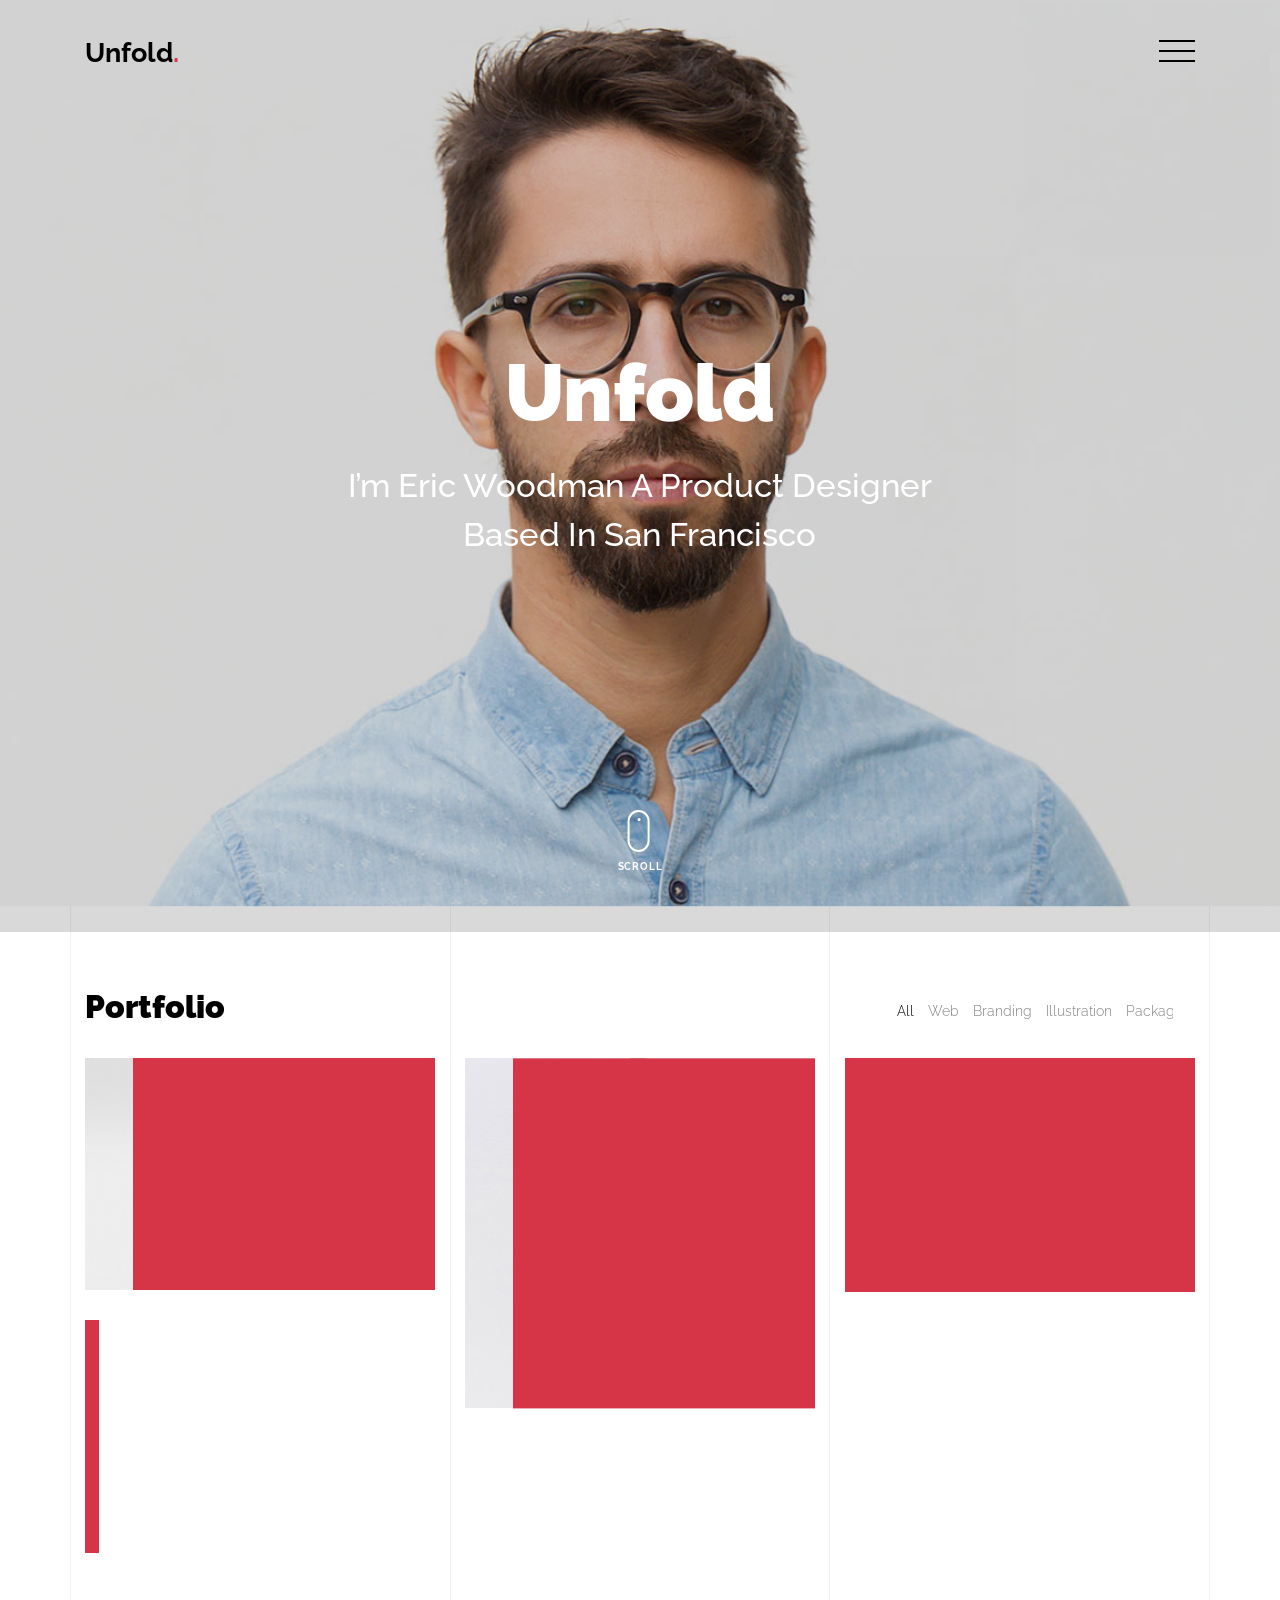
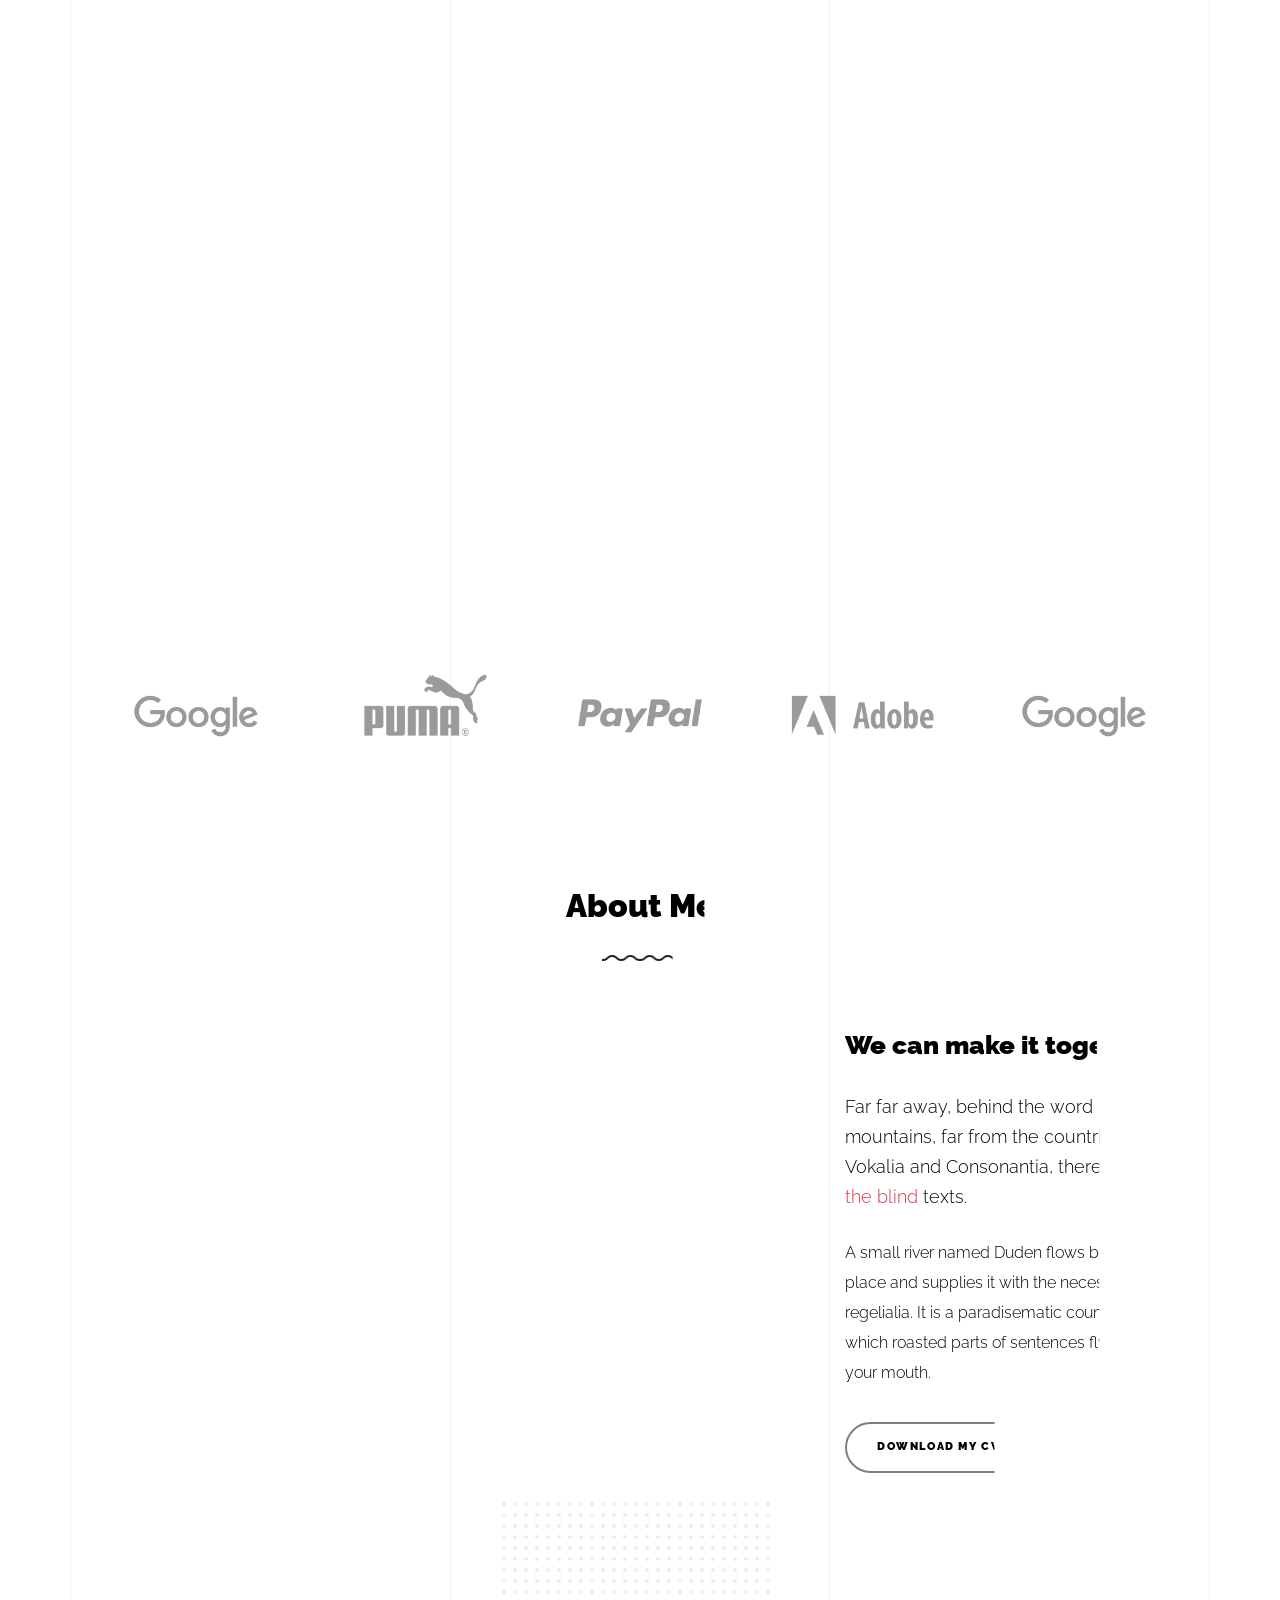
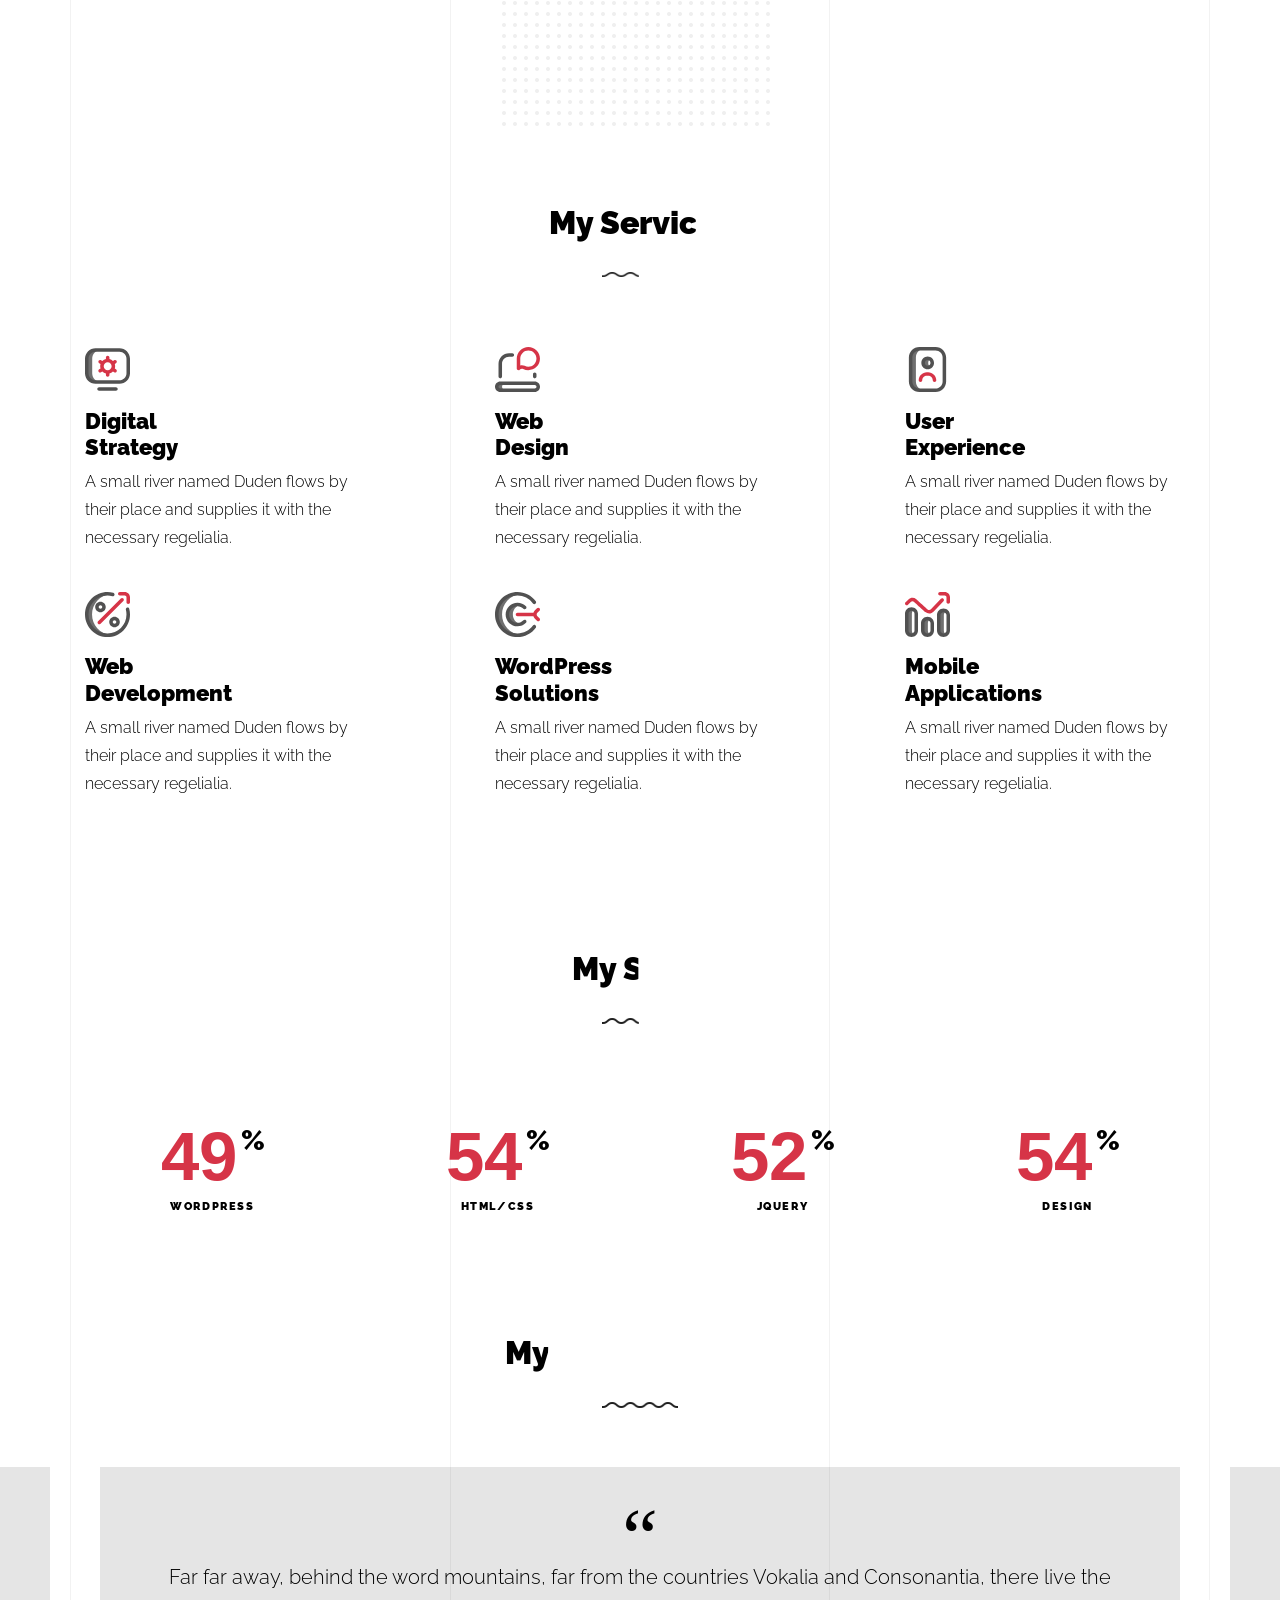
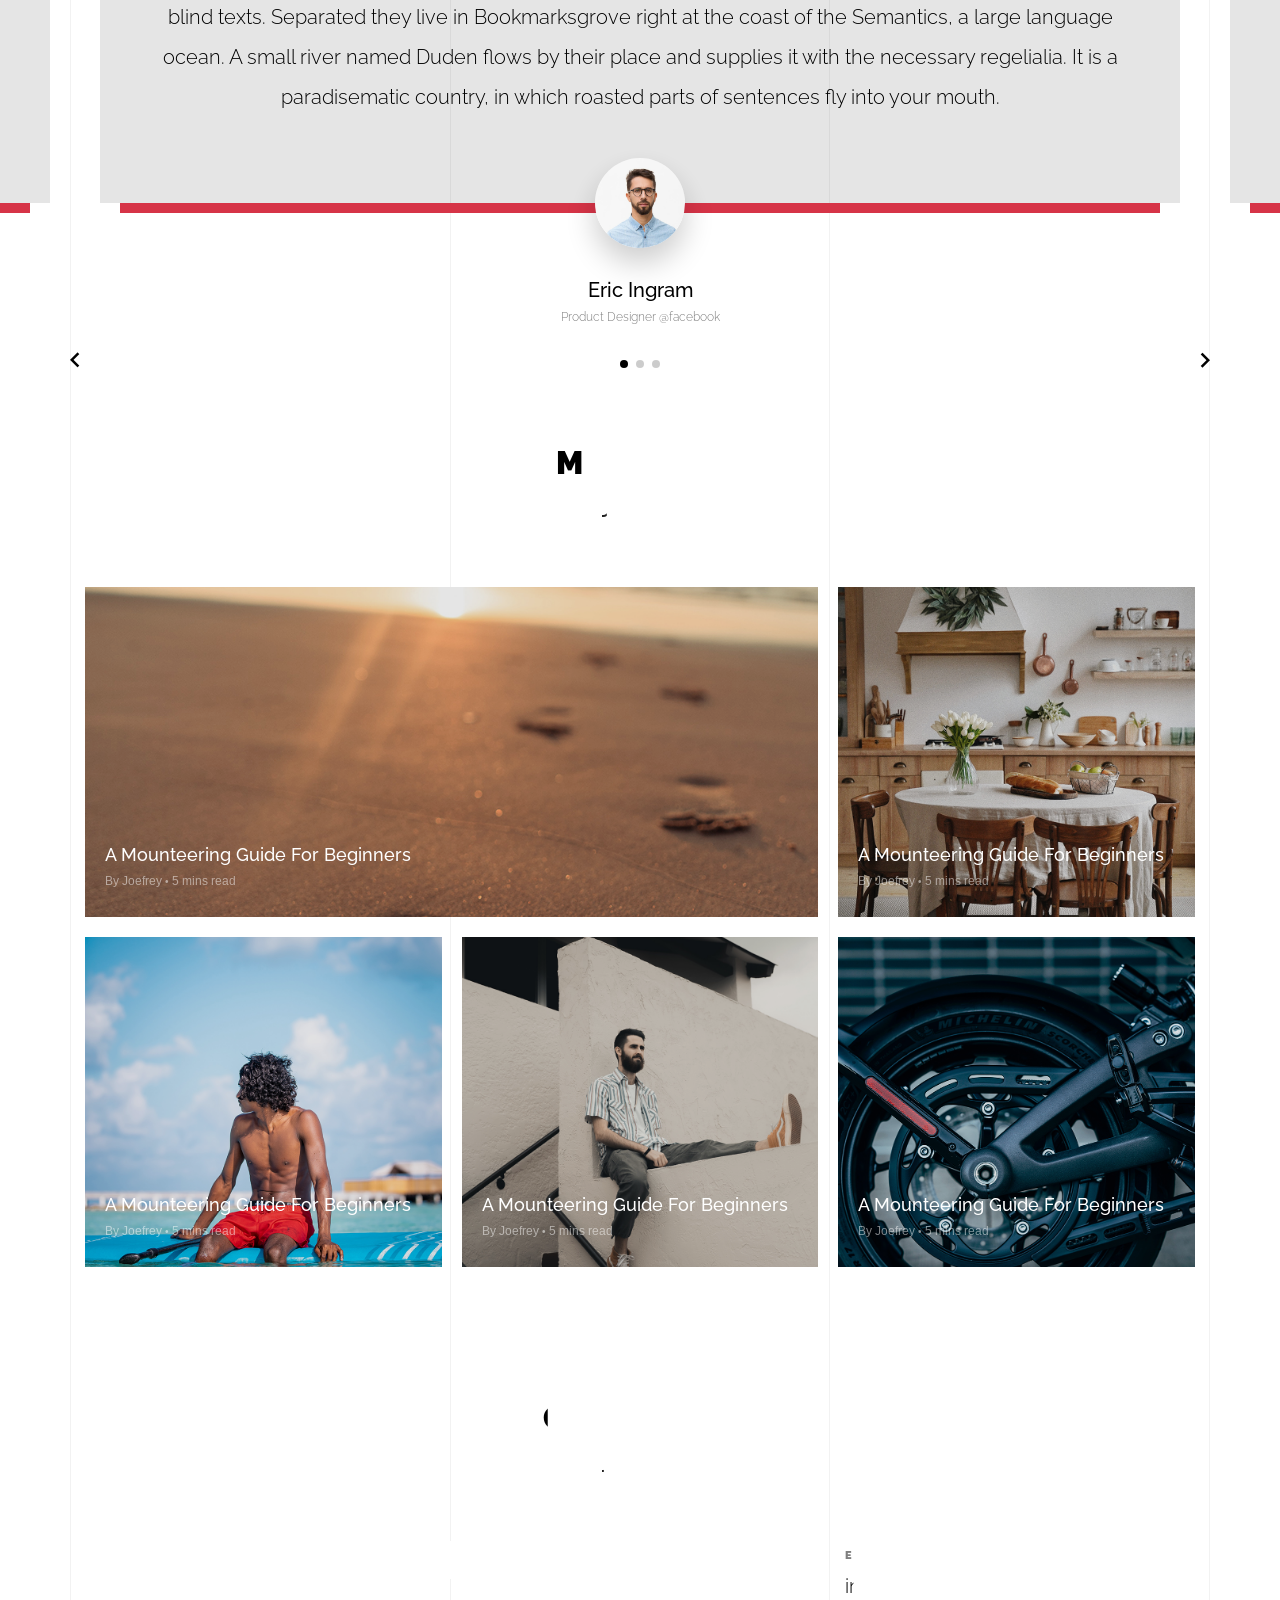
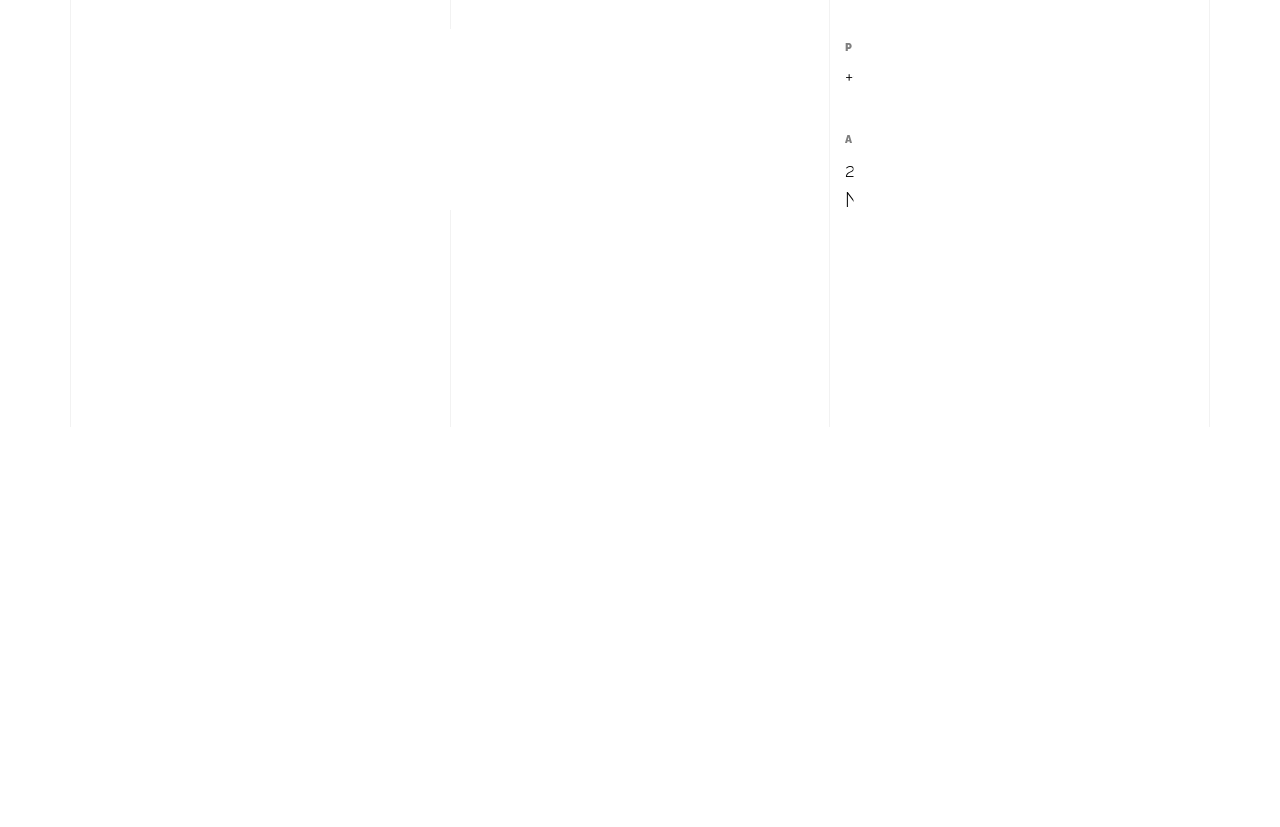
<file: light/index-sidebar-menu.html>
<!doctype html>
<html lang="en">
  <head>
    <title>Unfold &mdash; A onepage portfolio HTML template by Unslate.co</title>
    <meta charset="utf-8">
    <meta name="viewport" content="width=device-width, initial-scale=1, shrink-to-fit=no">

    <meta name="description" content="A onepage portfolio HTML template by Unslate.co">
    <meta name="keywords" content="html, css, javascript, jquery">
    <meta name="author" content="Unslate.co">

    <link rel="stylesheet" href="css/vendor/icomoon/style.css">
    <link rel="stylesheet" href="css/vendor/owl.carousel.min.css">
    <link rel="stylesheet" href="css/vendor/aos.css">
    <link rel="stylesheet" href="css/vendor/animate.min.css">
    <link rel="stylesheet" href="css/vendor/bootstrap.min.css">
    <link rel="stylesheet" href="css/vendor/jquery.fancybox.min.css">
    

    <!-- Theme Style -->
    <link rel="stylesheet" href="css/style.css">

  </head>
  <body data-spy="scroll" data-target=".site-nav-target" data-offset="200">

    <nav class="unslate_co--site-mobile-menu">
      <div class="close-wrap d-flex">
        <a href="#" class="d-flex ml-auto js-menu-toggle">
          <span class="close-label">Close</span>
          <div class="close-times">
            <span class="bar1"></span>
            <span class="bar2"></span>
          </div>
        </a>
      </div>
      <div class="site-mobile-inner"></div>
    </nav>


    <div class="unslate_co--site-wrap">

      <div class="unslate_co--site-inner">

        <div class="lines-wrap">
          <div class="lines-inner">
            <div class="lines"></div>
          </div>
        </div>
        <!-- END lines -->
      
      <nav class="unslate_co--site-nav dark site-nav-target">

        <div class="container">
        
          <div class="row align-items-center justify-content-between text-left">

            <div class="col-3">
              <div class="site-logo">
                <a href="index-sidebar-menu.html" class="unslate_co--site-logo">Unfold<span>.</span></a>
              </div>
            </div>
            <div class="col text-right">
              <ul class="site-nav-ul js-clone-nav text-left d-none d-lg-inline-none">
                <li class="has-children">
                  <a href="#home-section" class="nav-link">Home</a>
                  <ul class="dropdown">
                    <li>
                      <a href="index.html">Hero Image BG</a>
                    </li>
                    <li>
                      <a href="index-video.html">Video BG</a>
                    </li>
                    <li>
                      <a href="index-hero-slider.html">Hero Slider</a>
                    </li>
                    <li>
                      <a href="index-sidebar-menu.html">Sidebar Menu</a>
                    </li>
                    <li>
                      <a href="index-right-menu.html">Right Menu</a>
                    </li>
                  </ul>
                </li>
                <li><a href="#portfolio-section" class="nav-link">Portfolio</a></li>
                <li><a href="#about-section" class="nav-link">About</a></li>
                <li><a href="#services-section" class="nav-link">Services</a></li>
                <li><a href="#skills-section" class="nav-link">Skills</a></li>
                <li><a href="#testimonial-section" class="nav-link">Testimonial</a></li>
                <li><a href="#journal-section" class="nav-link">Journal</a></li>
                <li><a href="#contact-section" class="nav-link">Contact</a></li>
              </ul>
              
              <a href="#" class="burger-toggle-menu js-burger-toggle-menu ml-auto py-4">
                <span></span>
                <span></span>
                <span></span>
              </a>

            </div>
            
          </div>
        </div>

      </nav>
      <!-- END nav -->

      <div class="cover-v1 jarallax overlay" style="background-image: url('images/cover_bg_1.jpg');" id="home-section">
        <div class="container">
          <div class="row align-items-center">
              
            <div class="col-md-7 mx-auto text-center">
              <h1 class="heading gsap-reveal-hero text-white">Unfold</h1>
              <h2 class="subheading gsap-reveal-hero text-white">I’m Eric Woodman A Product Designer Based In San Francisco</h2>
            </div>

          </div>
        </div>


        <!-- dov -->
        <a href="#portfolio-section" class="mouse-wrap smoothscroll">
          <span class="mouse">
            <span class="scroll"></span>
          </span>
          <span class="mouse-label">Scroll</span>
        </a>

      </div>
      <!-- END .cover-v1 -->

      <div class="unslate_co--section" id="portfolio-section">
        <div class="container">
          
          
          <div class="relative"><div class="loader-portfolio-wrap"><div class="loader-portfolio dark"></div></div> </div>
          <div id="portfolio-single-holder"></div>

          <div class="portfolio-wrapper">

            <div class="d-flex align-items-center mb-4 gsap-reveal gsap-reveal-filter">
              <h2 class="mr-auto heading-h2">Portfolio</h2>
              
              <a href="#" class="text-black js-filter d-inline-block d-lg-none">Filter</a>
              
              <div class="filter-wrap">
                <div class="filter ml-auto" id="filters">
                  <a href="#" class="active" data-filter="*">All</a>
                  <a href="#" data-filter=".web">Web</a>
                  <a href="#" data-filter=".branding">Branding</a>
                  <a href="#" data-filter=".illustration">Illustration</a>
                  <a href="#" data-filter=".packaging">Packaging</a>
                </div>
              </div>
            </div>


            
            <div id="posts" class="row gutter-isotope-item">
              <div class="item web branding col-sm-6 col-md-6 col-lg-4 isotope-mb-2">
                <a href="portfolio-single-1.html" class="portfolio-item ajax-load-page isotope-item gsap-reveal-img" data-id="1">
                    <div class="overlay">
                      <span class="wrap-icon icon-link2"></span>
                      <div class="portfolio-item-content">
                        <h3>Shoe Rebranding</h3>
                        <p>web, branding</p>
                      </div>
                    </div>
                    <img src="images/work_1_md.jpg" class="lazyload  img-fluid" alt="Images" />
                  </a>
              </div>
              <div class="item branding packaging illustration col-sm-6 col-md-6 col-lg-4 isotope-mb-2 ">
                <a href="portfolio-single-3.html" class="portfolio-item ajax-load-page item-portrait isotope-item gsap-reveal-img" data-id="3">
                    <div class="overlay">
                      <span class="wrap-icon icon-link2"></span>
                      <div class="portfolio-item-content">
                        <h3>Reworking</h3>
                        <p>branding, packaging, illustration</p>
                      </div>
                    </div>
                    <img src="images/work_2_md.jpg" class="lazyload  img-fluid" alt="Images" />
                  </a>
              </div>

              <div class="item branding packaging col-sm-6 col-md-6 col-lg-4 isotope-mb-2">
                <a href="portfolio-single-4.html" class="portfolio-item isotope-item ajax-load-page gsap-reveal-img" data-id="4">
                    <div class="overlay">
                      <span class="wrap-icon icon-link2"></span>
                      <div class="portfolio-item-content">
                        <h3>Modern Building</h3>
                        <p>branding, packaging</p>
                      </div>
                    </div>
                    <img src="images/work_3_md.jpg" class="lazyload  img-fluid" alt="Images" />
                  </a>
              </div>

              <div class="item web packaging col-sm-6 col-md-6 col-lg-4 isotope-mb-2">

                <a href="images/work_4_full.jpg" class="portfolio-item isotope-item gsap-reveal-img" data-fancybox="gallery" data-caption="Watch">
                    <div class="overlay">
                      <span class="wrap-icon icon-photo2"></span>
                      <div class="portfolio-item-content">
                        <h3>Watch</h3>
                        <p>web, packaging</p>
                      </div>
                    </div>
                    <img src="images/work_4_full.jpg" class="lazyload  img-fluid" alt="Images" />
                  </a>

              </div>

              <div class="item illustration packaging col-sm-6 col-md-6 col-lg-4 isotope-mb-2">
                <a href="images/work_5_md.jpg" class="portfolio-item isotope-item gsap-reveal-img" data-fancybox="gallery" data-caption="Shoe Rebranding">
                    <div class="overlay">
                      <span class="wrap-icon icon-photo2"></span>
                      <div class="portfolio-item-content">
                        <h3>Shoe Rebranding</h3>
                        <p>illustration, packaging</p>
                      </div>
                    </div>
                    <img src="images/work_5_md.jpg" class="lazyload  img-fluid" alt="Images" />
                  </a>
              </div>

              <div class="item web branding col-sm-6 col-md-6 col-lg-4 isotope-mb-2">
                <a href="portfolio-single-2.html" class="portfolio-item ajax-load-page item-portrait isotope-item gsap-reveal-img" data-id="2">
                    <div class="overlay">
                      <span class="wrap-icon icon-link2"></span>
                      <div class="portfolio-item-content">
                        <h3>Reshape</h3>
                        <p>web, branding</p>
                      </div>
                    </div>
                    <img src="images/work_6_md.jpg" class="lazyload  img-fluid" alt="Images" />
                  </a>
              </div>

              <div class="item branding packaging col-sm-6 col-md-6 col-lg-4 isotope-mb-2">
                <a href="images/work_7_a_md.jpg" class="portfolio-item item-portrait isotope-item gsap-reveal-img" data-fancybox="gallery" data-caption="Modern Building">
                    <div class="overlay">
                      <span class="wrap-icon icon-photo2"></span>
                      <div class="portfolio-item-content">
                        <h3>Modern Building</h3>
                        <p>branding, packaging</p>
                      </div>
                    </div>
                    <img src="images/work_7_a_md.jpg" class="lazyload  img-fluid" alt="Images" />
                  </a>
              </div>

              <div class="item web branding col-sm-6 col-md-6 col-lg-4 isotope-mb-2">
                <a href="https://www.youtube.com/watch?v=mwtbEGNABWU" class="portfolio-item isotope-item gsap-reveal-img" data-fancybox="gallery" data-caption="Showreel 2019">
                    <div class="overlay">
                      <span class="wrap-icon icon-play_circle_filled"></span>
                      <div class="portfolio-item-content">
                        <h3>Showreel 2019</h3>
                        <p>web, branding</p>
                      </div>
                    </div>
                    <img src="images/work_8_md.jpg" class="lazyload  img-fluid" alt="Images" />
                  </a>
              </div>

              <div class="item web illustration col-sm-6 col-md-6 col-lg-4 isotope-mb-2">
                <a href="images/work_9_a_md.jpg" class="portfolio-item isotope-item gsap-reveal-img" data-fancybox="gallery" data-caption="Render Packaging">
                    <div class="overlay">
                      <span class="wrap-icon icon-photo2"></span>
                      <div class="portfolio-item-content">
                        <h3>Render Packaging</h3>
                        <p>web, illustration</p>
                      </div>
                    </div>
                    <img src="images/work_9_a_md.jpg" class="lazyload  img-fluid" alt="Images" />
                  </a>
              </div>

            </div>
            
          </div>


        </div>
      </div>


      <div class="unslate_co--section">
        <div class="container">
          <div class="owl-carousel logo-slider">
            <div class="logo-v1 gsap-reveal">
              <img src="images/logo-google.png" alt="Image" class="img-fluid">
            </div>
            <div class="logo-v1 gsap-reveal">
              <img src="images/logo-puma.png" alt="Image" class="img-fluid">
            </div>
            <div class="logo-v1 gsap-reveal">
              <img src="images/logo-paypal.png" alt="Image" class="img-fluid">
            </div>
            <div class="logo-v1 gsap-reveal">
              <img src="images/logo-adobe.png" alt="Image" class="img-fluid">
            </div>
          </div>
        </div>
      </div>



      <div class="unslate_co--section" id="about-section">
        <div class="container">
          
          <div class="section-heading-wrap text-center mb-5">
            <h2 class="heading-h2 text-center divider"><span class="gsap-reveal">About Me</span></h2>
            <span class="gsap-reveal"><img src="images/divider.png" alt="divider" width="76"></span>
          </div>
          

          <div class="row mt-5 justify-content-between">
            <div class="col-lg-7 mb-5 mb-lg-0" data-aos="fade-up">
              <figure class="dotted-bg gsap-reveal-img">
                <img src="images/about_me_pic.jpg" alt="Image" class="img-fluid">
              </figure>
            </div>
            <div class="col-lg-4 pr-lg-5">
              <h3 class="mb-4 heading-h3"><span class="gsap-reveal">We can make it together</span></h3>
              <p class="lead gsap-reveal">Far far away, behind the word mountains, far from the countries Vokalia and Consonantia, there <a href="#">live the blind</a> texts. </p>
              <p class="mb-4 gsap-reveal">A small river named Duden flows by their place and supplies it with the necessary regelialia. It is a paradisematic country, in which roasted parts of sentences fly into your mouth.</p>
              <p class="gsap-reveal"><a href="#" class="btn btn-outline-pill btn-custom-light">Download my CV</a></p>
            </div>
          </div>
        </div>
      </div>

      <div class="unslate_co--section" id="services-section">
        <div class="container">

          <div class="section-heading-wrap text-center mb-5">
            <h2 class="heading-h2 text-center divider"><span class="gsap-reveal">My Services</span></h2>
            <span class="gsap-reveal"><img src="images/divider.png" alt="divider" width="76"></span>
          </div>

          <div class="row gutter-v3">
            <div class="col-md-6 col-lg-4 mb-4">
              <div class="feature-v1" data-aos="fade-up" data-aos-delay="0">
                <div class="wrap-icon mb-3">
                  <img src="images/svg/001-options.svg" alt="Image" width="45">
                </div>
                <h3>Digital <br> Strategy</h3>
                <p>A small river named Duden flows by their place and supplies it with the necessary regelialia. </p>
              </div> 
            </div>
            <div class="col-md-6 col-lg-4 mb-4">
              <div class="feature-v1" data-aos="fade-up" data-aos-delay="100">
                <div class="wrap-icon mb-3">
                  <img src="images/svg/002-chat.svg" alt="Icon" width="45">
                </div>
                <h3>Web <br> Design</h3>
                <p>A small river named Duden flows by their place and supplies it with the necessary regelialia. </p>
              </div> 
            </div>
            <div class="col-md-6 col-lg-4 mb-4">
              <div class="feature-v1" data-aos="fade-up" data-aos-delay="200">
                <div class="wrap-icon mb-3">
                  <img src="images/svg/003-contact-book.svg" alt="Image" class="img-fluid" width="45">
                </div>
                <h3>User <br> Experience</h3>
                <p>A small river named Duden flows by their place and supplies it with the necessary regelialia. </p>
              </div> 
            </div>

            <div class="col-md-6 col-lg-4 mb-4">
              <div class="feature-v1" data-aos="fade-up" data-aos-delay="0">
                <div class="wrap-icon mb-3">
                  <img src="images/svg/004-percentage.svg" alt="Image" width="45">
                </div>
                <h3>Web <br> Development</h3>
                <p>A small river named Duden flows by their place and supplies it with the necessary regelialia. </p>
              </div> 
            </div>
            <div class="col-md-6 col-lg-4 mb-4">
              <div class="feature-v1" data-aos="fade-up" data-aos-delay="100">
                <div class="wrap-icon mb-3">
                  <img src="images/svg/006-goal.svg" alt="Image" width="45">
                </div>
                <h3>WordPress <br> Solutions</h3>
                <p>A small river named Duden flows by their place and supplies it with the necessary regelialia. </p>
              </div> 
            </div>
            <div class="col-md-6 col-lg-4 mb-4">
              <div class="feature-v1" data-aos="fade-up" data-aos-delay="200">
                <div class="wrap-icon mb-3">
                  <img src="images/svg/005-line-chart.svg" alt="Image" width="45">
                </div>
                <h3>Mobile <br> Applications</h3>
                <p>A small river named Duden flows by their place and supplies it with the necessary regelialia. </p>
              </div> 
            </div>

          </div>

        </div>
      </div>

      <div class="unslate_co--section section-counter" id="skills-section">
        <div class="container">
          <div class="section-heading-wrap text-center mb-5">
            <h2 class="heading-h2 text-center divider"><span class="gsap-reveal">My Skills</span></h2>
            <span class="gsap-reveal"><img src="images/divider.png" alt="divider" width="76"></span>
          </div>


          <div class="row pt-5">
            <div class="col-6 col-sm-6 mb-5 mb-lg-0 col-md-6 col-lg-3" data-aos="fade-up" data-aos-delay="0">
              <div class="counter-v1 text-center">
                <span class="number-wrap">
                  <span class="number number-counter" data-number="90">0</span>
                  <span class="append-text">%</span>
                </span>
                <span class="counter-label">WordPress</span>
              </div>
            </div>
            <div class="col-6 col-sm-6 mb-5 mb-lg-0 col-md-6 col-lg-3" data-aos="fade-up" data-aos-delay="100">
              <div class="counter-v1 text-center">
                <span class="number-wrap">
                  <span class="number number-counter" data-number="99">0</span>
                  <span class="append-text">%</span>
                </span>
                <span class="counter-label">HTML/CSS</span>
              </div>
            </div>
            <div class="col-6 col-sm-6 mb-5 mb-lg-0 col-md-6 col-lg-3" data-aos="fade-up" data-aos-delay="200">
              <div class="counter-v1 text-center">
                <span class="number-wrap">
                  <span class="number number-counter" data-number="95">0</span>
                  <span class="append-text">%</span>
                </span>
                <span class="counter-label">jQuery</span>
              </div>
            </div>
            <div class="col-6 col-sm-6 mb-5 mb-lg-0 col-md-6 col-lg-3" data-aos="fade-up" data-aos-delay="300">
              <div class="counter-v1 text-center">
                <span class="number-wrap">
                  <span class="number number-counter" data-number="100">0</span>
                  <span class="append-text">%</span>
                </span>
                <span class="counter-label">Design</span>
              </div>
            </div>
          </div>
        </div>
      </div>
      <!-- END .counter -->

      <div class="unslate_co--section" id="testimonial-section">
        <div class="container">
          <div class="section-heading-wrap text-center mb-5">
            <h2 class="heading-h2 text-center divider"><span class="gsap-reveal">My Happy Clients</span></h2>
            <img src="images/divider.png" alt="divider" width="76">
          </div>
        </div>

        <div class="owl-carousel testimonial-slider">
          <div>
            <div class="testimonial-v1">
              <div class="testimonial-inner-bg">
                <span class="quote">&ldquo;</span>
                <blockquote>
                  Far far away, behind the word mountains, far from the countries Vokalia and Consonantia, there live the blind texts. Separated they live in Bookmarksgrove right at the coast of the Semantics, a large language ocean. A small river named Duden flows by their place and supplies it with the necessary regelialia. It is a paradisematic country, in which roasted parts of sentences fly into your mouth.
                </blockquote>
              </div>
              
              <div class="testimonial-author-info">
                <img src="images/person_man_1.jpg" alt="Image">
                <h3>Eric Ingram</h3>
                <span class="d-block position">Product Designer @facebook</span>
              </div>

            </div>
          </div>
          <div>
            <div class="testimonial-v1">
              <div class="testimonial-inner-bg">
                <span class="quote">&ldquo;</span>
                <blockquote>
                  Far far away, behind the word mountains, far from the countries Vokalia and Consonantia, there live the blind texts. Separated they live in Bookmarksgrove right at the coast of the Semantics, a large language ocean. A small river named Duden flows by their place and supplies it with the necessary regelialia. It is a paradisematic country, in which roasted parts of sentences fly into your mouth.
                </blockquote>
              </div>
              
              <div class="testimonial-author-info">
                <img src="images/person_man_2.jpg" alt="Image">
                <h3>Ryan Mullins</h3>
                <span class="d-block position">Product Designer @Shopify</span>
              </div>

            </div>
          </div>
          <div>
            <div class="testimonial-v1">
              <div class="testimonial-inner-bg">
                <span class="quote">&ldquo;</span>
                <blockquote>
                  Far far away, behind the word mountains, far from the countries Vokalia and Consonantia, there live the blind texts. Separated they live in Bookmarksgrove right at the coast of the Semantics, a large language ocean. A small river named Duden flows by their place and supplies it with the necessary regelialia. It is a paradisematic country, in which roasted parts of sentences fly into your mouth.
                </blockquote>
              </div>
              
              <div class="testimonial-author-info">
                <img src="images/person_woman_1.jpg" alt="Image">
                <h3>Erica Miller</h3>
                <span class="d-block position">Product Designer @Twitter</span>
              </div>

            </div>
          </div>
        </div>

      </div>
      <!-- END testimonial -->

      <div class="unslate_co--section" id="journal-section">
        <div class="container">
          <div class="section-heading-wrap text-center mb-5">
            <h2 class="heading-h2 text-center divider"><span class="gsap-reveal">My Journal</span></h2>
            <span class="gsap-reveal"><img src="images/divider.png" alt="divider" width="76"></span>
          </div>

          
          <div class="row gutter-v4 align-items-stretch">
            <div class="col-sm-6 col-md-6 col-lg-8 blog-post-entry" data-aos="fade-up" data-aos-delay="0">

              <a href="blog-single.html" class="grid-item blog-item w-100 h-100">
                <div class="overlay">
                  <div class="portfolio-item-content">
                    <h3>A Mounteering Guide For Beginners</h3>
                    <p class="post-meta">By Joefrey <span class="small">&bullet;</span> 5 mins read</p>
                  </div>
                </div>
                <img src="images/post_1.jpg" class="lazyload" alt="Image" />
              </a>


            </div>
            <div class="col-sm-6 col-md-6 col-lg-4 blog-post-entry" data-aos="fade-up" data-aos-delay="100">
              <a href="blog-single.html" class="grid-item blog-item w-100 h-100">
                <div class="overlay">
                  <div class="portfolio-item-content">
                    <h3>A Mounteering Guide For Beginners</h3>
                    <p class="post-meta">By Joefrey <span class="small">&bullet;</span> 5 mins read</p>
                  </div>
                </div>
                <img src="images/post_2.jpg" class="lazyload" alt="Image" />
              </a>
            </div>


            <div class="col-sm-6 col-md-6 col-lg-4 blog-post-entry" data-aos="fade-up" data-aos-delay="0">

              <a href="blog-single.html" class="grid-item blog-item w-100 h-100">
                <div class="overlay">
                  <div class="portfolio-item-content">
                    <h3>A Mounteering Guide For Beginners</h3>
                    <p class="post-meta">By Joefrey <span class="small">&bullet;</span> 5 mins read</p>
                  </div>
                </div>
                <img src="images/post_3.jpg" class="lazyload" alt="Image" />
              </a>


            </div>
            <div class="col-sm-6 col-md-6 col-lg-4 blog-post-entry" data-aos="fade-up" data-aos-delay="100">
              <a href="blog-single.html" class="grid-item blog-item w-100 h-100">
                <div class="overlay">
                  <div class="portfolio-item-content">
                    <h3>A Mounteering Guide For Beginners</h3>
                    <p class="post-meta">By Joefrey <span class="small">&bullet;</span> 5 mins read</p>
                  </div>
                </div>
                <img src="images/post_4.jpg" class="lazyload" alt="Image" />
              </a>
            </div>

            <div class="col-sm-6 col-md-6 col-lg-4 blog-post-entry" data-aos="fade-up" data-aos-delay="200">
              <a href="blog-single.html" class="grid-item blog-item w-100 h-100">
                <div class="overlay">
                  <div class="portfolio-item-content">
                    <h3>A Mounteering Guide For Beginners</h3>
                    <p class="post-meta">By Joefrey <span class="small">&bullet;</span> 5 mins read</p>
                  </div>
                </div>
                <img src="images/post_5.jpg" class="lazyload" alt="Image" />
              </a>
            </div>


          </div>

        </div>
      </div>
      <!-- END blog posts -->



      <div class="unslate_co--section" id="contact-section">
        <div class="container">
          <div class="section-heading-wrap text-center mb-5">
            <h2 class="heading-h2 text-center divider"><span class="gsap-reveal">Get In Touch</span></h2>
            <span class="gsap-reveal"><img src="images/divider.png" alt="divider" width="76"></span>
          </div>


          <div class="row justify-content-between">
            
            <div class="col-md-6">
              <form method="post" class="form-outline-style-v1" id="contactForm">
                <div class="form-group row mb-0">

                  <div class="col-lg-6 form-group gsap-reveal">
                    <label for="name">Name</label>
                    <input name="name" type="text" class="form-control" id="name">
                  </div>
                  <div class="col-lg-6 form-group gsap-reveal">
                    <label for="email">Email</label>
                    <input name="email" type="email" class="form-control" id="email">
                  </div>
                  <div class="col-lg-12 form-group gsap-reveal">
                    <label for="message">Write your message...</label>
                    <textarea name="message" id="message" cols="30" rows="7" class="form-control"></textarea>
                  </div>
                </div>
                <div class="form-group row gsap-reveal">
                    <div class="col-md-12 d-flex align-items-center">
                      <input type="submit" class="btn btn-outline-pill btn-custom-light mr-3" value="Send Message">
                      <span class="submitting"></span>
                    </div>
                  </div>
              </form>
              <div id="form-message-warning" class="mt-4"></div> 
              <div id="form-message-success">
                Your message was sent, thank you!
              </div>

            </div>

            <div class="col-md-4">
              <div class="contact-info-v1">
                <div class="gsap-reveal d-block">
                  <span class="d-block contact-info-label">Email</span>
                  <a href="#" class="contact-info-val">info@unslate.co</a>
                </div>
                <div class="gsap-reveal d-block">
                  <span class="d-block contact-info-label">Phone</span>
                  <a href="#" class="contact-info-val">+12 345 6789 012</a>
                </div>
                <div class="gsap-reveal d-block">
                  <span class="d-block contact-info-label">Address</span>
                  <address class="contact-info-val">273 South Riverview Rd. <br> New York, NY 10011</address>
                </div>
              </div>
            </div>

          </div>
        </div>
      </div>
      </div>

      <footer class="unslate_co--footer unslate_co--section">
        <div class="container">
          <div class="row justify-content-center">
            <div class="col-md-7">
              
              <div class="footer-site-logo"><a href="#">Unfold<span>.</span></a></div>

              <ul class="footer-site-social">
                <li><a href="#">Facebook</a></li>
                <li><a href="#">Twitter</a></li>
                <li><a href="#">Instagram</a></li>
                <li><a href="#">Dribbble</a></li>
                <li><a href="#">Behance</a></li>
              </ul>

              <p class="site-copyright">
                <small>&copy; 2020 <a href="#">Unfold</a>. All Rights Reserved. Design with <span class="icon-heart text-danger"></span> by <a href="#">Unslate.co</a>.</small>
              </p>

            </div>
          </div>
        </div>
      </footer>

      
    </div>

    <!-- Loader -->
    <div id="unslate_co--overlayer"></div>
    <div class="site-loader-wrap">
      <div class="site-loader dark"></div>
    </div>

    <script src="js/scripts-dist.js"></script>
    <script src="js/main.js"></script>

    <!-- Global site tag (gtag.js) - Google Analytics -->
<script async src="https://www.googletagmanager.com/gtag/js?id=UA-157808202-1"></script>
<script>
  window.dataLayer = window.dataLayer || [];
  function gtag(){dataLayer.push(arguments);}
  gtag('js', new Date());

  gtag('config', 'UA-157808202-1');
</script>

  </body>
</html>
</file>
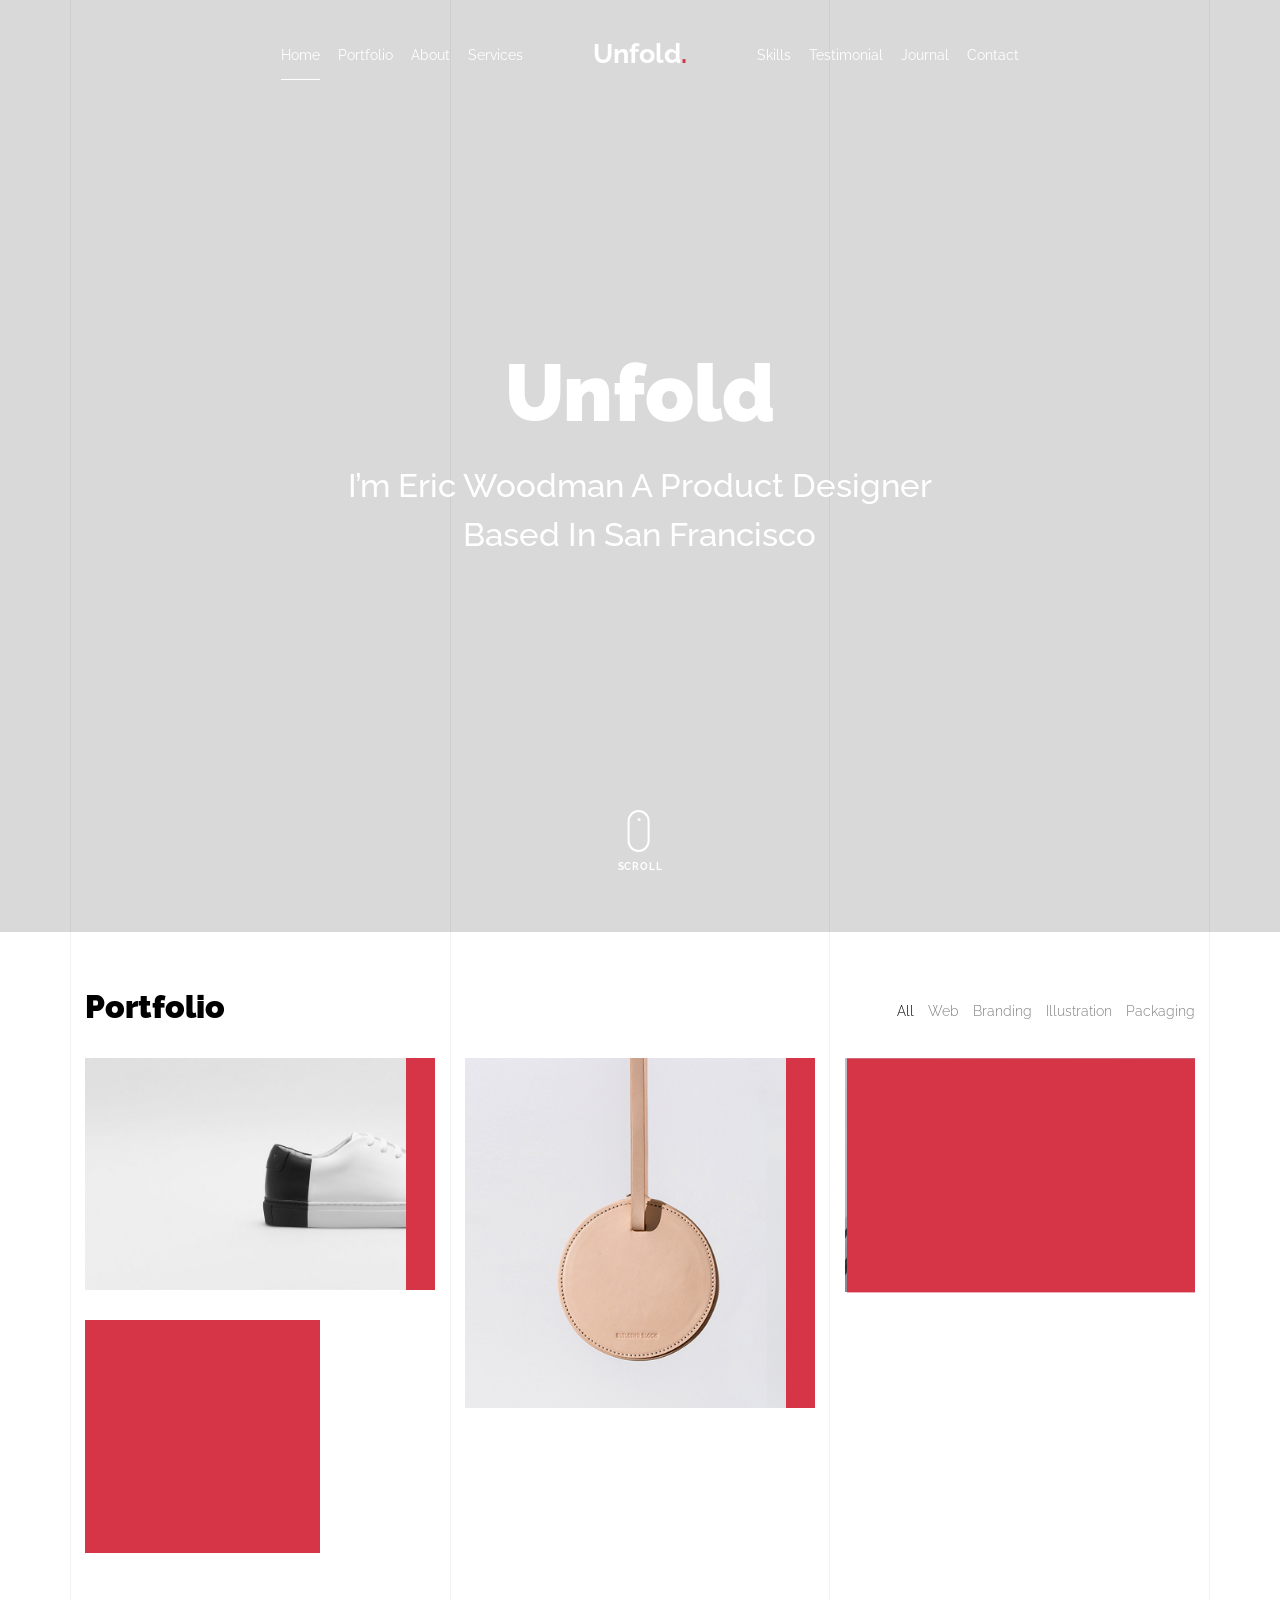
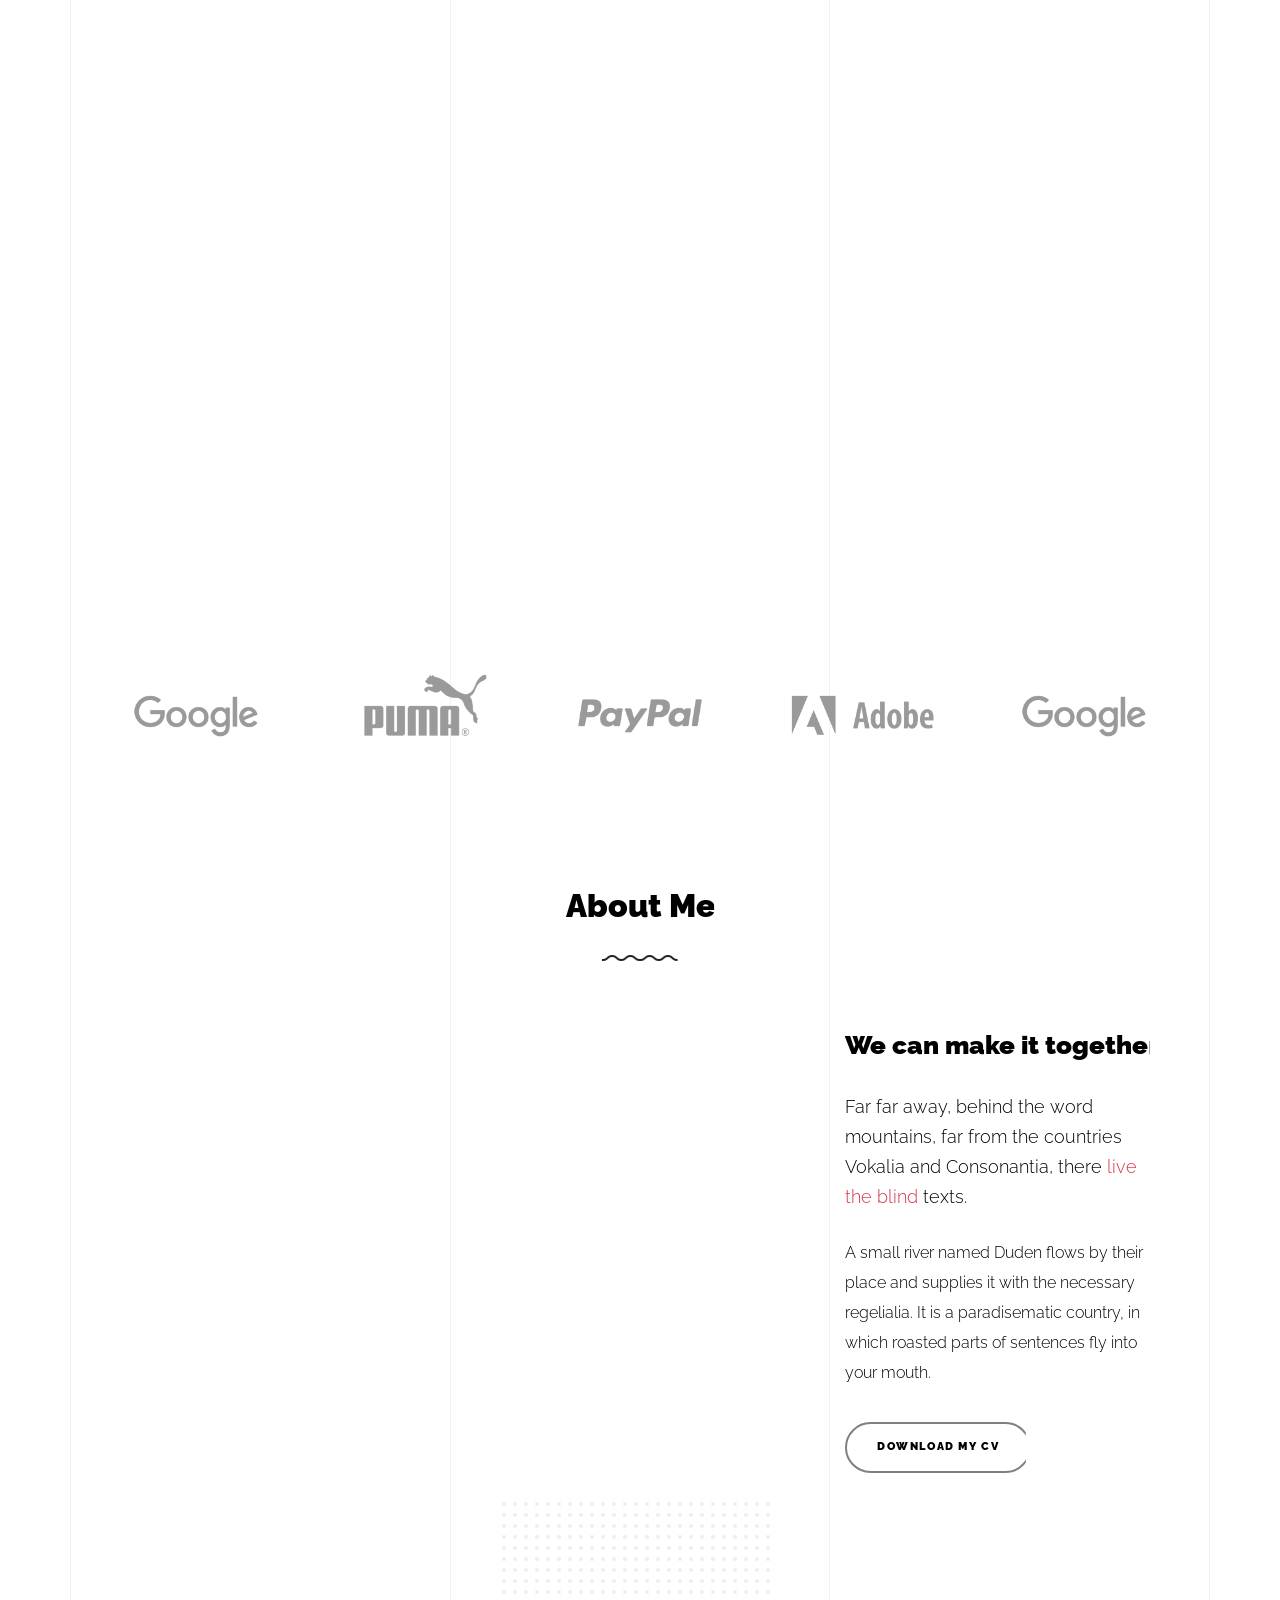
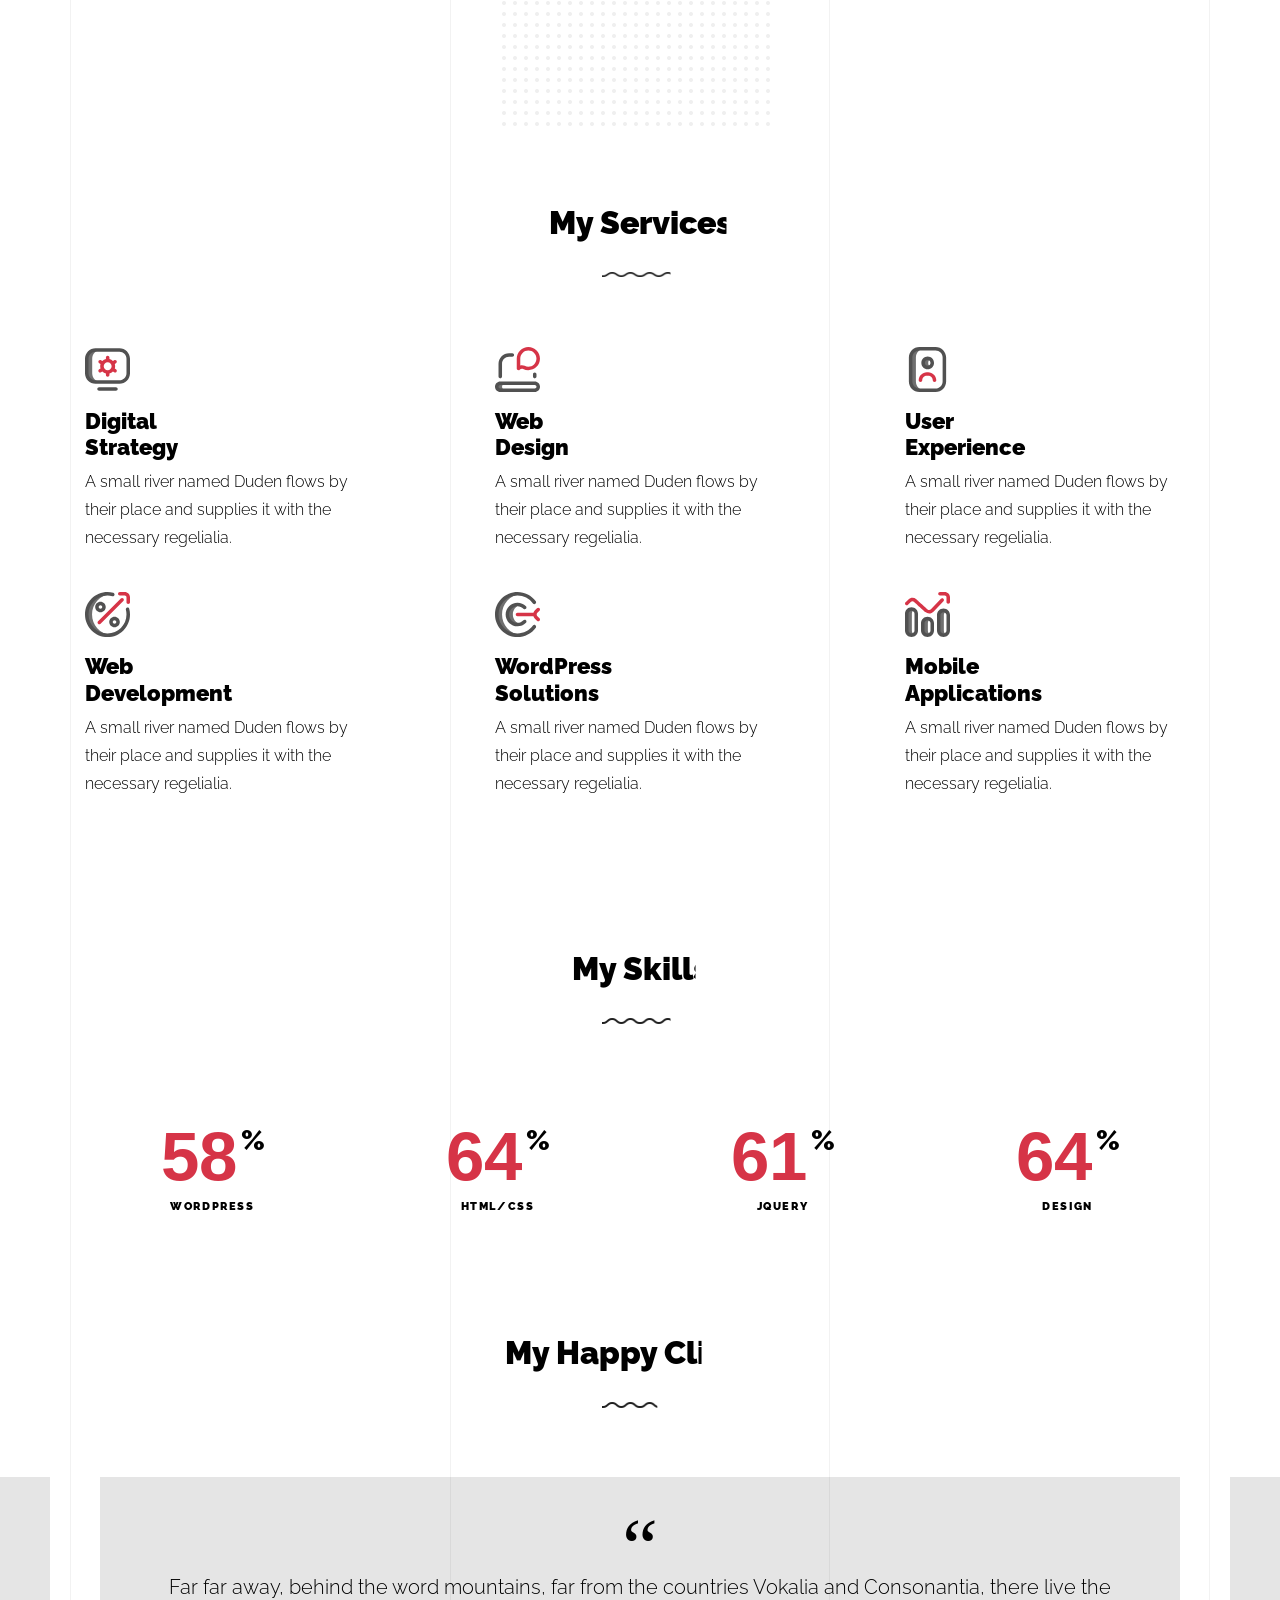
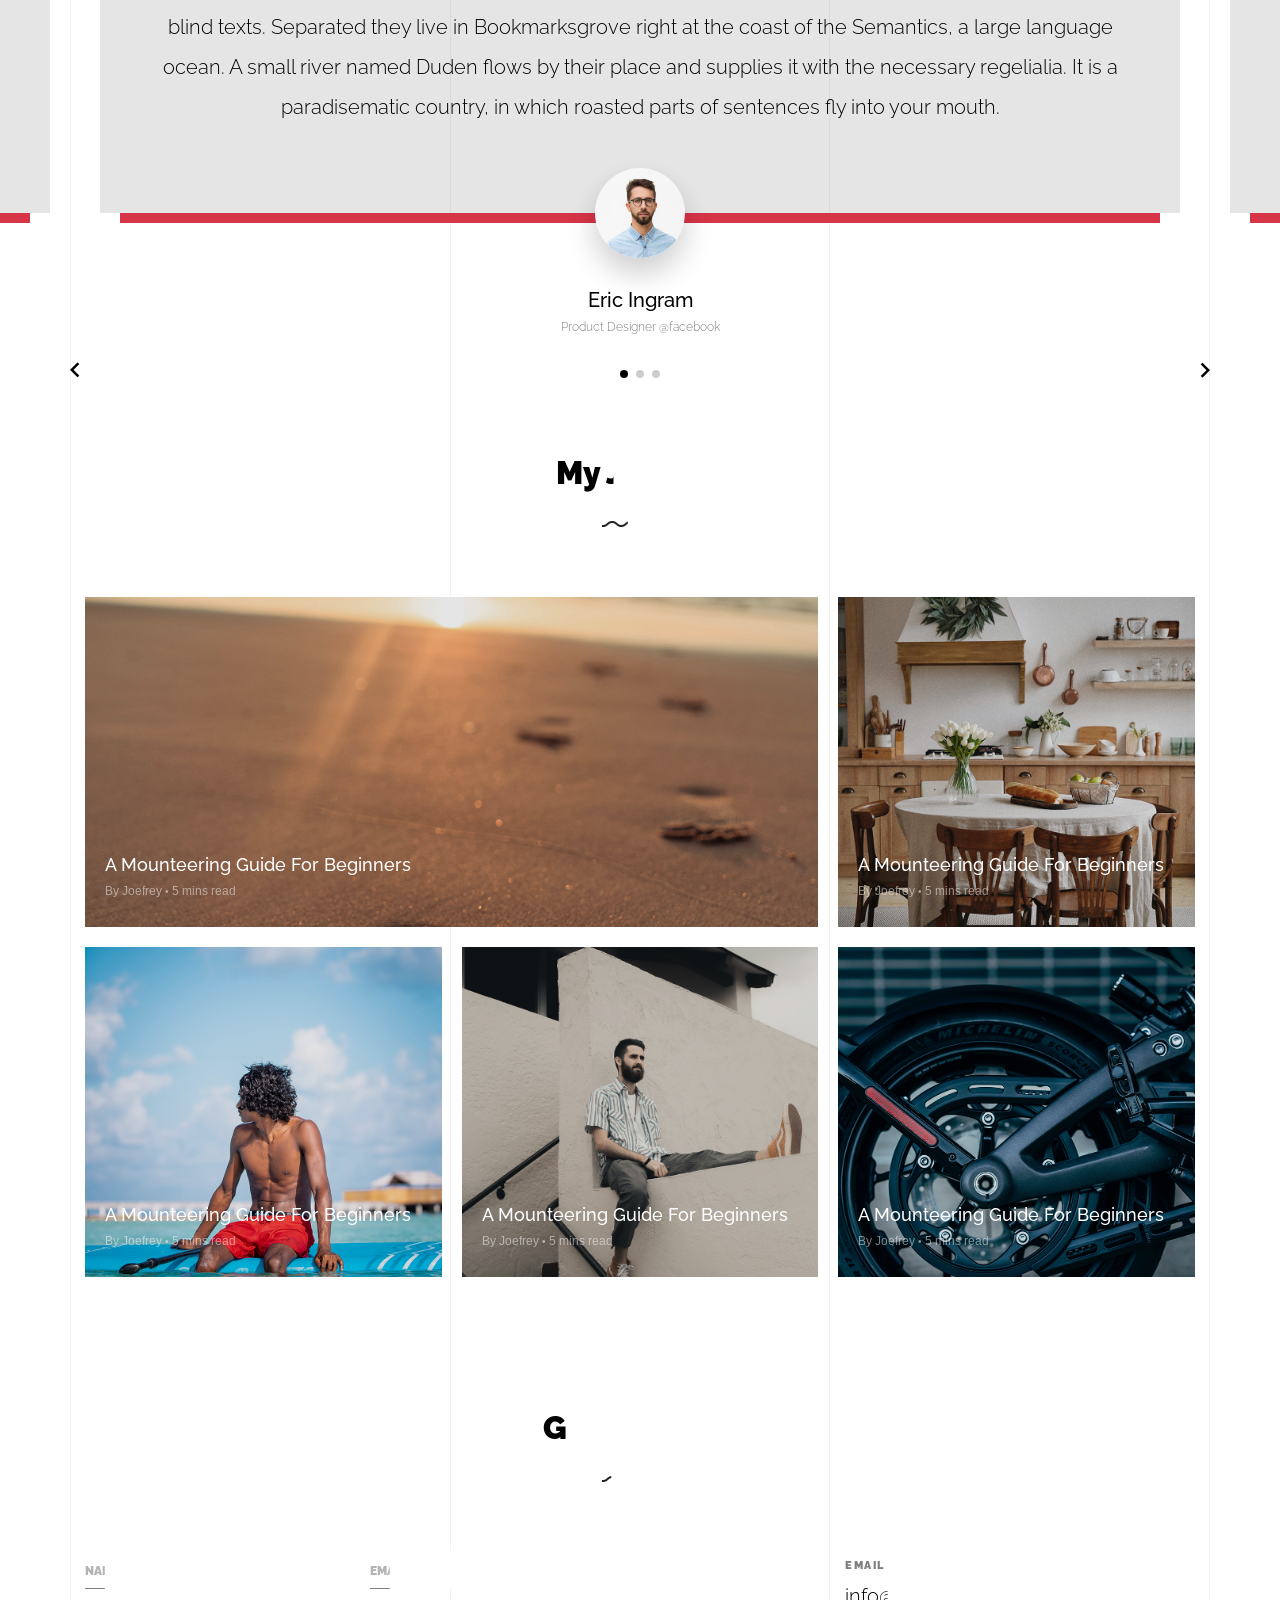
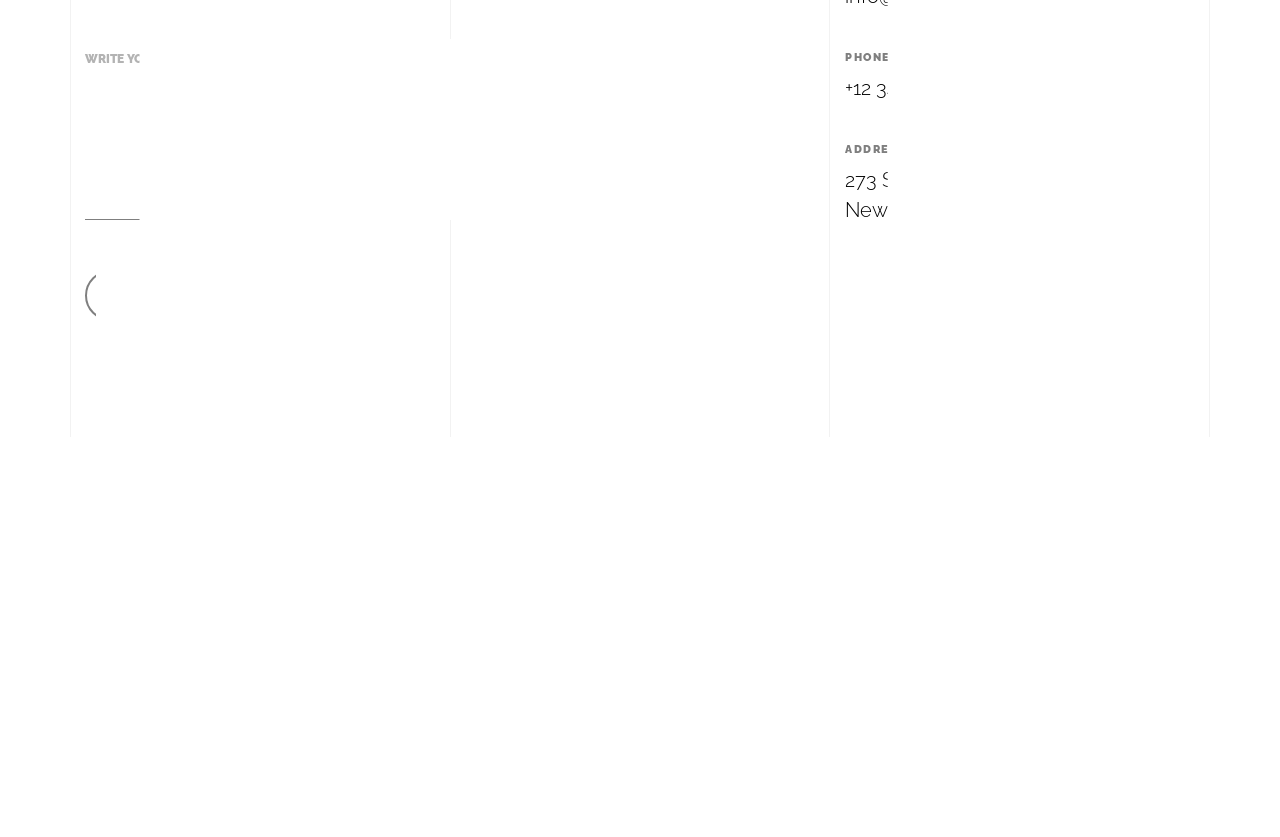
<file: light/index-video.html>
<!doctype html>
<html lang="en">
  <head>
    <title>Unfold &mdash; A onepage portfolio HTML template by Unslate.co</title>
    <meta charset="utf-8">
    <meta name="viewport" content="width=device-width, initial-scale=1, shrink-to-fit=no">
    
    <meta name="description" content="A onepage portfolio HTML template by Unslate.co">
    <meta name="keywords" content="html, css, javascript, jquery">
    <meta name="author" content="Unslate.co">

    <link rel="stylesheet" href="css/vendor/icomoon/style.css">
    <link rel="stylesheet" href="css/vendor/owl.carousel.min.css">
    <link rel="stylesheet" href="css/vendor/aos.css">
    <link rel="stylesheet" href="css/vendor/animate.min.css">
    <link rel="stylesheet" href="css/vendor/bootstrap.min.css">
    <link rel="stylesheet" href="css/vendor/jquery.fancybox.min.css">
    

    <!-- Theme Style -->
    <link rel="stylesheet" href="css/style.css">

  </head>
  <body data-spy="scroll" data-target=".site-nav-target" data-offset="200">

    <nav class="unslate_co--site-mobile-menu">
      <div class="close-wrap d-flex">
        <a href="#" class="d-flex ml-auto js-menu-toggle">
          <span class="close-label">Close</span>
          <div class="close-times">
            <span class="bar1"></span>
            <span class="bar2"></span>
          </div>
        </a>
      </div>
      <div class="site-mobile-inner"></div>
    </nav>


    <div class="unslate_co--site-wrap">

      <div class="unslate_co--site-inner">

        <div class="lines-wrap">
          <div class="lines-inner">
            <div class="lines"></div>
          </div>
        </div>
        <!-- END lines -->
      
      <nav class="unslate_co--site-nav site-nav-target">

        <div class="container">
        
          <div class="row align-items-center justify-content-between text-left">
            <div class="col-md-5 text-right">
              <ul class="site-nav-ul js-clone-nav text-left d-none d-lg-inline-block">
                <li class="has-children">
                  <a href="#home-section" class="nav-link">Home</a>
                  <ul class="dropdown">
                    <li>
                      <a href="index.html">Hero Image BG</a>
                    </li>
                    <li>
                      <a href="index-video.html">Video BG</a>
                    </li>
                    <li>
                      <a href="index-hero-slider.html">Hero Slider</a>
                    </li>
                    <li>
                      <a href="index-sidebar-menu.html">Sidebar Menu</a>
                    </li>
                    <li>
                      <a href="index-right-menu.html">Right Menu</a>
                    </li>
                  </ul>
                </li>
                <li><a href="#portfolio-section" class="nav-link">Portfolio</a></li>
                <li><a href="#about-section" class="nav-link">About</a></li>
                <li><a href="#services-section" class="nav-link">Services</a></li>
              </ul>
            </div>
            <div class="site-logo pos-absolute">
              <a href="index-video.html" class="unslate_co--site-logo">Unfold<span>.</span></a>
            </div>
            <div class="col-md-5 text-right text-lg-left">
              <ul class="site-nav-ul js-clone-nav text-left d-none d-lg-inline-block">
                <li><a href="#skills-section" class="nav-link">Skills</a></li>
                <li><a href="#testimonial-section" class="nav-link">Testimonial</a></li>
                <li><a href="#journal-section" class="nav-link">Journal</a></li>
                <li><a href="#contact-section" class="nav-link">Contact</a></li>
              </ul>

              <ul class="site-nav-ul-none-onepage text-right d-inline-block d-lg-none">
                <li><a href="#" class="js-menu-toggle">Menu</a></li>
              </ul>

            </div>
          </div>
        </div>

      </nav>
      <!-- END nav -->

      <div class="cover-v1 overlay jarallax-video" id="home-section">
        <div class="container">
          <div class="row align-items-center">
              
            <div class="col-md-7 mx-auto text-center">
              <h1 class="heading gsap-reveal-hero text-white">Unfold</h1>
              <h2 class="subheading gsap-reveal-hero text-white">I’m Eric Woodman A Product Designer Based In San Francisco</h2>
            </div>

          </div>
        </div>


        <!-- dov -->
        <a href="#portfolio-section" class="mouse-wrap smoothscroll">
          <span class="mouse">
            <span class="scroll"></span>
          </span>
          <span class="mouse-label">Scroll</span>
        </a>

      </div>
      <!-- END .cover-v1 -->


      <div class="unslate_co--section" id="portfolio-section">
        <div class="container">
          
          
          <div class="relative"><div class="loader-portfolio-wrap"><div class="loader-portfolio dark"></div></div> </div>
          <div id="portfolio-single-holder"></div>

          <div class="portfolio-wrapper">

            <div class="d-flex align-items-center mb-4 gsap-reveal gsap-reveal-filter">
              <h2 class="mr-auto heading-h2">Portfolio</h2>
              
              <a href="#" class="text-black js-filter d-inline-block d-lg-none">Filter</a>
              
              <div class="filter-wrap">
                <div class="filter ml-auto" id="filters">
                  <a href="#" class="active" data-filter="*">All</a>
                  <a href="#" data-filter=".web">Web</a>
                  <a href="#" data-filter=".branding">Branding</a>
                  <a href="#" data-filter=".illustration">Illustration</a>
                  <a href="#" data-filter=".packaging">Packaging</a>
                </div>
              </div>
            </div>


            
            <div id="posts" class="row gutter-isotope-item">
              <div class="item web branding col-sm-6 col-md-6 col-lg-4 isotope-mb-2">
                <a href="portfolio-single-1.html" class="portfolio-item ajax-load-page isotope-item gsap-reveal-img" data-id="1">
                    <div class="overlay">
                      <span class="wrap-icon icon-link2"></span>
                      <div class="portfolio-item-content">
                        <h3>Shoe Rebranding</h3>
                        <p>web, branding</p>
                      </div>
                    </div>
                    <img src="images/work_1_md.jpg" class="lazyload  img-fluid" alt="Images" />
                  </a>
              </div>
              <div class="item branding packaging illustration col-sm-6 col-md-6 col-lg-4 isotope-mb-2 ">
                <a href="portfolio-single-3.html" class="portfolio-item ajax-load-page item-portrait isotope-item gsap-reveal-img" data-id="3">
                    <div class="overlay">
                      <span class="wrap-icon icon-link2"></span>
                      <div class="portfolio-item-content">
                        <h3>Reworking</h3>
                        <p>branding, packaging, illustration</p>
                      </div>
                    </div>
                    <img src="images/work_2_md.jpg" class="lazyload  img-fluid" alt="Images" />
                  </a>
              </div>

              <div class="item branding packaging col-sm-6 col-md-6 col-lg-4 isotope-mb-2">
                <a href="portfolio-single-4.html" class="portfolio-item isotope-item ajax-load-page gsap-reveal-img" data-id="4">
                    <div class="overlay">
                      <span class="wrap-icon icon-link2"></span>
                      <div class="portfolio-item-content">
                        <h3>Modern Building</h3>
                        <p>branding, packaging</p>
                      </div>
                    </div>
                    <img src="images/work_3_md.jpg" class="lazyload  img-fluid" alt="Images" />
                  </a>
              </div>

              <div class="item web packaging col-sm-6 col-md-6 col-lg-4 isotope-mb-2">

                <a href="images/work_4_full.jpg" class="portfolio-item isotope-item gsap-reveal-img" data-fancybox="gallery" data-caption="Watch">
                    <div class="overlay">
                      <span class="wrap-icon icon-photo2"></span>
                      <div class="portfolio-item-content">
                        <h3>Watch</h3>
                        <p>web, packaging</p>
                      </div>
                    </div>
                    <img src="images/work_4_full.jpg" class="lazyload  img-fluid" alt="Images" />
                  </a>

              </div>

              <div class="item illustration packaging col-sm-6 col-md-6 col-lg-4 isotope-mb-2">
                <a href="images/work_5_md.jpg" class="portfolio-item isotope-item gsap-reveal-img" data-fancybox="gallery" data-caption="Shoe Rebranding">
                    <div class="overlay">
                      <span class="wrap-icon icon-photo2"></span>
                      <div class="portfolio-item-content">
                        <h3>Shoe Rebranding</h3>
                        <p>illustration, packaging</p>
                      </div>
                    </div>
                    <img src="images/work_5_md.jpg" class="lazyload  img-fluid" alt="Images" />
                  </a>
              </div>

              <div class="item web branding col-sm-6 col-md-6 col-lg-4 isotope-mb-2">
                <a href="portfolio-single-2.html" class="portfolio-item ajax-load-page item-portrait isotope-item gsap-reveal-img" data-id="2">
                    <div class="overlay">
                      <span class="wrap-icon icon-link2"></span>
                      <div class="portfolio-item-content">
                        <h3>Reshape</h3>
                        <p>web, branding</p>
                      </div>
                    </div>
                    <img src="images/work_6_md.jpg" class="lazyload  img-fluid" alt="Images" />
                  </a>
              </div>

              <div class="item branding packaging col-sm-6 col-md-6 col-lg-4 isotope-mb-2">
                <a href="images/work_7_a_md.jpg" class="portfolio-item item-portrait isotope-item gsap-reveal-img" data-fancybox="gallery" data-caption="Modern Building">
                    <div class="overlay">
                      <span class="wrap-icon icon-photo2"></span>
                      <div class="portfolio-item-content">
                        <h3>Modern Building</h3>
                        <p>branding, packaging</p>
                      </div>
                    </div>
                    <img src="images/work_7_a_md.jpg" class="lazyload  img-fluid" alt="Images" />
                  </a>
              </div>

              <div class="item web branding col-sm-6 col-md-6 col-lg-4 isotope-mb-2">
                <a href="https://www.youtube.com/watch?v=mwtbEGNABWU" class="portfolio-item isotope-item gsap-reveal-img" data-fancybox="gallery" data-caption="Showreel 2019">
                    <div class="overlay">
                      <span class="wrap-icon icon-play_circle_filled"></span>
                      <div class="portfolio-item-content">
                        <h3>Showreel 2019</h3>
                        <p>web, branding</p>
                      </div>
                    </div>
                    <img src="images/work_8_md.jpg" class="lazyload  img-fluid" alt="Images" />
                  </a>
              </div>

              <div class="item web illustration col-sm-6 col-md-6 col-lg-4 isotope-mb-2">
                <a href="images/work_9_a_md.jpg" class="portfolio-item isotope-item gsap-reveal-img" data-fancybox="gallery" data-caption="Render Packaging">
                    <div class="overlay">
                      <span class="wrap-icon icon-photo2"></span>
                      <div class="portfolio-item-content">
                        <h3>Render Packaging</h3>
                        <p>web, illustration</p>
                      </div>
                    </div>
                    <img src="images/work_9_a_md.jpg" class="lazyload  img-fluid" alt="Images" />
                  </a>
              </div>

            </div>
            
          </div>


        </div>
      </div>


      <div class="unslate_co--section">
        <div class="container">
          <div class="owl-carousel logo-slider">
            <div class="logo-v1 gsap-reveal">
              <img src="images/logo-google.png" alt="Image" class="img-fluid">
            </div>
            <div class="logo-v1 gsap-reveal">
              <img src="images/logo-puma.png" alt="Image" class="img-fluid">
            </div>
            <div class="logo-v1 gsap-reveal">
              <img src="images/logo-paypal.png" alt="Image" class="img-fluid">
            </div>
            <div class="logo-v1 gsap-reveal">
              <img src="images/logo-adobe.png" alt="Image" class="img-fluid">
            </div>
          </div>
        </div>
      </div>



      <div class="unslate_co--section" id="about-section">
        <div class="container">
          
          <div class="section-heading-wrap text-center mb-5">
            <h2 class="heading-h2 text-center divider"><span class="gsap-reveal">About Me</span></h2>
            <span class="gsap-reveal"><img src="images/divider.png" alt="divider" width="76"></span>
          </div>
          

          <div class="row mt-5 justify-content-between">
            <div class="col-lg-7 mb-5 mb-lg-0" data-aos="fade-up">
              <figure class="dotted-bg gsap-reveal-img">
                <img src="images/about_me_pic.jpg" alt="Image" class="img-fluid">
              </figure>
            </div>
            <div class="col-lg-4 pr-lg-5">
              <h3 class="mb-4 heading-h3"><span class="gsap-reveal">We can make it together</span></h3>
              <p class="lead gsap-reveal">Far far away, behind the word mountains, far from the countries Vokalia and Consonantia, there <a href="#">live the blind</a> texts. </p>
              <p class="mb-4 gsap-reveal">A small river named Duden flows by their place and supplies it with the necessary regelialia. It is a paradisematic country, in which roasted parts of sentences fly into your mouth.</p>
              <p class="gsap-reveal"><a href="#" class="btn btn-outline-pill btn-custom-light">Download my CV</a></p>
            </div>
          </div>
        </div>
      </div>

      <div class="unslate_co--section" id="services-section">
        <div class="container">

          <div class="section-heading-wrap text-center mb-5">
            <h2 class="heading-h2 text-center divider"><span class="gsap-reveal">My Services</span></h2>
            <span class="gsap-reveal"><img src="images/divider.png" alt="divider" width="76"></span>
          </div>

          <div class="row gutter-v3">
            <div class="col-md-6 col-lg-4 mb-4">
              <div class="feature-v1" data-aos="fade-up" data-aos-delay="0">
                <div class="wrap-icon mb-3">
                  <img src="images/svg/001-options.svg" alt="Image" width="45">
                </div>
                <h3>Digital <br> Strategy</h3>
                <p>A small river named Duden flows by their place and supplies it with the necessary regelialia. </p>
              </div> 
            </div>
            <div class="col-md-6 col-lg-4 mb-4">
              <div class="feature-v1" data-aos="fade-up" data-aos-delay="100">
                <div class="wrap-icon mb-3">
                  <img src="images/svg/002-chat.svg" alt="Icon" width="45">
                </div>
                <h3>Web <br> Design</h3>
                <p>A small river named Duden flows by their place and supplies it with the necessary regelialia. </p>
              </div> 
            </div>
            <div class="col-md-6 col-lg-4 mb-4">
              <div class="feature-v1" data-aos="fade-up" data-aos-delay="200">
                <div class="wrap-icon mb-3">
                  <img src="images/svg/003-contact-book.svg" alt="Image" class="img-fluid" width="45">
                </div>
                <h3>User <br> Experience</h3>
                <p>A small river named Duden flows by their place and supplies it with the necessary regelialia. </p>
              </div> 
            </div>

            <div class="col-md-6 col-lg-4 mb-4">
              <div class="feature-v1" data-aos="fade-up" data-aos-delay="0">
                <div class="wrap-icon mb-3">
                  <img src="images/svg/004-percentage.svg" alt="Image" width="45">
                </div>
                <h3>Web <br> Development</h3>
                <p>A small river named Duden flows by their place and supplies it with the necessary regelialia. </p>
              </div> 
            </div>
            <div class="col-md-6 col-lg-4 mb-4">
              <div class="feature-v1" data-aos="fade-up" data-aos-delay="100">
                <div class="wrap-icon mb-3">
                  <img src="images/svg/006-goal.svg" alt="Image" width="45">
                </div>
                <h3>WordPress <br> Solutions</h3>
                <p>A small river named Duden flows by their place and supplies it with the necessary regelialia. </p>
              </div> 
            </div>
            <div class="col-md-6 col-lg-4 mb-4">
              <div class="feature-v1" data-aos="fade-up" data-aos-delay="200">
                <div class="wrap-icon mb-3">
                  <img src="images/svg/005-line-chart.svg" alt="Image" width="45">
                </div>
                <h3>Mobile <br> Applications</h3>
                <p>A small river named Duden flows by their place and supplies it with the necessary regelialia. </p>
              </div> 
            </div>

          </div>

        </div>
      </div>

      <div class="unslate_co--section section-counter" id="skills-section">
        <div class="container">
          <div class="section-heading-wrap text-center mb-5">
            <h2 class="heading-h2 text-center divider"><span class="gsap-reveal">My Skills</span></h2>
            <span class="gsap-reveal"><img src="images/divider.png" alt="divider" width="76"></span>
          </div>


          <div class="row pt-5">
            <div class="col-6 col-sm-6 mb-5 mb-lg-0 col-md-6 col-lg-3" data-aos="fade-up" data-aos-delay="0">
              <div class="counter-v1 text-center">
                <span class="number-wrap">
                  <span class="number number-counter" data-number="90">0</span>
                  <span class="append-text">%</span>
                </span>
                <span class="counter-label">WordPress</span>
              </div>
            </div>
            <div class="col-6 col-sm-6 mb-5 mb-lg-0 col-md-6 col-lg-3" data-aos="fade-up" data-aos-delay="100">
              <div class="counter-v1 text-center">
                <span class="number-wrap">
                  <span class="number number-counter" data-number="99">0</span>
                  <span class="append-text">%</span>
                </span>
                <span class="counter-label">HTML/CSS</span>
              </div>
            </div>
            <div class="col-6 col-sm-6 mb-5 mb-lg-0 col-md-6 col-lg-3" data-aos="fade-up" data-aos-delay="200">
              <div class="counter-v1 text-center">
                <span class="number-wrap">
                  <span class="number number-counter" data-number="95">0</span>
                  <span class="append-text">%</span>
                </span>
                <span class="counter-label">jQuery</span>
              </div>
            </div>
            <div class="col-6 col-sm-6 mb-5 mb-lg-0 col-md-6 col-lg-3" data-aos="fade-up" data-aos-delay="300">
              <div class="counter-v1 text-center">
                <span class="number-wrap">
                  <span class="number number-counter" data-number="100">0</span>
                  <span class="append-text">%</span>
                </span>
                <span class="counter-label">Design</span>
              </div>
            </div>
          </div>
        </div>
      </div>
      <!-- END .counter -->

      <div class="unslate_co--section" id="testimonial-section">
        <div class="container">
          <div class="section-heading-wrap text-center mb-5">
            <h2 class="heading-h2 text-center divider"><span class="gsap-reveal">My Happy Clients</span></h2>
            <span class="gsap-reveal"><img src="images/divider.png" alt="divider" width="76"></span>
          </div>
        </div>

        <div class="owl-carousel testimonial-slider">
          <div>
            <div class="testimonial-v1">
              <div class="testimonial-inner-bg">
                <span class="quote">&ldquo;</span>
                <blockquote>
                  Far far away, behind the word mountains, far from the countries Vokalia and Consonantia, there live the blind texts. Separated they live in Bookmarksgrove right at the coast of the Semantics, a large language ocean. A small river named Duden flows by their place and supplies it with the necessary regelialia. It is a paradisematic country, in which roasted parts of sentences fly into your mouth.
                </blockquote>
              </div>
              
              <div class="testimonial-author-info">
                <img src="images/person_man_1.jpg" alt="Image">
                <h3>Eric Ingram</h3>
                <span class="d-block position">Product Designer @facebook</span>
              </div>

            </div>
          </div>
          <div>
            <div class="testimonial-v1">
              <div class="testimonial-inner-bg">
                <span class="quote">&ldquo;</span>
                <blockquote>
                  Far far away, behind the word mountains, far from the countries Vokalia and Consonantia, there live the blind texts. Separated they live in Bookmarksgrove right at the coast of the Semantics, a large language ocean. A small river named Duden flows by their place and supplies it with the necessary regelialia. It is a paradisematic country, in which roasted parts of sentences fly into your mouth.
                </blockquote>
              </div>
              
              <div class="testimonial-author-info">
                <img src="images/person_man_2.jpg" alt="Image">
                <h3>Ryan Mullins</h3>
                <span class="d-block position">Product Designer @Shopify</span>
              </div>

            </div>
          </div>
          <div>
            <div class="testimonial-v1">
              <div class="testimonial-inner-bg">
                <span class="quote">&ldquo;</span>
                <blockquote>
                  Far far away, behind the word mountains, far from the countries Vokalia and Consonantia, there live the blind texts. Separated they live in Bookmarksgrove right at the coast of the Semantics, a large language ocean. A small river named Duden flows by their place and supplies it with the necessary regelialia. It is a paradisematic country, in which roasted parts of sentences fly into your mouth.
                </blockquote>
              </div>
              
              <div class="testimonial-author-info">
                <img src="images/person_woman_1.jpg" alt="Image">
                <h3>Erica Miller</h3>
                <span class="d-block position">Product Designer @Twitter</span>
              </div>

            </div>
          </div>
        </div>

      </div>
      <!-- END testimonial -->

      <div class="unslate_co--section" id="journal-section">
        <div class="container">
          <div class="section-heading-wrap text-center mb-5">
            <h2 class="heading-h2 text-center divider"><span class="gsap-reveal">My Journal</span></h2>
            <span class="gsap-reveal"><img src="images/divider.png" alt="divider" width="76"></span>
          </div>

          
          <div class="row gutter-v4 align-items-stretch">
            <div class="col-sm-6 col-md-6 col-lg-8 blog-post-entry" data-aos="fade-up" data-aos-delay="0">

              <a href="blog-single.html" class="grid-item blog-item w-100 h-100">
                <div class="overlay">
                  <div class="portfolio-item-content">
                    <h3>A Mounteering Guide For Beginners</h3>
                    <p class="post-meta">By Joefrey <span class="small">&bullet;</span> 5 mins read</p>
                  </div>
                </div>
                <img src="images/post_1.jpg" class="lazyload" alt="Image" />
              </a>


            </div>
            <div class="col-sm-6 col-md-6 col-lg-4 blog-post-entry" data-aos="fade-up" data-aos-delay="100">
              <a href="blog-single.html" class="grid-item blog-item w-100 h-100">
                <div class="overlay">
                  <div class="portfolio-item-content">
                    <h3>A Mounteering Guide For Beginners</h3>
                    <p class="post-meta">By Joefrey <span class="small">&bullet;</span> 5 mins read</p>
                  </div>
                </div>
                <img src="images/post_2.jpg" class="lazyload" alt="Image" />
              </a>
            </div>


            <div class="col-sm-6 col-md-6 col-lg-4 blog-post-entry" data-aos="fade-up" data-aos-delay="0">

              <a href="blog-single.html" class="grid-item blog-item w-100 h-100">
                <div class="overlay">
                  <div class="portfolio-item-content">
                    <h3>A Mounteering Guide For Beginners</h3>
                    <p class="post-meta">By Joefrey <span class="small">&bullet;</span> 5 mins read</p>
                  </div>
                </div>
                <img src="images/post_3.jpg" class="lazyload" alt="Image" />
              </a>


            </div>
            <div class="col-sm-6 col-md-6 col-lg-4 blog-post-entry" data-aos="fade-up" data-aos-delay="100">
              <a href="blog-single.html" class="grid-item blog-item w-100 h-100">
                <div class="overlay">
                  <div class="portfolio-item-content">
                    <h3>A Mounteering Guide For Beginners</h3>
                    <p class="post-meta">By Joefrey <span class="small">&bullet;</span> 5 mins read</p>
                  </div>
                </div>
                <img src="images/post_4.jpg" class="lazyload" alt="Image" />
              </a>
            </div>

            <div class="col-sm-6 col-md-6 col-lg-4 blog-post-entry" data-aos="fade-up" data-aos-delay="200">
              <a href="blog-single.html" class="grid-item blog-item w-100 h-100">
                <div class="overlay">
                  <div class="portfolio-item-content">
                    <h3>A Mounteering Guide For Beginners</h3>
                    <p class="post-meta">By Joefrey <span class="small">&bullet;</span> 5 mins read</p>
                  </div>
                </div>
                <img src="images/post_5.jpg" class="lazyload" alt="Image" />
              </a>
            </div>


          </div>

        </div>
      </div>
      <!-- END blog posts -->


      <div class="unslate_co--section" id="contact-section">
        <div class="container">
          <div class="section-heading-wrap text-center mb-5">
            <h2 class="heading-h2 text-center divider"><span class="gsap-reveal">Get In Touch</span></h2>
            <span class="gsap-reveal"><img src="images/divider.png" alt="divider" width="76"></span>
          </div>


          <div class="row justify-content-between">
            
            <div class="col-md-6">
              <form method="post" class="form-outline-style-v1" id="contactForm">
                <div class="form-group row mb-0">

                  <div class="col-lg-6 form-group gsap-reveal">
                    <label for="name">Name</label>
                    <input name="name" type="text" class="form-control" id="name">
                  </div>
                  <div class="col-lg-6 form-group gsap-reveal">
                    <label for="email">Email</label>
                    <input name="email" type="email" class="form-control" id="email">
                  </div>
                  <div class="col-lg-12 form-group gsap-reveal">
                    <label for="message">Write your message...</label>
                    <textarea name="message" id="message" cols="30" rows="7" class="form-control"></textarea>
                  </div>
                </div>
                <div class="form-group row gsap-reveal">
                    <div class="col-md-12 d-flex align-items-center">
                      <input type="submit" class="btn btn-outline-pill btn-custom-light mr-3" value="Send Message">
                      <span class="submitting"></span>
                    </div>
                  </div>
              </form>
              <div id="form-message-warning" class="mt-4"></div> 
              <div id="form-message-success">
                Your message was sent, thank you!
              </div>

            </div>

            <div class="col-md-4">
              <div class="contact-info-v1">
                <div class="gsap-reveal d-block">
                  <span class="d-block contact-info-label">Email</span>
                  <a href="#" class="contact-info-val">info@unslate.co</a>
                </div>
                <div class="gsap-reveal d-block">
                  <span class="d-block contact-info-label">Phone</span>
                  <a href="#" class="contact-info-val">+12 345 6789 012</a>
                </div>
                <div class="gsap-reveal d-block">
                  <span class="d-block contact-info-label">Address</span>
                  <address class="contact-info-val">273 South Riverview Rd. <br> New York, NY 10011</address>
                </div>
              </div>
            </div>

          </div>
        </div>
      </div>
      </div> 

      <footer class="unslate_co--footer unslate_co--section">
        <div class="container">
          <div class="row justify-content-center">
            <div class="col-md-7">
              
              <div class="footer-site-logo"><a href="#">Unfold<span>.</span></a></div>

              <ul class="footer-site-social">
                <li><a href="#">Facebook</a></li>
                <li><a href="#">Twitter</a></li>
                <li><a href="#">Instagram</a></li>
                <li><a href="#">Dribbble</a></li>
                <li><a href="#">Behance</a></li>
              </ul>

              <p class="site-copyright">
                <small>&copy; 2020 <a href="#">Unfold</a>. All Rights Reserved. Design with <span class="icon-heart text-danger"></span> by <a href="#">Unslate.co</a>.</small>
              </p>

            </div>
          </div>
        </div>
      </footer>

      
    </div>

    <!-- Loader -->
    <div id="unslate_co--overlayer"></div>
    <div class="site-loader-wrap">
      <div class="site-loader dark"></div>
    </div>

    <script src="js/scripts-dist.js"></script>
    <script src="js/main.js"></script>

    <!-- Global site tag (gtag.js) - Google Analytics -->
<script async src="https://www.googletagmanager.com/gtag/js?id=UA-157808202-1"></script>
<script>
  window.dataLayer = window.dataLayer || [];
  function gtag(){dataLayer.push(arguments);}
  gtag('js', new Date());

  gtag('config', 'UA-157808202-1');
</script>

  </body>
</html>
</file>
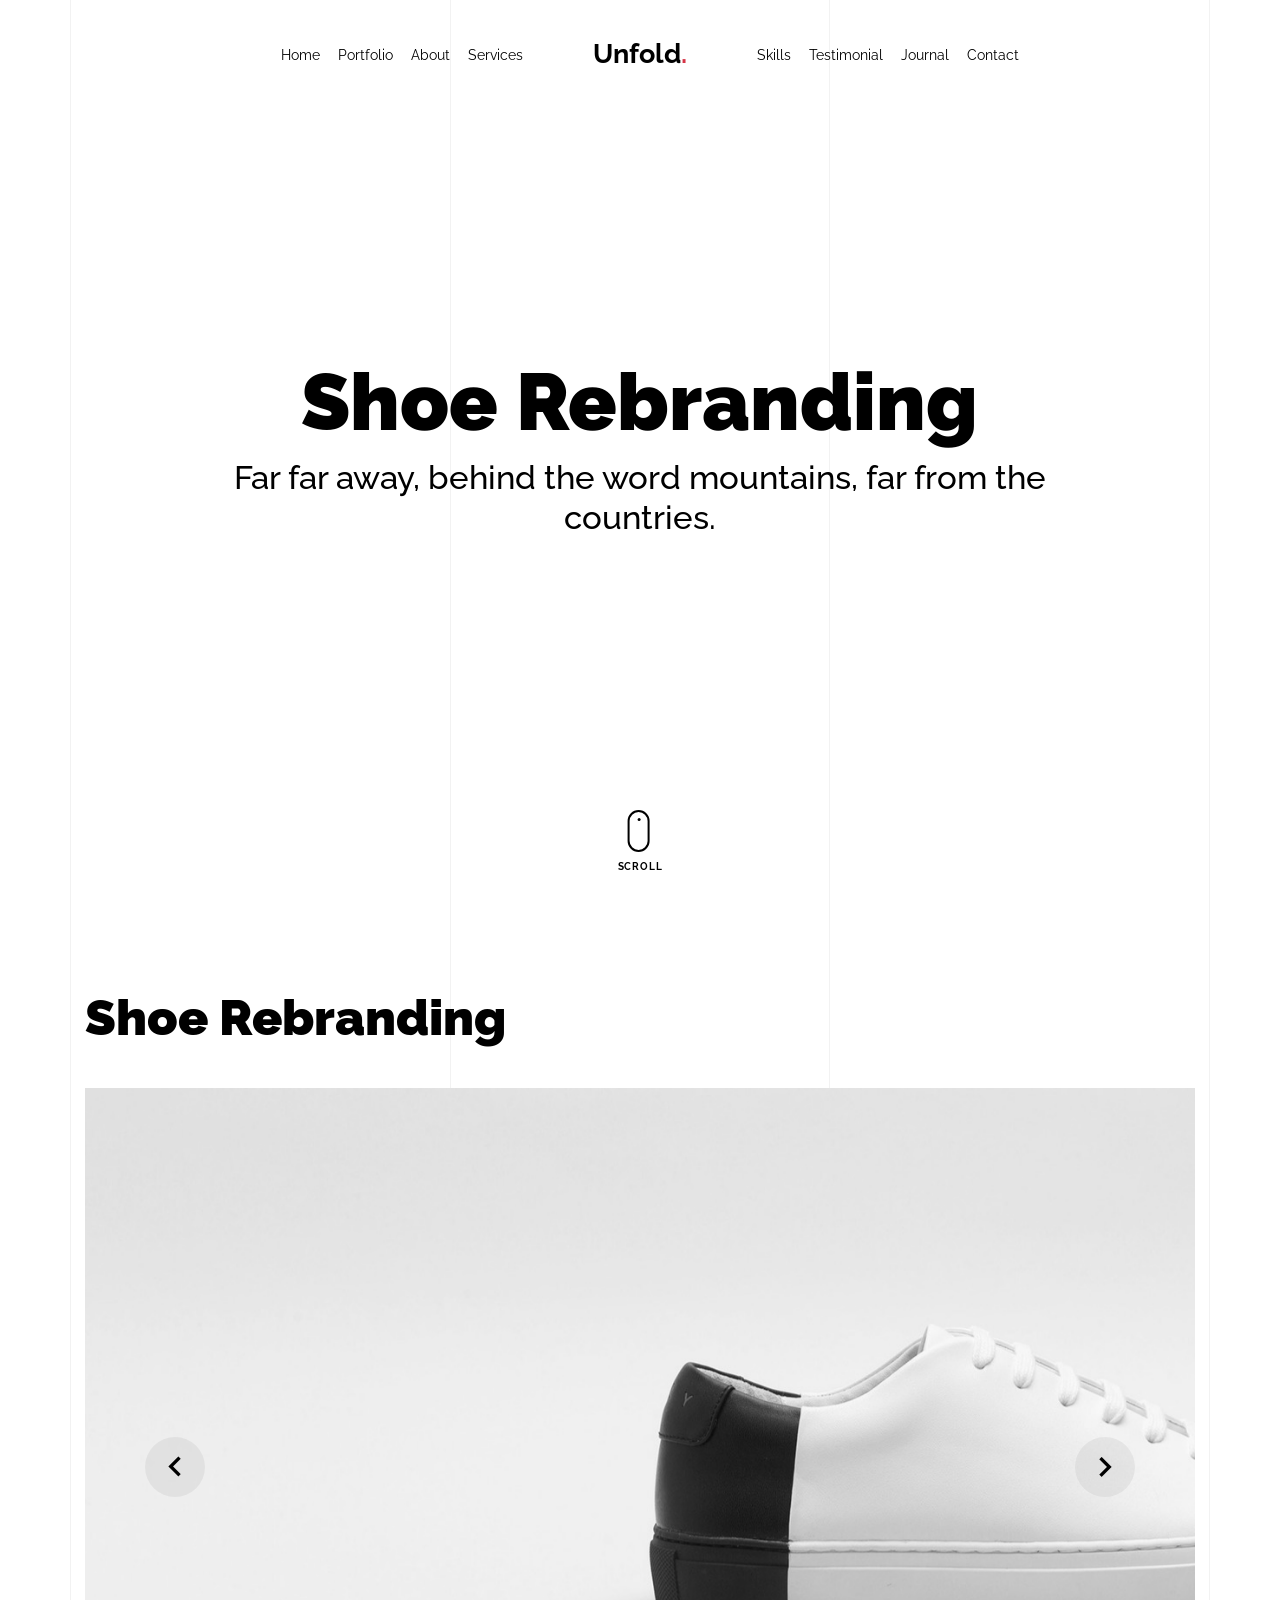
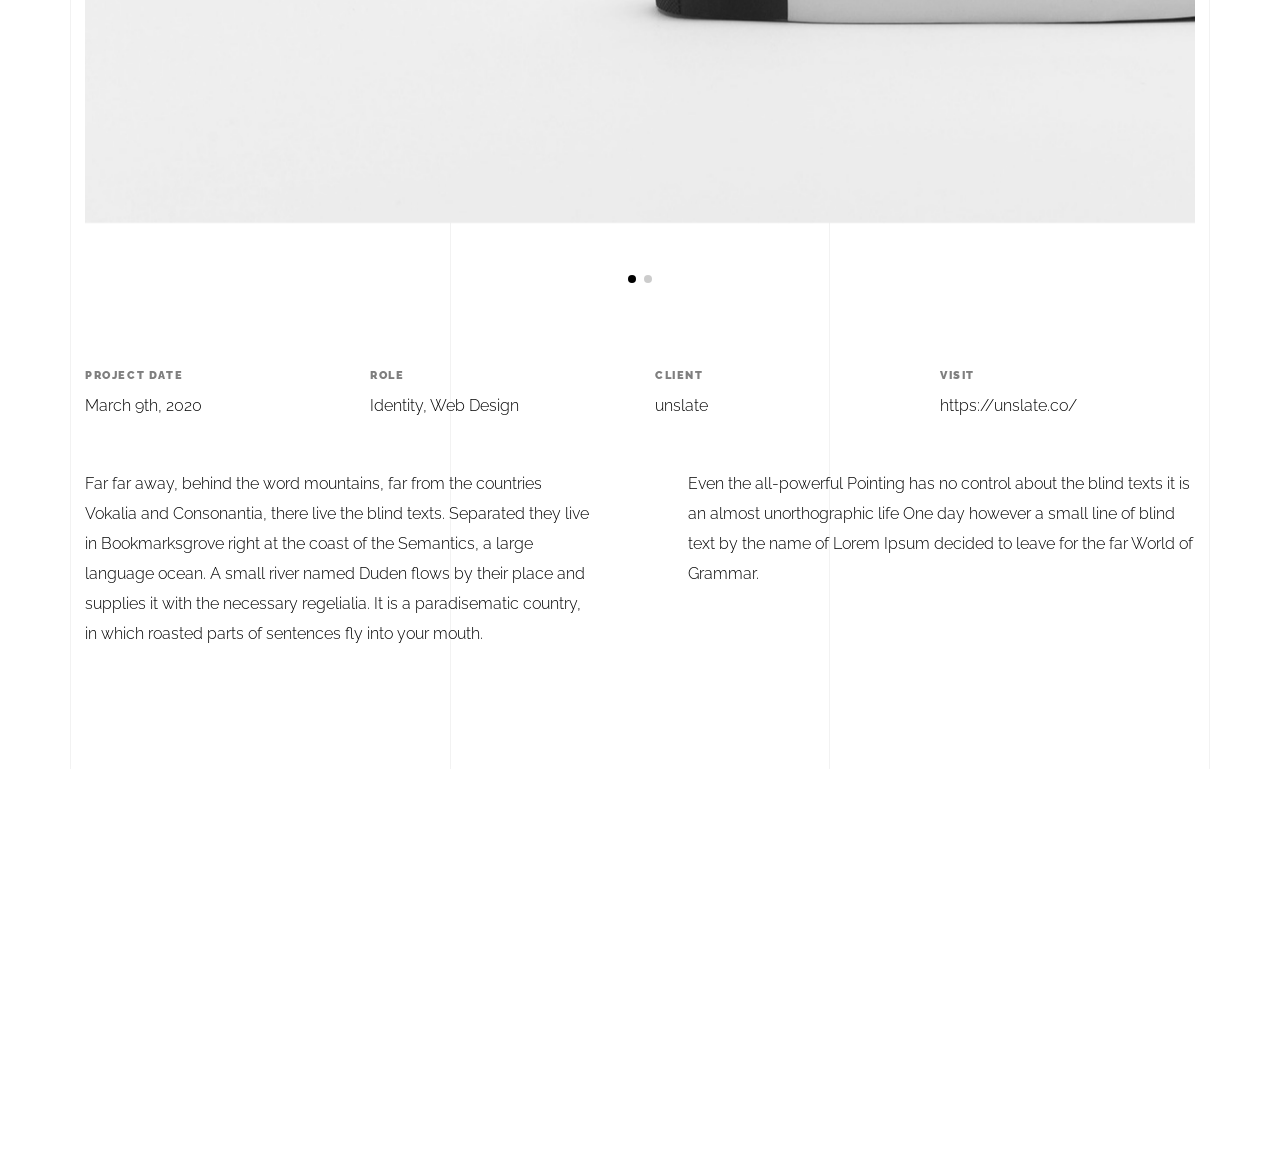
<file: light/portfolio-single-1.html>
<!doctype html>
<html lang="en">

<head>
  <title>Unfold &mdash; A onepage portfolio HTML template by Unslate.co</title>
  <meta charset="utf-8">
  <meta name="viewport" content="width=device-width, initial-scale=1, shrink-to-fit=no">
  
  <meta name="description" content="A onepage portfolio HTML template by Unslate.co">
  <meta name="keywords" content="html, css, javascript, jquery">
  <meta name="author" content="Unslate.co">

  <link rel="stylesheet" href="css/vendor/icomoon/style.css">
  <link rel="stylesheet" href="css/vendor/owl.carousel.min.css">
  <link rel="stylesheet" href="css/vendor/aos.css">
  <link rel="stylesheet" href="css/vendor/animate.min.css">
  <link rel="stylesheet" href="css/vendor/bootstrap.min.css">
  <link rel="stylesheet" href="css/vendor/jquery.fancybox.min.css">

  <!-- Theme Style -->
  <link rel="stylesheet" href="css/style.css">

</head>

<body data-spy="scroll" data-target=".site-nav-target" data-offset="200">

  <nav class="unslate_co--site-mobile-menu">
    <div class="close-wrap d-flex">
      <a href="#" class="d-flex ml-auto js-menu-toggle">
        <span class="close-label">Close</span>
        <div class="close-times">
          <span class="bar1"></span>
          <span class="bar2"></span>
        </div>
      </a>
    </div>
    <div class="site-mobile-inner"></div>
  </nav>

  <div class="unslate_co--site-wrap">

    <div class="unslate_co--site-inner">

      <div class="lines-wrap">
          <div class="lines-inner">
            <div class="lines"></div>
          </div>
        </div>
        <!-- END lines -->

      <nav class="unslate_co--site-nav dark site-nav-target">

        <div class="container">

          <div class="row align-items-center justify-content-between text-left">
            <div class="col-md-5 text-right">
              <ul class="site-nav-ul js-clone-nav text-left d-none d-lg-inline-block">
                <li class="has-children">
                  <a href="index.html#home-section" class="nav-link">Home</a>
                  <ul class="dropdown">
                    <li>
                      <a href="index.html">Hero Image BG</a>
                    </li>
                    <li>
                      <a href="index-video.html">Video BG</a>
                    </li>
                    <li>
                      <a href="index-hero-slider.html">Hero Slider</a>
                    </li>
                    <li>
                      <a href="index-sidebar-menu.html">Sidebar Menu</a>
                    </li>
                    <li>
                      <a href="index-right-menu.html">Right Menu</a>
                    </li>
                  </ul>
                </li>
                <li><a href="index.html#portfolio-section" class="nav-link">Portfolio</a></li>
                <li><a href="index.html#about-section" class="nav-link">About</a></li>
                <li><a href="index.html#services-section" class="nav-link">Services</a></li>
              </ul>
            </div>
            <div class="site-logo pos-absolute">
              <a href="index.html" class="unslate_co--site-logo">Unfold<span>.</span></a>
            </div>
            <div class="col-md-5 text-right text-lg-left">
              <ul class="site-nav-ul js-clone-nav text-left d-none d-lg-inline-block">
                <li><a href="index.html#skills-section" class="nav-link">Skills</a></li>
                <li><a href="index.html#testimonial-section" class="nav-link">Testimonial</a></li>
                <li><a href="index.html#journal-section" class="nav-link">Journal</a></li>
                <li><a href="index.html#contact-section" class="nav-link">Contact</a></li>
              </ul>

              <ul class="site-nav-ul-none-onepage text-right d-inline-block d-lg-none">
                <li><a href="#" class="js-menu-toggle">Menu</a></li>
              </ul>

            </div>
          </div>
        </div>

      </nav>
      <!-- END nav -->

      <div class="cover-v1 jarallax" style="" id="home-section">
        <div class="container">
          <div class="row align-items-center">

            <div class="col-md-10 mx-auto text-center">
              <h1 class="heading" data-aos="fade-up">Shoe Rebranding</h1>
              <h2 class="subheading" data-aos="fade-up" data-aos-delay="100">Far far away, behind the word mountains, far from the countries.</h2>
            </div>

          </div>
        </div>

        <!-- dov -->
        <a href="#portfolio-single-section" class="mouse-wrap dark smoothscroll">
          <span class="mouse">
            <span class="scroll"></span>
          </span>
          <span class="mouse-label">Scroll</span>
        </a>

      </div>
      <!-- END .cover-v1 -->

      <div class="container">
        <div class="portfolio-single-wrap unslate_co--section" id="portfolio-single-section">

          <div class="portfolio-single-inner">
            <h2 class="heading-portfolio-single-h2">Shoe Rebranding</h2>

            <div class="row justify-content-between mb-5">
              <div class="col-12 mb-4">
                <div class="owl-carousel single-slider">
                  <figure class="mb-4">
                    <img src="images/work_1_full.jpg" alt="Image" class="img-fluid">
                  </figure>
                  <figure class="mb-4">
                    <img src="images/work_1_a_full.jpg" alt="Image" class="img-fluid">
                  </figure>
                </div>
              </div>
              <div class="col-12 mb-5">
                <div class="row">
                  <div class="col-sm-6 col-md-6 col-lg-3">
                    <div class="detail-v1">
                      <span class="detail-label">Project Date</span>
                      <span class="detail-val">March 9th, 2020</span>
                    </div>
                  </div>
                  <div class="col-sm-6 col-md-6 col-lg-3">
                    <div class="detail-v1">
                      <span class="detail-label">Role</span>
                      <span class="detail-val"><a href="#">Identity</a>, <a href="#">Web Design</a></span>
                    </div>
                  </div>
                  <div class="col-sm-6 col-md-6 col-lg-3">
                    <div class="detail-v1">
                      <span class="detail-label">Client</span>
                      <span class="detail-val">unslate</span>
                    </div>
                  </div>
                  <div class="col-sm-6 col-md-6 col-lg-3">
                    <div class="detail-v1">
                      <span class="detail-label">Visit</span>
                      <span class="detail-val"><a href="#">https://unslate.co/</a></span>
                    </div>
                  </div>
                </div>
              </div>
              <div class="col-md-6 pr-md-5">
                <p>Far far away, behind the word mountains, far from the countries Vokalia and Consonantia, there live the blind texts. Separated they live in Bookmarksgrove right at the coast of the Semantics, a large language ocean. A small river named Duden flows by their place and supplies it with the necessary regelialia. It is a paradisematic country, in which roasted parts of sentences fly into your mouth.</p>
              </div>
              <div class="col-md-6 pl-md-5">
                <p>Even the all-powerful Pointing has no control about the blind texts it is an almost unorthographic life One day however a small line of blind text by the name of Lorem Ipsum decided to leave for the far World of Grammar.</p>
              </div>
            </div>


          </div>
        </div>
      </div>
    </div>

    <footer class="unslate_co--footer unslate_co--section">
      <div class="container">
        <div class="row justify-content-center">
          <div class="col-md-7">

            <div class="footer-site-logo"><a href="#">Unfold<span>.</span></a></div>

            <ul class="footer-site-social">
              <li><a href="#">Facebook</a></li>
              <li><a href="#">Twitter</a></li>
              <li><a href="#">Instagram</a></li>
              <li><a href="#">Dribbble</a></li>
              <li><a href="#">Behance</a></li>
            </ul>

            <p class="site-copyright">
              <small>&copy; 2020 <a href="#">Unfold</a>. All Rights Reserved. Design with <span class="icon-heart text-danger"></span> by <a href="#">Unslate.co</a>.</small>
            </p>

          </div>
        </div>
      </div>
    </footer>

  </div>

  <!-- Loader -->
  <div id="unslate_co--overlayer"></div>
  <div class="site-loader-wrap">
    <div class="site-loader"></div>
  </div>

  <script src="js/scripts-dist.js"></script>
  <script src="js/main.js"></script>

  <!-- Global site tag (gtag.js) - Google Analytics -->
<script async src="https://www.googletagmanager.com/gtag/js?id=UA-157808202-1"></script>
<script>
  window.dataLayer = window.dataLayer || [];
  function gtag(){dataLayer.push(arguments);}
  gtag('js', new Date());

  gtag('config', 'UA-157808202-1');
</script>

</body>

</html>
</file>
<file: css/vendor/icomoon/style.css>
@font-face {
  font-family: 'icomoon';
  src:  url('fonts/icomoon.eot?10si43');
  src:  url('fonts/icomoon.eot?10si43#iefix') format('embedded-opentype'),
    url('fonts/icomoon.ttf?10si43') format('truetype'),
    url('fonts/icomoon.woff?10si43') format('woff'),
    url('fonts/icomoon.svg?10si43#icomoon') format('svg');
  font-weight: normal;
  font-style: normal;
}

[class^="icon-"], [class*=" icon-"] {
  /* use !important to prevent issues with browser extensions that change fonts */
  font-family: 'icomoon' !important;
  speak: none;
  font-style: normal;
  font-weight: normal;
  font-variant: normal;
  text-transform: none;
  line-height: 1;

  /* Better Font Rendering =========== */
  -webkit-font-smoothing: antialiased;
  -moz-osx-font-smoothing: grayscale;
}

.icon-asterisk:before {
  content: "\f069";
}
.icon-plus:before {
  content: "\f067";
}
.icon-question:before {
  content: "\f128";
}
.icon-minus:before {
  content: "\f068";
}
.icon-glass:before {
  content: "\f000";
}
.icon-music:before {
  content: "\f001";
}
.icon-search:before {
  content: "\f002";
}
.icon-envelope-o:before {
  content: "\f003";
}
.icon-heart:before {
  content: "\f004";
}
.icon-star:before {
  content: "\f005";
}
.icon-star-o:before {
  content: "\f006";
}
.icon-user:before {
  content: "\f007";
}
.icon-film:before {
  content: "\f008";
}
.icon-th-large:before {
  content: "\f009";
}
.icon-th:before {
  content: "\f00a";
}
.icon-th-list:before {
  content: "\f00b";
}
.icon-check:before {
  content: "\f00c";
}
.icon-close:before {
  content: "\f00d";
}
.icon-remove:before {
  content: "\f00d";
}
.icon-times:before {
  content: "\f00d";
}
.icon-search-plus:before {
  content: "\f00e";
}
.icon-search-minus:before {
  content: "\f010";
}
.icon-power-off:before {
  content: "\f011";
}
.icon-signal:before {
  content: "\f012";
}
.icon-cog:before {
  content: "\f013";
}
.icon-gear:before {
  content: "\f013";
}
.icon-trash-o:before {
  content: "\f014";
}
.icon-home:before {
  content: "\f015";
}
.icon-file-o:before {
  content: "\f016";
}
.icon-clock-o:before {
  content: "\f017";
}
.icon-road:before {
  content: "\f018";
}
.icon-download:before {
  content: "\f019";
}
.icon-arrow-circle-o-down:before {
  content: "\f01a";
}
.icon-arrow-circle-o-up:before {
  content: "\f01b";
}
.icon-inbox:before {
  content: "\f01c";
}
.icon-play-circle-o:before {
  content: "\f01d";
}
.icon-repeat:before {
  content: "\f01e";
}
.icon-rotate-right:before {
  content: "\f01e";
}
.icon-refresh:before {
  content: "\f021";
}
.icon-list-alt:before {
  content: "\f022";
}
.icon-lock:before {
  content: "\f023";
}
.icon-flag:before {
  content: "\f024";
}
.icon-headphones:before {
  content: "\f025";
}
.icon-volume-off:before {
  content: "\f026";
}
.icon-volume-down:before {
  content: "\f027";
}
.icon-volume-up:before {
  content: "\f028";
}
.icon-qrcode:before {
  content: "\f029";
}
.icon-barcode:before {
  content: "\f02a";
}
.icon-tag:before {
  content: "\f02b";
}
.icon-tags:before {
  content: "\f02c";
}
.icon-book:before {
  content: "\f02d";
}
.icon-bookmark:before {
  content: "\f02e";
}
.icon-print:before {
  content: "\f02f";
}
.icon-camera:before {
  content: "\f030";
}
.icon-font:before {
  content: "\f031";
}
.icon-bold:before {
  content: "\f032";
}
.icon-italic:before {
  content: "\f033";
}
.icon-text-height:before {
  content: "\f034";
}
.icon-text-width:before {
  content: "\f035";
}
.icon-align-left:before {
  content: "\f036";
}
.icon-align-center:before {
  content: "\f037";
}
.icon-align-right:before {
  content: "\f038";
}
.icon-align-justify:before {
  content: "\f039";
}
.icon-list:before {
  content: "\f03a";
}
.icon-dedent:before {
  content: "\f03b";
}
.icon-outdent:before {
  content: "\f03b";
}
.icon-indent:before {
  content: "\f03c";
}
.icon-video-camera:before {
  content: "\f03d";
}
.icon-image:before {
  content: "\f03e";
}
.icon-photo:before {
  content: "\f03e";
}
.icon-picture-o:before {
  content: "\f03e";
}
.icon-pencil:before {
  content: "\f040";
}
.icon-map-marker:before {
  content: "\f041";
}
.icon-adjust:before {
  content: "\f042";
}
.icon-tint:before {
  content: "\f043";
}
.icon-edit:before {
  content: "\f044";
}
.icon-pencil-square-o:before {
  content: "\f044";
}
.icon-share-square-o:before {
  content: "\f045";
}
.icon-check-square-o:before {
  content: "\f046";
}
.icon-arrows:before {
  content: "\f047";
}
.icon-step-backward:before {
  content: "\f048";
}
.icon-fast-backward:before {
  content: "\f049";
}
.icon-backward:before {
  content: "\f04a";
}
.icon-play:before {
  content: "\f04b";
}
.icon-pause:before {
  content: "\f04c";
}
.icon-stop:before {
  content: "\f04d";
}
.icon-forward:before {
  content: "\f04e";
}
.icon-fast-forward:before {
  content: "\f050";
}
.icon-step-forward:before {
  content: "\f051";
}
.icon-eject:before {
  content: "\f052";
}
.icon-chevron-left:before {
  content: "\f053";
}
.icon-chevron-right:before {
  content: "\f054";
}
.icon-plus-circle:before {
  content: "\f055";
}
.icon-minus-circle:before {
  content: "\f056";
}
.icon-times-circle:before {
  content: "\f057";
}
.icon-check-circle:before {
  content: "\f058";
}
.icon-question-circle:before {
  content: "\f059";
}
.icon-info-circle:before {
  content: "\f05a";
}
.icon-crosshairs:before {
  content: "\f05b";
}
.icon-times-circle-o:before {
  content: "\f05c";
}
.icon-check-circle-o:before {
  content: "\f05d";
}
.icon-ban:before {
  content: "\f05e";
}
.icon-arrow-left:before {
  content: "\f060";
}
.icon-arrow-right:before {
  content: "\f061";
}
.icon-arrow-up:before {
  content: "\f062";
}
.icon-arrow-down:before {
  content: "\f063";
}
.icon-mail-forward:before {
  content: "\f064";
}
.icon-share:before {
  content: "\f064";
}
.icon-expand:before {
  content: "\f065";
}
.icon-compress:before {
  content: "\f066";
}
.icon-exclamation-circle:before {
  content: "\f06a";
}
.icon-gift:before {
  content: "\f06b";
}
.icon-leaf:before {
  content: "\f06c";
}
.icon-fire:before {
  content: "\f06d";
}
.icon-eye:before {
  content: "\f06e";
}
.icon-eye-slash:before {
  content: "\f070";
}
.icon-exclamation-triangle:before {
  content: "\f071";
}
.icon-warning:before {
  content: "\f071";
}
.icon-plane:before {
  content: "\f072";
}
.icon-calendar:before {
  content: "\f073";
}
.icon-random:before {
  content: "\f074";
}
.icon-comment:before {
  content: "\f075";
}
.icon-magnet:before {
  content: "\f076";
}
.icon-chevron-up:before {
  content: "\f077";
}
.icon-chevron-down:before {
  content: "\f078";
}
.icon-retweet:before {
  content: "\f079";
}
.icon-shopping-cart:before {
  content: "\f07a";
}
.icon-folder:before {
  content: "\f07b";
}
.icon-folder-open:before {
  content: "\f07c";
}
.icon-arrows-v:before {
  content: "\f07d";
}
.icon-arrows-h:before {
  content: "\f07e";
}
.icon-bar-chart:before {
  content: "\f080";
}
.icon-bar-chart-o:before {
  content: "\f080";
}
.icon-twitter-square:before {
  content: "\f081";
}
.icon-facebook-square:before {
  content: "\f082";
}
.icon-camera-retro:before {
  content: "\f083";
}
.icon-key:before {
  content: "\f084";
}
.icon-cogs:before {
  content: "\f085";
}
.icon-gears:before {
  content: "\f085";
}
.icon-comments:before {
  content: "\f086";
}
.icon-thumbs-o-up:before {
  content: "\f087";
}
.icon-thumbs-o-down:before {
  content: "\f088";
}
.icon-star-half:before {
  content: "\f089";
}
.icon-heart-o:before {
  content: "\f08a";
}
.icon-sign-out:before {
  content: "\f08b";
}
.icon-linkedin-square:before {
  content: "\f08c";
}
.icon-thumb-tack:before {
  content: "\f08d";
}
.icon-external-link:before {
  content: "\f08e";
}
.icon-sign-in:before {
  content: "\f090";
}
.icon-trophy:before {
  content: "\f091";
}
.icon-github-square:before {
  content: "\f092";
}
.icon-upload:before {
  content: "\f093";
}
.icon-lemon-o:before {
  content: "\f094";
}
.icon-phone:before {
  content: "\f095";
}
.icon-square-o:before {
  content: "\f096";
}
.icon-bookmark-o:before {
  content: "\f097";
}
.icon-phone-square:before {
  content: "\f098";
}
.icon-twitter:before {
  content: "\f099";
}
.icon-facebook:before {
  content: "\f09a";
}
.icon-facebook-f:before {
  content: "\f09a";
}
.icon-github:before {
  content: "\f09b";
}
.icon-unlock:before {
  content: "\f09c";
}
.icon-credit-card:before {
  content: "\f09d";
}
.icon-feed:before {
  content: "\f09e";
}
.icon-rss:before {
  content: "\f09e";
}
.icon-hdd-o:before {
  content: "\f0a0";
}
.icon-bullhorn:before {
  content: "\f0a1";
}
.icon-bell-o:before {
  content: "\f0a2";
}
.icon-certificate:before {
  content: "\f0a3";
}
.icon-hand-o-right:before {
  content: "\f0a4";
}
.icon-hand-o-left:before {
  content: "\f0a5";
}
.icon-hand-o-up:before {
  content: "\f0a6";
}
.icon-hand-o-down:before {
  content: "\f0a7";
}
.icon-arrow-circle-left:before {
  content: "\f0a8";
}
.icon-arrow-circle-right:before {
  content: "\f0a9";
}
.icon-arrow-circle-up:before {
  content: "\f0aa";
}
.icon-arrow-circle-down:before {
  content: "\f0ab";
}
.icon-globe:before {
  content: "\f0ac";
}
.icon-wrench:before {
  content: "\f0ad";
}
.icon-tasks:before {
  content: "\f0ae";
}
.icon-filter:before {
  content: "\f0b0";
}
.icon-briefcase:before {
  content: "\f0b1";
}
.icon-arrows-alt:before {
  content: "\f0b2";
}
.icon-group:before {
  content: "\f0c0";
}
.icon-users:before {
  content: "\f0c0";
}
.icon-chain:before {
  content: "\f0c1";
}
.icon-link:before {
  content: "\f0c1";
}
.icon-cloud:before {
  content: "\f0c2";
}
.icon-flask:before {
  content: "\f0c3";
}
.icon-cut:before {
  content: "\f0c4";
}
.icon-scissors:before {
  content: "\f0c4";
}
.icon-copy:before {
  content: "\f0c5";
}
.icon-files-o:before {
  content: "\f0c5";
}
.icon-paperclip:before {
  content: "\f0c6";
}
.icon-floppy-o:before {
  content: "\f0c7";
}
.icon-save:before {
  content: "\f0c7";
}
.icon-square:before {
  content: "\f0c8";
}
.icon-bars:before {
  content: "\f0c9";
}
.icon-navicon:before {
  content: "\f0c9";
}
.icon-reorder:before {
  content: "\f0c9";
}
.icon-list-ul:before {
  content: "\f0ca";
}
.icon-list-ol:before {
  content: "\f0cb";
}
.icon-strikethrough:before {
  content: "\f0cc";
}
.icon-underline:before {
  content: "\f0cd";
}
.icon-table:before {
  content: "\f0ce";
}
.icon-magic:before {
  content: "\f0d0";
}
.icon-truck:before {
  content: "\f0d1";
}
.icon-pinterest:before {
  content: "\f0d2";
}
.icon-pinterest-square:before {
  content: "\f0d3";
}
.icon-google-plus-square:before {
  content: "\f0d4";
}
.icon-google-plus:before {
  content: "\f0d5";
}
.icon-money:before {
  content: "\f0d6";
}
.icon-caret-down:before {
  content: "\f0d7";
}
.icon-caret-up:before {
  content: "\f0d8";
}
.icon-caret-left:before {
  content: "\f0d9";
}
.icon-caret-right:before {
  content: "\f0da";
}
.icon-columns:before {
  content: "\f0db";
}
.icon-sort:before {
  content: "\f0dc";
}
.icon-unsorted:before {
  content: "\f0dc";
}
.icon-sort-desc:before {
  content: "\f0dd";
}
.icon-sort-down:before {
  content: "\f0dd";
}
.icon-sort-asc:before {
  content: "\f0de";
}
.icon-sort-up:before {
  content: "\f0de";
}
.icon-envelope:before {
  content: "\f0e0";
}
.icon-linkedin:before {
  content: "\f0e1";
}
.icon-rotate-left:before {
  content: "\f0e2";
}
.icon-undo:before {
  content: "\f0e2";
}
.icon-gavel:before {
  content: "\f0e3";
}
.icon-legal:before {
  content: "\f0e3";
}
.icon-dashboard:before {
  content: "\f0e4";
}
.icon-tachometer:before {
  content: "\f0e4";
}
.icon-comment-o:before {
  content: "\f0e5";
}
.icon-comments-o:before {
  content: "\f0e6";
}
.icon-bolt:before {
  content: "\f0e7";
}
.icon-flash:before {
  content: "\f0e7";
}
.icon-sitemap:before {
  content: "\f0e8";
}
.icon-umbrella:before {
  content: "\f0e9";
}
.icon-clipboard:before {
  content: "\f0ea";
}
.icon-paste:before {
  content: "\f0ea";
}
.icon-lightbulb-o:before {
  content: "\f0eb";
}
.icon-exchange:before {
  content: "\f0ec";
}
.icon-cloud-download:before {
  content: "\f0ed";
}
.icon-cloud-upload:before {
  content: "\f0ee";
}
.icon-user-md:before {
  content: "\f0f0";
}
.icon-stethoscope:before {
  content: "\f0f1";
}
.icon-suitcase:before {
  content: "\f0f2";
}
.icon-bell:before {
  content: "\f0f3";
}
.icon-coffee:before {
  content: "\f0f4";
}
.icon-cutlery:before {
  content: "\f0f5";
}
.icon-file-text-o:before {
  content: "\f0f6";
}
.icon-building-o:before {
  content: "\f0f7";
}
.icon-hospital-o:before {
  content: "\f0f8";
}
.icon-ambulance:before {
  content: "\f0f9";
}
.icon-medkit:before {
  content: "\f0fa";
}
.icon-fighter-jet:before {
  content: "\f0fb";
}
.icon-beer:before {
  content: "\f0fc";
}
.icon-h-square:before {
  content: "\f0fd";
}
.icon-plus-square:before {
  content: "\f0fe";
}
.icon-angle-double-left:before {
  content: "\f100";
}
.icon-angle-double-right:before {
  content: "\f101";
}
.icon-angle-double-up:before {
  content: "\f102";
}
.icon-angle-double-down:before {
  content: "\f103";
}
.icon-angle-left:before {
  content: "\f104";
}
.icon-angle-right:before {
  content: "\f105";
}
.icon-angle-up:before {
  content: "\f106";
}
.icon-angle-down:before {
  content: "\f107";
}
.icon-desktop:before {
  content: "\f108";
}
.icon-laptop:before {
  content: "\f109";
}
.icon-tablet:before {
  content: "\f10a";
}
.icon-mobile:before {
  content: "\f10b";
}
.icon-mobile-phone:before {
  content: "\f10b";
}
.icon-circle-o:before {
  content: "\f10c";
}
.icon-quote-left:before {
  content: "\f10d";
}
.icon-quote-right:before {
  content: "\f10e";
}
.icon-spinner:before {
  content: "\f110";
}
.icon-circle:before {
  content: "\f111";
}
.icon-mail-reply:before {
  content: "\f112";
}
.icon-reply:before {
  content: "\f112";
}
.icon-github-alt:before {
  content: "\f113";
}
.icon-folder-o:before {
  content: "\f114";
}
.icon-folder-open-o:before {
  content: "\f115";
}
.icon-smile-o:before {
  content: "\f118";
}
.icon-frown-o:before {
  content: "\f119";
}
.icon-meh-o:before {
  content: "\f11a";
}
.icon-gamepad:before {
  content: "\f11b";
}
.icon-keyboard-o:before {
  content: "\f11c";
}
.icon-flag-o:before {
  content: "\f11d";
}
.icon-flag-checkered:before {
  content: "\f11e";
}
.icon-terminal:before {
  content: "\f120";
}
.icon-code:before {
  content: "\f121";
}
.icon-mail-reply-all:before {
  content: "\f122";
}
.icon-reply-all:before {
  content: "\f122";
}
.icon-star-half-empty:before {
  content: "\f123";
}
.icon-star-half-full:before {
  content: "\f123";
}
.icon-star-half-o:before {
  content: "\f123";
}
.icon-location-arrow:before {
  content: "\f124";
}
.icon-crop:before {
  content: "\f125";
}
.icon-code-fork:before {
  content: "\f126";
}
.icon-chain-broken:before {
  content: "\f127";
}
.icon-unlink:before {
  content: "\f127";
}
.icon-info:before {
  content: "\f129";
}
.icon-exclamation:before {
  content: "\f12a";
}
.icon-superscript:before {
  content: "\f12b";
}
.icon-subscript:before {
  content: "\f12c";
}
.icon-eraser:before {
  content: "\f12d";
}
.icon-puzzle-piece:before {
  content: "\f12e";
}
.icon-microphone:before {
  content: "\f130";
}
.icon-microphone-slash:before {
  content: "\f131";
}
.icon-shield:before {
  content: "\f132";
}
.icon-calendar-o:before {
  content: "\f133";
}
.icon-fire-extinguisher:before {
  content: "\f134";
}
.icon-rocket:before {
  content: "\f135";
}
.icon-maxcdn:before {
  content: "\f136";
}
.icon-chevron-circle-left:before {
  content: "\f137";
}
.icon-chevron-circle-right:before {
  content: "\f138";
}
.icon-chevron-circle-up:before {
  content: "\f139";
}
.icon-chevron-circle-down:before {
  content: "\f13a";
}
.icon-html5:before {
  content: "\f13b";
}
.icon-css3:before {
  content: "\f13c";
}
.icon-anchor:before {
  content: "\f13d";
}
.icon-unlock-alt:before {
  content: "\f13e";
}
.icon-bullseye:before {
  content: "\f140";
}
.icon-ellipsis-h:before {
  content: "\f141";
}
.icon-ellipsis-v:before {
  content: "\f142";
}
.icon-rss-square:before {
  content: "\f143";
}
.icon-play-circle:before {
  content: "\f144";
}
.icon-ticket:before {
  content: "\f145";
}
.icon-minus-square:before {
  content: "\f146";
}
.icon-minus-square-o:before {
  content: "\f147";
}
.icon-level-up:before {
  content: "\f148";
}
.icon-level-down:before {
  content: "\f149";
}
.icon-check-square:before {
  content: "\f14a";
}
.icon-pencil-square:before {
  content: "\f14b";
}
.icon-external-link-square:before {
  content: "\f14c";
}
.icon-share-square:before {
  content: "\f14d";
}
.icon-compass:before {
  content: "\f14e";
}
.icon-caret-square-o-down:before {
  content: "\f150";
}
.icon-toggle-down:before {
  content: "\f150";
}
.icon-caret-square-o-up:before {
  content: "\f151";
}
.icon-toggle-up:before {
  content: "\f151";
}
.icon-caret-square-o-right:before {
  content: "\f152";
}
.icon-toggle-right:before {
  content: "\f152";
}
.icon-eur:before {
  content: "\f153";
}
.icon-euro:before {
  content: "\f153";
}
.icon-gbp:before {
  content: "\f154";
}
.icon-dollar:before {
  content: "\f155";
}
.icon-usd:before {
  content: "\f155";
}
.icon-inr:before {
  content: "\f156";
}
.icon-rupee:before {
  content: "\f156";
}
.icon-cny:before {
  content: "\f157";
}
.icon-jpy:before {
  content: "\f157";
}
.icon-rmb:before {
  content: "\f157";
}
.icon-yen:before {
  content: "\f157";
}
.icon-rouble:before {
  content: "\f158";
}
.icon-rub:before {
  content: "\f158";
}
.icon-ruble:before {
  content: "\f158";
}
.icon-krw:before {
  content: "\f159";
}
.icon-won:before {
  content: "\f159";
}
.icon-bitcoin:before {
  content: "\f15a";
}
.icon-btc:before {
  content: "\f15a";
}
.icon-file:before {
  content: "\f15b";
}
.icon-file-text:before {
  content: "\f15c";
}
.icon-sort-alpha-asc:before {
  content: "\f15d";
}
.icon-sort-alpha-desc:before {
  content: "\f15e";
}
.icon-sort-amount-asc:before {
  content: "\f160";
}
.icon-sort-amount-desc:before {
  content: "\f161";
}
.icon-sort-numeric-asc:before {
  content: "\f162";
}
.icon-sort-numeric-desc:before {
  content: "\f163";
}
.icon-thumbs-up:before {
  content: "\f164";
}
.icon-thumbs-down:before {
  content: "\f165";
}
.icon-youtube-square:before {
  content: "\f166";
}
.icon-youtube:before {
  content: "\f167";
}
.icon-xing:before {
  content: "\f168";
}
.icon-xing-square:before {
  content: "\f169";
}
.icon-youtube-play:before {
  content: "\f16a";
}
.icon-dropbox:before {
  content: "\f16b";
}
.icon-stack-overflow:before {
  content: "\f16c";
}
.icon-instagram:before {
  content: "\f16d";
}
.icon-flickr:before {
  content: "\f16e";
}
.icon-adn:before {
  content: "\f170";
}
.icon-bitbucket:before {
  content: "\f171";
}
.icon-bitbucket-square:before {
  content: "\f172";
}
.icon-tumblr:before {
  content: "\f173";
}
.icon-tumblr-square:before {
  content: "\f174";
}
.icon-long-arrow-down:before {
  content: "\f175";
}
.icon-long-arrow-up:before {
  content: "\f176";
}
.icon-long-arrow-left:before {
  content: "\f177";
}
.icon-long-arrow-right:before {
  content: "\f178";
}
.icon-apple:before {
  content: "\f179";
}
.icon-windows:before {
  content: "\f17a";
}
.icon-android:before {
  content: "\f17b";
}
.icon-linux:before {
  content: "\f17c";
}
.icon-dribbble:before {
  content: "\f17d";
}
.icon-skype:before {
  content: "\f17e";
}
.icon-foursquare:before {
  content: "\f180";
}
.icon-trello:before {
  content: "\f181";
}
.icon-female:before {
  content: "\f182";
}
.icon-male:before {
  content: "\f183";
}
.icon-gittip:before {
  content: "\f184";
}
.icon-gratipay:before {
  content: "\f184";
}
.icon-sun-o:before {
  content: "\f185";
}
.icon-moon-o:before {
  content: "\f186";
}
.icon-archive:before {
  content: "\f187";
}
.icon-bug:before {
  content: "\f188";
}
.icon-vk:before {
  content: "\f189";
}
.icon-weibo:before {
  content: "\f18a";
}
.icon-renren:before {
  content: "\f18b";
}
.icon-pagelines:before {
  content: "\f18c";
}
.icon-stack-exchange:before {
  content: "\f18d";
}
.icon-arrow-circle-o-right:before {
  content: "\f18e";
}
.icon-arrow-circle-o-left:before {
  content: "\f190";
}
.icon-caret-square-o-left:before {
  content: "\f191";
}
.icon-toggle-left:before {
  content: "\f191";
}
.icon-dot-circle-o:before {
  content: "\f192";
}
.icon-wheelchair:before {
  content: "\f193";
}
.icon-vimeo-square:before {
  content: "\f194";
}
.icon-try:before {
  content: "\f195";
}
.icon-turkish-lira:before {
  content: "\f195";
}
.icon-plus-square-o:before {
  content: "\f196";
}
.icon-space-shuttle:before {
  content: "\f197";
}
.icon-slack:before {
  content: "\f198";
}
.icon-envelope-square:before {
  content: "\f199";
}
.icon-wordpress:before {
  content: "\f19a";
}
.icon-openid:before {
  content: "\f19b";
}
.icon-bank:before {
  content: "\f19c";
}
.icon-institution:before {
  content: "\f19c";
}
.icon-university:before {
  content: "\f19c";
}
.icon-graduation-cap:before {
  content: "\f19d";
}
.icon-mortar-board:before {
  content: "\f19d";
}
.icon-yahoo:before {
  content: "\f19e";
}
.icon-google:before {
  content: "\f1a0";
}
.icon-reddit:before {
  content: "\f1a1";
}
.icon-reddit-square:before {
  content: "\f1a2";
}
.icon-stumbleupon-circle:before {
  content: "\f1a3";
}
.icon-stumbleupon:before {
  content: "\f1a4";
}
.icon-delicious:before {
  content: "\f1a5";
}
.icon-digg:before {
  content: "\f1a6";
}
.icon-pied-piper-pp:before {
  content: "\f1a7";
}
.icon-pied-piper-alt:before {
  content: "\f1a8";
}
.icon-drupal:before {
  content: "\f1a9";
}
.icon-joomla:before {
  content: "\f1aa";
}
.icon-language:before {
  content: "\f1ab";
}
.icon-fax:before {
  content: "\f1ac";
}
.icon-building:before {
  content: "\f1ad";
}
.icon-child:before {
  content: "\f1ae";
}
.icon-paw:before {
  content: "\f1b0";
}
.icon-spoon:before {
  content: "\f1b1";
}
.icon-cube:before {
  content: "\f1b2";
}
.icon-cubes:before {
  content: "\f1b3";
}
.icon-behance:before {
  content: "\f1b4";
}
.icon-behance-square:before {
  content: "\f1b5";
}
.icon-steam:before {
  content: "\f1b6";
}
.icon-steam-square:before {
  content: "\f1b7";
}
.icon-recycle:before {
  content: "\f1b8";
}
.icon-automobile:before {
  content: "\f1b9";
}
.icon-car:before {
  content: "\f1b9";
}
.icon-cab:before {
  content: "\f1ba";
}
.icon-taxi:before {
  content: "\f1ba";
}
.icon-tree:before {
  content: "\f1bb";
}
.icon-spotify:before {
  content: "\f1bc";
}
.icon-deviantart:before {
  content: "\f1bd";
}
.icon-soundcloud:before {
  content: "\f1be";
}
.icon-database:before {
  content: "\f1c0";
}
.icon-file-pdf-o:before {
  content: "\f1c1";
}
.icon-file-word-o:before {
  content: "\f1c2";
}
.icon-file-excel-o:before {
  content: "\f1c3";
}
.icon-file-powerpoint-o:before {
  content: "\f1c4";
}
.icon-file-image-o:before {
  content: "\f1c5";
}
.icon-file-photo-o:before {
  content: "\f1c5";
}
.icon-file-picture-o:before {
  content: "\f1c5";
}
.icon-file-archive-o:before {
  content: "\f1c6";
}
.icon-file-zip-o:before {
  content: "\f1c6";
}
.icon-file-audio-o:before {
  content: "\f1c7";
}
.icon-file-sound-o:before {
  content: "\f1c7";
}
.icon-file-movie-o:before {
  content: "\f1c8";
}
.icon-file-video-o:before {
  content: "\f1c8";
}
.icon-file-code-o:before {
  content: "\f1c9";
}
.icon-vine:before {
  content: "\f1ca";
}
.icon-codepen:before {
  content: "\f1cb";
}
.icon-jsfiddle:before {
  content: "\f1cc";
}
.icon-life-bouy:before {
  content: "\f1cd";
}
.icon-life-buoy:before {
  content: "\f1cd";
}
.icon-life-ring:before {
  content: "\f1cd";
}
.icon-life-saver:before {
  content: "\f1cd";
}
.icon-support:before {
  content: "\f1cd";
}
.icon-circle-o-notch:before {
  content: "\f1ce";
}
.icon-ra:before {
  content: "\f1d0";
}
.icon-rebel:before {
  content: "\f1d0";
}
.icon-resistance:before {
  content: "\f1d0";
}
.icon-empire:before {
  content: "\f1d1";
}
.icon-ge:before {
  content: "\f1d1";
}
.icon-git-square:before {
  content: "\f1d2";
}
.icon-git:before {
  content: "\f1d3";
}
.icon-hacker-news:before {
  content: "\f1d4";
}
.icon-y-combinator-square:before {
  content: "\f1d4";
}
.icon-yc-square:before {
  content: "\f1d4";
}
.icon-tencent-weibo:before {
  content: "\f1d5";
}
.icon-qq:before {
  content: "\f1d6";
}
.icon-wechat:before {
  content: "\f1d7";
}
.icon-weixin:before {
  content: "\f1d7";
}
.icon-paper-plane:before {
  content: "\f1d8";
}
.icon-send:before {
  content: "\f1d8";
}
.icon-paper-plane-o:before {
  content: "\f1d9";
}
.icon-send-o:before {
  content: "\f1d9";
}
.icon-history:before {
  content: "\f1da";
}
.icon-circle-thin:before {
  content: "\f1db";
}
.icon-header:before {
  content: "\f1dc";
}
.icon-paragraph:before {
  content: "\f1dd";
}
.icon-sliders:before {
  content: "\f1de";
}
.icon-share-alt:before {
  content: "\f1e0";
}
.icon-share-alt-square:before {
  content: "\f1e1";
}
.icon-bomb:before {
  content: "\f1e2";
}
.icon-futbol-o:before {
  content: "\f1e3";
}
.icon-soccer-ball-o:before {
  content: "\f1e3";
}
.icon-tty:before {
  content: "\f1e4";
}
.icon-binoculars:before {
  content: "\f1e5";
}
.icon-plug:before {
  content: "\f1e6";
}
.icon-slideshare:before {
  content: "\f1e7";
}
.icon-twitch:before {
  content: "\f1e8";
}
.icon-yelp:before {
  content: "\f1e9";
}
.icon-newspaper-o:before {
  content: "\f1ea";
}
.icon-wifi:before {
  content: "\f1eb";
}
.icon-calculator:before {
  content: "\f1ec";
}
.icon-paypal:before {
  content: "\f1ed";
}
.icon-google-wallet:before {
  content: "\f1ee";
}
.icon-cc-visa:before {
  content: "\f1f0";
}
.icon-cc-mastercard:before {
  content: "\f1f1";
}
.icon-cc-discover:before {
  content: "\f1f2";
}
.icon-cc-amex:before {
  content: "\f1f3";
}
.icon-cc-paypal:before {
  content: "\f1f4";
}
.icon-cc-stripe:before {
  content: "\f1f5";
}
.icon-bell-slash:before {
  content: "\f1f6";
}
.icon-bell-slash-o:before {
  content: "\f1f7";
}
.icon-trash:before {
  content: "\f1f8";
}
.icon-copyright:before {
  content: "\f1f9";
}
.icon-at:before {
  content: "\f1fa";
}
.icon-eyedropper:before {
  content: "\f1fb";
}
.icon-paint-brush:before {
  content: "\f1fc";
}
.icon-birthday-cake:before {
  content: "\f1fd";
}
.icon-area-chart:before {
  content: "\f1fe";
}
.icon-pie-chart:before {
  content: "\f200";
}
.icon-line-chart:before {
  content: "\f201";
}
.icon-lastfm:before {
  content: "\f202";
}
.icon-lastfm-square:before {
  content: "\f203";
}
.icon-toggle-off:before {
  content: "\f204";
}
.icon-toggle-on:before {
  content: "\f205";
}
.icon-bicycle:before {
  content: "\f206";
}
.icon-bus:before {
  content: "\f207";
}
.icon-ioxhost:before {
  content: "\f208";
}
.icon-angellist:before {
  content: "\f209";
}
.icon-cc:before {
  content: "\f20a";
}
.icon-ils:before {
  content: "\f20b";
}
.icon-shekel:before {
  content: "\f20b";
}
.icon-sheqel:before {
  content: "\f20b";
}
.icon-meanpath:before {
  content: "\f20c";
}
.icon-buysellads:before {
  content: "\f20d";
}
.icon-connectdevelop:before {
  content: "\f20e";
}
.icon-dashcube:before {
  content: "\f210";
}
.icon-forumbee:before {
  content: "\f211";
}
.icon-leanpub:before {
  content: "\f212";
}
.icon-sellsy:before {
  content: "\f213";
}
.icon-shirtsinbulk:before {
  content: "\f214";
}
.icon-simplybuilt:before {
  content: "\f215";
}
.icon-skyatlas:before {
  content: "\f216";
}
.icon-cart-plus:before {
  content: "\f217";
}
.icon-cart-arrow-down:before {
  content: "\f218";
}
.icon-diamond:before {
  content: "\f219";
}
.icon-ship:before {
  content: "\f21a";
}
.icon-user-secret:before {
  content: "\f21b";
}
.icon-motorcycle:before {
  content: "\f21c";
}
.icon-street-view:before {
  content: "\f21d";
}
.icon-heartbeat:before {
  content: "\f21e";
}
.icon-venus:before {
  content: "\f221";
}
.icon-mars:before {
  content: "\f222";
}
.icon-mercury:before {
  content: "\f223";
}
.icon-intersex:before {
  content: "\f224";
}
.icon-transgender:before {
  content: "\f224";
}
.icon-transgender-alt:before {
  content: "\f225";
}
.icon-venus-double:before {
  content: "\f226";
}
.icon-mars-double:before {
  content: "\f227";
}
.icon-venus-mars:before {
  content: "\f228";
}
.icon-mars-stroke:before {
  content: "\f229";
}
.icon-mars-stroke-v:before {
  content: "\f22a";
}
.icon-mars-stroke-h:before {
  content: "\f22b";
}
.icon-neuter:before {
  content: "\f22c";
}
.icon-genderless:before {
  content: "\f22d";
}
.icon-facebook-official:before {
  content: "\f230";
}
.icon-pinterest-p:before {
  content: "\f231";
}
.icon-whatsapp:before {
  content: "\f232";
}
.icon-server:before {
  content: "\f233";
}
.icon-user-plus:before {
  content: "\f234";
}
.icon-user-times:before {
  content: "\f235";
}
.icon-bed:before {
  content: "\f236";
}
.icon-hotel:before {
  content: "\f236";
}
.icon-viacoin:before {
  content: "\f237";
}
.icon-train:before {
  content: "\f238";
}
.icon-subway:before {
  content: "\f239";
}
.icon-medium:before {
  content: "\f23a";
}
.icon-y-combinator:before {
  content: "\f23b";
}
.icon-yc:before {
  content: "\f23b";
}
.icon-optin-monster:before {
  content: "\f23c";
}
.icon-opencart:before {
  content: "\f23d";
}
.icon-expeditedssl:before {
  content: "\f23e";
}
.icon-battery:before {
  content: "\f240";
}
.icon-battery-4:before {
  content: "\f240";
}
.icon-battery-full:before {
  content: "\f240";
}
.icon-battery-3:before {
  content: "\f241";
}
.icon-battery-three-quarters:before {
  content: "\f241";
}
.icon-battery-2:before {
  content: "\f242";
}
.icon-battery-half:before {
  content: "\f242";
}
.icon-battery-1:before {
  content: "\f243";
}
.icon-battery-quarter:before {
  content: "\f243";
}
.icon-battery-0:before {
  content: "\f244";
}
.icon-battery-empty:before {
  content: "\f244";
}
.icon-mouse-pointer:before {
  content: "\f245";
}
.icon-i-cursor:before {
  content: "\f246";
}
.icon-object-group:before {
  content: "\f247";
}
.icon-object-ungroup:before {
  content: "\f248";
}
.icon-sticky-note:before {
  content: "\f249";
}
.icon-sticky-note-o:before {
  content: "\f24a";
}
.icon-cc-jcb:before {
  content: "\f24b";
}
.icon-cc-diners-club:before {
  content: "\f24c";
}
.icon-clone:before {
  content: "\f24d";
}
.icon-balance-scale:before {
  content: "\f24e";
}
.icon-hourglass-o:before {
  content: "\f250";
}
.icon-hourglass-1:before {
  content: "\f251";
}
.icon-hourglass-start:before {
  content: "\f251";
}
.icon-hourglass-2:before {
  content: "\f252";
}
.icon-hourglass-half:before {
  content: "\f252";
}
.icon-hourglass-3:before {
  content: "\f253";
}
.icon-hourglass-end:before {
  content: "\f253";
}
.icon-hourglass:before {
  content: "\f254";
}
.icon-hand-grab-o:before {
  content: "\f255";
}
.icon-hand-rock-o:before {
  content: "\f255";
}
.icon-hand-paper-o:before {
  content: "\f256";
}
.icon-hand-stop-o:before {
  content: "\f256";
}
.icon-hand-scissors-o:before {
  content: "\f257";
}
.icon-hand-lizard-o:before {
  content: "\f258";
}
.icon-hand-spock-o:before {
  content: "\f259";
}
.icon-hand-pointer-o:before {
  content: "\f25a";
}
.icon-hand-peace-o:before {
  content: "\f25b";
}
.icon-trademark:before {
  content: "\f25c";
}
.icon-registered:before {
  content: "\f25d";
}
.icon-creative-commons:before {
  content: "\f25e";
}
.icon-gg:before {
  content: "\f260";
}
.icon-gg-circle:before {
  content: "\f261";
}
.icon-tripadvisor:before {
  content: "\f262";
}
.icon-odnoklassniki:before {
  content: "\f263";
}
.icon-odnoklassniki-square:before {
  content: "\f264";
}
.icon-get-pocket:before {
  content: "\f265";
}
.icon-wikipedia-w:before {
  content: "\f266";
}
.icon-safari:before {
  content: "\f267";
}
.icon-chrome:before {
  content: "\f268";
}
.icon-firefox:before {
  content: "\f269";
}
.icon-opera:before {
  content: "\f26a";
}
.icon-internet-explorer:before {
  content: "\f26b";
}
.icon-television:before {
  content: "\f26c";
}
.icon-tv:before {
  content: "\f26c";
}
.icon-contao:before {
  content: "\f26d";
}
.icon-500px:before {
  content: "\f26e";
}
.icon-amazon:before {
  content: "\f270";
}
.icon-calendar-plus-o:before {
  content: "\f271";
}
.icon-calendar-minus-o:before {
  content: "\f272";
}
.icon-calendar-times-o:before {
  content: "\f273";
}
.icon-calendar-check-o:before {
  content: "\f274";
}
.icon-industry:before {
  content: "\f275";
}
.icon-map-pin:before {
  content: "\f276";
}
.icon-map-signs:before {
  content: "\f277";
}
.icon-map-o:before {
  content: "\f278";
}
.icon-map:before {
  content: "\f279";
}
.icon-commenting:before {
  content: "\f27a";
}
.icon-commenting-o:before {
  content: "\f27b";
}
.icon-houzz:before {
  content: "\f27c";
}
.icon-vimeo:before {
  content: "\f27d";
}
.icon-black-tie:before {
  content: "\f27e";
}
.icon-fonticons:before {
  content: "\f280";
}
.icon-reddit-alien:before {
  content: "\f281";
}
.icon-edge:before {
  content: "\f282";
}
.icon-credit-card-alt:before {
  content: "\f283";
}
.icon-codiepie:before {
  content: "\f284";
}
.icon-modx:before {
  content: "\f285";
}
.icon-fort-awesome:before {
  content: "\f286";
}
.icon-usb:before {
  content: "\f287";
}
.icon-product-hunt:before {
  content: "\f288";
}
.icon-mixcloud:before {
  content: "\f289";
}
.icon-scribd:before {
  content: "\f28a";
}
.icon-pause-circle:before {
  content: "\f28b";
}
.icon-pause-circle-o:before {
  content: "\f28c";
}
.icon-stop-circle:before {
  content: "\f28d";
}
.icon-stop-circle-o:before {
  content: "\f28e";
}
.icon-shopping-bag:before {
  content: "\f290";
}
.icon-shopping-basket:before {
  content: "\f291";
}
.icon-hashtag:before {
  content: "\f292";
}
.icon-bluetooth:before {
  content: "\f293";
}
.icon-bluetooth-b:before {
  content: "\f294";
}
.icon-percent:before {
  content: "\f295";
}
.icon-gitlab:before {
  content: "\f296";
}
.icon-wpbeginner:before {
  content: "\f297";
}
.icon-wpforms:before {
  content: "\f298";
}
.icon-envira:before {
  content: "\f299";
}
.icon-universal-access:before {
  content: "\f29a";
}
.icon-wheelchair-alt:before {
  content: "\f29b";
}
.icon-question-circle-o:before {
  content: "\f29c";
}
.icon-blind:before {
  content: "\f29d";
}
.icon-audio-description:before {
  content: "\f29e";
}
.icon-volume-control-phone:before {
  content: "\f2a0";
}
.icon-braille:before {
  content: "\f2a1";
}
.icon-assistive-listening-systems:before {
  content: "\f2a2";
}
.icon-american-sign-language-interpreting:before {
  content: "\f2a3";
}
.icon-asl-interpreting:before {
  content: "\f2a3";
}
.icon-deaf:before {
  content: "\f2a4";
}
.icon-deafness:before {
  content: "\f2a4";
}
.icon-hard-of-hearing:before {
  content: "\f2a4";
}
.icon-glide:before {
  content: "\f2a5";
}
.icon-glide-g:before {
  content: "\f2a6";
}
.icon-sign-language:before {
  content: "\f2a7";
}
.icon-signing:before {
  content: "\f2a7";
}
.icon-low-vision:before {
  content: "\f2a8";
}
.icon-viadeo:before {
  content: "\f2a9";
}
.icon-viadeo-square:before {
  content: "\f2aa";
}
.icon-snapchat:before {
  content: "\f2ab";
}
.icon-snapchat-ghost:before {
  content: "\f2ac";
}
.icon-snapchat-square:before {
  content: "\f2ad";
}
.icon-pied-piper:before {
  content: "\f2ae";
}
.icon-first-order:before {
  content: "\f2b0";
}
.icon-yoast:before {
  content: "\f2b1";
}
.icon-themeisle:before {
  content: "\f2b2";
}
.icon-google-plus-circle:before {
  content: "\f2b3";
}
.icon-google-plus-official:before {
  content: "\f2b3";
}
.icon-fa:before {
  content: "\f2b4";
}
.icon-font-awesome:before {
  content: "\f2b4";
}
.icon-handshake-o:before {
  content: "\f2b5";
}
.icon-envelope-open:before {
  content: "\f2b6";
}
.icon-envelope-open-o:before {
  content: "\f2b7";
}
.icon-linode:before {
  content: "\f2b8";
}
.icon-address-book:before {
  content: "\f2b9";
}
.icon-address-book-o:before {
  content: "\f2ba";
}
.icon-address-card:before {
  content: "\f2bb";
}
.icon-vcard:before {
  content: "\f2bb";
}
.icon-address-card-o:before {
  content: "\f2bc";
}
.icon-vcard-o:before {
  content: "\f2bc";
}
.icon-user-circle:before {
  content: "\f2bd";
}
.icon-user-circle-o:before {
  content: "\f2be";
}
.icon-user-o:before {
  content: "\f2c0";
}
.icon-id-badge:before {
  content: "\f2c1";
}
.icon-drivers-license:before {
  content: "\f2c2";
}
.icon-id-card:before {
  content: "\f2c2";
}
.icon-drivers-license-o:before {
  content: "\f2c3";
}
.icon-id-card-o:before {
  content: "\f2c3";
}
.icon-quora:before {
  content: "\f2c4";
}
.icon-free-code-camp:before {
  content: "\f2c5";
}
.icon-telegram:before {
  content: "\f2c6";
}
.icon-thermometer:before {
  content: "\f2c7";
}
.icon-thermometer-4:before {
  content: "\f2c7";
}
.icon-thermometer-full:before {
  content: "\f2c7";
}
.icon-thermometer-3:before {
  content: "\f2c8";
}
.icon-thermometer-three-quarters:before {
  content: "\f2c8";
}
.icon-thermometer-2:before {
  content: "\f2c9";
}
.icon-thermometer-half:before {
  content: "\f2c9";
}
.icon-thermometer-1:before {
  content: "\f2ca";
}
.icon-thermometer-quarter:before {
  content: "\f2ca";
}
.icon-thermometer-0:before {
  content: "\f2cb";
}
.icon-thermometer-empty:before {
  content: "\f2cb";
}
.icon-shower:before {
  content: "\f2cc";
}
.icon-bath:before {
  content: "\f2cd";
}
.icon-bathtub:before {
  content: "\f2cd";
}
.icon-s15:before {
  content: "\f2cd";
}
.icon-podcast:before {
  content: "\f2ce";
}
.icon-window-maximize:before {
  content: "\f2d0";
}
.icon-window-minimize:before {
  content: "\f2d1";
}
.icon-window-restore:before {
  content: "\f2d2";
}
.icon-times-rectangle:before {
  content: "\f2d3";
}
.icon-window-close:before {
  content: "\f2d3";
}
.icon-times-rectangle-o:before {
  content: "\f2d4";
}
.icon-window-close-o:before {
  content: "\f2d4";
}
.icon-bandcamp:before {
  content: "\f2d5";
}
.icon-grav:before {
  content: "\f2d6";
}
.icon-etsy:before {
  content: "\f2d7";
}
.icon-imdb:before {
  content: "\f2d8";
}
.icon-ravelry:before {
  content: "\f2d9";
}
.icon-eercast:before {
  content: "\f2da";
}
.icon-microchip:before {
  content: "\f2db";
}
.icon-snowflake-o:before {
  content: "\f2dc";
}
.icon-superpowers:before {
  content: "\f2dd";
}
.icon-wpexplorer:before {
  content: "\f2de";
}
.icon-meetup:before {
  content: "\f2e0";
}
.icon-3d_rotation:before {
  content: "\e84d";
}
.icon-ac_unit:before {
  content: "\eb3b";
}
.icon-alarm:before {
  content: "\e855";
}
.icon-access_alarms:before {
  content: "\e191";
}
.icon-schedule:before {
  content: "\e8b5";
}
.icon-accessibility:before {
  content: "\e84e";
}
.icon-accessible:before {
  content: "\e914";
}
.icon-account_balance:before {
  content: "\e84f";
}
.icon-account_balance_wallet:before {
  content: "\e850";
}
.icon-account_box:before {
  content: "\e851";
}
.icon-account_circle:before {
  content: "\e853";
}
.icon-adb:before {
  content: "\e60e";
}
.icon-add:before {
  content: "\e145";
}
.icon-add_a_photo:before {
  content: "\e439";
}
.icon-alarm_add:before {
  content: "\e856";
}
.icon-add_alert:before {
  content: "\e003";
}
.icon-add_box:before {
  content: "\e146";
}
.icon-add_circle:before {
  content: "\e147";
}
.icon-control_point:before {
  content: "\e3ba";
}
.icon-add_location:before {
  content: "\e567";
}
.icon-add_shopping_cart:before {
  content: "\e854";
}
.icon-queue:before {
  content: "\e03c";
}
.icon-add_to_queue:before {
  content: "\e05c";
}
.icon-adjust2:before {
  content: "\e39e";
}
.icon-airline_seat_flat:before {
  content: "\e630";
}
.icon-airline_seat_flat_angled:before {
  content: "\e631";
}
.icon-airline_seat_individual_suite:before {
  content: "\e632";
}
.icon-airline_seat_legroom_extra:before {
  content: "\e633";
}
.icon-airline_seat_legroom_normal:before {
  content: "\e634";
}
.icon-airline_seat_legroom_reduced:before {
  content: "\e635";
}
.icon-airline_seat_recline_extra:before {
  content: "\e636";
}
.icon-airline_seat_recline_normal:before {
  content: "\e637";
}
.icon-flight:before {
  content: "\e539";
}
.icon-airplanemode_inactive:before {
  content: "\e194";
}
.icon-airplay:before {
  content: "\e055";
}
.icon-airport_shuttle:before {
  content: "\eb3c";
}
.icon-alarm_off:before {
  content: "\e857";
}
.icon-alarm_on:before {
  content: "\e858";
}
.icon-album:before {
  content: "\e019";
}
.icon-all_inclusive:before {
  content: "\eb3d";
}
.icon-all_out:before {
  content: "\e90b";
}
.icon-android2:before {
  content: "\e859";
}
.icon-announcement:before {
  content: "\e85a";
}
.icon-apps:before {
  content: "\e5c3";
}
.icon-archive2:before {
  content: "\e149";
}
.icon-arrow_back:before {
  content: "\e5c4";
}
.icon-arrow_downward:before {
  content: "\e5db";
}
.icon-arrow_drop_down:before {
  content: "\e5c5";
}
.icon-arrow_drop_down_circle:before {
  content: "\e5c6";
}
.icon-arrow_drop_up:before {
  content: "\e5c7";
}
.icon-arrow_forward:before {
  content: "\e5c8";
}
.icon-arrow_upward:before {
  content: "\e5d8";
}
.icon-art_track:before {
  content: "\e060";
}
.icon-aspect_ratio:before {
  content: "\e85b";
}
.icon-poll:before {
  content: "\e801";
}
.icon-assignment:before {
  content: "\e85d";
}
.icon-assignment_ind:before {
  content: "\e85e";
}
.icon-assignment_late:before {
  content: "\e85f";
}
.icon-assignment_return:before {
  content: "\e860";
}
.icon-assignment_returned:before {
  content: "\e861";
}
.icon-assignment_turned_in:before {
  content: "\e862";
}
.icon-assistant:before {
  content: "\e39f";
}
.icon-flag2:before {
  content: "\e153";
}
.icon-attach_file:before {
  content: "\e226";
}
.icon-attach_money:before {
  content: "\e227";
}
.icon-attachment:before {
  content: "\e2bc";
}
.icon-audiotrack:before {
  content: "\e3a1";
}
.icon-autorenew:before {
  content: "\e863";
}
.icon-av_timer:before {
  content: "\e01b";
}
.icon-backspace:before {
  content: "\e14a";
}
.icon-cloud_upload:before {
  content: "\e2c3";
}
.icon-battery_alert:before {
  content: "\e19c";
}
.icon-battery_charging_full:before {
  content: "\e1a3";
}
.icon-battery_std:before {
  content: "\e1a5";
}
.icon-battery_unknown:before {
  content: "\e1a6";
}
.icon-beach_access:before {
  content: "\eb3e";
}
.icon-beenhere:before {
  content: "\e52d";
}
.icon-block:before {
  content: "\e14b";
}
.icon-bluetooth2:before {
  content: "\e1a7";
}
.icon-bluetooth_searching:before {
  content: "\e1aa";
}
.icon-bluetooth_connected:before {
  content: "\e1a8";
}
.icon-bluetooth_disabled:before {
  content: "\e1a9";
}
.icon-blur_circular:before {
  content: "\e3a2";
}
.icon-blur_linear:before {
  content: "\e3a3";
}
.icon-blur_off:before {
  content: "\e3a4";
}
.icon-blur_on:before {
  content: "\e3a5";
}
.icon-class:before {
  content: "\e86e";
}
.icon-turned_in:before {
  content: "\e8e6";
}
.icon-turned_in_not:before {
  content: "\e8e7";
}
.icon-border_all:before {
  content: "\e228";
}
.icon-border_bottom:before {
  content: "\e229";
}
.icon-border_clear:before {
  content: "\e22a";
}
.icon-border_color:before {
  content: "\e22b";
}
.icon-border_horizontal:before {
  content: "\e22c";
}
.icon-border_inner:before {
  content: "\e22d";
}
.icon-border_left:before {
  content: "\e22e";
}
.icon-border_outer:before {
  content: "\e22f";
}
.icon-border_right:before {
  content: "\e230";
}
.icon-border_style:before {
  content: "\e231";
}
.icon-border_top:before {
  content: "\e232";
}
.icon-border_vertical:before {
  content: "\e233";
}
.icon-branding_watermark:before {
  content: "\e06b";
}
.icon-brightness_1:before {
  content: "\e3a6";
}
.icon-brightness_2:before {
  content: "\e3a7";
}
.icon-brightness_3:before {
  content: "\e3a8";
}
.icon-brightness_4:before {
  content: "\e3a9";
}
.icon-brightness_low:before {
  content: "\e1ad";
}
.icon-brightness_medium:before {
  content: "\e1ae";
}
.icon-brightness_high:before {
  content: "\e1ac";
}
.icon-brightness_auto:before {
  content: "\e1ab";
}
.icon-broken_image:before {
  content: "\e3ad";
}
.icon-brush:before {
  content: "\e3ae";
}
.icon-bubble_chart:before {
  content: "\e6dd";
}
.icon-bug_report:before {
  content: "\e868";
}
.icon-build:before {
  content: "\e869";
}
.icon-burst_mode:before {
  content: "\e43c";
}
.icon-domain:before {
  content: "\e7ee";
}
.icon-business_center:before {
  content: "\eb3f";
}
.icon-cached:before {
  content: "\e86a";
}
.icon-cake:before {
  content: "\e7e9";
}
.icon-phone2:before {
  content: "\e0cd";
}
.icon-call_end:before {
  content: "\e0b1";
}
.icon-call_made:before {
  content: "\e0b2";
}
.icon-merge_type:before {
  content: "\e252";
}
.icon-call_missed:before {
  content: "\e0b4";
}
.icon-call_missed_outgoing:before {
  content: "\e0e4";
}
.icon-call_received:before {
  content: "\e0b5";
}
.icon-call_split:before {
  content: "\e0b6";
}
.icon-call_to_action:before {
  content: "\e06c";
}
.icon-camera2:before {
  content: "\e3af";
}
.icon-photo_camera:before {
  content: "\e412";
}
.icon-camera_enhance:before {
  content: "\e8fc";
}
.icon-camera_front:before {
  content: "\e3b1";
}
.icon-camera_rear:before {
  content: "\e3b2";
}
.icon-camera_roll:before {
  content: "\e3b3";
}
.icon-cancel:before {
  content: "\e5c9";
}
.icon-redeem:before {
  content: "\e8b1";
}
.icon-card_membership:before {
  content: "\e8f7";
}
.icon-card_travel:before {
  content: "\e8f8";
}
.icon-casino:before {
  content: "\eb40";
}
.icon-cast:before {
  content: "\e307";
}
.icon-cast_connected:before {
  content: "\e308";
}
.icon-center_focus_strong:before {
  content: "\e3b4";
}
.icon-center_focus_weak:before {
  content: "\e3b5";
}
.icon-change_history:before {
  content: "\e86b";
}
.icon-chat:before {
  content: "\e0b7";
}
.icon-chat_bubble:before {
  content: "\e0ca";
}
.icon-chat_bubble_outline:before {
  content: "\e0cb";
}
.icon-check2:before {
  content: "\e5ca";
}
.icon-check_box:before {
  content: "\e834";
}
.icon-check_box_outline_blank:before {
  content: "\e835";
}
.icon-check_circle:before {
  content: "\e86c";
}
.icon-navigate_before:before {
  content: "\e408";
}
.icon-navigate_next:before {
  content: "\e409";
}
.icon-child_care:before {
  content: "\eb41";
}
.icon-child_friendly:before {
  content: "\eb42";
}
.icon-chrome_reader_mode:before {
  content: "\e86d";
}
.icon-close2:before {
  content: "\e5cd";
}
.icon-clear_all:before {
  content: "\e0b8";
}
.icon-closed_caption:before {
  content: "\e01c";
}
.icon-wb_cloudy:before {
  content: "\e42d";
}
.icon-cloud_circle:before {
  content: "\e2be";
}
.icon-cloud_done:before {
  content: "\e2bf";
}
.icon-cloud_download:before {
  content: "\e2c0";
}
.icon-cloud_off:before {
  content: "\e2c1";
}
.icon-cloud_queue:before {
  content: "\e2c2";
}
.icon-code2:before {
  content: "\e86f";
}
.icon-photo_library:before {
  content: "\e413";
}
.icon-collections_bookmark:before {
  content: "\e431";
}
.icon-palette:before {
  content: "\e40a";
}
.icon-colorize:before {
  content: "\e3b8";
}
.icon-comment2:before {
  content: "\e0b9";
}
.icon-compare:before {
  content: "\e3b9";
}
.icon-compare_arrows:before {
  content: "\e915";
}
.icon-laptop2:before {
  content: "\e31e";
}
.icon-confirmation_number:before {
  content: "\e638";
}
.icon-contact_mail:before {
  content: "\e0d0";
}
.icon-contact_phone:before {
  content: "\e0cf";
}
.icon-contacts:before {
  content: "\e0ba";
}
.icon-content_copy:before {
  content: "\e14d";
}
.icon-content_cut:before {
  content: "\e14e";
}
.icon-content_paste:before {
  content: "\e14f";
}
.icon-control_point_duplicate:before {
  content: "\e3bb";
}
.icon-copyright2:before {
  content: "\e90c";
}
.icon-mode_edit:before {
  content: "\e254";
}
.icon-create_new_folder:before {
  content: "\e2cc";
}
.icon-payment:before {
  content: "\e8a1";
}
.icon-crop2:before {
  content: "\e3be";
}
.icon-crop_16_9:before {
  content: "\e3bc";
}
.icon-crop_3_2:before {
  content: "\e3bd";
}
.icon-crop_landscape:before {
  content: "\e3c3";
}
.icon-crop_7_5:before {
  content: "\e3c0";
}
.icon-crop_din:before {
  content: "\e3c1";
}
.icon-crop_free:before {
  content: "\e3c2";
}
.icon-crop_original:before {
  content: "\e3c4";
}
.icon-crop_portrait:before {
  content: "\e3c5";
}
.icon-crop_rotate:before {
  content: "\e437";
}
.icon-crop_square:before {
  content: "\e3c6";
}
.icon-dashboard2:before {
  content: "\e871";
}
.icon-data_usage:before {
  content: "\e1af";
}
.icon-date_range:before {
  content: "\e916";
}
.icon-dehaze:before {
  content: "\e3c7";
}
.icon-delete:before {
  content: "\e872";
}
.icon-delete_forever:before {
  content: "\e92b";
}
.icon-delete_sweep:before {
  content: "\e16c";
}
.icon-description:before {
  content: "\e873";
}
.icon-desktop_mac:before {
  content: "\e30b";
}
.icon-desktop_windows:before {
  content: "\e30c";
}
.icon-details:before {
  content: "\e3c8";
}
.icon-developer_board:before {
  content: "\e30d";
}
.icon-developer_mode:before {
  content: "\e1b0";
}
.icon-device_hub:before {
  content: "\e335";
}
.icon-phonelink:before {
  content: "\e326";
}
.icon-devices_other:before {
  content: "\e337";
}
.icon-dialer_sip:before {
  content: "\e0bb";
}
.icon-dialpad:before {
  content: "\e0bc";
}
.icon-directions:before {
  content: "\e52e";
}
.icon-directions_bike:before {
  content: "\e52f";
}
.icon-directions_boat:before {
  content: "\e532";
}
.icon-directions_bus:before {
  content: "\e530";
}
.icon-directions_car:before {
  content: "\e531";
}
.icon-directions_railway:before {
  content: "\e534";
}
.icon-directions_run:before {
  content: "\e566";
}
.icon-directions_transit:before {
  content: "\e535";
}
.icon-directions_walk:before {
  content: "\e536";
}
.icon-disc_full:before {
  content: "\e610";
}
.icon-dns:before {
  content: "\e875";
}
.icon-not_interested:before {
  content: "\e033";
}
.icon-do_not_disturb_alt:before {
  content: "\e611";
}
.icon-do_not_disturb_off:before {
  content: "\e643";
}
.icon-remove_circle:before {
  content: "\e15c";
}
.icon-dock:before {
  content: "\e30e";
}
.icon-done:before {
  content: "\e876";
}
.icon-done_all:before {
  content: "\e877";
}
.icon-donut_large:before {
  content: "\e917";
}
.icon-donut_small:before {
  content: "\e918";
}
.icon-drafts:before {
  content: "\e151";
}
.icon-drag_handle:before {
  content: "\e25d";
}
.icon-time_to_leave:before {
  content: "\e62c";
}
.icon-dvr:before {
  content: "\e1b2";
}
.icon-edit_location:before {
  content: "\e568";
}
.icon-eject2:before {
  content: "\e8fb";
}
.icon-markunread:before {
  content: "\e159";
}
.icon-enhanced_encryption:before {
  content: "\e63f";
}
.icon-equalizer:before {
  content: "\e01d";
}
.icon-error:before {
  content: "\e000";
}
.icon-error_outline:before {
  content: "\e001";
}
.icon-euro_symbol:before {
  content: "\e926";
}
.icon-ev_station:before {
  content: "\e56d";
}
.icon-insert_invitation:before {
  content: "\e24f";
}
.icon-event_available:before {
  content: "\e614";
}
.icon-event_busy:before {
  content: "\e615";
}
.icon-event_note:before {
  content: "\e616";
}
.icon-event_seat:before {
  content: "\e903";
}
.icon-exit_to_app:before {
  content: "\e879";
}
.icon-expand_less:before {
  content: "\e5ce";
}
.icon-expand_more:before {
  content: "\e5cf";
}
.icon-explicit:before {
  content: "\e01e";
}
.icon-explore:before {
  content: "\e87a";
}
.icon-exposure:before {
  content: "\e3ca";
}
.icon-exposure_neg_1:before {
  content: "\e3cb";
}
.icon-exposure_neg_2:before {
  content: "\e3cc";
}
.icon-exposure_plus_1:before {
  content: "\e3cd";
}
.icon-exposure_plus_2:before {
  content: "\e3ce";
}
.icon-exposure_zero:before {
  content: "\e3cf";
}
.icon-extension:before {
  content: "\e87b";
}
.icon-face:before {
  content: "\e87c";
}
.icon-fast_forward:before {
  content: "\e01f";
}
.icon-fast_rewind:before {
  content: "\e020";
}
.icon-favorite:before {
  content: "\e87d";
}
.icon-favorite_border:before {
  content: "\e87e";
}
.icon-featured_play_list:before {
  content: "\e06d";
}
.icon-featured_video:before {
  content: "\e06e";
}
.icon-sms_failed:before {
  content: "\e626";
}
.icon-fiber_dvr:before {
  content: "\e05d";
}
.icon-fiber_manual_record:before {
  content: "\e061";
}
.icon-fiber_new:before {
  content: "\e05e";
}
.icon-fiber_pin:before {
  content: "\e06a";
}
.icon-fiber_smart_record:before {
  content: "\e062";
}
.icon-get_app:before {
  content: "\e884";
}
.icon-file_upload:before {
  content: "\e2c6";
}
.icon-filter2:before {
  content: "\e3d3";
}
.icon-filter_1:before {
  content: "\e3d0";
}
.icon-filter_2:before {
  content: "\e3d1";
}
.icon-filter_3:before {
  content: "\e3d2";
}
.icon-filter_4:before {
  content: "\e3d4";
}
.icon-filter_5:before {
  content: "\e3d5";
}
.icon-filter_6:before {
  content: "\e3d6";
}
.icon-filter_7:before {
  content: "\e3d7";
}
.icon-filter_8:before {
  content: "\e3d8";
}
.icon-filter_9:before {
  content: "\e3d9";
}
.icon-filter_9_plus:before {
  content: "\e3da";
}
.icon-filter_b_and_w:before {
  content: "\e3db";
}
.icon-filter_center_focus:before {
  content: "\e3dc";
}
.icon-filter_drama:before {
  content: "\e3dd";
}
.icon-filter_frames:before {
  content: "\e3de";
}
.icon-terrain:before {
  content: "\e564";
}
.icon-filter_list:before {
  content: "\e152";
}
.icon-filter_none:before {
  content: "\e3e0";
}
.icon-filter_tilt_shift:before {
  content: "\e3e2";
}
.icon-filter_vintage:before {
  content: "\e3e3";
}
.icon-find_in_page:before {
  content: "\e880";
}
.icon-find_replace:before {
  content: "\e881";
}
.icon-fingerprint:before {
  content: "\e90d";
}
.icon-first_page:before {
  content: "\e5dc";
}
.icon-fitness_center:before {
  content: "\eb43";
}
.icon-flare:before {
  content: "\e3e4";
}
.icon-flash_auto:before {
  content: "\e3e5";
}
.icon-flash_off:before {
  content: "\e3e6";
}
.icon-flash_on:before {
  content: "\e3e7";
}
.icon-flight_land:before {
  content: "\e904";
}
.icon-flight_takeoff:before {
  content: "\e905";
}
.icon-flip:before {
  content: "\e3e8";
}
.icon-flip_to_back:before {
  content: "\e882";
}
.icon-flip_to_front:before {
  content: "\e883";
}
.icon-folder2:before {
  content: "\e2c7";
}
.icon-folder_open:before {
  content: "\e2c8";
}
.icon-folder_shared:before {
  content: "\e2c9";
}
.icon-folder_special:before {
  content: "\e617";
}
.icon-font_download:before {
  content: "\e167";
}
.icon-format_align_center:before {
  content: "\e234";
}
.icon-format_align_justify:before {
  content: "\e235";
}
.icon-format_align_left:before {
  content: "\e236";
}
.icon-format_align_right:before {
  content: "\e237";
}
.icon-format_bold:before {
  content: "\e238";
}
.icon-format_clear:before {
  content: "\e239";
}
.icon-format_color_fill:before {
  content: "\e23a";
}
.icon-format_color_reset:before {
  content: "\e23b";
}
.icon-format_color_text:before {
  content: "\e23c";
}
.icon-format_indent_decrease:before {
  content: "\e23d";
}
.icon-format_indent_increase:before {
  content: "\e23e";
}
.icon-format_italic:before {
  content: "\e23f";
}
.icon-format_line_spacing:before {
  content: "\e240";
}
.icon-format_list_bulleted:before {
  content: "\e241";
}
.icon-format_list_numbered:before {
  content: "\e242";
}
.icon-format_paint:before {
  content: "\e243";
}
.icon-format_quote:before {
  content: "\e244";
}
.icon-format_shapes:before {
  content: "\e25e";
}
.icon-format_size:before {
  content: "\e245";
}
.icon-format_strikethrough:before {
  content: "\e246";
}
.icon-format_textdirection_l_to_r:before {
  content: "\e247";
}
.icon-format_textdirection_r_to_l:before {
  content: "\e248";
}
.icon-format_underlined:before {
  content: "\e249";
}
.icon-question_answer:before {
  content: "\e8af";
}
.icon-forward2:before {
  content: "\e154";
}
.icon-forward_10:before {
  content: "\e056";
}
.icon-forward_30:before {
  content: "\e057";
}
.icon-forward_5:before {
  content: "\e058";
}
.icon-free_breakfast:before {
  content: "\eb44";
}
.icon-fullscreen:before {
  content: "\e5d0";
}
.icon-fullscreen_exit:before {
  content: "\e5d1";
}
.icon-functions:before {
  content: "\e24a";
}
.icon-g_translate:before {
  content: "\e927";
}
.icon-games:before {
  content: "\e021";
}
.icon-gavel2:before {
  content: "\e90e";
}
.icon-gesture:before {
  content: "\e155";
}
.icon-gif:before {
  content: "\e908";
}
.icon-goat:before {
  content: "\e900";
}
.icon-golf_course:before {
  content: "\eb45";
}
.icon-my_location:before {
  content: "\e55c";
}
.icon-location_searching:before {
  content: "\e1b7";
}
.icon-location_disabled:before {
  content: "\e1b6";
}
.icon-star2:before {
  content: "\e838";
}
.icon-gradient:before {
  content: "\e3e9";
}
.icon-grain:before {
  content: "\e3ea";
}
.icon-graphic_eq:before {
  content: "\e1b8";
}
.icon-grid_off:before {
  content: "\e3eb";
}
.icon-grid_on:before {
  content: "\e3ec";
}
.icon-people:before {
  content: "\e7fb";
}
.icon-group_add:before {
  content: "\e7f0";
}
.icon-group_work:before {
  content: "\e886";
}
.icon-hd:before {
  content: "\e052";
}
.icon-hdr_off:before {
  content: "\e3ed";
}
.icon-hdr_on:before {
  content: "\e3ee";
}
.icon-hdr_strong:before {
  content: "\e3f1";
}
.icon-hdr_weak:before {
  content: "\e3f2";
}
.icon-headset:before {
  content: "\e310";
}
.icon-headset_mic:before {
  content: "\e311";
}
.icon-healing:before {
  content: "\e3f3";
}
.icon-hearing:before {
  content: "\e023";
}
.icon-help:before {
  content: "\e887";
}
.icon-help_outline:before {
  content: "\e8fd";
}
.icon-high_quality:before {
  content: "\e024";
}
.icon-highlight:before {
  content: "\e25f";
}
.icon-highlight_off:before {
  content: "\e888";
}
.icon-restore:before {
  content: "\e8b3";
}
.icon-home2:before {
  content: "\e88a";
}
.icon-hot_tub:before {
  content: "\eb46";
}
.icon-local_hotel:before {
  content: "\e549";
}
.icon-hourglass_empty:before {
  content: "\e88b";
}
.icon-hourglass_full:before {
  content: "\e88c";
}
.icon-http:before {
  content: "\e902";
}
.icon-lock2:before {
  content: "\e897";
}
.icon-photo2:before {
  content: "\e410";
}
.icon-image_aspect_ratio:before {
  content: "\e3f5";
}
.icon-import_contacts:before {
  content: "\e0e0";
}
.icon-import_export:before {
  content: "\e0c3";
}
.icon-important_devices:before {
  content: "\e912";
}
.icon-inbox2:before {
  content: "\e156";
}
.icon-indeterminate_check_box:before {
  content: "\e909";
}
.icon-info2:before {
  content: "\e88e";
}
.icon-info_outline:before {
  content: "\e88f";
}
.icon-input:before {
  content: "\e890";
}
.icon-insert_comment:before {
  content: "\e24c";
}
.icon-insert_drive_file:before {
  content: "\e24d";
}
.icon-tag_faces:before {
  content: "\e420";
}
.icon-link2:before {
  content: "\e157";
}
.icon-invert_colors:before {
  content: "\e891";
}
.icon-invert_colors_off:before {
  content: "\e0c4";
}
.icon-iso:before {
  content: "\e3f6";
}
.icon-keyboard:before {
  content: "\e312";
}
.icon-keyboard_arrow_down:before {
  content: "\e313";
}
.icon-keyboard_arrow_left:before {
  content: "\e314";
}
.icon-keyboard_arrow_right:before {
  content: "\e315";
}
.icon-keyboard_arrow_up:before {
  content: "\e316";
}
.icon-keyboard_backspace:before {
  content: "\e317";
}
.icon-keyboard_capslock:before {
  content: "\e318";
}
.icon-keyboard_hide:before {
  content: "\e31a";
}
.icon-keyboard_return:before {
  content: "\e31b";
}
.icon-keyboard_tab:before {
  content: "\e31c";
}
.icon-keyboard_voice:before {
  content: "\e31d";
}
.icon-kitchen:before {
  content: "\eb47";
}
.icon-label:before {
  content: "\e892";
}
.icon-label_outline:before {
  content: "\e893";
}
.icon-language2:before {
  content: "\e894";
}
.icon-laptop_chromebook:before {
  content: "\e31f";
}
.icon-laptop_mac:before {
  content: "\e320";
}
.icon-laptop_windows:before {
  content: "\e321";
}
.icon-last_page:before {
  content: "\e5dd";
}
.icon-open_in_new:before {
  content: "\e89e";
}
.icon-layers:before {
  content: "\e53b";
}
.icon-layers_clear:before {
  content: "\e53c";
}
.icon-leak_add:before {
  content: "\e3f8";
}
.icon-leak_remove:before {
  content: "\e3f9";
}
.icon-lens:before {
  content: "\e3fa";
}
.icon-library_books:before {
  content: "\e02f";
}
.icon-library_music:before {
  content: "\e030";
}
.icon-lightbulb_outline:before {
  content: "\e90f";
}
.icon-line_style:before {
  content: "\e919";
}
.icon-line_weight:before {
  content: "\e91a";
}
.icon-linear_scale:before {
  content: "\e260";
}
.icon-linked_camera:before {
  content: "\e438";
}
.icon-list2:before {
  content: "\e896";
}
.icon-live_help:before {
  content: "\e0c6";
}
.icon-live_tv:before {
  content: "\e639";
}
.icon-local_play:before {
  content: "\e553";
}
.icon-local_airport:before {
  content: "\e53d";
}
.icon-local_atm:before {
  content: "\e53e";
}
.icon-local_bar:before {
  content: "\e540";
}
.icon-local_cafe:before {
  content: "\e541";
}
.icon-local_car_wash:before {
  content: "\e542";
}
.icon-local_convenience_store:before {
  content: "\e543";
}
.icon-restaurant_menu:before {
  content: "\e561";
}
.icon-local_drink:before {
  content: "\e544";
}
.icon-local_florist:before {
  content: "\e545";
}
.icon-local_gas_station:before {
  content: "\e546";
}
.icon-shopping_cart:before {
  content: "\e8cc";
}
.icon-local_hospital:before {
  content: "\e548";
}
.icon-local_laundry_service:before {
  content: "\e54a";
}
.icon-local_library:before {
  content: "\e54b";
}
.icon-local_mall:before {
  content: "\e54c";
}
.icon-theaters:before {
  content: "\e8da";
}
.icon-local_offer:before {
  content: "\e54e";
}
.icon-local_parking:before {
  content: "\e54f";
}
.icon-local_pharmacy:before {
  content: "\e550";
}
.icon-local_pizza:before {
  content: "\e552";
}
.icon-print2:before {
  content: "\e8ad";
}
.icon-local_shipping:before {
  content: "\e558";
}
.icon-local_taxi:before {
  content: "\e559";
}
.icon-location_city:before {
  content: "\e7f1";
}
.icon-location_off:before {
  content: "\e0c7";
}
.icon-room:before {
  content: "\e8b4";
}
.icon-lock_open:before {
  content: "\e898";
}
.icon-lock_outline:before {
  content: "\e899";
}
.icon-looks:before {
  content: "\e3fc";
}
.icon-looks_3:before {
  content: "\e3fb";
}
.icon-looks_4:before {
  content: "\e3fd";
}
.icon-looks_5:before {
  content: "\e3fe";
}
.icon-looks_6:before {
  content: "\e3ff";
}
.icon-looks_one:before {
  content: "\e400";
}
.icon-looks_two:before {
  content: "\e401";
}
.icon-sync:before {
  content: "\e627";
}
.icon-loupe:before {
  content: "\e402";
}
.icon-low_priority:before {
  content: "\e16d";
}
.icon-loyalty:before {
  content: "\e89a";
}
.icon-mail_outline:before {
  content: "\e0e1";
}
.icon-map2:before {
  content: "\e55b";
}
.icon-markunread_mailbox:before {
  content: "\e89b";
}
.icon-memory:before {
  content: "\e322";
}
.icon-menu:before {
  content: "\e5d2";
}
.icon-message:before {
  content: "\e0c9";
}
.icon-mic:before {
  content: "\e029";
}
.icon-mic_none:before {
  content: "\e02a";
}
.icon-mic_off:before {
  content: "\e02b";
}
.icon-mms:before {
  content: "\e618";
}
.icon-mode_comment:before {
  content: "\e253";
}
.icon-monetization_on:before {
  content: "\e263";
}
.icon-money_off:before {
  content: "\e25c";
}
.icon-monochrome_photos:before {
  content: "\e403";
}
.icon-mood_bad:before {
  content: "\e7f3";
}
.icon-more:before {
  content: "\e619";
}
.icon-more_horiz:before {
  content: "\e5d3";
}
.icon-more_vert:before {
  content: "\e5d4";
}
.icon-motorcycle2:before {
  content: "\e91b";
}
.icon-mouse:before {
  content: "\e323";
}
.icon-move_to_inbox:before {
  content: "\e168";
}
.icon-movie_creation:before {
  content: "\e404";
}
.icon-movie_filter:before {
  content: "\e43a";
}
.icon-multiline_chart:before {
  content: "\e6df";
}
.icon-music_note:before {
  content: "\e405";
}
.icon-music_video:before {
  content: "\e063";
}
.icon-nature:before {
  content: "\e406";
}
.icon-nature_people:before {
  content: "\e407";
}
.icon-navigation:before {
  content: "\e55d";
}
.icon-near_me:before {
  content: "\e569";
}
.icon-network_cell:before {
  content: "\e1b9";
}
.icon-network_check:before {
  content: "\e640";
}
.icon-network_locked:before {
  content: "\e61a";
}
.icon-network_wifi:before {
  content: "\e1ba";
}
.icon-new_releases:before {
  content: "\e031";
}
.icon-next_week:before {
  content: "\e16a";
}
.icon-nfc:before {
  content: "\e1bb";
}
.icon-no_encryption:before {
  content: "\e641";
}
.icon-signal_cellular_no_sim:before {
  content: "\e1ce";
}
.icon-note:before {
  content: "\e06f";
}
.icon-note_add:before {
  content: "\e89c";
}
.icon-notifications:before {
  content: "\e7f4";
}
.icon-notifications_active:before {
  content: "\e7f7";
}
.icon-notifications_none:before {
  content: "\e7f5";
}
.icon-notifications_off:before {
  content: "\e7f6";
}
.icon-notifications_paused:before {
  content: "\e7f8";
}
.icon-offline_pin:before {
  content: "\e90a";
}
.icon-ondemand_video:before {
  content: "\e63a";
}
.icon-opacity:before {
  content: "\e91c";
}
.icon-open_in_browser:before {
  content: "\e89d";
}
.icon-open_with:before {
  content: "\e89f";
}
.icon-pages:before {
  content: "\e7f9";
}
.icon-pageview:before {
  content: "\e8a0";
}
.icon-pan_tool:before {
  content: "\e925";
}
.icon-panorama:before {
  content: "\e40b";
}
.icon-radio_button_unchecked:before {
  content: "\e836";
}
.icon-panorama_horizontal:before {
  content: "\e40d";
}
.icon-panorama_vertical:before {
  content: "\e40e";
}
.icon-panorama_wide_angle:before {
  content: "\e40f";
}
.icon-party_mode:before {
  content: "\e7fa";
}
.icon-pause2:before {
  content: "\e034";
}
.icon-pause_circle_filled:before {
  content: "\e035";
}
.icon-pause_circle_outline:before {
  content: "\e036";
}
.icon-people_outline:before {
  content: "\e7fc";
}
.icon-perm_camera_mic:before {
  content: "\e8a2";
}
.icon-perm_contact_calendar:before {
  content: "\e8a3";
}
.icon-perm_data_setting:before {
  content: "\e8a4";
}
.icon-perm_device_information:before {
  content: "\e8a5";
}
.icon-person_outline:before {
  content: "\e7ff";
}
.icon-perm_media:before {
  content: "\e8a7";
}
.icon-perm_phone_msg:before {
  content: "\e8a8";
}
.icon-perm_scan_wifi:before {
  content: "\e8a9";
}
.icon-person:before {
  content: "\e7fd";
}
.icon-person_add:before {
  content: "\e7fe";
}
.icon-person_pin:before {
  content: "\e55a";
}
.icon-person_pin_circle:before {
  content: "\e56a";
}
.icon-personal_video:before {
  content: "\e63b";
}
.icon-pets:before {
  content: "\e91d";
}
.icon-phone_android:before {
  content: "\e324";
}
.icon-phone_bluetooth_speaker:before {
  content: "\e61b";
}
.icon-phone_forwarded:before {
  content: "\e61c";
}
.icon-phone_in_talk:before {
  content: "\e61d";
}
.icon-phone_iphone:before {
  content: "\e325";
}
.icon-phone_locked:before {
  content: "\e61e";
}
.icon-phone_missed:before {
  content: "\e61f";
}
.icon-phone_paused:before {
  content: "\e620";
}
.icon-phonelink_erase:before {
  content: "\e0db";
}
.icon-phonelink_lock:before {
  content: "\e0dc";
}
.icon-phonelink_off:before {
  content: "\e327";
}
.icon-phonelink_ring:before {
  content: "\e0dd";
}
.icon-phonelink_setup:before {
  content: "\e0de";
}
.icon-photo_album:before {
  content: "\e411";
}
.icon-photo_filter:before {
  content: "\e43b";
}
.icon-photo_size_select_actual:before {
  content: "\e432";
}
.icon-photo_size_select_large:before {
  content: "\e433";
}
.icon-photo_size_select_small:before {
  content: "\e434";
}
.icon-picture_as_pdf:before {
  content: "\e415";
}
.icon-picture_in_picture:before {
  content: "\e8aa";
}
.icon-picture_in_picture_alt:before {
  content: "\e911";
}
.icon-pie_chart:before {
  content: "\e6c4";
}
.icon-pie_chart_outlined:before {
  content: "\e6c5";
}
.icon-pin_drop:before {
  content: "\e55e";
}
.icon-play_arrow:before {
  content: "\e037";
}
.icon-play_circle_filled:before {
  content: "\e038";
}
.icon-play_circle_outline:before {
  content: "\e039";
}
.icon-play_for_work:before {
  content: "\e906";
}
.icon-playlist_add:before {
  content: "\e03b";
}
.icon-playlist_add_check:before {
  content: "\e065";
}
.icon-playlist_play:before {
  content: "\e05f";
}
.icon-plus_one:before {
  content: "\e800";
}
.icon-polymer:before {
  content: "\e8ab";
}
.icon-pool:before {
  content: "\eb48";
}
.icon-portable_wifi_off:before {
  content: "\e0ce";
}
.icon-portrait:before {
  content: "\e416";
}
.icon-power:before {
  content: "\e63c";
}
.icon-power_input:before {
  content: "\e336";
}
.icon-power_settings_new:before {
  content: "\e8ac";
}
.icon-pregnant_woman:before {
  content: "\e91e";
}
.icon-present_to_all:before {
  content: "\e0df";
}
.icon-priority_high:before {
  content: "\e645";
}
.icon-public:before {
  content: "\e80b";
}
.icon-publish:before {
  content: "\e255";
}
.icon-queue_music:before {
  content: "\e03d";
}
.icon-queue_play_next:before {
  content: "\e066";
}
.icon-radio:before {
  content: "\e03e";
}
.icon-radio_button_checked:before {
  content: "\e837";
}
.icon-rate_review:before {
  content: "\e560";
}
.icon-receipt:before {
  content: "\e8b0";
}
.icon-recent_actors:before {
  content: "\e03f";
}
.icon-record_voice_over:before {
  content: "\e91f";
}
.icon-redo:before {
  content: "\e15a";
}
.icon-refresh2:before {
  content: "\e5d5";
}
.icon-remove2:before {
  content: "\e15b";
}
.icon-remove_circle_outline:before {
  content: "\e15d";
}
.icon-remove_from_queue:before {
  content: "\e067";
}
.icon-visibility:before {
  content: "\e8f4";
}
.icon-remove_shopping_cart:before {
  content: "\e928";
}
.icon-reorder2:before {
  content: "\e8fe";
}
.icon-repeat2:before {
  content: "\e040";
}
.icon-repeat_one:before {
  content: "\e041";
}
.icon-replay:before {
  content: "\e042";
}
.icon-replay_10:before {
  content: "\e059";
}
.icon-replay_30:before {
  content: "\e05a";
}
.icon-replay_5:before {
  content: "\e05b";
}
.icon-reply2:before {
  content: "\e15e";
}
.icon-reply_all:before {
  content: "\e15f";
}
.icon-report:before {
  content: "\e160";
}
.icon-warning2:before {
  content: "\e002";
}
.icon-restaurant:before {
  content: "\e56c";
}
.icon-restore_page:before {
  content: "\e929";
}
.icon-ring_volume:before {
  content: "\e0d1";
}
.icon-room_service:before {
  content: "\eb49";
}
.icon-rotate_90_degrees_ccw:before {
  content: "\e418";
}
.icon-rotate_left:before {
  content: "\e419";
}
.icon-rotate_right:before {
  content: "\e41a";
}
.icon-rounded_corner:before {
  content: "\e920";
}
.icon-router:before {
  content: "\e328";
}
.icon-rowing:before {
  content: "\e921";
}
.icon-rss_feed:before {
  content: "\e0e5";
}
.icon-rv_hookup:before {
  content: "\e642";
}
.icon-satellite:before {
  content: "\e562";
}
.icon-save2:before {
  content: "\e161";
}
.icon-scanner:before {
  content: "\e329";
}
.icon-school:before {
  content: "\e80c";
}
.icon-screen_lock_landscape:before {
  content: "\e1be";
}
.icon-screen_lock_portrait:before {
  content: "\e1bf";
}
.icon-screen_lock_rotation:before {
  content: "\e1c0";
}
.icon-screen_rotation:before {
  content: "\e1c1";
}
.icon-screen_share:before {
  content: "\e0e2";
}
.icon-sd_storage:before {
  content: "\e1c2";
}
.icon-search2:before {
  content: "\e8b6";
}
.icon-security:before {
  content: "\e32a";
}
.icon-select_all:before {
  content: "\e162";
}
.icon-send2:before {
  content: "\e163";
}
.icon-sentiment_dissatisfied:before {
  content: "\e811";
}
.icon-sentiment_neutral:before {
  content: "\e812";
}
.icon-sentiment_satisfied:before {
  content: "\e813";
}
.icon-sentiment_very_dissatisfied:before {
  content: "\e814";
}
.icon-sentiment_very_satisfied:before {
  content: "\e815";
}
.icon-settings:before {
  content: "\e8b8";
}
.icon-settings_applications:before {
  content: "\e8b9";
}
.icon-settings_backup_restore:before {
  content: "\e8ba";
}
.icon-settings_bluetooth:before {
  content: "\e8bb";
}
.icon-settings_brightness:before {
  content: "\e8bd";
}
.icon-settings_cell:before {
  content: "\e8bc";
}
.icon-settings_ethernet:before {
  content: "\e8be";
}
.icon-settings_input_antenna:before {
  content: "\e8bf";
}
.icon-settings_input_composite:before {
  content: "\e8c1";
}
.icon-settings_input_hdmi:before {
  content: "\e8c2";
}
.icon-settings_input_svideo:before {
  content: "\e8c3";
}
.icon-settings_overscan:before {
  content: "\e8c4";
}
.icon-settings_phone:before {
  content: "\e8c5";
}
.icon-settings_power:before {
  content: "\e8c6";
}
.icon-settings_remote:before {
  content: "\e8c7";
}
.icon-settings_system_daydream:before {
  content: "\e1c3";
}
.icon-settings_voice:before {
  content: "\e8c8";
}
.icon-share2:before {
  content: "\e80d";
}
.icon-shop:before {
  content: "\e8c9";
}
.icon-shop_two:before {
  content: "\e8ca";
}
.icon-shopping_basket:before {
  content: "\e8cb";
}
.icon-short_text:before {
  content: "\e261";
}
.icon-show_chart:before {
  content: "\e6e1";
}
.icon-shuffle:before {
  content: "\e043";
}
.icon-signal_cellular_4_bar:before {
  content: "\e1c8";
}
.icon-signal_cellular_connected_no_internet_4_bar:before {
  content: "\e1cd";
}
.icon-signal_cellular_null:before {
  content: "\e1cf";
}
.icon-signal_cellular_off:before {
  content: "\e1d0";
}
.icon-signal_wifi_4_bar:before {
  content: "\e1d8";
}
.icon-signal_wifi_4_bar_lock:before {
  content: "\e1d9";
}
.icon-signal_wifi_off:before {
  content: "\e1da";
}
.icon-sim_card:before {
  content: "\e32b";
}
.icon-sim_card_alert:before {
  content: "\e624";
}
.icon-skip_next:before {
  content: "\e044";
}
.icon-skip_previous:before {
  content: "\e045";
}
.icon-slideshow:before {
  content: "\e41b";
}
.icon-slow_motion_video:before {
  content: "\e068";
}
.icon-stay_primary_portrait:before {
  content: "\e0d6";
}
.icon-smoke_free:before {
  content: "\eb4a";
}
.icon-smoking_rooms:before {
  content: "\eb4b";
}
.icon-textsms:before {
  content: "\e0d8";
}
.icon-snooze:before {
  content: "\e046";
}
.icon-sort2:before {
  content: "\e164";
}
.icon-sort_by_alpha:before {
  content: "\e053";
}
.icon-spa:before {
  content: "\eb4c";
}
.icon-space_bar:before {
  content: "\e256";
}
.icon-speaker:before {
  content: "\e32d";
}
.icon-speaker_group:before {
  content: "\e32e";
}
.icon-speaker_notes:before {
  content: "\e8cd";
}
.icon-speaker_notes_off:before {
  content: "\e92a";
}
.icon-speaker_phone:before {
  content: "\e0d2";
}
.icon-spellcheck:before {
  content: "\e8ce";
}
.icon-star_border:before {
  content: "\e83a";
}
.icon-star_half:before {
  content: "\e839";
}
.icon-stars:before {
  content: "\e8d0";
}
.icon-stay_primary_landscape:before {
  content: "\e0d5";
}
.icon-stop2:before {
  content: "\e047";
}
.icon-stop_screen_share:before {
  content: "\e0e3";
}
.icon-storage:before {
  content: "\e1db";
}
.icon-store_mall_directory:before {
  content: "\e563";
}
.icon-straighten:before {
  content: "\e41c";
}
.icon-streetview:before {
  content: "\e56e";
}
.icon-strikethrough_s:before {
  content: "\e257";
}
.icon-style:before {
  content: "\e41d";
}
.icon-subdirectory_arrow_left:before {
  content: "\e5d9";
}
.icon-subdirectory_arrow_right:before {
  content: "\e5da";
}
.icon-subject:before {
  content: "\e8d2";
}
.icon-subscriptions:before {
  content: "\e064";
}
.icon-subtitles:before {
  content: "\e048";
}
.icon-subway2:before {
  content: "\e56f";
}
.icon-supervisor_account:before {
  content: "\e8d3";
}
.icon-surround_sound:before {
  content: "\e049";
}
.icon-swap_calls:before {
  content: "\e0d7";
}
.icon-swap_horiz:before {
  content: "\e8d4";
}
.icon-swap_vert:before {
  content: "\e8d5";
}
.icon-swap_vertical_circle:before {
  content: "\e8d6";
}
.icon-switch_camera:before {
  content: "\e41e";
}
.icon-switch_video:before {
  content: "\e41f";
}
.icon-sync_disabled:before {
  content: "\e628";
}
.icon-sync_problem:before {
  content: "\e629";
}
.icon-system_update:before {
  content: "\e62a";
}
.icon-system_update_alt:before {
  content: "\e8d7";
}
.icon-tab:before {
  content: "\e8d8";
}
.icon-tab_unselected:before {
  content: "\e8d9";
}
.icon-tablet2:before {
  content: "\e32f";
}
.icon-tablet_android:before {
  content: "\e330";
}
.icon-tablet_mac:before {
  content: "\e331";
}
.icon-tap_and_play:before {
  content: "\e62b";
}
.icon-text_fields:before {
  content: "\e262";
}
.icon-text_format:before {
  content: "\e165";
}
.icon-texture:before {
  content: "\e421";
}
.icon-thumb_down:before {
  content: "\e8db";
}
.icon-thumb_up:before {
  content: "\e8dc";
}
.icon-thumbs_up_down:before {
  content: "\e8dd";
}
.icon-timelapse:before {
  content: "\e422";
}
.icon-timeline:before {
  content: "\e922";
}
.icon-timer:before {
  content: "\e425";
}
.icon-timer_10:before {
  content: "\e423";
}
.icon-timer_3:before {
  content: "\e424";
}
.icon-timer_off:before {
  content: "\e426";
}
.icon-title:before {
  content: "\e264";
}
.icon-toc:before {
  content: "\e8de";
}
.icon-today:before {
  content: "\e8df";
}
.icon-toll:before {
  content: "\e8e0";
}
.icon-tonality:before {
  content: "\e427";
}
.icon-touch_app:before {
  content: "\e913";
}
.icon-toys:before {
  content: "\e332";
}
.icon-track_changes:before {
  content: "\e8e1";
}
.icon-traffic:before {
  content: "\e565";
}
.icon-train2:before {
  content: "\e570";
}
.icon-tram:before {
  content: "\e571";
}
.icon-transfer_within_a_station:before {
  content: "\e572";
}
.icon-transform:before {
  content: "\e428";
}
.icon-translate:before {
  content: "\e8e2";
}
.icon-trending_down:before {
  content: "\e8e3";
}
.icon-trending_flat:before {
  content: "\e8e4";
}
.icon-trending_up:before {
  content: "\e8e5";
}
.icon-tune:before {
  content: "\e429";
}
.icon-tv2:before {
  content: "\e333";
}
.icon-unarchive:before {
  content: "\e169";
}
.icon-undo2:before {
  content: "\e166";
}
.icon-unfold_less:before {
  content: "\e5d6";
}
.icon-unfold_more:before {
  content: "\e5d7";
}
.icon-update:before {
  content: "\e923";
}
.icon-usb2:before {
  content: "\e1e0";
}
.icon-verified_user:before {
  content: "\e8e8";
}
.icon-vertical_align_bottom:before {
  content: "\e258";
}
.icon-vertical_align_center:before {
  content: "\e259";
}
.icon-vertical_align_top:before {
  content: "\e25a";
}
.icon-vibration:before {
  content: "\e62d";
}
.icon-video_call:before {
  content: "\e070";
}
.icon-video_label:before {
  content: "\e071";
}
.icon-video_library:before {
  content: "\e04a";
}
.icon-videocam:before {
  content: "\e04b";
}
.icon-videocam_off:before {
  content: "\e04c";
}
.icon-videogame_asset:before {
  content: "\e338";
}
.icon-view_agenda:before {
  content: "\e8e9";
}
.icon-view_array:before {
  content: "\e8ea";
}
.icon-view_carousel:before {
  content: "\e8eb";
}
.icon-view_column:before {
  content: "\e8ec";
}
.icon-view_comfy:before {
  content: "\e42a";
}
.icon-view_compact:before {
  content: "\e42b";
}
.icon-view_day:before {
  content: "\e8ed";
}
.icon-view_headline:before {
  content: "\e8ee";
}
.icon-view_list:before {
  content: "\e8ef";
}
.icon-view_module:before {
  content: "\e8f0";
}
.icon-view_quilt:before {
  content: "\e8f1";
}
.icon-view_stream:before {
  content: "\e8f2";
}
.icon-view_week:before {
  content: "\e8f3";
}
.icon-vignette:before {
  content: "\e435";
}
.icon-visibility_off:before {
  content: "\e8f5";
}
.icon-voice_chat:before {
  content: "\e62e";
}
.icon-voicemail:before {
  content: "\e0d9";
}
.icon-volume_down:before {
  content: "\e04d";
}
.icon-volume_mute:before {
  content: "\e04e";
}
.icon-volume_off:before {
  content: "\e04f";
}
.icon-volume_up:before {
  content: "\e050";
}
.icon-vpn_key:before {
  content: "\e0da";
}
.icon-vpn_lock:before {
  content: "\e62f";
}
.icon-wallpaper:before {
  content: "\e1bc";
}
.icon-watch:before {
  content: "\e334";
}
.icon-watch_later:before {
  content: "\e924";
}
.icon-wb_auto:before {
  content: "\e42c";
}
.icon-wb_incandescent:before {
  content: "\e42e";
}
.icon-wb_iridescent:before {
  content: "\e436";
}
.icon-wb_sunny:before {
  content: "\e430";
}
.icon-wc:before {
  content: "\e63d";
}
.icon-web:before {
  content: "\e051";
}
.icon-web_asset:before {
  content: "\e069";
}
.icon-weekend:before {
  content: "\e16b";
}
.icon-whatshot:before {
  content: "\e80e";
}
.icon-widgets:before {
  content: "\e1bd";
}
.icon-wifi2:before {
  content: "\e63e";
}
.icon-wifi_lock:before {
  content: "\e1e1";
}
.icon-wifi_tethering:before {
  content: "\e1e2";
}
.icon-work:before {
  content: "\e8f9";
}
.icon-wrap_text:before {
  content: "\e25b";
}
.icon-youtube_searched_for:before {
  content: "\e8fa";
}
.icon-zoom_in:before {
  content: "\e8ff";
}
.icon-zoom_out:before {
  content: "\e901";
}
.icon-zoom_out_map:before {
  content: "\e56b";
}
</file>
<file: css/style.css>
@import url("https://fonts.googleapis.com/css?family=Arimo:400|Raleway:300,400,700&display=swap");
body {
  font-family: "Raleway", sans-serif;
  color: #fff;
  font-size: 16px;
  line-height: 30px;
  font-weight: 300;
  position: relative;
}

body:before {
  content: "";
  position: absolute;
  left: 0;
  right: 0;
  bottom: 0;
  top: 0;
  background: rgba(0, 0, 0, 0.5);
  visibility: hidden;
  opacity: 0;
  -webkit-transition: 0.3s all ease;
  -o-transition: 0.3s all ease;
  transition: 0.3s all ease;
  z-index: 8;
}

body.offcanvas {
  overflow: hidden;
}

body.offcanvas:before {
  visibility: visible;
  opacity: 1;
}

body,
.unslate_co--site-inner {
  background: #000;
}

::-moz-selection {
  background: #000;
  color: #fff;
}

::selection {
  background: #000;
  color: #fff;
}

a {
  -webkit-transition: 0.3s all ease;
  -o-transition: 0.3s all ease;
  transition: 0.3s all ease;
}

a,
a:hover {
  text-decoration: none !important;
}

.unslate_co--site-inner {
  margin-bottom: 400px;
  position: relative;
  width: 100%;
  z-index: 1;
}

@media (max-width: 991.98px) {
  .unslate_co--site-inner {
    margin-bottom: auto !important;
  }
}

.unslate_co--footer {
  position: fixed !important;
  width: 100%;
  background-color: #191919;
  color: #fff;
  left: 0;
  right: 0;
  bottom: 0px;
  z-index: -1;
  height: 400px;
}

@media (max-width: 991.98px) {
  .unslate_co--footer {
    height: auto !important;
    position: relative !important;
  }
}

.btn {
  font-size: 11px;
  border-radius: 30px;
  padding-top: 15px;
  padding-bottom: 15px;
  padding-left: 30px;
  padding-right: 30px;
  letter-spacing: 0.1rem;
  text-transform: uppercase;
  font-weight: 900;
}

.btn:active,
.btn:focus {
  outline: none;
  -webkit-box-shadow: none;
  box-shadow: none;
}

.btn.btn-outline-pill.btn-custom-light {
  color: #fff;
  border: 2px solid rgba(255, 255, 255, 0.5);
  -webkit-transition: 0.3s all ease;
  -o-transition: 0.3s all ease;
  transition: 0.3s all ease;
}

.btn.btn-outline-pill.btn-custom-light:hover,
.btn.btn-outline-pill.btn-custom-light:active,
.btn.btn-outline-pill.btn-custom-light:focus {
  border-color: #fff;
}

.btn.btn-bg-white--hover:hover {
  background-color: #fff;
  color: #000;
}

#unslate_co--overlayer {
  width: 100%;
  height: 100%;
  position: fixed;
  z-index: 7100;
  background: #000;
  top: 0;
  left: 0;
  right: 0;
  bottom: 0;
}

.site-loader-wrap {
  z-index: 7700;
  position: fixed;
  top: 50%;
  left: 50%;
  -webkit-transform: translate(-50%, -50%);
  -ms-transform: translate(-50%, -50%);
  transform: translate(-50%, -50%);
}

.unslate_co--site-nav {
  padding-top: 30px;
  padding-bottom: 30px;
  position: absolute;
  left: 0;
  font-weight: 400;
  z-index: 1002;
  width: 100%;
  top: 0;
}

.unslate_co--site-nav .container {
  position: relative;
}

.unslate_co--site-nav .site-logo {
  z-index: 99;
}

.unslate_co--site-nav .site-logo.pos-absolute {
  position: absolute;
  left: 50%;
  -webkit-transform: translateX(-50%);
  -ms-transform: translateX(-50%);
  transform: translateX(-50%);
}

.unslate_co--site-nav .site-nav-ul-wrap {
  width: 100%;
  margin: 0 auto;
  z-index: 1;
  position: relative;
}

.unslate_co--site-nav .unslate_co--site-logo {
  font-size: 1.7rem;
  color: #fff;
  font-weight: 700;
}

.unslate_co--site-nav .unslate_co--site-logo span {
  color: #d63447;
}

.unslate_co--site-nav .site-nav-ul,
.unslate_co--site-nav .site-nav-ul-none-onepage {
  text-align: center;
}

.unslate_co--site-nav .site-nav-ul,
.unslate_co--site-nav .site-nav-ul > li,
.unslate_co--site-nav .site-nav-ul-none-onepage,
.unslate_co--site-nav .site-nav-ul-none-onepage > li {
  padding: 0;
  margin: 0;
  list-style: none;
}

.unslate_co--site-nav .site-nav-ul > li,
.unslate_co--site-nav .site-nav-ul-none-onepage > li {
  text-align: left;
  display: inline-block;
}

.unslate_co--site-nav .site-nav-ul > li > a,
.unslate_co--site-nav .site-nav-ul-none-onepage > li > a {
  padding: 10px 7px;
  display: block;
  color: #fff;
  font-size: 14px;
  position: relative;
}

.unslate_co--site-nav .site-nav-ul > li > a:before,
.unslate_co--site-nav .site-nav-ul-none-onepage > li > a:before {
  left: 7px;
  right: 7px;
  content: "";
  position: absolute;
  height: 1px;
  background: #fff;
  bottom: 0;
  width: 0%;
  -webkit-transition: 0.2s width ease-in-out;
  -o-transition: 0.2s width ease-in-out;
  transition: 0.2s width ease-in-out;
}

.unslate_co--site-nav .site-nav-ul > li > a:hover,
.unslate_co--site-nav .site-nav-ul-none-onepage > li > a:hover {
  color: #fff;
}

.unslate_co--site-nav .site-nav-ul > li > a:hover:before,
.unslate_co--site-nav .site-nav-ul-none-onepage > li > a:hover:before {
  width: calc(100% - 14px);
}

.unslate_co--site-nav .site-nav-ul > li > a.active,
.unslate_co--site-nav .site-nav-ul-none-onepage > li > a.active {
  position: relative;
}

.unslate_co--site-nav .site-nav-ul > li > a.active:before,
.unslate_co--site-nav .site-nav-ul-none-onepage > li > a.active:before {
  color: #fff;
  width: calc(100% - 14px);
}

.unslate_co--site-nav .site-nav-ul > li.has-children,
.unslate_co--site-nav .site-nav-ul-none-onepage > li.has-children {
  position: relative;
}

.unslate_co--site-nav .site-nav-ul > li.has-children > .dropdown,
.unslate_co--site-nav .site-nav-ul > li.has-children > ul,
.unslate_co--site-nav .site-nav-ul-none-onepage > li.has-children > .dropdown,
.unslate_co--site-nav .site-nav-ul-none-onepage > li.has-children > ul {
  visibility: hidden;
  opacity: 0;
  z-index: 2;
  position: absolute;
  left: 0;
  top: 100%;
  min-width: 200px;
  background: #fff;
  padding: 20px 0px;
  margin-top: 20px;
  -webkit-box-shadow: 0 15px 30px 0 rgba(0, 0, 0, 0.2);
  box-shadow: 0 15px 30px 0 rgba(0, 0, 0, 0.2);
  -webkit-transition: 0.2s 0s;
  -o-transition: 0.2s 0s;
  transition: 0.2s 0s;
}

.unslate_co--site-nav .site-nav-ul > li.has-children > .dropdown > li,
.unslate_co--site-nav .site-nav-ul > li.has-children > ul > li,
.unslate_co--site-nav
  .site-nav-ul-none-onepage
  > li.has-children
  > .dropdown
  > li,
.unslate_co--site-nav .site-nav-ul-none-onepage > li.has-children > ul > li {
  padding: 0;
  margin: 0;
  list-style: none;
  line-height: 1.5;
}

.unslate_co--site-nav .site-nav-ul > li.has-children > .dropdown > li,
.unslate_co--site-nav .site-nav-ul > li.has-children > ul > li,
.unslate_co--site-nav
  .site-nav-ul-none-onepage
  > li.has-children
  > .dropdown
  > li,
.unslate_co--site-nav .site-nav-ul-none-onepage > li.has-children > ul > li {
  display: block;
  /* 2nd level hover*/
}

.unslate_co--site-nav .site-nav-ul > li.has-children > .dropdown > li a,
.unslate_co--site-nav .site-nav-ul > li.has-children > ul > li a,
.unslate_co--site-nav
  .site-nav-ul-none-onepage
  > li.has-children
  > .dropdown
  > li
  a,
.unslate_co--site-nav .site-nav-ul-none-onepage > li.has-children > ul > li a {
  font-size: 14px;
  padding-top: 5px;
  padding-bottom: 5px;
  padding-left: 30px;
  padding-right: 30px;
  display: block;
  color: gray;
}

.unslate_co--site-nav .site-nav-ul > li.has-children > .dropdown > li a:hover,
.unslate_co--site-nav .site-nav-ul > li.has-children > ul > li a:hover,
.unslate_co--site-nav
  .site-nav-ul-none-onepage
  > li.has-children
  > .dropdown
  > li
  a:hover,
.unslate_co--site-nav
  .site-nav-ul-none-onepage
  > li.has-children
  > ul
  > li
  a:hover {
  color: #000;
  background: #f9f9f9;
  padding-left: 30px;
}

.unslate_co--site-nav
  .site-nav-ul
  > li.has-children
  > .dropdown
  > li.has-children,
.unslate_co--site-nav .site-nav-ul > li.has-children > ul > li.has-children,
.unslate_co--site-nav
  .site-nav-ul-none-onepage
  > li.has-children
  > .dropdown
  > li.has-children,
.unslate_co--site-nav
  .site-nav-ul-none-onepage
  > li.has-children
  > ul
  > li.has-children {
  position: relative;
}

.unslate_co--site-nav
  .site-nav-ul
  > li.has-children
  > .dropdown
  > li.has-children
  > a,
.unslate_co--site-nav .site-nav-ul > li.has-children > ul > li.has-children > a,
.unslate_co--site-nav
  .site-nav-ul-none-onepage
  > li.has-children
  > .dropdown
  > li.has-children
  > a,
.unslate_co--site-nav
  .site-nav-ul-none-onepage
  > li.has-children
  > ul
  > li.has-children
  > a {
  position: relative;
}

.unslate_co--site-nav
  .site-nav-ul
  > li.has-children
  > .dropdown
  > li.has-children
  > a:before,
.unslate_co--site-nav
  .site-nav-ul
  > li.has-children
  > ul
  > li.has-children
  > a:before,
.unslate_co--site-nav
  .site-nav-ul-none-onepage
  > li.has-children
  > .dropdown
  > li.has-children
  > a:before,
.unslate_co--site-nav
  .site-nav-ul-none-onepage
  > li.has-children
  > ul
  > li.has-children
  > a:before {
  position: absolute;
  content: "\e315";
  font-size: 16px;
  top: 50%;
  color: #000;
  right: 20px;
  -webkit-transform: translateY(-50%);
  -ms-transform: translateY(-50%);
  transform: translateY(-50%);
  font-family: "icomoon";
}

.unslate_co--site-nav
  .site-nav-ul
  > li.has-children
  > .dropdown
  > li.has-children
  > .dropdown,
.unslate_co--site-nav
  .site-nav-ul
  > li.has-children
  > .dropdown
  > li.has-children
  > ul,
.unslate_co--site-nav
  .site-nav-ul
  > li.has-children
  > ul
  > li.has-children
  > .dropdown,
.unslate_co--site-nav
  .site-nav-ul
  > li.has-children
  > ul
  > li.has-children
  > ul,
.unslate_co--site-nav
  .site-nav-ul-none-onepage
  > li.has-children
  > .dropdown
  > li.has-children
  > .dropdown,
.unslate_co--site-nav
  .site-nav-ul-none-onepage
  > li.has-children
  > .dropdown
  > li.has-children
  > ul,
.unslate_co--site-nav
  .site-nav-ul-none-onepage
  > li.has-children
  > ul
  > li.has-children
  > .dropdown,
.unslate_co--site-nav
  .site-nav-ul-none-onepage
  > li.has-children
  > ul
  > li.has-children
  > ul {
  z-index: 1;
  visibility: hidden;
  opacity: 0;
  position: absolute;
  left: 0;
  z-index: 22;
  list-style: none;
  top: 0;
  left: 100%;
  min-width: 200px;
  background: #fff;
  padding: 20px 0px;
  margin-top: 20px;
  -webkit-box-shadow: 0 15px 30px 0 rgba(0, 0, 0, 0.2);
  box-shadow: 0 15px 30px 0 rgba(0, 0, 0, 0.2);
  -webkit-transition: 0.2s 0s;
  -o-transition: 0.2s 0s;
  transition: 0.2s 0s;
}

.unslate_co--site-nav
  .site-nav-ul
  > li.has-children
  > .dropdown
  > li.has-children
  > .dropdown
  a,
.unslate_co--site-nav
  .site-nav-ul
  > li.has-children
  > .dropdown
  > li.has-children
  > ul
  a,
.unslate_co--site-nav
  .site-nav-ul
  > li.has-children
  > ul
  > li.has-children
  > .dropdown
  a,
.unslate_co--site-nav
  .site-nav-ul
  > li.has-children
  > ul
  > li.has-children
  > ul
  a,
.unslate_co--site-nav
  .site-nav-ul-none-onepage
  > li.has-children
  > .dropdown
  > li.has-children
  > .dropdown
  a,
.unslate_co--site-nav
  .site-nav-ul-none-onepage
  > li.has-children
  > .dropdown
  > li.has-children
  > ul
  a,
.unslate_co--site-nav
  .site-nav-ul-none-onepage
  > li.has-children
  > ul
  > li.has-children
  > .dropdown
  a,
.unslate_co--site-nav
  .site-nav-ul-none-onepage
  > li.has-children
  > ul
  > li.has-children
  > ul
  a {
  padding-left: 30px;
  padding-right: 30px;
}

.unslate_co--site-nav .site-nav-ul > li.has-children > .dropdown > li:hover,
.unslate_co--site-nav .site-nav-ul > li.has-children > .dropdown > li:focus,
.unslate_co--site-nav .site-nav-ul > li.has-children > .dropdown > li:active,
.unslate_co--site-nav .site-nav-ul > li.has-children > ul > li:hover,
.unslate_co--site-nav .site-nav-ul > li.has-children > ul > li:focus,
.unslate_co--site-nav .site-nav-ul > li.has-children > ul > li:active,
.unslate_co--site-nav
  .site-nav-ul-none-onepage
  > li.has-children
  > .dropdown
  > li:hover,
.unslate_co--site-nav
  .site-nav-ul-none-onepage
  > li.has-children
  > .dropdown
  > li:focus,
.unslate_co--site-nav
  .site-nav-ul-none-onepage
  > li.has-children
  > .dropdown
  > li:active,
.unslate_co--site-nav
  .site-nav-ul-none-onepage
  > li.has-children
  > ul
  > li:hover,
.unslate_co--site-nav
  .site-nav-ul-none-onepage
  > li.has-children
  > ul
  > li:focus,
.unslate_co--site-nav
  .site-nav-ul-none-onepage
  > li.has-children
  > ul
  > li:active {
  cursor: pointer;
}

.unslate_co--site-nav
  .site-nav-ul
  > li.has-children
  > .dropdown
  > li:hover
  > .dropdown,
.unslate_co--site-nav
  .site-nav-ul
  > li.has-children
  > .dropdown
  > li:focus
  > .dropdown,
.unslate_co--site-nav
  .site-nav-ul
  > li.has-children
  > .dropdown
  > li:active
  > .dropdown,
.unslate_co--site-nav
  .site-nav-ul
  > li.has-children
  > ul
  > li:hover
  > .dropdown,
.unslate_co--site-nav
  .site-nav-ul
  > li.has-children
  > ul
  > li:focus
  > .dropdown,
.unslate_co--site-nav
  .site-nav-ul
  > li.has-children
  > ul
  > li:active
  > .dropdown,
.unslate_co--site-nav
  .site-nav-ul-none-onepage
  > li.has-children
  > .dropdown
  > li:hover
  > .dropdown,
.unslate_co--site-nav
  .site-nav-ul-none-onepage
  > li.has-children
  > .dropdown
  > li:focus
  > .dropdown,
.unslate_co--site-nav
  .site-nav-ul-none-onepage
  > li.has-children
  > .dropdown
  > li:active
  > .dropdown,
.unslate_co--site-nav
  .site-nav-ul-none-onepage
  > li.has-children
  > ul
  > li:hover
  > .dropdown,
.unslate_co--site-nav
  .site-nav-ul-none-onepage
  > li.has-children
  > ul
  > li:focus
  > .dropdown,
.unslate_co--site-nav
  .site-nav-ul-none-onepage
  > li.has-children
  > ul
  > li:active
  > .dropdown {
  -webkit-transition-delay: 0s;
  -o-transition-delay: 0s;
  transition-delay: 0s;
  margin-top: 0px;
  visibility: visible;
  opacity: 1;
}

.unslate_co--site-nav .site-nav-ul > li.has-children:hover,
.unslate_co--site-nav .site-nav-ul > li.has-children:focus,
.unslate_co--site-nav .site-nav-ul > li.has-children:active,
.unslate_co--site-nav .site-nav-ul-none-onepage > li.has-children:hover,
.unslate_co--site-nav .site-nav-ul-none-onepage > li.has-children:focus,
.unslate_co--site-nav .site-nav-ul-none-onepage > li.has-children:active {
  cursor: pointer;
}

.unslate_co--site-nav .site-nav-ul > li.has-children:hover > .dropdown,
.unslate_co--site-nav .site-nav-ul > li.has-children:focus > .dropdown,
.unslate_co--site-nav .site-nav-ul > li.has-children:active > .dropdown,
.unslate_co--site-nav
  .site-nav-ul-none-onepage
  > li.has-children:hover
  > .dropdown,
.unslate_co--site-nav
  .site-nav-ul-none-onepage
  > li.has-children:focus
  > .dropdown,
.unslate_co--site-nav
  .site-nav-ul-none-onepage
  > li.has-children:active
  > .dropdown {
  -webkit-transition-delay: 0s;
  -o-transition-delay: 0s;
  transition-delay: 0s;
  margin-top: 0px;
  visibility: visible;
  opacity: 1;
}

.unslate_co--site-nav .site-nav-ul > li.active > a,
.unslate_co--site-nav .site-nav-ul-none-onepage > li.active > a {
  position: relative;
}

.unslate_co--site-nav .site-nav-ul > li.active > a:before,
.unslate_co--site-nav .site-nav-ul-none-onepage > li.active > a:before {
  color: #fff;
  width: calc(100% - 40px);
}

.unslate_co--site-nav .burger-toggle-menu {
  display: block;
  width: 36px;
  position: relative;
  -webkit-transform: rotate(0deg);
  -moz-transform: rotate(0deg);
  -o-transform: rotate(0deg);
  -ms-transform: rotate(0deg);
  transform: rotate(0deg);
  -webkit-transition: 0.5s ease-in-out;
  -moz-transition: 0.5s ease-in-out;
  -o-transition: 0.5s ease-in-out;
  transition: 0.5s ease-in-out;
  cursor: pointer;
  z-index: 99;
}

.unslate_co--site-nav .burger-toggle-menu span {
  display: block;
  position: absolute;
  height: 2px;
  width: 100%;
  background: #fff;
  border-radius: 0px;
  opacity: 1;
  left: 0;
  -webkit-transform: rotate(0deg);
  -moz-transform: rotate(0deg);
  -o-transform: rotate(0deg);
  -ms-transform: rotate(0deg);
  transform: rotate(0deg);
  -webkit-transition: 0.25s ease-in-out;
  -moz-transition: 0.25s ease-in-out;
  -o-transition: 0.25s ease-in-out;
  transition: 0.25s ease-in-out;
}

.unslate_co--site-nav .burger-toggle-menu span:nth-child(1) {
  top: 0px;
  -webkit-transform-origin: left center;
  -moz-transform-origin: left center;
  -o-transform-origin: left center;
  -ms-transform-origin: left center;
  transform-origin: left center;
}

.unslate_co--site-nav .burger-toggle-menu span:nth-child(2) {
  top: 10px;
  -webkit-transform-origin: left center;
  -moz-transform-origin: left center;
  -o-transform-origin: left center;
  -ms-transform-origin: left center;
  transform-origin: left center;
}

.unslate_co--site-nav .burger-toggle-menu span:nth-child(3) {
  top: 20px;
  -webkit-transform-origin: left center;
  -moz-transform-origin: left center;
  -o-transform-origin: left center;
  -ms-transform-origin: left center;
  transform-origin: left center;
}

.unslate_co--site-nav .burger-toggle-menu.open span:nth-child(1) {
  -webkit-transform: rotate(45deg);
  -moz-transform: rotate(45deg);
  -o-transform: rotate(45deg);
  -ms-transform: rotate(45deg);
  transform: rotate(45deg);
  top: -3px;
  left: 0;
}

.unslate_co--site-nav .burger-toggle-menu.open span:nth-child(2) {
  width: 0%;
  opacity: 0;
}

.unslate_co--site-nav .burger-toggle-menu.open span:nth-child(3) {
  -webkit-transform: rotate(-45deg);
  -moz-transform: rotate(-45deg);
  -o-transform: rotate(-45deg);
  -ms-transform: rotate(-45deg);
  transform: rotate(-45deg);
  top: 23px;
  left: 0;
}

.unslate_co--site-nav.scrolled {
  position: fixed;
  right: 0;
  left: 0;
  top: 0;
  margin-top: -130px;
  background: #fff !important;
  -webkit-box-shadow: 0 0 10px 0 rgba(0, 0, 0, 0.1);
  box-shadow: 0 0 10px 0 rgba(0, 0, 0, 0.1);
  padding-top: 5px;
  padding-bottom: 5px;
}

.unslate_co--site-nav.scrolled .burger-toggle-menu {
  top: 10px;
}

.unslate_co--site-nav.scrolled .burger-toggle-menu span {
  background: #000;
}

.unslate_co--site-nav.scrolled .unslate_co--site-logo {
  color: #000;
}

.unslate_co--site-nav.scrolled .site-nav-ul,
.unslate_co--site-nav.scrolled .site-nav-ul-none-onepage {
  text-align: center;
}

.unslate_co--site-nav.scrolled .site-nav-ul,
.unslate_co--site-nav.scrolled .site-nav-ul > li,
.unslate_co--site-nav.scrolled .site-nav-ul-none-onepage,
.unslate_co--site-nav.scrolled .site-nav-ul-none-onepage > li {
  padding: 0;
  margin: 0;
  list-style: none;
}

.unslate_co--site-nav.scrolled .site-nav-ul > li,
.unslate_co--site-nav.scrolled .site-nav-ul-none-onepage > li {
  text-align: left;
  display: inline-block;
}

.unslate_co--site-nav.scrolled .site-nav-ul > li > a,
.unslate_co--site-nav.scrolled .site-nav-ul-none-onepage > li > a {
  display: block;
  color: #000;
}

.unslate_co--site-nav.scrolled .site-nav-ul > li > a:hover,
.unslate_co--site-nav.scrolled .site-nav-ul-none-onepage > li > a:hover {
  color: #121481;
}

.unslate_co--site-nav.scrolled .site-nav-ul > li > a:before,
.unslate_co--site-nav.scrolled .site-nav-ul-none-onepage > li > a:before {
  background: #fff;
}

.unslate_co--site-nav.scrolled .site-nav-ul > li > a.active,
.unslate_co--site-nav.scrolled .site-nav-ul-none-onepage > li > a.active {
  color: #121481;
}

.unslate_co--site-nav.scrolled .site-nav-ul > li > a.active:before,
.unslate_co--site-nav.scrolled
  .site-nav-ul-none-onepage
  > li
  > a.active:before {
  background: #fff;
}

.unslate_co--site-nav.scrolled.awake {
  margin-top: 0px;
  -webkit-transition: 0.3s all ease-out;
  -o-transition: 0.3s all ease-out;
  transition: 0.3s all ease-out;
}

.unslate_co--site-nav.scrolled.sleep {
  -webkit-transition: 0.3s all ease-out;
  -o-transition: 0.3s all ease-out;
  transition: 0.3s all ease-out;
}

/* Mobile nav */
.unslate_co--site-mobile-menu {
  position: fixed;
  z-index: 1009;
  height: 100vh;
  background: #fff;
  width: 280px;
  overflow: auto;
  padding-top: 30px;
  padding-bottom: 70px;
  width: 280px;
  left: 0;
  -webkit-transform: translateX(-100%);
  -ms-transform: translateX(-100%);
  transform: translateX(-100%);
  -webkit-transition: 1s -webkit-transform cubic-bezier(0.23, 1, 0.32, 1);
  transition: 1s -webkit-transform cubic-bezier(0.23, 1, 0.32, 1);
  -o-transition: 1s transform cubic-bezier(0.23, 1, 0.32, 1);
  transition: 1s transform cubic-bezier(0.23, 1, 0.32, 1);
  transition: 1s transform cubic-bezier(0.23, 1, 0.32, 1),
    1s -webkit-transform cubic-bezier(0.23, 1, 0.32, 1);
}

.offcanvas .unslate_co--site-mobile-menu {
  -webkit-transform: translateX(0%);
  -ms-transform: translateX(0%);
  transform: translateX(0%);
}

.unslate_co--site-mobile-menu .close-wrap {
  margin-right: 20px;
  position: relative;
}

.unslate_co--site-mobile-menu .close-wrap a {
  margin-right: 15px;
}

.unslate_co--site-mobile-menu .close-wrap a:hover {
  opacity: 0.5;
}

.unslate_co--site-mobile-menu .close-wrap a .close-label {
  margin-right: 20px;
  color: #000;
}

.unslate_co--site-mobile-menu .close-wrap a .close-times {
  position: relative;
  margin-top: 4px;
  right: 0;
}

.unslate_co--site-mobile-menu .close-wrap a .close-times .bar1,
.unslate_co--site-mobile-menu .close-wrap a .close-times .bar2 {
  width: 2px;
  height: 20px;
  background: #000;
  position: absolute;
}

.unslate_co--site-mobile-menu .close-wrap a .close-times .bar1 {
  -webkit-transform: rotate(45deg);
  -ms-transform: rotate(45deg);
  transform: rotate(45deg);
}

.unslate_co--site-mobile-menu .close-wrap a .close-times .bar2 {
  -webkit-transform: rotate(-45deg);
  -ms-transform: rotate(-45deg);
  transform: rotate(-45deg);
}

.unslate_co--site-mobile-menu ul,
.unslate_co--site-mobile-menu ul li {
  padding: 0;
  margin: 0;
  position: relative;
}

.unslate_co--site-mobile-menu ul a,
.unslate_co--site-mobile-menu ul li a {
  position: relative;
  display: block;
  padding-top: 10px;
  padding-bottom: 10px;
  padding-left: 20px;
  padding-right: 20px;
  color: #000;
}

.unslate_co--site-mobile-menu ul a:hover,
.unslate_co--site-mobile-menu ul li a:hover {
  color: #d63447;
}

.unslate_co--site-mobile-menu ul > li > ul > li > a {
  position: relative;
  padding-left: 30px;
  font-size: 14px;
  padding-top: 5px;
  padding-bottom: 5px;
}

.unslate_co--site-mobile-menu ul > li > ul > li > ul > li > a {
  position: relative;
  padding-left: 50px;
  font-size: 14px;
  padding-top: 5px;
  padding-bottom: 5px;
}

.unslate_co--site-mobile-menu ul > li.has-children .arrow-collapse {
  position: absolute;
  right: 10px;
  top: 0px;
  z-index: 20;
  width: 45px;
  height: 45px;
  text-align: center;
  cursor: pointer;
  border-radius: 50%;
}

.unslate_co--site-mobile-menu ul > li.has-children .arrow-collapse:before {
  font-size: 11px !important;
  z-index: 20;
  font-family: "icomoon";
  content: "\f078";
  position: absolute;
  top: 50%;
  left: 50%;
  color: #000;
  -webkit-transform: translate(-50%, -50%) rotate(-180deg);
  -ms-transform: translate(-50%, -50%) rotate(-180deg);
  transform: translate(-50%, -50%) rotate(-180deg);
  -webkit-transition: 0.3s all ease;
  -o-transition: 0.3s all ease;
  transition: 0.3s all ease;
}

.unslate_co--site-mobile-menu
  ul
  > li.has-children
  .arrow-collapse.collapsed:before {
  -webkit-transform: translate(-50%, -50%);
  -ms-transform: translate(-50%, -50%);
  transform: translate(-50%, -50%);
}

.unslate_co--site-mobile-menu
  ul
  > li.has-children
  > ul
  > li.has-children
  .arrow-collapse {
  top: -10px;
}

.cover-v1 {
  background-size: cover;
  background-position: center center;
  background-repeat: repeat;
  width: 100%;
}

.cover-v1.gradient-bottom-black {
  position: relative;
}

.cover-v1.gradient-bottom-black:before {
  position: absolute;
  top: 0;
  left: 0;
  right: 0;
  bottom: 0;
  content: "";
  background: rgba(0, 0, 0, 0);
  background: -moz-linear-gradient(
    top,
    rgba(0, 0, 0, 0) 79%,
    rgba(0, 0, 0, 0.05) 80%,
    black 100%
  );
  background: -webkit-gradient(
    left top,
    left bottom,
    color-stop(79%, rgba(0, 0, 0, 0)),
    color-stop(80%, rgba(0, 0, 0, 0.05)),
    color-stop(100%, black)
  );
  background: -webkit-linear-gradient(
    top,
    rgba(0, 0, 0, 0) 79%,
    rgba(0, 0, 0, 0.05) 80%,
    black 100%
  );
  background: -o-linear-gradient(
    top,
    rgba(0, 0, 0, 0) 79%,
    rgba(0, 0, 0, 0.05) 80%,
    black 100%
  );
  background: -ms-linear-gradient(
    top,
    rgba(0, 0, 0, 0) 79%,
    rgba(0, 0, 0, 0.05) 80%,
    black 100%
  );
  background: -webkit-gradient(
    linear,
    left top,
    left bottom,
    color-stop(79%, rgba(0, 0, 0, 0)),
    color-stop(80%, rgba(0, 0, 0, 0.05)),
    to(black)
  );
  background: linear-gradient(
    to bottom,
    rgba(0, 0, 0, 0) 79%,
    rgba(0, 0, 0, 0.05) 80%,
    black 100%
  );
  filter: progid:DXImageTransform.Microsoft.gradient( startColorstr='#000000', endColorstr='#000000', GradientType=0 );
}

.cover-v1.overlay {
  position: relative;
}

.cover-v1.overlay:before {
  z-index: 9;
  position: absolute;
  top: 0;
  left: 0;
  right: 0;
  bottom: 0;
  content: "";
  background: rgba(0, 0, 0, 0.4);
}

.cover-v1.overlay .mbYTP_wrapper {
  z-index: -1;
}

.cover-v1 .container {
  z-index: 9;
  position: relative;
}

.cover-v1 .container,
.cover-v1 .container > .row {
  height: 100vh;
  min-height: 650px;
}

.cover-v1 .heading {
  font-size: 5rem;
  font-weight: 900;
  color: #fff;
}

@media (max-width: 991.98px) {
  .cover-v1 .heading {
    font-size: 3rem;
  }
}

.cover-v1 .blog-heading {
  font-weight: 900;
  color: #fff;
  font-size: 4rem;
}

@media (max-width: 991.98px) {
  .cover-v1 .blog-heading {
    font-size: 2rem;
  }
}

.cover-v1 .post-meta {
  font-size: 18px;
}

.cover-v1 .subheading {
  font-size: 33px;
  color: #fff;
}

@media (max-width: 991.98px) {
  .cover-v1 .subheading {
    font-size: 24px;
  }
}

.mouse-wrap {
  position: relative;
  display: inline-block;
  left: 50%;
  -webkit-transform: translateX(-50%);
  -ms-transform: translateX(-50%);
  transform: translateX(-50%);
  bottom: 50px;
  z-index: 9;
}

.mouse-wrap:active,
.mouse-wrap:active > .mouse-label,
.mouse-wrap:focus,
.mouse-wrap:focus > .mouse-label {
  outline: none;
}

.mouse-wrap.mouse-with-slider {
  bottom: -50px;
}

.mouse-wrap .mouse-label {
  top: 0;
  color: #fff;
  font-size: 10px;
  font-weight: 700;
  letter-spacing: 0.05rem;
  text-transform: uppercase;
}

.mouse-wrap.dark .mouse-label {
  color: #000;
}

.mouse-wrap.dark .mouse {
  border: 2px solid #000;
}

.mouse-wrap.dark .mouse .scroll {
  background: #000;
}

.mouse-wrap .mouse {
  position: absolute;
  width: 22px;
  height: 42px;
  bottom: 30px;
  display: block;
  left: 50%;
  margin-left: -12px;
  border-radius: 15px;
  border: 2px solid #fff;
  -webkit-animation: intro 2s;
  animation: intro 2s;
}

.mouse-wrap .mouse .scroll {
  display: block;
  width: 3px;
  height: 3px;
  margin: 6px auto;
  border-radius: 4px;
  background: #fff;
  -webkit-animation: finger 2s infinite;
  animation: finger 2s infinite;
}

@-webkit-keyframes intro {
  0% {
    opacity: 0;
    -webkit-transform: translateY(40px);
    transform: translateY(40px);
  }
  100% {
    opacity: 1;
    -webkit-transform: translateY(0);
    transform: translateY(0);
  }
}

@keyframes intro {
  0% {
    opacity: 0;
    -webkit-transform: translateY(40px);
    transform: translateY(40px);
  }
  100% {
    opacity: 1;
    -webkit-transform: translateY(0);
    transform: translateY(0);
  }
}

@-webkit-keyframes finger {
  0% {
    opacity: 1;
  }
  100% {
    opacity: 0;
    -webkit-transform: translateY(20px);
    transform: translateY(20px);
  }
}

@keyframes finger {
  0% {
    opacity: 1;
  }
  100% {
    opacity: 0;
    -webkit-transform: translateY(20px);
    transform: translateY(20px);
  }
}

.hero-slider-wrap {
  position: relative;
}

.grid-item {
  position: relative;
}

.grid-item:before {
  content: "";
  display: inline-block;
  padding-top: 20rem;
}

.grid-item img {
  position: absolute;
  top: 0;
  left: 0;
  width: 100%;
  height: 100%;
  display: block;
  -o-object-fit: cover;
  object-fit: cover;
}

.blog-item {
  position: relative;
}

.blog-item img {
  position: absolute;
  top: 0;
  left: 0;
  width: 100%;
  height: 100%;
  display: block;
  -o-object-fit: cover;
  object-fit: cover;
}

.portfolio-item {
  overflow: hidden;
}

.portfolio-item img {
  -webkit-transition: 0.3s all ease;
  -o-transition: 0.3s all ease;
  transition: 0.3s all ease;
  position: relative;
  -webkit-transform: scale(1);
  -ms-transform: scale(1);
  transform: scale(1);
}

.portfolio-item:hover img {
  -webkit-transform: scale(1.09);
  -ms-transform: scale(1.09);
  transform: scale(1.09);
}

.portfolio-item,
.blog-item {
  display: block;
  overflow: hidden;
  position: relative;
}

.portfolio-item .overlay,
.blog-item .overlay {
  position: relative;
  z-index: 8;
  opacity: 0;
  visibility: hidden;
  -webkit-transition: 0.3s all ease;
  -o-transition: 0.3s all ease;
  transition: 0.3s all ease;
}

.portfolio-item .overlay,
.portfolio-item .overlay:before,
.blog-item .overlay,
.blog-item .overlay:before {
  position: absolute;
  top: 0;
  left: 0;
  right: 0;
  bottom: 0;
}

.portfolio-item .overlay:before,
.blog-item .overlay:before {
  background: rgba(0, 0, 0, 0.5);
  content: "";
}

.portfolio-item .wrap-icon,
.blog-item .wrap-icon {
  position: absolute;
  right: 20px;
  color: #fff;
  top: 20px;
}

.portfolio-item .portfolio-item-content,
.blog-item .portfolio-item-content {
  position: absolute;
  bottom: 20px;
  left: 20px;
  right: 20px;
}

.portfolio-item .portfolio-item-content h3,
.portfolio-item .portfolio-item-content p,
.blog-item .portfolio-item-content h3,
.blog-item .portfolio-item-content p {
  color: #fff;
  margin: 0;
  padding: 0;
}

.portfolio-item .portfolio-item-content h3,
.blog-item .portfolio-item-content h3 {
  font-size: 18px;
}

.portfolio-item .portfolio-item-content p,
.blog-item .portfolio-item-content p {
  font-size: 12px;
  color: rgba(255, 255, 255, 0.5);
  font-family: "Arimo", sans-serif;
}

.portfolio-item:hover .overlay,
.blog-item:hover .overlay {
  opacity: 1;
  visibility: visible;
}

.blog-item {
  margin-left: 0 !important;
}

.blog-item .overlay {
  opacity: 1;
  visibility: visible;
}

.blog-item:hover .overlay {
  opacity: 0;
  visibility: hidden;
}

.filter-wrap {
  position: relative;
}

.filter-wrap .filter {
  font-size: 14px;
  color: #fff;
}

.filter-wrap .filter a {
  margin-left: 10px;
  color: rgba(255, 255, 255, 0.5);
}

.filter-wrap .filter a:hover {
  color: #fff;
}

.filter-wrap .filter a.active {
  color: #fff;
}

@media (max-width: 991.98px) {
  .filter-wrap .filter {
    background: #000;
    z-index: 9;
    position: absolute;
    min-width: 150px;
    opacity: 0;
    visibility: hidden;
    -webkit-transition: 0.3s all ease;
    -o-transition: 0.3s all ease;
    transition: 0.3s all ease;
    right: 0;
    padding: 20px;
    top: 10px;
    -webkit-box-shadow: 0 2px 5px 0 rgba(0, 0, 0, 0.2);
    box-shadow: 0 2px 5px 0 rgba(0, 0, 0, 0.2);
    border-radius: 4px;
  }
  .filter-wrap .filter.active {
    opacity: 1;
    visibility: visible;
  }
  .filter-wrap .filter a {
    display: block;
  }
}

/* Isotope Transitions
------------------------------- */
.isotope,
.isotope .item {
  -webkit-transition-duration: 0.8s;
  -moz-transition-duration: 0.8s;
  -ms-transition-duration: 0.8s;
  -o-transition-duration: 0.8s;
  transition-duration: 0.8s;
}

.isotope {
  -webkit-transition-property: height, width;
  -moz-transition-property: height, width;
  -ms-transition-property: height, width;
  -o-transition-property: height, width;
  transition-property: height, width;
}

.isotope .item {
  -webkit-transition-property: -webkit-transform, opacity;
  -moz-transition-property: -moz-transform, opacity;
  -ms-transition-property: -ms-transform, opacity;
  -o-transition-property: top, left, opacity;
  -webkit-transition-property: opacity, -webkit-transform;
  transition-property: opacity, -webkit-transform;
  -o-transition-property: transform, opacity;
  transition-property: transform, opacity;
  transition-property: transform, opacity, -webkit-transform;
}

.unslate_co--section {
  padding: 3.5rem 0;
}

@media (max-width: 767.98px) {
  .unslate_co--section {
    padding: 2rem 0;
  }
}

.unslate_co--section a:hover {
  color: #fff;
}

.heading-h2 {
  font-size: 32px;
  color: #fff;
  font-weight: 900;
}

.heading-h2.divider:before {
  position: absolute;
  content: "";
}

.heading-h3 {
  font-size: 26px;
  font-weight: 900;
  color: #fff;
}

.lead {
  font-size: 18px;
  line-height: 30px;
}

.relative {
  position: relative;
}

figure.dotted-bg {
  position: relative;
}

figure.dotted-bg:before {
  z-index: -1;
  content: "";
  position: absolute;
  bottom: -50px;
  right: -50px;
  width: 268px;
  height: 224px;
  background-image: url("../images/dotted_light.png");
  background-repeat: no-repeat;
}

@media (max-width: 991.98px) {
  figure.dotted-bg:before {
    right: 0px;
  }
}

.gutter-v1 {
  margin-right: -1px !important;
  margin-left: -1px !important;
}

@media (max-width: 991.98px) {
  .gutter-v1 {
    margin-left: -15px !important;
    margin-right: -15px !important;
  }
}

.gutter-v1 > .col,
.gutter-v1 > [class*="col-"] {
  padding-right: 1px !important;
  padding-left: 1px !important;
}

@media (max-width: 991.98px) {
  .gutter-v1 > .col,
  .gutter-v1 > [class*="col-"] {
    padding-right: 15px !important;
    padding-left: 15px !important;
  }
}

.gutter-v2 {
  margin-right: -2px !important;
  margin-left: -2px !important;
}

@media (max-width: 991.98px) {
  .gutter-v2 {
    margin-left: -15px !important;
    margin-right: -15px !important;
  }
}

.gutter-v2 > .col,
.gutter-v2 > [class*="col-"] {
  margin-bottom: 4px;
  padding-right: 2px !important;
  padding-left: 2px !important;
}

@media (max-width: 991.98px) {
  .gutter-v2 > .col,
  .gutter-v2 > [class*="col-"] {
    padding-right: 15px !important;
    padding-left: 15px !important;
  }
}

.gutter-v3 {
  margin-left: -60px !important;
  margin-right: -60px !important;
}

@media (max-width: 991.98px) {
  .gutter-v3 {
    margin-left: -15px !important;
    margin-right: -15px !important;
  }
}

.gutter-v3 > .col,
.gutter-v3 > [class*="col-"] {
  padding-right: 60px !important;
  padding-left: 60px !important;
}

@media (max-width: 991.98px) {
  .gutter-v3 > .col,
  .gutter-v3 > [class*="col-"] {
    padding-right: 15px !important;
    padding-left: 15px !important;
  }
}

.gutter-v4 {
  margin-right: -10px !important;
  margin-left: -10px !important;
}

.gutter-v4 > .col,
.gutter-v4 > [class*="col-"] {
  margin-bottom: 20px;
  padding-right: 10px !important;
  padding-left: 10px !important;
}

.gutter-isotope-item {
  margin-right: -15px !important;
  margin-left: -15px !important;
}

@media (max-width: 991.98px) {
  .gutter-isotope-item {
    margin-left: -15px !important;
    margin-right: -15px !important;
  }
}

.gutter-isotope-item > .col,
.gutter-isotope-item > [class*="col-"] {
  padding-right: 15px !important;
  padding-left: 15px !important;
}

@media (max-width: 991.98px) {
  .gutter-isotope-item > .col,
  .gutter-isotope-item > [class*="col-"] {
    padding-right: 15px !important;
    padding-left: 15px !important;
  }
}

.isotope-mb-2 {
  margin-bottom: 30px !important;
}

.feature-v1 {
  line-height: 28px;
}

@media (max-width: 767.98px) {
  .feature-v1 {
    text-align: center;
  }
}

.feature-v1 h3 {
  font-size: 22px;
  font-weight: 900;
}

.feature-v1 p {
  font-size: 16px;
}

.counter-v1 .number-wrap {
  display: block;
}

.counter-v1 .number-wrap .number {
  font-size: 69px;
  font-weight: 900;
  font-family: "Arimo", sans-serif;
  color: #d63447;
}

.counter-v1 .number-wrap .append-text {
  position: relative;
  top: -30px;
  font-size: 28px;
  font-weight: 900;
}

.counter-v1 .counter-label {
  text-transform: uppercase;
  letter-spacing: 0.1rem;
  font-size: 11px;
  font-weight: 900;
}

.testimonial-v1 {
  text-align: center;
  z-index: 9;
}

.testimonial-v1 .testimonial-inner-bg {
  padding: 50px;
  padding-bottom: 70px;
  background-color: #212121;
  text-align: center;
  font-size: 20px;
  line-height: 40px;
  position: relative;
  z-index: 1;
  -webkit-box-shadow: 0px 30px 0 -20px #d63447;
  box-shadow: 0px 30px 0 -20px #d63447;
}

@media (max-width: 991.98px) {
  .testimonial-v1 .testimonial-inner-bg {
    font-size: 16px;
    line-height: 32px;
    padding: 30px 30px 50px 30px;
  }
}

.testimonial-v1 .testimonial-inner-bg .quote {
  display: block;
  font-size: 80px;
  font-family: "Georgia", serif;
}

.testimonial-v1 .testimonial-author-info {
  z-index: 2;
  margin-top: -45px;
  position: relative;
}

.testimonial-v1 .testimonial-author-info img {
  width: 90px;
  margin: 0 auto 30px auto;
  border-radius: 50%;
}

.testimonial-v1 .testimonial-author-info h3 {
  font-size: 20px;
  margin: 0;
}

.testimonial-v1 .testimonial-author-info .position {
  font-size: 12px;
  color: rgba(255, 255, 255, 0.5);
}

.testimonial-slider .owl-stage,
.single-slider .owl-stage {
  overflow: hidden;
}

@media (max-width: 991.98px) {
  .testimonial-slider .owl-nav,
  .single-slider .owl-nav {
    display: none;
  }
}

.testimonial-slider .owl-nav .owl-prev,
.testimonial-slider .owl-nav .owl-next,
.single-slider .owl-nav .owl-prev,
.single-slider .owl-nav .owl-next {
  position: absolute;
  bottom: -70px;
  z-index: 99;
  -webkit-transform: translateY(-50%);
  -ms-transform: translateY(-50%);
  transform: translateY(-50%);
  color: #fff !important;
}

.testimonial-slider .owl-nav .owl-prev span,
.testimonial-slider .owl-nav .owl-next span,
.single-slider .owl-nav .owl-prev span,
.single-slider .owl-nav .owl-next span {
  font-size: 30px;
}

.testimonial-slider .owl-nav .owl-prev:hover,
.testimonial-slider .owl-nav .owl-next:hover,
.single-slider .owl-nav .owl-prev:hover,
.single-slider .owl-nav .owl-next:hover {
  color: #fff;
}

.testimonial-slider .owl-nav .owl-prev:active,
.testimonial-slider .owl-nav .owl-prev:focus,
.testimonial-slider .owl-nav .owl-next:active,
.testimonial-slider .owl-nav .owl-next:focus,
.single-slider .owl-nav .owl-prev:active,
.single-slider .owl-nav .owl-prev:focus,
.single-slider .owl-nav .owl-next:active,
.single-slider .owl-nav .owl-next:focus {
  outline: none;
}

.testimonial-slider .owl-nav .owl-prev,
.single-slider .owl-nav .owl-prev {
  left: 60px;
}

.testimonial-slider .owl-nav .owl-next,
.single-slider .owl-nav .owl-next {
  right: 60px;
}

.testimonial-slider .owl-dots,
.single-slider .owl-dots {
  position: absolute;
  width: 100%;
  text-align: center;
  bottom: 50px;
}

.testimonial-slider .owl-dots .owl-dot,
.single-slider .owl-dots .owl-dot {
  display: inline-block;
}

.testimonial-slider .owl-dots .owl-dot > span,
.single-slider .owl-dots .owl-dot > span {
  margin: 4px;
  display: inline-block;
  width: 8px;
  height: 8px;
  border-radius: 50%;
  background: rgba(255, 255, 255, 0.5);
  -webkit-transition: 0.3s all ease;
  -o-transition: 0.3s all ease;
  transition: 0.3s all ease;
}

.testimonial-slider .owl-dots .owl-dot.active > span,
.single-slider .owl-dots .owl-dot.active > span {
  background: white;
}

.testimonial-slider .owl-dots .owl-dot:active,
.testimonial-slider .owl-dots .owl-dot:focus,
.single-slider .owl-dots .owl-dot:active,
.single-slider .owl-dots .owl-dot:focus {
  outline: none;
}

.testimonial-slider .owl-dots {
  bottom: -50px;
}

.single-slider {
  margin-bottom: 90px;
}

.single-slider .owl-prev,
.single-slider .owl-next {
  position: absolute;
  top: 50%;
  -webkit-transform: translateY(-50%);
  -ms-transform: translateY(-50%);
  transform: translateY(-50%);
  z-index: 99;
  width: 60px;
  height: 60px;
  border-radius: 50%;
  background: rgba(0, 0, 0, 0.2) !important;
  -webkit-transition: 0.3s all ease;
  -o-transition: 0.3s all ease;
  transition: 0.3s all ease;
}

.single-slider .owl-prev:hover,
.single-slider .owl-next:hover {
  background: rgba(0, 0, 0, 0.9) !important;
}

.single-slider .owl-prev span,
.single-slider .owl-next span {
  position: absolute;
  top: 50%;
  left: 50%;
  -webkit-transform: translate(-50%, -50%);
  -ms-transform: translate(-50%, -50%);
  transform: translate(-50%, -50%);
}

.single-slider .owl-prev span:before,
.single-slider .owl-next span:before {
  font-size: 40px;
}

.blog-post-entry {
  margin-bottom: 30px;
}

.blog-post-entry .post-meta {
  font-family: "Arimo", sans-serif;
}

.form-outline-style-v1 .form-group {
  position: relative;
  margin-bottom: 50px;
}

.form-outline-style-v1 .form-group label {
  position: absolute;
  top: 5px;
  -webkit-transition: 0.3s all ease;
  -o-transition: 0.3s all ease;
  transition: 0.3s all ease;
}

.form-outline-style-v1 .form-group .form-control {
  border: none;
  background: none;
  padding-left: 0;
  padding-right: 0;
  border-radius: 0;
  color: #fff;
  border-bottom: 1px solid rgba(255, 255, 255, 0.5);
}

.form-outline-style-v1 .form-group .form-control:active,
.form-outline-style-v1 .form-group .form-control:focus {
  outline: none;
  -webkit-box-shadow: none;
  box-shadow: none;
  border-bottom: 1px solid white;
}

.form-outline-style-v1 .form-group label {
  font-size: 12px;
  display: block;
  margin-bottom: 0;
  color: #b3b3b3;
  text-transform: uppercase;
  font-weight: 900;
}

.form-outline-style-v1 .form-group.focus {
  background: #fff;
}

.form-outline-style-v1 .form-group.field--not-empty label {
  margin-top: -25px;
}

.form-control {
  border: none;
  background: none;
  padding-left: 0;
  padding-right: 0;
  border-radius: 0;
  color: #fff;
  border-bottom: 1px solid rgba(255, 255, 255, 0.5);
}

.form-control:active,
.form-control:focus {
  background: none;
  outline: none;
  -webkit-box-shadow: none;
  box-shadow: none;
  border-bottom: 1px solid white;
}

@media (max-width: 767.98px) {
  .contact-info-v1 {
    text-align: center;
  }
}

.contact-info-v1 > div {
  margin-bottom: 30px;
}

.contact-info-v1 .contact-info-label {
  font-size: 11px;
  letter-spacing: 0.1rem;
  font-weight: 900;
  text-transform: uppercase;
  color: rgba(255, 255, 255, 0.5);
}

.contact-info-v1 .contact-info-val {
  font-size: 20px;
  color: #fff;
}

.portfolio-single-inner .heading-portfolio-single-h2 {
  margin-bottom: 40px;
  font-size: 50px;
  font-weight: 900;
}

@media (max-width: 991.98px) {
  .portfolio-single-inner .heading-portfolio-single-h2 {
    font-size: 30px;
  }
}

#portfolio-single-holder .portfolio-single-inner {
  position: relative;
  opacity: 0;
  display: none;
}

.unslate_co--close-portfolio {
  position: absolute;
  top: -10px;
  cursor: pointer;
  z-index: 9;
  padding: 10px 10px 10px 10px;
  right: -10px;
  border: 2px solid transparent;
  background-color: #212121;
  border-radius: 30px;
  -webkit-transition: 0.3s all ease;
  -o-transition: 0.3s all ease;
  transition: 0.3s all ease;
}

.unslate_co--close-portfolio .close-portfolio-label {
  font-size: 14px;
  top: 25px;
  right: -10px;
  width: 150px;
  position: absolute;
  -webkit-transform: translateY(-50%);
  -ms-transform: translateY(-50%);
  transform: translateY(-50%);
  opacity: 0;
  visibility: hidden;
  -webkit-transition: 0.3s all ease;
  -o-transition: 0.3s all ease;
  transition: 0.3s all ease;
}

.unslate_co--close-portfolio .wrap-icon-close {
  font-size: 30px;
  position: relative;
  -webkit-transition: 0.3s all ease;
  -o-transition: 0.3s all ease;
  transition: 0.3s all ease;
}

.unslate_co--close-portfolio:hover .wrap-icon-close {
  -webkit-transform: rotate(90deg);
  -ms-transform: rotate(90deg);
  transform: rotate(90deg);
}

.unslate_co--close-portfolio:hover .close-portfolio-lanel {
  opacity: 1;
  left: -10px;
  visibility: visible;
}

.unslate_co--close-portfolio:hover,
.unslate_co--close-portfolio:focus {
  border-color: #333333;
  background-color: #2e2e2e;
}

.unslate_co--close-portfolio:hover .close-portfolio-label,
.unslate_co--close-portfolio:focus .close-portfolio-label {
  right: 20px;
  opacity: 1;
  visibility: visible;
}

.close-portfolio--content {
  right: 50%;
  -webkit-transform: translateX(50%);
  -ms-transform: translateX(50%);
  transform: translateX(50%);
}

.close-portfolio--content .close-portfolio-label {
  right: 50% !important;
  -webkit-transform: translateX(50%);
  -ms-transform: translateX(50%);
  transform: translateX(50%);
  top: 50px;
}

.detail-v1 .detail-label {
  display: block;
  font-size: 11px;
  font-weight: 900;
  text-transform: uppercase;
  letter-spacing: 0.1rem;
  color: rgba(255, 255, 255, 0.5);
}

.detail-v1 .detail-val {
  font-size: 16px;
  color: #fff;
}

.detail-v1 .detail-val a {
  color: #fff;
}

.unslate_co--footer {
  text-align: center;
  font-weight: 300;
  color: rgba(255, 255, 255, 0.5);
}

.unslate_co--footer a {
  color: rgba(255, 255, 255, 0.6);
}

.unslate_co--footer a:hover {
  color: #fff;
}

.unslate_co--footer .footer-site-logo {
  margin-bottom: 30px;
}

.unslate_co--footer .footer-site-logo a {
  font-size: 30px;
  font-weight: 900;
  font-family: "Raleway", sans-serif;
  color: #fff;
}

.unslate_co--footer .footer-site-logo a span {
  color: #d63447;
}

.unslate_co--footer .footer-site-social {
  padding: 0;
  margin: 0;
  margin-bottom: 30px;
}

.unslate_co--footer .footer-site-social li {
  padding: 0;
  margin: 0;
  list-style: none;
  display: inline-block;
}

@media (max-width: 991.98px) {
  .unslate_co--footer .footer-site-social li {
    display: block;
  }
}

.unslate_co--footer .footer-site-social li a {
  display: inline-block;
  padding-left: 20px;
  padding-right: 20px;
  color: rgba(255, 255, 255, 0.5);
  letter-spacing: 0.1rem;
  text-transform: uppercase;
  font-size: 12px;
  font-weight: bold;
}

.unslate_co--footer .footer-site-social li a:hover,
.unslate_co--footer .footer-site-social li a:focus {
  color: #fff;
}

.loader-portfolio-wrap {
  text-align: center;
  display: none;
  opacity: 0;
  visibility: hidden;
  left: 50%;
  top: 0px;
  -webkit-transform: translateX(-50%);
  -ms-transform: translateX(-50%);
  transform: translateX(-50%);
  position: absolute;
}

.loader-portfolio,
.site-loader {
  width: 2rem;
  height: 2rem;
  margin: 2rem auto;
  border-radius: 50%;
  border: 0.3rem solid rgba(255, 255, 255, 0.3);
  border-top-color: #fff;
  -webkit-animation: 1.5s spin infinite linear;
  animation: 1.5s spin infinite linear;
}

.loader-portfolio.dark,
.site-loader.dark {
  border: 0.3rem solid rgba(0, 0, 0, 0.3);
  border-top-color: #000;
}

@-webkit-keyframes spin {
  to {
    -webkit-transform: rotate(360deg);
    transform: rotate(360deg);
  }
}

@keyframes spin {
  to {
    -webkit-transform: rotate(360deg);
    transform: rotate(360deg);
  }
}

.jarallax {
  position: relative;
  z-index: 0;
}

.jarallax > .jarallax-img {
  position: absolute;
  -o-object-fit: cover;
  object-fit: cover;
  /* support for plugin https://github.com/bfred-it/object-fit-images */
  font-family: "object-fit: cover;";
  top: 0;
  left: 0;
  width: 100%;
  height: 100%;
  z-index: -1;
}

span.error {
  color: rgba(255, 255, 255, 0.5);
}

#message {
  resize: vertical;
}

#form-message-warning,
#form-message-success {
  display: none;
}

#form-message-warning {
  color: #f64b3c;
}

#form-message-success {
  color: #8cba51;
  font-size: 18px;
  font-weight: bold;
}

.submitting {
  float: left;
  width: 100%;
  padding: 10px 0;
  display: none;
  font-weight: bold;
  font-size: 13px;
  letter-spacing: 0.1rem;
  color: rgba(255, 255, 255, 0.5);
}

.unslate_co--sticky {
  position: -webkit-sticky;
  position: sticky;
  top: 80px;
}

.unslate_co--sticky:after,
.unslate_co--sticky:before {
  content: "";
  display: table;
}

.comment-form-wrap {
  clear: both;
}

.comment-list {
  padding: 0;
  margin: 0;
}

.comment-list .children {
  padding: 50px 0 0 40px;
  margin: 0;
  float: left;
  width: 100%;
}

.comment-list li {
  padding: 0;
  margin: 0 0 30px 0;
  float: left;
  width: 100%;
  clear: both;
  list-style: none;
}

.comment-list li .vcard {
  width: 80px;
  float: left;
}

.comment-list li .vcard img {
  width: 50px;
  border-radius: 50%;
}

.comment-list li .comment-body {
  float: right;
  width: calc(100% - 80px);
}

.comment-list li .comment-body h3 {
  font-size: 20px;
}

.comment-list li .comment-body .meta {
  text-transform: uppercase;
  font-size: 13px;
  letter-spacing: 0.1em;
  color: #ccc;
  margin-bottom: 20px;
}

.comment-list li .comment-body .reply {
  padding: 7px 15px;
  background: gray;
  color: #fff;
  text-transform: uppercase;
  border-radius: 30px;
  font-size: 11px;
  font-weight: 900;
  letter-spacing: 0.1rem;
}

.comment-list li .comment-body .reply:hover {
  color: #fff;
  background: #8c8c8c;
}

.categories_tags {
  font-weight: bold;
}

.post-single-navigation a {
  line-height: 1.5;
  font-weight: bold;
  padding-top: 2rem;
  padding-bottom: 2rem;
  display: inline-block;
}

.post-single-navigation a span {
  margin-bottom: 10px;
  font-size: 11px;
  text-transform: uppercase;
  color: rgba(255, 255, 255, 0.4);
}

.lines-wrap {
  position: absolute;
  z-index: -1;
  left: 0;
  top: 0;
  width: 100%;
  height: 100%;
  overflow: hidden;
}

@media (max-width: 767.98px) {
  .lines-wrap {
    display: none;
  }
}

.lines-wrap .lines-inner {
  position: absolute;
  width: 1140px;
  left: 50%;
  margin-left: -570px;
  top: 0;
  height: 100%;
  border-left: 1px solid #222;
  border-right: 1px solid #222;
}

.lines-wrap .lines-inner .lines {
  position: absolute;
  left: 33.333333%;
  right: 33.333333%;
  height: 100%;
  border-left: 1px solid #222;
  border-right: 1px solid #222;
}

.gsap-reveal {
  position: relative;
  display: inline-block;
  overflow: hidden;
}

@media (max-width: 991.98px) {
  .gsap-reveal.gsap-reveal-filter {
    overflow: visible !important;
  }
}

.gsap-reveal .cover {
  position: absolute;
  top: 0;
  left: 0;
  right: 0;
  bottom: 0;
  background: black;
}

.gsap-reveal-hero {
  line-height: 0;
}

.gsap-reveal-hero .reveal-wrap {
  position: relative;
  overflow: hidden;
  display: inline-block;
}

.gsap-reveal-hero .reveal-wrap .cover {
  position: absolute;
  top: 0;
  left: 0;
  width: 100%;
  height: 100%;
  background: #bbbbbb;
  margin-left: -100%;
  z-index: 2;
}

.gsap-reveal-hero .reveal-wrap .reveal-content {
  line-height: 1.5;
  z-index: 1;
  display: inline-block;
  -webkit-transform: translateX(-100%);
  -ms-transform: translateX(-100%);
  transform: translateX(-100%);
}

.gsap-reveal-img {
  line-height: 0;
}

.gsap-reveal-img .reveal-wrap {
  position: relative;
  overflow: hidden;
}

.gsap-reveal-img .reveal-wrap .cover {
  position: absolute;
  top: 0;
  left: 0;
  width: 100%;
  height: 100%;
  background: #bbbbbb;
  margin-left: -100%;
  z-index: 9;
}

.gsap-reveal-img .reveal-wrap .reveal-content {
  opacity: 0;
  visibility: hidden;
}

.gsap-reveal-img .reveal-wrap .reveal-content .portfolio-item-content h3 {
  margin-bottom: 10px;
}
</file>
<file: light/css/vendor/icomoon/style.css>
@font-face {
  font-family: 'icomoon';
  src:  url('fonts/icomoon.eot?10si43');
  src:  url('fonts/icomoon.eot?10si43#iefix') format('embedded-opentype'),
    url('fonts/icomoon.ttf?10si43') format('truetype'),
    url('fonts/icomoon.woff?10si43') format('woff'),
    url('fonts/icomoon.svg?10si43#icomoon') format('svg');
  font-weight: normal;
  font-style: normal;
}

[class^="icon-"], [class*=" icon-"] {
  /* use !important to prevent issues with browser extensions that change fonts */
  font-family: 'icomoon' !important;
  speak: none;
  font-style: normal;
  font-weight: normal;
  font-variant: normal;
  text-transform: none;
  line-height: 1;

  /* Better Font Rendering =========== */
  -webkit-font-smoothing: antialiased;
  -moz-osx-font-smoothing: grayscale;
}

.icon-asterisk:before {
  content: "\f069";
}
.icon-plus:before {
  content: "\f067";
}
.icon-question:before {
  content: "\f128";
}
.icon-minus:before {
  content: "\f068";
}
.icon-glass:before {
  content: "\f000";
}
.icon-music:before {
  content: "\f001";
}
.icon-search:before {
  content: "\f002";
}
.icon-envelope-o:before {
  content: "\f003";
}
.icon-heart:before {
  content: "\f004";
}
.icon-star:before {
  content: "\f005";
}
.icon-star-o:before {
  content: "\f006";
}
.icon-user:before {
  content: "\f007";
}
.icon-film:before {
  content: "\f008";
}
.icon-th-large:before {
  content: "\f009";
}
.icon-th:before {
  content: "\f00a";
}
.icon-th-list:before {
  content: "\f00b";
}
.icon-check:before {
  content: "\f00c";
}
.icon-close:before {
  content: "\f00d";
}
.icon-remove:before {
  content: "\f00d";
}
.icon-times:before {
  content: "\f00d";
}
.icon-search-plus:before {
  content: "\f00e";
}
.icon-search-minus:before {
  content: "\f010";
}
.icon-power-off:before {
  content: "\f011";
}
.icon-signal:before {
  content: "\f012";
}
.icon-cog:before {
  content: "\f013";
}
.icon-gear:before {
  content: "\f013";
}
.icon-trash-o:before {
  content: "\f014";
}
.icon-home:before {
  content: "\f015";
}
.icon-file-o:before {
  content: "\f016";
}
.icon-clock-o:before {
  content: "\f017";
}
.icon-road:before {
  content: "\f018";
}
.icon-download:before {
  content: "\f019";
}
.icon-arrow-circle-o-down:before {
  content: "\f01a";
}
.icon-arrow-circle-o-up:before {
  content: "\f01b";
}
.icon-inbox:before {
  content: "\f01c";
}
.icon-play-circle-o:before {
  content: "\f01d";
}
.icon-repeat:before {
  content: "\f01e";
}
.icon-rotate-right:before {
  content: "\f01e";
}
.icon-refresh:before {
  content: "\f021";
}
.icon-list-alt:before {
  content: "\f022";
}
.icon-lock:before {
  content: "\f023";
}
.icon-flag:before {
  content: "\f024";
}
.icon-headphones:before {
  content: "\f025";
}
.icon-volume-off:before {
  content: "\f026";
}
.icon-volume-down:before {
  content: "\f027";
}
.icon-volume-up:before {
  content: "\f028";
}
.icon-qrcode:before {
  content: "\f029";
}
.icon-barcode:before {
  content: "\f02a";
}
.icon-tag:before {
  content: "\f02b";
}
.icon-tags:before {
  content: "\f02c";
}
.icon-book:before {
  content: "\f02d";
}
.icon-bookmark:before {
  content: "\f02e";
}
.icon-print:before {
  content: "\f02f";
}
.icon-camera:before {
  content: "\f030";
}
.icon-font:before {
  content: "\f031";
}
.icon-bold:before {
  content: "\f032";
}
.icon-italic:before {
  content: "\f033";
}
.icon-text-height:before {
  content: "\f034";
}
.icon-text-width:before {
  content: "\f035";
}
.icon-align-left:before {
  content: "\f036";
}
.icon-align-center:before {
  content: "\f037";
}
.icon-align-right:before {
  content: "\f038";
}
.icon-align-justify:before {
  content: "\f039";
}
.icon-list:before {
  content: "\f03a";
}
.icon-dedent:before {
  content: "\f03b";
}
.icon-outdent:before {
  content: "\f03b";
}
.icon-indent:before {
  content: "\f03c";
}
.icon-video-camera:before {
  content: "\f03d";
}
.icon-image:before {
  content: "\f03e";
}
.icon-photo:before {
  content: "\f03e";
}
.icon-picture-o:before {
  content: "\f03e";
}
.icon-pencil:before {
  content: "\f040";
}
.icon-map-marker:before {
  content: "\f041";
}
.icon-adjust:before {
  content: "\f042";
}
.icon-tint:before {
  content: "\f043";
}
.icon-edit:before {
  content: "\f044";
}
.icon-pencil-square-o:before {
  content: "\f044";
}
.icon-share-square-o:before {
  content: "\f045";
}
.icon-check-square-o:before {
  content: "\f046";
}
.icon-arrows:before {
  content: "\f047";
}
.icon-step-backward:before {
  content: "\f048";
}
.icon-fast-backward:before {
  content: "\f049";
}
.icon-backward:before {
  content: "\f04a";
}
.icon-play:before {
  content: "\f04b";
}
.icon-pause:before {
  content: "\f04c";
}
.icon-stop:before {
  content: "\f04d";
}
.icon-forward:before {
  content: "\f04e";
}
.icon-fast-forward:before {
  content: "\f050";
}
.icon-step-forward:before {
  content: "\f051";
}
.icon-eject:before {
  content: "\f052";
}
.icon-chevron-left:before {
  content: "\f053";
}
.icon-chevron-right:before {
  content: "\f054";
}
.icon-plus-circle:before {
  content: "\f055";
}
.icon-minus-circle:before {
  content: "\f056";
}
.icon-times-circle:before {
  content: "\f057";
}
.icon-check-circle:before {
  content: "\f058";
}
.icon-question-circle:before {
  content: "\f059";
}
.icon-info-circle:before {
  content: "\f05a";
}
.icon-crosshairs:before {
  content: "\f05b";
}
.icon-times-circle-o:before {
  content: "\f05c";
}
.icon-check-circle-o:before {
  content: "\f05d";
}
.icon-ban:before {
  content: "\f05e";
}
.icon-arrow-left:before {
  content: "\f060";
}
.icon-arrow-right:before {
  content: "\f061";
}
.icon-arrow-up:before {
  content: "\f062";
}
.icon-arrow-down:before {
  content: "\f063";
}
.icon-mail-forward:before {
  content: "\f064";
}
.icon-share:before {
  content: "\f064";
}
.icon-expand:before {
  content: "\f065";
}
.icon-compress:before {
  content: "\f066";
}
.icon-exclamation-circle:before {
  content: "\f06a";
}
.icon-gift:before {
  content: "\f06b";
}
.icon-leaf:before {
  content: "\f06c";
}
.icon-fire:before {
  content: "\f06d";
}
.icon-eye:before {
  content: "\f06e";
}
.icon-eye-slash:before {
  content: "\f070";
}
.icon-exclamation-triangle:before {
  content: "\f071";
}
.icon-warning:before {
  content: "\f071";
}
.icon-plane:before {
  content: "\f072";
}
.icon-calendar:before {
  content: "\f073";
}
.icon-random:before {
  content: "\f074";
}
.icon-comment:before {
  content: "\f075";
}
.icon-magnet:before {
  content: "\f076";
}
.icon-chevron-up:before {
  content: "\f077";
}
.icon-chevron-down:before {
  content: "\f078";
}
.icon-retweet:before {
  content: "\f079";
}
.icon-shopping-cart:before {
  content: "\f07a";
}
.icon-folder:before {
  content: "\f07b";
}
.icon-folder-open:before {
  content: "\f07c";
}
.icon-arrows-v:before {
  content: "\f07d";
}
.icon-arrows-h:before {
  content: "\f07e";
}
.icon-bar-chart:before {
  content: "\f080";
}
.icon-bar-chart-o:before {
  content: "\f080";
}
.icon-twitter-square:before {
  content: "\f081";
}
.icon-facebook-square:before {
  content: "\f082";
}
.icon-camera-retro:before {
  content: "\f083";
}
.icon-key:before {
  content: "\f084";
}
.icon-cogs:before {
  content: "\f085";
}
.icon-gears:before {
  content: "\f085";
}
.icon-comments:before {
  content: "\f086";
}
.icon-thumbs-o-up:before {
  content: "\f087";
}
.icon-thumbs-o-down:before {
  content: "\f088";
}
.icon-star-half:before {
  content: "\f089";
}
.icon-heart-o:before {
  content: "\f08a";
}
.icon-sign-out:before {
  content: "\f08b";
}
.icon-linkedin-square:before {
  content: "\f08c";
}
.icon-thumb-tack:before {
  content: "\f08d";
}
.icon-external-link:before {
  content: "\f08e";
}
.icon-sign-in:before {
  content: "\f090";
}
.icon-trophy:before {
  content: "\f091";
}
.icon-github-square:before {
  content: "\f092";
}
.icon-upload:before {
  content: "\f093";
}
.icon-lemon-o:before {
  content: "\f094";
}
.icon-phone:before {
  content: "\f095";
}
.icon-square-o:before {
  content: "\f096";
}
.icon-bookmark-o:before {
  content: "\f097";
}
.icon-phone-square:before {
  content: "\f098";
}
.icon-twitter:before {
  content: "\f099";
}
.icon-facebook:before {
  content: "\f09a";
}
.icon-facebook-f:before {
  content: "\f09a";
}
.icon-github:before {
  content: "\f09b";
}
.icon-unlock:before {
  content: "\f09c";
}
.icon-credit-card:before {
  content: "\f09d";
}
.icon-feed:before {
  content: "\f09e";
}
.icon-rss:before {
  content: "\f09e";
}
.icon-hdd-o:before {
  content: "\f0a0";
}
.icon-bullhorn:before {
  content: "\f0a1";
}
.icon-bell-o:before {
  content: "\f0a2";
}
.icon-certificate:before {
  content: "\f0a3";
}
.icon-hand-o-right:before {
  content: "\f0a4";
}
.icon-hand-o-left:before {
  content: "\f0a5";
}
.icon-hand-o-up:before {
  content: "\f0a6";
}
.icon-hand-o-down:before {
  content: "\f0a7";
}
.icon-arrow-circle-left:before {
  content: "\f0a8";
}
.icon-arrow-circle-right:before {
  content: "\f0a9";
}
.icon-arrow-circle-up:before {
  content: "\f0aa";
}
.icon-arrow-circle-down:before {
  content: "\f0ab";
}
.icon-globe:before {
  content: "\f0ac";
}
.icon-wrench:before {
  content: "\f0ad";
}
.icon-tasks:before {
  content: "\f0ae";
}
.icon-filter:before {
  content: "\f0b0";
}
.icon-briefcase:before {
  content: "\f0b1";
}
.icon-arrows-alt:before {
  content: "\f0b2";
}
.icon-group:before {
  content: "\f0c0";
}
.icon-users:before {
  content: "\f0c0";
}
.icon-chain:before {
  content: "\f0c1";
}
.icon-link:before {
  content: "\f0c1";
}
.icon-cloud:before {
  content: "\f0c2";
}
.icon-flask:before {
  content: "\f0c3";
}
.icon-cut:before {
  content: "\f0c4";
}
.icon-scissors:before {
  content: "\f0c4";
}
.icon-copy:before {
  content: "\f0c5";
}
.icon-files-o:before {
  content: "\f0c5";
}
.icon-paperclip:before {
  content: "\f0c6";
}
.icon-floppy-o:before {
  content: "\f0c7";
}
.icon-save:before {
  content: "\f0c7";
}
.icon-square:before {
  content: "\f0c8";
}
.icon-bars:before {
  content: "\f0c9";
}
.icon-navicon:before {
  content: "\f0c9";
}
.icon-reorder:before {
  content: "\f0c9";
}
.icon-list-ul:before {
  content: "\f0ca";
}
.icon-list-ol:before {
  content: "\f0cb";
}
.icon-strikethrough:before {
  content: "\f0cc";
}
.icon-underline:before {
  content: "\f0cd";
}
.icon-table:before {
  content: "\f0ce";
}
.icon-magic:before {
  content: "\f0d0";
}
.icon-truck:before {
  content: "\f0d1";
}
.icon-pinterest:before {
  content: "\f0d2";
}
.icon-pinterest-square:before {
  content: "\f0d3";
}
.icon-google-plus-square:before {
  content: "\f0d4";
}
.icon-google-plus:before {
  content: "\f0d5";
}
.icon-money:before {
  content: "\f0d6";
}
.icon-caret-down:before {
  content: "\f0d7";
}
.icon-caret-up:before {
  content: "\f0d8";
}
.icon-caret-left:before {
  content: "\f0d9";
}
.icon-caret-right:before {
  content: "\f0da";
}
.icon-columns:before {
  content: "\f0db";
}
.icon-sort:before {
  content: "\f0dc";
}
.icon-unsorted:before {
  content: "\f0dc";
}
.icon-sort-desc:before {
  content: "\f0dd";
}
.icon-sort-down:before {
  content: "\f0dd";
}
.icon-sort-asc:before {
  content: "\f0de";
}
.icon-sort-up:before {
  content: "\f0de";
}
.icon-envelope:before {
  content: "\f0e0";
}
.icon-linkedin:before {
  content: "\f0e1";
}
.icon-rotate-left:before {
  content: "\f0e2";
}
.icon-undo:before {
  content: "\f0e2";
}
.icon-gavel:before {
  content: "\f0e3";
}
.icon-legal:before {
  content: "\f0e3";
}
.icon-dashboard:before {
  content: "\f0e4";
}
.icon-tachometer:before {
  content: "\f0e4";
}
.icon-comment-o:before {
  content: "\f0e5";
}
.icon-comments-o:before {
  content: "\f0e6";
}
.icon-bolt:before {
  content: "\f0e7";
}
.icon-flash:before {
  content: "\f0e7";
}
.icon-sitemap:before {
  content: "\f0e8";
}
.icon-umbrella:before {
  content: "\f0e9";
}
.icon-clipboard:before {
  content: "\f0ea";
}
.icon-paste:before {
  content: "\f0ea";
}
.icon-lightbulb-o:before {
  content: "\f0eb";
}
.icon-exchange:before {
  content: "\f0ec";
}
.icon-cloud-download:before {
  content: "\f0ed";
}
.icon-cloud-upload:before {
  content: "\f0ee";
}
.icon-user-md:before {
  content: "\f0f0";
}
.icon-stethoscope:before {
  content: "\f0f1";
}
.icon-suitcase:before {
  content: "\f0f2";
}
.icon-bell:before {
  content: "\f0f3";
}
.icon-coffee:before {
  content: "\f0f4";
}
.icon-cutlery:before {
  content: "\f0f5";
}
.icon-file-text-o:before {
  content: "\f0f6";
}
.icon-building-o:before {
  content: "\f0f7";
}
.icon-hospital-o:before {
  content: "\f0f8";
}
.icon-ambulance:before {
  content: "\f0f9";
}
.icon-medkit:before {
  content: "\f0fa";
}
.icon-fighter-jet:before {
  content: "\f0fb";
}
.icon-beer:before {
  content: "\f0fc";
}
.icon-h-square:before {
  content: "\f0fd";
}
.icon-plus-square:before {
  content: "\f0fe";
}
.icon-angle-double-left:before {
  content: "\f100";
}
.icon-angle-double-right:before {
  content: "\f101";
}
.icon-angle-double-up:before {
  content: "\f102";
}
.icon-angle-double-down:before {
  content: "\f103";
}
.icon-angle-left:before {
  content: "\f104";
}
.icon-angle-right:before {
  content: "\f105";
}
.icon-angle-up:before {
  content: "\f106";
}
.icon-angle-down:before {
  content: "\f107";
}
.icon-desktop:before {
  content: "\f108";
}
.icon-laptop:before {
  content: "\f109";
}
.icon-tablet:before {
  content: "\f10a";
}
.icon-mobile:before {
  content: "\f10b";
}
.icon-mobile-phone:before {
  content: "\f10b";
}
.icon-circle-o:before {
  content: "\f10c";
}
.icon-quote-left:before {
  content: "\f10d";
}
.icon-quote-right:before {
  content: "\f10e";
}
.icon-spinner:before {
  content: "\f110";
}
.icon-circle:before {
  content: "\f111";
}
.icon-mail-reply:before {
  content: "\f112";
}
.icon-reply:before {
  content: "\f112";
}
.icon-github-alt:before {
  content: "\f113";
}
.icon-folder-o:before {
  content: "\f114";
}
.icon-folder-open-o:before {
  content: "\f115";
}
.icon-smile-o:before {
  content: "\f118";
}
.icon-frown-o:before {
  content: "\f119";
}
.icon-meh-o:before {
  content: "\f11a";
}
.icon-gamepad:before {
  content: "\f11b";
}
.icon-keyboard-o:before {
  content: "\f11c";
}
.icon-flag-o:before {
  content: "\f11d";
}
.icon-flag-checkered:before {
  content: "\f11e";
}
.icon-terminal:before {
  content: "\f120";
}
.icon-code:before {
  content: "\f121";
}
.icon-mail-reply-all:before {
  content: "\f122";
}
.icon-reply-all:before {
  content: "\f122";
}
.icon-star-half-empty:before {
  content: "\f123";
}
.icon-star-half-full:before {
  content: "\f123";
}
.icon-star-half-o:before {
  content: "\f123";
}
.icon-location-arrow:before {
  content: "\f124";
}
.icon-crop:before {
  content: "\f125";
}
.icon-code-fork:before {
  content: "\f126";
}
.icon-chain-broken:before {
  content: "\f127";
}
.icon-unlink:before {
  content: "\f127";
}
.icon-info:before {
  content: "\f129";
}
.icon-exclamation:before {
  content: "\f12a";
}
.icon-superscript:before {
  content: "\f12b";
}
.icon-subscript:before {
  content: "\f12c";
}
.icon-eraser:before {
  content: "\f12d";
}
.icon-puzzle-piece:before {
  content: "\f12e";
}
.icon-microphone:before {
  content: "\f130";
}
.icon-microphone-slash:before {
  content: "\f131";
}
.icon-shield:before {
  content: "\f132";
}
.icon-calendar-o:before {
  content: "\f133";
}
.icon-fire-extinguisher:before {
  content: "\f134";
}
.icon-rocket:before {
  content: "\f135";
}
.icon-maxcdn:before {
  content: "\f136";
}
.icon-chevron-circle-left:before {
  content: "\f137";
}
.icon-chevron-circle-right:before {
  content: "\f138";
}
.icon-chevron-circle-up:before {
  content: "\f139";
}
.icon-chevron-circle-down:before {
  content: "\f13a";
}
.icon-html5:before {
  content: "\f13b";
}
.icon-css3:before {
  content: "\f13c";
}
.icon-anchor:before {
  content: "\f13d";
}
.icon-unlock-alt:before {
  content: "\f13e";
}
.icon-bullseye:before {
  content: "\f140";
}
.icon-ellipsis-h:before {
  content: "\f141";
}
.icon-ellipsis-v:before {
  content: "\f142";
}
.icon-rss-square:before {
  content: "\f143";
}
.icon-play-circle:before {
  content: "\f144";
}
.icon-ticket:before {
  content: "\f145";
}
.icon-minus-square:before {
  content: "\f146";
}
.icon-minus-square-o:before {
  content: "\f147";
}
.icon-level-up:before {
  content: "\f148";
}
.icon-level-down:before {
  content: "\f149";
}
.icon-check-square:before {
  content: "\f14a";
}
.icon-pencil-square:before {
  content: "\f14b";
}
.icon-external-link-square:before {
  content: "\f14c";
}
.icon-share-square:before {
  content: "\f14d";
}
.icon-compass:before {
  content: "\f14e";
}
.icon-caret-square-o-down:before {
  content: "\f150";
}
.icon-toggle-down:before {
  content: "\f150";
}
.icon-caret-square-o-up:before {
  content: "\f151";
}
.icon-toggle-up:before {
  content: "\f151";
}
.icon-caret-square-o-right:before {
  content: "\f152";
}
.icon-toggle-right:before {
  content: "\f152";
}
.icon-eur:before {
  content: "\f153";
}
.icon-euro:before {
  content: "\f153";
}
.icon-gbp:before {
  content: "\f154";
}
.icon-dollar:before {
  content: "\f155";
}
.icon-usd:before {
  content: "\f155";
}
.icon-inr:before {
  content: "\f156";
}
.icon-rupee:before {
  content: "\f156";
}
.icon-cny:before {
  content: "\f157";
}
.icon-jpy:before {
  content: "\f157";
}
.icon-rmb:before {
  content: "\f157";
}
.icon-yen:before {
  content: "\f157";
}
.icon-rouble:before {
  content: "\f158";
}
.icon-rub:before {
  content: "\f158";
}
.icon-ruble:before {
  content: "\f158";
}
.icon-krw:before {
  content: "\f159";
}
.icon-won:before {
  content: "\f159";
}
.icon-bitcoin:before {
  content: "\f15a";
}
.icon-btc:before {
  content: "\f15a";
}
.icon-file:before {
  content: "\f15b";
}
.icon-file-text:before {
  content: "\f15c";
}
.icon-sort-alpha-asc:before {
  content: "\f15d";
}
.icon-sort-alpha-desc:before {
  content: "\f15e";
}
.icon-sort-amount-asc:before {
  content: "\f160";
}
.icon-sort-amount-desc:before {
  content: "\f161";
}
.icon-sort-numeric-asc:before {
  content: "\f162";
}
.icon-sort-numeric-desc:before {
  content: "\f163";
}
.icon-thumbs-up:before {
  content: "\f164";
}
.icon-thumbs-down:before {
  content: "\f165";
}
.icon-youtube-square:before {
  content: "\f166";
}
.icon-youtube:before {
  content: "\f167";
}
.icon-xing:before {
  content: "\f168";
}
.icon-xing-square:before {
  content: "\f169";
}
.icon-youtube-play:before {
  content: "\f16a";
}
.icon-dropbox:before {
  content: "\f16b";
}
.icon-stack-overflow:before {
  content: "\f16c";
}
.icon-instagram:before {
  content: "\f16d";
}
.icon-flickr:before {
  content: "\f16e";
}
.icon-adn:before {
  content: "\f170";
}
.icon-bitbucket:before {
  content: "\f171";
}
.icon-bitbucket-square:before {
  content: "\f172";
}
.icon-tumblr:before {
  content: "\f173";
}
.icon-tumblr-square:before {
  content: "\f174";
}
.icon-long-arrow-down:before {
  content: "\f175";
}
.icon-long-arrow-up:before {
  content: "\f176";
}
.icon-long-arrow-left:before {
  content: "\f177";
}
.icon-long-arrow-right:before {
  content: "\f178";
}
.icon-apple:before {
  content: "\f179";
}
.icon-windows:before {
  content: "\f17a";
}
.icon-android:before {
  content: "\f17b";
}
.icon-linux:before {
  content: "\f17c";
}
.icon-dribbble:before {
  content: "\f17d";
}
.icon-skype:before {
  content: "\f17e";
}
.icon-foursquare:before {
  content: "\f180";
}
.icon-trello:before {
  content: "\f181";
}
.icon-female:before {
  content: "\f182";
}
.icon-male:before {
  content: "\f183";
}
.icon-gittip:before {
  content: "\f184";
}
.icon-gratipay:before {
  content: "\f184";
}
.icon-sun-o:before {
  content: "\f185";
}
.icon-moon-o:before {
  content: "\f186";
}
.icon-archive:before {
  content: "\f187";
}
.icon-bug:before {
  content: "\f188";
}
.icon-vk:before {
  content: "\f189";
}
.icon-weibo:before {
  content: "\f18a";
}
.icon-renren:before {
  content: "\f18b";
}
.icon-pagelines:before {
  content: "\f18c";
}
.icon-stack-exchange:before {
  content: "\f18d";
}
.icon-arrow-circle-o-right:before {
  content: "\f18e";
}
.icon-arrow-circle-o-left:before {
  content: "\f190";
}
.icon-caret-square-o-left:before {
  content: "\f191";
}
.icon-toggle-left:before {
  content: "\f191";
}
.icon-dot-circle-o:before {
  content: "\f192";
}
.icon-wheelchair:before {
  content: "\f193";
}
.icon-vimeo-square:before {
  content: "\f194";
}
.icon-try:before {
  content: "\f195";
}
.icon-turkish-lira:before {
  content: "\f195";
}
.icon-plus-square-o:before {
  content: "\f196";
}
.icon-space-shuttle:before {
  content: "\f197";
}
.icon-slack:before {
  content: "\f198";
}
.icon-envelope-square:before {
  content: "\f199";
}
.icon-wordpress:before {
  content: "\f19a";
}
.icon-openid:before {
  content: "\f19b";
}
.icon-bank:before {
  content: "\f19c";
}
.icon-institution:before {
  content: "\f19c";
}
.icon-university:before {
  content: "\f19c";
}
.icon-graduation-cap:before {
  content: "\f19d";
}
.icon-mortar-board:before {
  content: "\f19d";
}
.icon-yahoo:before {
  content: "\f19e";
}
.icon-google:before {
  content: "\f1a0";
}
.icon-reddit:before {
  content: "\f1a1";
}
.icon-reddit-square:before {
  content: "\f1a2";
}
.icon-stumbleupon-circle:before {
  content: "\f1a3";
}
.icon-stumbleupon:before {
  content: "\f1a4";
}
.icon-delicious:before {
  content: "\f1a5";
}
.icon-digg:before {
  content: "\f1a6";
}
.icon-pied-piper-pp:before {
  content: "\f1a7";
}
.icon-pied-piper-alt:before {
  content: "\f1a8";
}
.icon-drupal:before {
  content: "\f1a9";
}
.icon-joomla:before {
  content: "\f1aa";
}
.icon-language:before {
  content: "\f1ab";
}
.icon-fax:before {
  content: "\f1ac";
}
.icon-building:before {
  content: "\f1ad";
}
.icon-child:before {
  content: "\f1ae";
}
.icon-paw:before {
  content: "\f1b0";
}
.icon-spoon:before {
  content: "\f1b1";
}
.icon-cube:before {
  content: "\f1b2";
}
.icon-cubes:before {
  content: "\f1b3";
}
.icon-behance:before {
  content: "\f1b4";
}
.icon-behance-square:before {
  content: "\f1b5";
}
.icon-steam:before {
  content: "\f1b6";
}
.icon-steam-square:before {
  content: "\f1b7";
}
.icon-recycle:before {
  content: "\f1b8";
}
.icon-automobile:before {
  content: "\f1b9";
}
.icon-car:before {
  content: "\f1b9";
}
.icon-cab:before {
  content: "\f1ba";
}
.icon-taxi:before {
  content: "\f1ba";
}
.icon-tree:before {
  content: "\f1bb";
}
.icon-spotify:before {
  content: "\f1bc";
}
.icon-deviantart:before {
  content: "\f1bd";
}
.icon-soundcloud:before {
  content: "\f1be";
}
.icon-database:before {
  content: "\f1c0";
}
.icon-file-pdf-o:before {
  content: "\f1c1";
}
.icon-file-word-o:before {
  content: "\f1c2";
}
.icon-file-excel-o:before {
  content: "\f1c3";
}
.icon-file-powerpoint-o:before {
  content: "\f1c4";
}
.icon-file-image-o:before {
  content: "\f1c5";
}
.icon-file-photo-o:before {
  content: "\f1c5";
}
.icon-file-picture-o:before {
  content: "\f1c5";
}
.icon-file-archive-o:before {
  content: "\f1c6";
}
.icon-file-zip-o:before {
  content: "\f1c6";
}
.icon-file-audio-o:before {
  content: "\f1c7";
}
.icon-file-sound-o:before {
  content: "\f1c7";
}
.icon-file-movie-o:before {
  content: "\f1c8";
}
.icon-file-video-o:before {
  content: "\f1c8";
}
.icon-file-code-o:before {
  content: "\f1c9";
}
.icon-vine:before {
  content: "\f1ca";
}
.icon-codepen:before {
  content: "\f1cb";
}
.icon-jsfiddle:before {
  content: "\f1cc";
}
.icon-life-bouy:before {
  content: "\f1cd";
}
.icon-life-buoy:before {
  content: "\f1cd";
}
.icon-life-ring:before {
  content: "\f1cd";
}
.icon-life-saver:before {
  content: "\f1cd";
}
.icon-support:before {
  content: "\f1cd";
}
.icon-circle-o-notch:before {
  content: "\f1ce";
}
.icon-ra:before {
  content: "\f1d0";
}
.icon-rebel:before {
  content: "\f1d0";
}
.icon-resistance:before {
  content: "\f1d0";
}
.icon-empire:before {
  content: "\f1d1";
}
.icon-ge:before {
  content: "\f1d1";
}
.icon-git-square:before {
  content: "\f1d2";
}
.icon-git:before {
  content: "\f1d3";
}
.icon-hacker-news:before {
  content: "\f1d4";
}
.icon-y-combinator-square:before {
  content: "\f1d4";
}
.icon-yc-square:before {
  content: "\f1d4";
}
.icon-tencent-weibo:before {
  content: "\f1d5";
}
.icon-qq:before {
  content: "\f1d6";
}
.icon-wechat:before {
  content: "\f1d7";
}
.icon-weixin:before {
  content: "\f1d7";
}
.icon-paper-plane:before {
  content: "\f1d8";
}
.icon-send:before {
  content: "\f1d8";
}
.icon-paper-plane-o:before {
  content: "\f1d9";
}
.icon-send-o:before {
  content: "\f1d9";
}
.icon-history:before {
  content: "\f1da";
}
.icon-circle-thin:before {
  content: "\f1db";
}
.icon-header:before {
  content: "\f1dc";
}
.icon-paragraph:before {
  content: "\f1dd";
}
.icon-sliders:before {
  content: "\f1de";
}
.icon-share-alt:before {
  content: "\f1e0";
}
.icon-share-alt-square:before {
  content: "\f1e1";
}
.icon-bomb:before {
  content: "\f1e2";
}
.icon-futbol-o:before {
  content: "\f1e3";
}
.icon-soccer-ball-o:before {
  content: "\f1e3";
}
.icon-tty:before {
  content: "\f1e4";
}
.icon-binoculars:before {
  content: "\f1e5";
}
.icon-plug:before {
  content: "\f1e6";
}
.icon-slideshare:before {
  content: "\f1e7";
}
.icon-twitch:before {
  content: "\f1e8";
}
.icon-yelp:before {
  content: "\f1e9";
}
.icon-newspaper-o:before {
  content: "\f1ea";
}
.icon-wifi:before {
  content: "\f1eb";
}
.icon-calculator:before {
  content: "\f1ec";
}
.icon-paypal:before {
  content: "\f1ed";
}
.icon-google-wallet:before {
  content: "\f1ee";
}
.icon-cc-visa:before {
  content: "\f1f0";
}
.icon-cc-mastercard:before {
  content: "\f1f1";
}
.icon-cc-discover:before {
  content: "\f1f2";
}
.icon-cc-amex:before {
  content: "\f1f3";
}
.icon-cc-paypal:before {
  content: "\f1f4";
}
.icon-cc-stripe:before {
  content: "\f1f5";
}
.icon-bell-slash:before {
  content: "\f1f6";
}
.icon-bell-slash-o:before {
  content: "\f1f7";
}
.icon-trash:before {
  content: "\f1f8";
}
.icon-copyright:before {
  content: "\f1f9";
}
.icon-at:before {
  content: "\f1fa";
}
.icon-eyedropper:before {
  content: "\f1fb";
}
.icon-paint-brush:before {
  content: "\f1fc";
}
.icon-birthday-cake:before {
  content: "\f1fd";
}
.icon-area-chart:before {
  content: "\f1fe";
}
.icon-pie-chart:before {
  content: "\f200";
}
.icon-line-chart:before {
  content: "\f201";
}
.icon-lastfm:before {
  content: "\f202";
}
.icon-lastfm-square:before {
  content: "\f203";
}
.icon-toggle-off:before {
  content: "\f204";
}
.icon-toggle-on:before {
  content: "\f205";
}
.icon-bicycle:before {
  content: "\f206";
}
.icon-bus:before {
  content: "\f207";
}
.icon-ioxhost:before {
  content: "\f208";
}
.icon-angellist:before {
  content: "\f209";
}
.icon-cc:before {
  content: "\f20a";
}
.icon-ils:before {
  content: "\f20b";
}
.icon-shekel:before {
  content: "\f20b";
}
.icon-sheqel:before {
  content: "\f20b";
}
.icon-meanpath:before {
  content: "\f20c";
}
.icon-buysellads:before {
  content: "\f20d";
}
.icon-connectdevelop:before {
  content: "\f20e";
}
.icon-dashcube:before {
  content: "\f210";
}
.icon-forumbee:before {
  content: "\f211";
}
.icon-leanpub:before {
  content: "\f212";
}
.icon-sellsy:before {
  content: "\f213";
}
.icon-shirtsinbulk:before {
  content: "\f214";
}
.icon-simplybuilt:before {
  content: "\f215";
}
.icon-skyatlas:before {
  content: "\f216";
}
.icon-cart-plus:before {
  content: "\f217";
}
.icon-cart-arrow-down:before {
  content: "\f218";
}
.icon-diamond:before {
  content: "\f219";
}
.icon-ship:before {
  content: "\f21a";
}
.icon-user-secret:before {
  content: "\f21b";
}
.icon-motorcycle:before {
  content: "\f21c";
}
.icon-street-view:before {
  content: "\f21d";
}
.icon-heartbeat:before {
  content: "\f21e";
}
.icon-venus:before {
  content: "\f221";
}
.icon-mars:before {
  content: "\f222";
}
.icon-mercury:before {
  content: "\f223";
}
.icon-intersex:before {
  content: "\f224";
}
.icon-transgender:before {
  content: "\f224";
}
.icon-transgender-alt:before {
  content: "\f225";
}
.icon-venus-double:before {
  content: "\f226";
}
.icon-mars-double:before {
  content: "\f227";
}
.icon-venus-mars:before {
  content: "\f228";
}
.icon-mars-stroke:before {
  content: "\f229";
}
.icon-mars-stroke-v:before {
  content: "\f22a";
}
.icon-mars-stroke-h:before {
  content: "\f22b";
}
.icon-neuter:before {
  content: "\f22c";
}
.icon-genderless:before {
  content: "\f22d";
}
.icon-facebook-official:before {
  content: "\f230";
}
.icon-pinterest-p:before {
  content: "\f231";
}
.icon-whatsapp:before {
  content: "\f232";
}
.icon-server:before {
  content: "\f233";
}
.icon-user-plus:before {
  content: "\f234";
}
.icon-user-times:before {
  content: "\f235";
}
.icon-bed:before {
  content: "\f236";
}
.icon-hotel:before {
  content: "\f236";
}
.icon-viacoin:before {
  content: "\f237";
}
.icon-train:before {
  content: "\f238";
}
.icon-subway:before {
  content: "\f239";
}
.icon-medium:before {
  content: "\f23a";
}
.icon-y-combinator:before {
  content: "\f23b";
}
.icon-yc:before {
  content: "\f23b";
}
.icon-optin-monster:before {
  content: "\f23c";
}
.icon-opencart:before {
  content: "\f23d";
}
.icon-expeditedssl:before {
  content: "\f23e";
}
.icon-battery:before {
  content: "\f240";
}
.icon-battery-4:before {
  content: "\f240";
}
.icon-battery-full:before {
  content: "\f240";
}
.icon-battery-3:before {
  content: "\f241";
}
.icon-battery-three-quarters:before {
  content: "\f241";
}
.icon-battery-2:before {
  content: "\f242";
}
.icon-battery-half:before {
  content: "\f242";
}
.icon-battery-1:before {
  content: "\f243";
}
.icon-battery-quarter:before {
  content: "\f243";
}
.icon-battery-0:before {
  content: "\f244";
}
.icon-battery-empty:before {
  content: "\f244";
}
.icon-mouse-pointer:before {
  content: "\f245";
}
.icon-i-cursor:before {
  content: "\f246";
}
.icon-object-group:before {
  content: "\f247";
}
.icon-object-ungroup:before {
  content: "\f248";
}
.icon-sticky-note:before {
  content: "\f249";
}
.icon-sticky-note-o:before {
  content: "\f24a";
}
.icon-cc-jcb:before {
  content: "\f24b";
}
.icon-cc-diners-club:before {
  content: "\f24c";
}
.icon-clone:before {
  content: "\f24d";
}
.icon-balance-scale:before {
  content: "\f24e";
}
.icon-hourglass-o:before {
  content: "\f250";
}
.icon-hourglass-1:before {
  content: "\f251";
}
.icon-hourglass-start:before {
  content: "\f251";
}
.icon-hourglass-2:before {
  content: "\f252";
}
.icon-hourglass-half:before {
  content: "\f252";
}
.icon-hourglass-3:before {
  content: "\f253";
}
.icon-hourglass-end:before {
  content: "\f253";
}
.icon-hourglass:before {
  content: "\f254";
}
.icon-hand-grab-o:before {
  content: "\f255";
}
.icon-hand-rock-o:before {
  content: "\f255";
}
.icon-hand-paper-o:before {
  content: "\f256";
}
.icon-hand-stop-o:before {
  content: "\f256";
}
.icon-hand-scissors-o:before {
  content: "\f257";
}
.icon-hand-lizard-o:before {
  content: "\f258";
}
.icon-hand-spock-o:before {
  content: "\f259";
}
.icon-hand-pointer-o:before {
  content: "\f25a";
}
.icon-hand-peace-o:before {
  content: "\f25b";
}
.icon-trademark:before {
  content: "\f25c";
}
.icon-registered:before {
  content: "\f25d";
}
.icon-creative-commons:before {
  content: "\f25e";
}
.icon-gg:before {
  content: "\f260";
}
.icon-gg-circle:before {
  content: "\f261";
}
.icon-tripadvisor:before {
  content: "\f262";
}
.icon-odnoklassniki:before {
  content: "\f263";
}
.icon-odnoklassniki-square:before {
  content: "\f264";
}
.icon-get-pocket:before {
  content: "\f265";
}
.icon-wikipedia-w:before {
  content: "\f266";
}
.icon-safari:before {
  content: "\f267";
}
.icon-chrome:before {
  content: "\f268";
}
.icon-firefox:before {
  content: "\f269";
}
.icon-opera:before {
  content: "\f26a";
}
.icon-internet-explorer:before {
  content: "\f26b";
}
.icon-television:before {
  content: "\f26c";
}
.icon-tv:before {
  content: "\f26c";
}
.icon-contao:before {
  content: "\f26d";
}
.icon-500px:before {
  content: "\f26e";
}
.icon-amazon:before {
  content: "\f270";
}
.icon-calendar-plus-o:before {
  content: "\f271";
}
.icon-calendar-minus-o:before {
  content: "\f272";
}
.icon-calendar-times-o:before {
  content: "\f273";
}
.icon-calendar-check-o:before {
  content: "\f274";
}
.icon-industry:before {
  content: "\f275";
}
.icon-map-pin:before {
  content: "\f276";
}
.icon-map-signs:before {
  content: "\f277";
}
.icon-map-o:before {
  content: "\f278";
}
.icon-map:before {
  content: "\f279";
}
.icon-commenting:before {
  content: "\f27a";
}
.icon-commenting-o:before {
  content: "\f27b";
}
.icon-houzz:before {
  content: "\f27c";
}
.icon-vimeo:before {
  content: "\f27d";
}
.icon-black-tie:before {
  content: "\f27e";
}
.icon-fonticons:before {
  content: "\f280";
}
.icon-reddit-alien:before {
  content: "\f281";
}
.icon-edge:before {
  content: "\f282";
}
.icon-credit-card-alt:before {
  content: "\f283";
}
.icon-codiepie:before {
  content: "\f284";
}
.icon-modx:before {
  content: "\f285";
}
.icon-fort-awesome:before {
  content: "\f286";
}
.icon-usb:before {
  content: "\f287";
}
.icon-product-hunt:before {
  content: "\f288";
}
.icon-mixcloud:before {
  content: "\f289";
}
.icon-scribd:before {
  content: "\f28a";
}
.icon-pause-circle:before {
  content: "\f28b";
}
.icon-pause-circle-o:before {
  content: "\f28c";
}
.icon-stop-circle:before {
  content: "\f28d";
}
.icon-stop-circle-o:before {
  content: "\f28e";
}
.icon-shopping-bag:before {
  content: "\f290";
}
.icon-shopping-basket:before {
  content: "\f291";
}
.icon-hashtag:before {
  content: "\f292";
}
.icon-bluetooth:before {
  content: "\f293";
}
.icon-bluetooth-b:before {
  content: "\f294";
}
.icon-percent:before {
  content: "\f295";
}
.icon-gitlab:before {
  content: "\f296";
}
.icon-wpbeginner:before {
  content: "\f297";
}
.icon-wpforms:before {
  content: "\f298";
}
.icon-envira:before {
  content: "\f299";
}
.icon-universal-access:before {
  content: "\f29a";
}
.icon-wheelchair-alt:before {
  content: "\f29b";
}
.icon-question-circle-o:before {
  content: "\f29c";
}
.icon-blind:before {
  content: "\f29d";
}
.icon-audio-description:before {
  content: "\f29e";
}
.icon-volume-control-phone:before {
  content: "\f2a0";
}
.icon-braille:before {
  content: "\f2a1";
}
.icon-assistive-listening-systems:before {
  content: "\f2a2";
}
.icon-american-sign-language-interpreting:before {
  content: "\f2a3";
}
.icon-asl-interpreting:before {
  content: "\f2a3";
}
.icon-deaf:before {
  content: "\f2a4";
}
.icon-deafness:before {
  content: "\f2a4";
}
.icon-hard-of-hearing:before {
  content: "\f2a4";
}
.icon-glide:before {
  content: "\f2a5";
}
.icon-glide-g:before {
  content: "\f2a6";
}
.icon-sign-language:before {
  content: "\f2a7";
}
.icon-signing:before {
  content: "\f2a7";
}
.icon-low-vision:before {
  content: "\f2a8";
}
.icon-viadeo:before {
  content: "\f2a9";
}
.icon-viadeo-square:before {
  content: "\f2aa";
}
.icon-snapchat:before {
  content: "\f2ab";
}
.icon-snapchat-ghost:before {
  content: "\f2ac";
}
.icon-snapchat-square:before {
  content: "\f2ad";
}
.icon-pied-piper:before {
  content: "\f2ae";
}
.icon-first-order:before {
  content: "\f2b0";
}
.icon-yoast:before {
  content: "\f2b1";
}
.icon-themeisle:before {
  content: "\f2b2";
}
.icon-google-plus-circle:before {
  content: "\f2b3";
}
.icon-google-plus-official:before {
  content: "\f2b3";
}
.icon-fa:before {
  content: "\f2b4";
}
.icon-font-awesome:before {
  content: "\f2b4";
}
.icon-handshake-o:before {
  content: "\f2b5";
}
.icon-envelope-open:before {
  content: "\f2b6";
}
.icon-envelope-open-o:before {
  content: "\f2b7";
}
.icon-linode:before {
  content: "\f2b8";
}
.icon-address-book:before {
  content: "\f2b9";
}
.icon-address-book-o:before {
  content: "\f2ba";
}
.icon-address-card:before {
  content: "\f2bb";
}
.icon-vcard:before {
  content: "\f2bb";
}
.icon-address-card-o:before {
  content: "\f2bc";
}
.icon-vcard-o:before {
  content: "\f2bc";
}
.icon-user-circle:before {
  content: "\f2bd";
}
.icon-user-circle-o:before {
  content: "\f2be";
}
.icon-user-o:before {
  content: "\f2c0";
}
.icon-id-badge:before {
  content: "\f2c1";
}
.icon-drivers-license:before {
  content: "\f2c2";
}
.icon-id-card:before {
  content: "\f2c2";
}
.icon-drivers-license-o:before {
  content: "\f2c3";
}
.icon-id-card-o:before {
  content: "\f2c3";
}
.icon-quora:before {
  content: "\f2c4";
}
.icon-free-code-camp:before {
  content: "\f2c5";
}
.icon-telegram:before {
  content: "\f2c6";
}
.icon-thermometer:before {
  content: "\f2c7";
}
.icon-thermometer-4:before {
  content: "\f2c7";
}
.icon-thermometer-full:before {
  content: "\f2c7";
}
.icon-thermometer-3:before {
  content: "\f2c8";
}
.icon-thermometer-three-quarters:before {
  content: "\f2c8";
}
.icon-thermometer-2:before {
  content: "\f2c9";
}
.icon-thermometer-half:before {
  content: "\f2c9";
}
.icon-thermometer-1:before {
  content: "\f2ca";
}
.icon-thermometer-quarter:before {
  content: "\f2ca";
}
.icon-thermometer-0:before {
  content: "\f2cb";
}
.icon-thermometer-empty:before {
  content: "\f2cb";
}
.icon-shower:before {
  content: "\f2cc";
}
.icon-bath:before {
  content: "\f2cd";
}
.icon-bathtub:before {
  content: "\f2cd";
}
.icon-s15:before {
  content: "\f2cd";
}
.icon-podcast:before {
  content: "\f2ce";
}
.icon-window-maximize:before {
  content: "\f2d0";
}
.icon-window-minimize:before {
  content: "\f2d1";
}
.icon-window-restore:before {
  content: "\f2d2";
}
.icon-times-rectangle:before {
  content: "\f2d3";
}
.icon-window-close:before {
  content: "\f2d3";
}
.icon-times-rectangle-o:before {
  content: "\f2d4";
}
.icon-window-close-o:before {
  content: "\f2d4";
}
.icon-bandcamp:before {
  content: "\f2d5";
}
.icon-grav:before {
  content: "\f2d6";
}
.icon-etsy:before {
  content: "\f2d7";
}
.icon-imdb:before {
  content: "\f2d8";
}
.icon-ravelry:before {
  content: "\f2d9";
}
.icon-eercast:before {
  content: "\f2da";
}
.icon-microchip:before {
  content: "\f2db";
}
.icon-snowflake-o:before {
  content: "\f2dc";
}
.icon-superpowers:before {
  content: "\f2dd";
}
.icon-wpexplorer:before {
  content: "\f2de";
}
.icon-meetup:before {
  content: "\f2e0";
}
.icon-3d_rotation:before {
  content: "\e84d";
}
.icon-ac_unit:before {
  content: "\eb3b";
}
.icon-alarm:before {
  content: "\e855";
}
.icon-access_alarms:before {
  content: "\e191";
}
.icon-schedule:before {
  content: "\e8b5";
}
.icon-accessibility:before {
  content: "\e84e";
}
.icon-accessible:before {
  content: "\e914";
}
.icon-account_balance:before {
  content: "\e84f";
}
.icon-account_balance_wallet:before {
  content: "\e850";
}
.icon-account_box:before {
  content: "\e851";
}
.icon-account_circle:before {
  content: "\e853";
}
.icon-adb:before {
  content: "\e60e";
}
.icon-add:before {
  content: "\e145";
}
.icon-add_a_photo:before {
  content: "\e439";
}
.icon-alarm_add:before {
  content: "\e856";
}
.icon-add_alert:before {
  content: "\e003";
}
.icon-add_box:before {
  content: "\e146";
}
.icon-add_circle:before {
  content: "\e147";
}
.icon-control_point:before {
  content: "\e3ba";
}
.icon-add_location:before {
  content: "\e567";
}
.icon-add_shopping_cart:before {
  content: "\e854";
}
.icon-queue:before {
  content: "\e03c";
}
.icon-add_to_queue:before {
  content: "\e05c";
}
.icon-adjust2:before {
  content: "\e39e";
}
.icon-airline_seat_flat:before {
  content: "\e630";
}
.icon-airline_seat_flat_angled:before {
  content: "\e631";
}
.icon-airline_seat_individual_suite:before {
  content: "\e632";
}
.icon-airline_seat_legroom_extra:before {
  content: "\e633";
}
.icon-airline_seat_legroom_normal:before {
  content: "\e634";
}
.icon-airline_seat_legroom_reduced:before {
  content: "\e635";
}
.icon-airline_seat_recline_extra:before {
  content: "\e636";
}
.icon-airline_seat_recline_normal:before {
  content: "\e637";
}
.icon-flight:before {
  content: "\e539";
}
.icon-airplanemode_inactive:before {
  content: "\e194";
}
.icon-airplay:before {
  content: "\e055";
}
.icon-airport_shuttle:before {
  content: "\eb3c";
}
.icon-alarm_off:before {
  content: "\e857";
}
.icon-alarm_on:before {
  content: "\e858";
}
.icon-album:before {
  content: "\e019";
}
.icon-all_inclusive:before {
  content: "\eb3d";
}
.icon-all_out:before {
  content: "\e90b";
}
.icon-android2:before {
  content: "\e859";
}
.icon-announcement:before {
  content: "\e85a";
}
.icon-apps:before {
  content: "\e5c3";
}
.icon-archive2:before {
  content: "\e149";
}
.icon-arrow_back:before {
  content: "\e5c4";
}
.icon-arrow_downward:before {
  content: "\e5db";
}
.icon-arrow_drop_down:before {
  content: "\e5c5";
}
.icon-arrow_drop_down_circle:before {
  content: "\e5c6";
}
.icon-arrow_drop_up:before {
  content: "\e5c7";
}
.icon-arrow_forward:before {
  content: "\e5c8";
}
.icon-arrow_upward:before {
  content: "\e5d8";
}
.icon-art_track:before {
  content: "\e060";
}
.icon-aspect_ratio:before {
  content: "\e85b";
}
.icon-poll:before {
  content: "\e801";
}
.icon-assignment:before {
  content: "\e85d";
}
.icon-assignment_ind:before {
  content: "\e85e";
}
.icon-assignment_late:before {
  content: "\e85f";
}
.icon-assignment_return:before {
  content: "\e860";
}
.icon-assignment_returned:before {
  content: "\e861";
}
.icon-assignment_turned_in:before {
  content: "\e862";
}
.icon-assistant:before {
  content: "\e39f";
}
.icon-flag2:before {
  content: "\e153";
}
.icon-attach_file:before {
  content: "\e226";
}
.icon-attach_money:before {
  content: "\e227";
}
.icon-attachment:before {
  content: "\e2bc";
}
.icon-audiotrack:before {
  content: "\e3a1";
}
.icon-autorenew:before {
  content: "\e863";
}
.icon-av_timer:before {
  content: "\e01b";
}
.icon-backspace:before {
  content: "\e14a";
}
.icon-cloud_upload:before {
  content: "\e2c3";
}
.icon-battery_alert:before {
  content: "\e19c";
}
.icon-battery_charging_full:before {
  content: "\e1a3";
}
.icon-battery_std:before {
  content: "\e1a5";
}
.icon-battery_unknown:before {
  content: "\e1a6";
}
.icon-beach_access:before {
  content: "\eb3e";
}
.icon-beenhere:before {
  content: "\e52d";
}
.icon-block:before {
  content: "\e14b";
}
.icon-bluetooth2:before {
  content: "\e1a7";
}
.icon-bluetooth_searching:before {
  content: "\e1aa";
}
.icon-bluetooth_connected:before {
  content: "\e1a8";
}
.icon-bluetooth_disabled:before {
  content: "\e1a9";
}
.icon-blur_circular:before {
  content: "\e3a2";
}
.icon-blur_linear:before {
  content: "\e3a3";
}
.icon-blur_off:before {
  content: "\e3a4";
}
.icon-blur_on:before {
  content: "\e3a5";
}
.icon-class:before {
  content: "\e86e";
}
.icon-turned_in:before {
  content: "\e8e6";
}
.icon-turned_in_not:before {
  content: "\e8e7";
}
.icon-border_all:before {
  content: "\e228";
}
.icon-border_bottom:before {
  content: "\e229";
}
.icon-border_clear:before {
  content: "\e22a";
}
.icon-border_color:before {
  content: "\e22b";
}
.icon-border_horizontal:before {
  content: "\e22c";
}
.icon-border_inner:before {
  content: "\e22d";
}
.icon-border_left:before {
  content: "\e22e";
}
.icon-border_outer:before {
  content: "\e22f";
}
.icon-border_right:before {
  content: "\e230";
}
.icon-border_style:before {
  content: "\e231";
}
.icon-border_top:before {
  content: "\e232";
}
.icon-border_vertical:before {
  content: "\e233";
}
.icon-branding_watermark:before {
  content: "\e06b";
}
.icon-brightness_1:before {
  content: "\e3a6";
}
.icon-brightness_2:before {
  content: "\e3a7";
}
.icon-brightness_3:before {
  content: "\e3a8";
}
.icon-brightness_4:before {
  content: "\e3a9";
}
.icon-brightness_low:before {
  content: "\e1ad";
}
.icon-brightness_medium:before {
  content: "\e1ae";
}
.icon-brightness_high:before {
  content: "\e1ac";
}
.icon-brightness_auto:before {
  content: "\e1ab";
}
.icon-broken_image:before {
  content: "\e3ad";
}
.icon-brush:before {
  content: "\e3ae";
}
.icon-bubble_chart:before {
  content: "\e6dd";
}
.icon-bug_report:before {
  content: "\e868";
}
.icon-build:before {
  content: "\e869";
}
.icon-burst_mode:before {
  content: "\e43c";
}
.icon-domain:before {
  content: "\e7ee";
}
.icon-business_center:before {
  content: "\eb3f";
}
.icon-cached:before {
  content: "\e86a";
}
.icon-cake:before {
  content: "\e7e9";
}
.icon-phone2:before {
  content: "\e0cd";
}
.icon-call_end:before {
  content: "\e0b1";
}
.icon-call_made:before {
  content: "\e0b2";
}
.icon-merge_type:before {
  content: "\e252";
}
.icon-call_missed:before {
  content: "\e0b4";
}
.icon-call_missed_outgoing:before {
  content: "\e0e4";
}
.icon-call_received:before {
  content: "\e0b5";
}
.icon-call_split:before {
  content: "\e0b6";
}
.icon-call_to_action:before {
  content: "\e06c";
}
.icon-camera2:before {
  content: "\e3af";
}
.icon-photo_camera:before {
  content: "\e412";
}
.icon-camera_enhance:before {
  content: "\e8fc";
}
.icon-camera_front:before {
  content: "\e3b1";
}
.icon-camera_rear:before {
  content: "\e3b2";
}
.icon-camera_roll:before {
  content: "\e3b3";
}
.icon-cancel:before {
  content: "\e5c9";
}
.icon-redeem:before {
  content: "\e8b1";
}
.icon-card_membership:before {
  content: "\e8f7";
}
.icon-card_travel:before {
  content: "\e8f8";
}
.icon-casino:before {
  content: "\eb40";
}
.icon-cast:before {
  content: "\e307";
}
.icon-cast_connected:before {
  content: "\e308";
}
.icon-center_focus_strong:before {
  content: "\e3b4";
}
.icon-center_focus_weak:before {
  content: "\e3b5";
}
.icon-change_history:before {
  content: "\e86b";
}
.icon-chat:before {
  content: "\e0b7";
}
.icon-chat_bubble:before {
  content: "\e0ca";
}
.icon-chat_bubble_outline:before {
  content: "\e0cb";
}
.icon-check2:before {
  content: "\e5ca";
}
.icon-check_box:before {
  content: "\e834";
}
.icon-check_box_outline_blank:before {
  content: "\e835";
}
.icon-check_circle:before {
  content: "\e86c";
}
.icon-navigate_before:before {
  content: "\e408";
}
.icon-navigate_next:before {
  content: "\e409";
}
.icon-child_care:before {
  content: "\eb41";
}
.icon-child_friendly:before {
  content: "\eb42";
}
.icon-chrome_reader_mode:before {
  content: "\e86d";
}
.icon-close2:before {
  content: "\e5cd";
}
.icon-clear_all:before {
  content: "\e0b8";
}
.icon-closed_caption:before {
  content: "\e01c";
}
.icon-wb_cloudy:before {
  content: "\e42d";
}
.icon-cloud_circle:before {
  content: "\e2be";
}
.icon-cloud_done:before {
  content: "\e2bf";
}
.icon-cloud_download:before {
  content: "\e2c0";
}
.icon-cloud_off:before {
  content: "\e2c1";
}
.icon-cloud_queue:before {
  content: "\e2c2";
}
.icon-code2:before {
  content: "\e86f";
}
.icon-photo_library:before {
  content: "\e413";
}
.icon-collections_bookmark:before {
  content: "\e431";
}
.icon-palette:before {
  content: "\e40a";
}
.icon-colorize:before {
  content: "\e3b8";
}
.icon-comment2:before {
  content: "\e0b9";
}
.icon-compare:before {
  content: "\e3b9";
}
.icon-compare_arrows:before {
  content: "\e915";
}
.icon-laptop2:before {
  content: "\e31e";
}
.icon-confirmation_number:before {
  content: "\e638";
}
.icon-contact_mail:before {
  content: "\e0d0";
}
.icon-contact_phone:before {
  content: "\e0cf";
}
.icon-contacts:before {
  content: "\e0ba";
}
.icon-content_copy:before {
  content: "\e14d";
}
.icon-content_cut:before {
  content: "\e14e";
}
.icon-content_paste:before {
  content: "\e14f";
}
.icon-control_point_duplicate:before {
  content: "\e3bb";
}
.icon-copyright2:before {
  content: "\e90c";
}
.icon-mode_edit:before {
  content: "\e254";
}
.icon-create_new_folder:before {
  content: "\e2cc";
}
.icon-payment:before {
  content: "\e8a1";
}
.icon-crop2:before {
  content: "\e3be";
}
.icon-crop_16_9:before {
  content: "\e3bc";
}
.icon-crop_3_2:before {
  content: "\e3bd";
}
.icon-crop_landscape:before {
  content: "\e3c3";
}
.icon-crop_7_5:before {
  content: "\e3c0";
}
.icon-crop_din:before {
  content: "\e3c1";
}
.icon-crop_free:before {
  content: "\e3c2";
}
.icon-crop_original:before {
  content: "\e3c4";
}
.icon-crop_portrait:before {
  content: "\e3c5";
}
.icon-crop_rotate:before {
  content: "\e437";
}
.icon-crop_square:before {
  content: "\e3c6";
}
.icon-dashboard2:before {
  content: "\e871";
}
.icon-data_usage:before {
  content: "\e1af";
}
.icon-date_range:before {
  content: "\e916";
}
.icon-dehaze:before {
  content: "\e3c7";
}
.icon-delete:before {
  content: "\e872";
}
.icon-delete_forever:before {
  content: "\e92b";
}
.icon-delete_sweep:before {
  content: "\e16c";
}
.icon-description:before {
  content: "\e873";
}
.icon-desktop_mac:before {
  content: "\e30b";
}
.icon-desktop_windows:before {
  content: "\e30c";
}
.icon-details:before {
  content: "\e3c8";
}
.icon-developer_board:before {
  content: "\e30d";
}
.icon-developer_mode:before {
  content: "\e1b0";
}
.icon-device_hub:before {
  content: "\e335";
}
.icon-phonelink:before {
  content: "\e326";
}
.icon-devices_other:before {
  content: "\e337";
}
.icon-dialer_sip:before {
  content: "\e0bb";
}
.icon-dialpad:before {
  content: "\e0bc";
}
.icon-directions:before {
  content: "\e52e";
}
.icon-directions_bike:before {
  content: "\e52f";
}
.icon-directions_boat:before {
  content: "\e532";
}
.icon-directions_bus:before {
  content: "\e530";
}
.icon-directions_car:before {
  content: "\e531";
}
.icon-directions_railway:before {
  content: "\e534";
}
.icon-directions_run:before {
  content: "\e566";
}
.icon-directions_transit:before {
  content: "\e535";
}
.icon-directions_walk:before {
  content: "\e536";
}
.icon-disc_full:before {
  content: "\e610";
}
.icon-dns:before {
  content: "\e875";
}
.icon-not_interested:before {
  content: "\e033";
}
.icon-do_not_disturb_alt:before {
  content: "\e611";
}
.icon-do_not_disturb_off:before {
  content: "\e643";
}
.icon-remove_circle:before {
  content: "\e15c";
}
.icon-dock:before {
  content: "\e30e";
}
.icon-done:before {
  content: "\e876";
}
.icon-done_all:before {
  content: "\e877";
}
.icon-donut_large:before {
  content: "\e917";
}
.icon-donut_small:before {
  content: "\e918";
}
.icon-drafts:before {
  content: "\e151";
}
.icon-drag_handle:before {
  content: "\e25d";
}
.icon-time_to_leave:before {
  content: "\e62c";
}
.icon-dvr:before {
  content: "\e1b2";
}
.icon-edit_location:before {
  content: "\e568";
}
.icon-eject2:before {
  content: "\e8fb";
}
.icon-markunread:before {
  content: "\e159";
}
.icon-enhanced_encryption:before {
  content: "\e63f";
}
.icon-equalizer:before {
  content: "\e01d";
}
.icon-error:before {
  content: "\e000";
}
.icon-error_outline:before {
  content: "\e001";
}
.icon-euro_symbol:before {
  content: "\e926";
}
.icon-ev_station:before {
  content: "\e56d";
}
.icon-insert_invitation:before {
  content: "\e24f";
}
.icon-event_available:before {
  content: "\e614";
}
.icon-event_busy:before {
  content: "\e615";
}
.icon-event_note:before {
  content: "\e616";
}
.icon-event_seat:before {
  content: "\e903";
}
.icon-exit_to_app:before {
  content: "\e879";
}
.icon-expand_less:before {
  content: "\e5ce";
}
.icon-expand_more:before {
  content: "\e5cf";
}
.icon-explicit:before {
  content: "\e01e";
}
.icon-explore:before {
  content: "\e87a";
}
.icon-exposure:before {
  content: "\e3ca";
}
.icon-exposure_neg_1:before {
  content: "\e3cb";
}
.icon-exposure_neg_2:before {
  content: "\e3cc";
}
.icon-exposure_plus_1:before {
  content: "\e3cd";
}
.icon-exposure_plus_2:before {
  content: "\e3ce";
}
.icon-exposure_zero:before {
  content: "\e3cf";
}
.icon-extension:before {
  content: "\e87b";
}
.icon-face:before {
  content: "\e87c";
}
.icon-fast_forward:before {
  content: "\e01f";
}
.icon-fast_rewind:before {
  content: "\e020";
}
.icon-favorite:before {
  content: "\e87d";
}
.icon-favorite_border:before {
  content: "\e87e";
}
.icon-featured_play_list:before {
  content: "\e06d";
}
.icon-featured_video:before {
  content: "\e06e";
}
.icon-sms_failed:before {
  content: "\e626";
}
.icon-fiber_dvr:before {
  content: "\e05d";
}
.icon-fiber_manual_record:before {
  content: "\e061";
}
.icon-fiber_new:before {
  content: "\e05e";
}
.icon-fiber_pin:before {
  content: "\e06a";
}
.icon-fiber_smart_record:before {
  content: "\e062";
}
.icon-get_app:before {
  content: "\e884";
}
.icon-file_upload:before {
  content: "\e2c6";
}
.icon-filter2:before {
  content: "\e3d3";
}
.icon-filter_1:before {
  content: "\e3d0";
}
.icon-filter_2:before {
  content: "\e3d1";
}
.icon-filter_3:before {
  content: "\e3d2";
}
.icon-filter_4:before {
  content: "\e3d4";
}
.icon-filter_5:before {
  content: "\e3d5";
}
.icon-filter_6:before {
  content: "\e3d6";
}
.icon-filter_7:before {
  content: "\e3d7";
}
.icon-filter_8:before {
  content: "\e3d8";
}
.icon-filter_9:before {
  content: "\e3d9";
}
.icon-filter_9_plus:before {
  content: "\e3da";
}
.icon-filter_b_and_w:before {
  content: "\e3db";
}
.icon-filter_center_focus:before {
  content: "\e3dc";
}
.icon-filter_drama:before {
  content: "\e3dd";
}
.icon-filter_frames:before {
  content: "\e3de";
}
.icon-terrain:before {
  content: "\e564";
}
.icon-filter_list:before {
  content: "\e152";
}
.icon-filter_none:before {
  content: "\e3e0";
}
.icon-filter_tilt_shift:before {
  content: "\e3e2";
}
.icon-filter_vintage:before {
  content: "\e3e3";
}
.icon-find_in_page:before {
  content: "\e880";
}
.icon-find_replace:before {
  content: "\e881";
}
.icon-fingerprint:before {
  content: "\e90d";
}
.icon-first_page:before {
  content: "\e5dc";
}
.icon-fitness_center:before {
  content: "\eb43";
}
.icon-flare:before {
  content: "\e3e4";
}
.icon-flash_auto:before {
  content: "\e3e5";
}
.icon-flash_off:before {
  content: "\e3e6";
}
.icon-flash_on:before {
  content: "\e3e7";
}
.icon-flight_land:before {
  content: "\e904";
}
.icon-flight_takeoff:before {
  content: "\e905";
}
.icon-flip:before {
  content: "\e3e8";
}
.icon-flip_to_back:before {
  content: "\e882";
}
.icon-flip_to_front:before {
  content: "\e883";
}
.icon-folder2:before {
  content: "\e2c7";
}
.icon-folder_open:before {
  content: "\e2c8";
}
.icon-folder_shared:before {
  content: "\e2c9";
}
.icon-folder_special:before {
  content: "\e617";
}
.icon-font_download:before {
  content: "\e167";
}
.icon-format_align_center:before {
  content: "\e234";
}
.icon-format_align_justify:before {
  content: "\e235";
}
.icon-format_align_left:before {
  content: "\e236";
}
.icon-format_align_right:before {
  content: "\e237";
}
.icon-format_bold:before {
  content: "\e238";
}
.icon-format_clear:before {
  content: "\e239";
}
.icon-format_color_fill:before {
  content: "\e23a";
}
.icon-format_color_reset:before {
  content: "\e23b";
}
.icon-format_color_text:before {
  content: "\e23c";
}
.icon-format_indent_decrease:before {
  content: "\e23d";
}
.icon-format_indent_increase:before {
  content: "\e23e";
}
.icon-format_italic:before {
  content: "\e23f";
}
.icon-format_line_spacing:before {
  content: "\e240";
}
.icon-format_list_bulleted:before {
  content: "\e241";
}
.icon-format_list_numbered:before {
  content: "\e242";
}
.icon-format_paint:before {
  content: "\e243";
}
.icon-format_quote:before {
  content: "\e244";
}
.icon-format_shapes:before {
  content: "\e25e";
}
.icon-format_size:before {
  content: "\e245";
}
.icon-format_strikethrough:before {
  content: "\e246";
}
.icon-format_textdirection_l_to_r:before {
  content: "\e247";
}
.icon-format_textdirection_r_to_l:before {
  content: "\e248";
}
.icon-format_underlined:before {
  content: "\e249";
}
.icon-question_answer:before {
  content: "\e8af";
}
.icon-forward2:before {
  content: "\e154";
}
.icon-forward_10:before {
  content: "\e056";
}
.icon-forward_30:before {
  content: "\e057";
}
.icon-forward_5:before {
  content: "\e058";
}
.icon-free_breakfast:before {
  content: "\eb44";
}
.icon-fullscreen:before {
  content: "\e5d0";
}
.icon-fullscreen_exit:before {
  content: "\e5d1";
}
.icon-functions:before {
  content: "\e24a";
}
.icon-g_translate:before {
  content: "\e927";
}
.icon-games:before {
  content: "\e021";
}
.icon-gavel2:before {
  content: "\e90e";
}
.icon-gesture:before {
  content: "\e155";
}
.icon-gif:before {
  content: "\e908";
}
.icon-goat:before {
  content: "\e900";
}
.icon-golf_course:before {
  content: "\eb45";
}
.icon-my_location:before {
  content: "\e55c";
}
.icon-location_searching:before {
  content: "\e1b7";
}
.icon-location_disabled:before {
  content: "\e1b6";
}
.icon-star2:before {
  content: "\e838";
}
.icon-gradient:before {
  content: "\e3e9";
}
.icon-grain:before {
  content: "\e3ea";
}
.icon-graphic_eq:before {
  content: "\e1b8";
}
.icon-grid_off:before {
  content: "\e3eb";
}
.icon-grid_on:before {
  content: "\e3ec";
}
.icon-people:before {
  content: "\e7fb";
}
.icon-group_add:before {
  content: "\e7f0";
}
.icon-group_work:before {
  content: "\e886";
}
.icon-hd:before {
  content: "\e052";
}
.icon-hdr_off:before {
  content: "\e3ed";
}
.icon-hdr_on:before {
  content: "\e3ee";
}
.icon-hdr_strong:before {
  content: "\e3f1";
}
.icon-hdr_weak:before {
  content: "\e3f2";
}
.icon-headset:before {
  content: "\e310";
}
.icon-headset_mic:before {
  content: "\e311";
}
.icon-healing:before {
  content: "\e3f3";
}
.icon-hearing:before {
  content: "\e023";
}
.icon-help:before {
  content: "\e887";
}
.icon-help_outline:before {
  content: "\e8fd";
}
.icon-high_quality:before {
  content: "\e024";
}
.icon-highlight:before {
  content: "\e25f";
}
.icon-highlight_off:before {
  content: "\e888";
}
.icon-restore:before {
  content: "\e8b3";
}
.icon-home2:before {
  content: "\e88a";
}
.icon-hot_tub:before {
  content: "\eb46";
}
.icon-local_hotel:before {
  content: "\e549";
}
.icon-hourglass_empty:before {
  content: "\e88b";
}
.icon-hourglass_full:before {
  content: "\e88c";
}
.icon-http:before {
  content: "\e902";
}
.icon-lock2:before {
  content: "\e897";
}
.icon-photo2:before {
  content: "\e410";
}
.icon-image_aspect_ratio:before {
  content: "\e3f5";
}
.icon-import_contacts:before {
  content: "\e0e0";
}
.icon-import_export:before {
  content: "\e0c3";
}
.icon-important_devices:before {
  content: "\e912";
}
.icon-inbox2:before {
  content: "\e156";
}
.icon-indeterminate_check_box:before {
  content: "\e909";
}
.icon-info2:before {
  content: "\e88e";
}
.icon-info_outline:before {
  content: "\e88f";
}
.icon-input:before {
  content: "\e890";
}
.icon-insert_comment:before {
  content: "\e24c";
}
.icon-insert_drive_file:before {
  content: "\e24d";
}
.icon-tag_faces:before {
  content: "\e420";
}
.icon-link2:before {
  content: "\e157";
}
.icon-invert_colors:before {
  content: "\e891";
}
.icon-invert_colors_off:before {
  content: "\e0c4";
}
.icon-iso:before {
  content: "\e3f6";
}
.icon-keyboard:before {
  content: "\e312";
}
.icon-keyboard_arrow_down:before {
  content: "\e313";
}
.icon-keyboard_arrow_left:before {
  content: "\e314";
}
.icon-keyboard_arrow_right:before {
  content: "\e315";
}
.icon-keyboard_arrow_up:before {
  content: "\e316";
}
.icon-keyboard_backspace:before {
  content: "\e317";
}
.icon-keyboard_capslock:before {
  content: "\e318";
}
.icon-keyboard_hide:before {
  content: "\e31a";
}
.icon-keyboard_return:before {
  content: "\e31b";
}
.icon-keyboard_tab:before {
  content: "\e31c";
}
.icon-keyboard_voice:before {
  content: "\e31d";
}
.icon-kitchen:before {
  content: "\eb47";
}
.icon-label:before {
  content: "\e892";
}
.icon-label_outline:before {
  content: "\e893";
}
.icon-language2:before {
  content: "\e894";
}
.icon-laptop_chromebook:before {
  content: "\e31f";
}
.icon-laptop_mac:before {
  content: "\e320";
}
.icon-laptop_windows:before {
  content: "\e321";
}
.icon-last_page:before {
  content: "\e5dd";
}
.icon-open_in_new:before {
  content: "\e89e";
}
.icon-layers:before {
  content: "\e53b";
}
.icon-layers_clear:before {
  content: "\e53c";
}
.icon-leak_add:before {
  content: "\e3f8";
}
.icon-leak_remove:before {
  content: "\e3f9";
}
.icon-lens:before {
  content: "\e3fa";
}
.icon-library_books:before {
  content: "\e02f";
}
.icon-library_music:before {
  content: "\e030";
}
.icon-lightbulb_outline:before {
  content: "\e90f";
}
.icon-line_style:before {
  content: "\e919";
}
.icon-line_weight:before {
  content: "\e91a";
}
.icon-linear_scale:before {
  content: "\e260";
}
.icon-linked_camera:before {
  content: "\e438";
}
.icon-list2:before {
  content: "\e896";
}
.icon-live_help:before {
  content: "\e0c6";
}
.icon-live_tv:before {
  content: "\e639";
}
.icon-local_play:before {
  content: "\e553";
}
.icon-local_airport:before {
  content: "\e53d";
}
.icon-local_atm:before {
  content: "\e53e";
}
.icon-local_bar:before {
  content: "\e540";
}
.icon-local_cafe:before {
  content: "\e541";
}
.icon-local_car_wash:before {
  content: "\e542";
}
.icon-local_convenience_store:before {
  content: "\e543";
}
.icon-restaurant_menu:before {
  content: "\e561";
}
.icon-local_drink:before {
  content: "\e544";
}
.icon-local_florist:before {
  content: "\e545";
}
.icon-local_gas_station:before {
  content: "\e546";
}
.icon-shopping_cart:before {
  content: "\e8cc";
}
.icon-local_hospital:before {
  content: "\e548";
}
.icon-local_laundry_service:before {
  content: "\e54a";
}
.icon-local_library:before {
  content: "\e54b";
}
.icon-local_mall:before {
  content: "\e54c";
}
.icon-theaters:before {
  content: "\e8da";
}
.icon-local_offer:before {
  content: "\e54e";
}
.icon-local_parking:before {
  content: "\e54f";
}
.icon-local_pharmacy:before {
  content: "\e550";
}
.icon-local_pizza:before {
  content: "\e552";
}
.icon-print2:before {
  content: "\e8ad";
}
.icon-local_shipping:before {
  content: "\e558";
}
.icon-local_taxi:before {
  content: "\e559";
}
.icon-location_city:before {
  content: "\e7f1";
}
.icon-location_off:before {
  content: "\e0c7";
}
.icon-room:before {
  content: "\e8b4";
}
.icon-lock_open:before {
  content: "\e898";
}
.icon-lock_outline:before {
  content: "\e899";
}
.icon-looks:before {
  content: "\e3fc";
}
.icon-looks_3:before {
  content: "\e3fb";
}
.icon-looks_4:before {
  content: "\e3fd";
}
.icon-looks_5:before {
  content: "\e3fe";
}
.icon-looks_6:before {
  content: "\e3ff";
}
.icon-looks_one:before {
  content: "\e400";
}
.icon-looks_two:before {
  content: "\e401";
}
.icon-sync:before {
  content: "\e627";
}
.icon-loupe:before {
  content: "\e402";
}
.icon-low_priority:before {
  content: "\e16d";
}
.icon-loyalty:before {
  content: "\e89a";
}
.icon-mail_outline:before {
  content: "\e0e1";
}
.icon-map2:before {
  content: "\e55b";
}
.icon-markunread_mailbox:before {
  content: "\e89b";
}
.icon-memory:before {
  content: "\e322";
}
.icon-menu:before {
  content: "\e5d2";
}
.icon-message:before {
  content: "\e0c9";
}
.icon-mic:before {
  content: "\e029";
}
.icon-mic_none:before {
  content: "\e02a";
}
.icon-mic_off:before {
  content: "\e02b";
}
.icon-mms:before {
  content: "\e618";
}
.icon-mode_comment:before {
  content: "\e253";
}
.icon-monetization_on:before {
  content: "\e263";
}
.icon-money_off:before {
  content: "\e25c";
}
.icon-monochrome_photos:before {
  content: "\e403";
}
.icon-mood_bad:before {
  content: "\e7f3";
}
.icon-more:before {
  content: "\e619";
}
.icon-more_horiz:before {
  content: "\e5d3";
}
.icon-more_vert:before {
  content: "\e5d4";
}
.icon-motorcycle2:before {
  content: "\e91b";
}
.icon-mouse:before {
  content: "\e323";
}
.icon-move_to_inbox:before {
  content: "\e168";
}
.icon-movie_creation:before {
  content: "\e404";
}
.icon-movie_filter:before {
  content: "\e43a";
}
.icon-multiline_chart:before {
  content: "\e6df";
}
.icon-music_note:before {
  content: "\e405";
}
.icon-music_video:before {
  content: "\e063";
}
.icon-nature:before {
  content: "\e406";
}
.icon-nature_people:before {
  content: "\e407";
}
.icon-navigation:before {
  content: "\e55d";
}
.icon-near_me:before {
  content: "\e569";
}
.icon-network_cell:before {
  content: "\e1b9";
}
.icon-network_check:before {
  content: "\e640";
}
.icon-network_locked:before {
  content: "\e61a";
}
.icon-network_wifi:before {
  content: "\e1ba";
}
.icon-new_releases:before {
  content: "\e031";
}
.icon-next_week:before {
  content: "\e16a";
}
.icon-nfc:before {
  content: "\e1bb";
}
.icon-no_encryption:before {
  content: "\e641";
}
.icon-signal_cellular_no_sim:before {
  content: "\e1ce";
}
.icon-note:before {
  content: "\e06f";
}
.icon-note_add:before {
  content: "\e89c";
}
.icon-notifications:before {
  content: "\e7f4";
}
.icon-notifications_active:before {
  content: "\e7f7";
}
.icon-notifications_none:before {
  content: "\e7f5";
}
.icon-notifications_off:before {
  content: "\e7f6";
}
.icon-notifications_paused:before {
  content: "\e7f8";
}
.icon-offline_pin:before {
  content: "\e90a";
}
.icon-ondemand_video:before {
  content: "\e63a";
}
.icon-opacity:before {
  content: "\e91c";
}
.icon-open_in_browser:before {
  content: "\e89d";
}
.icon-open_with:before {
  content: "\e89f";
}
.icon-pages:before {
  content: "\e7f9";
}
.icon-pageview:before {
  content: "\e8a0";
}
.icon-pan_tool:before {
  content: "\e925";
}
.icon-panorama:before {
  content: "\e40b";
}
.icon-radio_button_unchecked:before {
  content: "\e836";
}
.icon-panorama_horizontal:before {
  content: "\e40d";
}
.icon-panorama_vertical:before {
  content: "\e40e";
}
.icon-panorama_wide_angle:before {
  content: "\e40f";
}
.icon-party_mode:before {
  content: "\e7fa";
}
.icon-pause2:before {
  content: "\e034";
}
.icon-pause_circle_filled:before {
  content: "\e035";
}
.icon-pause_circle_outline:before {
  content: "\e036";
}
.icon-people_outline:before {
  content: "\e7fc";
}
.icon-perm_camera_mic:before {
  content: "\e8a2";
}
.icon-perm_contact_calendar:before {
  content: "\e8a3";
}
.icon-perm_data_setting:before {
  content: "\e8a4";
}
.icon-perm_device_information:before {
  content: "\e8a5";
}
.icon-person_outline:before {
  content: "\e7ff";
}
.icon-perm_media:before {
  content: "\e8a7";
}
.icon-perm_phone_msg:before {
  content: "\e8a8";
}
.icon-perm_scan_wifi:before {
  content: "\e8a9";
}
.icon-person:before {
  content: "\e7fd";
}
.icon-person_add:before {
  content: "\e7fe";
}
.icon-person_pin:before {
  content: "\e55a";
}
.icon-person_pin_circle:before {
  content: "\e56a";
}
.icon-personal_video:before {
  content: "\e63b";
}
.icon-pets:before {
  content: "\e91d";
}
.icon-phone_android:before {
  content: "\e324";
}
.icon-phone_bluetooth_speaker:before {
  content: "\e61b";
}
.icon-phone_forwarded:before {
  content: "\e61c";
}
.icon-phone_in_talk:before {
  content: "\e61d";
}
.icon-phone_iphone:before {
  content: "\e325";
}
.icon-phone_locked:before {
  content: "\e61e";
}
.icon-phone_missed:before {
  content: "\e61f";
}
.icon-phone_paused:before {
  content: "\e620";
}
.icon-phonelink_erase:before {
  content: "\e0db";
}
.icon-phonelink_lock:before {
  content: "\e0dc";
}
.icon-phonelink_off:before {
  content: "\e327";
}
.icon-phonelink_ring:before {
  content: "\e0dd";
}
.icon-phonelink_setup:before {
  content: "\e0de";
}
.icon-photo_album:before {
  content: "\e411";
}
.icon-photo_filter:before {
  content: "\e43b";
}
.icon-photo_size_select_actual:before {
  content: "\e432";
}
.icon-photo_size_select_large:before {
  content: "\e433";
}
.icon-photo_size_select_small:before {
  content: "\e434";
}
.icon-picture_as_pdf:before {
  content: "\e415";
}
.icon-picture_in_picture:before {
  content: "\e8aa";
}
.icon-picture_in_picture_alt:before {
  content: "\e911";
}
.icon-pie_chart:before {
  content: "\e6c4";
}
.icon-pie_chart_outlined:before {
  content: "\e6c5";
}
.icon-pin_drop:before {
  content: "\e55e";
}
.icon-play_arrow:before {
  content: "\e037";
}
.icon-play_circle_filled:before {
  content: "\e038";
}
.icon-play_circle_outline:before {
  content: "\e039";
}
.icon-play_for_work:before {
  content: "\e906";
}
.icon-playlist_add:before {
  content: "\e03b";
}
.icon-playlist_add_check:before {
  content: "\e065";
}
.icon-playlist_play:before {
  content: "\e05f";
}
.icon-plus_one:before {
  content: "\e800";
}
.icon-polymer:before {
  content: "\e8ab";
}
.icon-pool:before {
  content: "\eb48";
}
.icon-portable_wifi_off:before {
  content: "\e0ce";
}
.icon-portrait:before {
  content: "\e416";
}
.icon-power:before {
  content: "\e63c";
}
.icon-power_input:before {
  content: "\e336";
}
.icon-power_settings_new:before {
  content: "\e8ac";
}
.icon-pregnant_woman:before {
  content: "\e91e";
}
.icon-present_to_all:before {
  content: "\e0df";
}
.icon-priority_high:before {
  content: "\e645";
}
.icon-public:before {
  content: "\e80b";
}
.icon-publish:before {
  content: "\e255";
}
.icon-queue_music:before {
  content: "\e03d";
}
.icon-queue_play_next:before {
  content: "\e066";
}
.icon-radio:before {
  content: "\e03e";
}
.icon-radio_button_checked:before {
  content: "\e837";
}
.icon-rate_review:before {
  content: "\e560";
}
.icon-receipt:before {
  content: "\e8b0";
}
.icon-recent_actors:before {
  content: "\e03f";
}
.icon-record_voice_over:before {
  content: "\e91f";
}
.icon-redo:before {
  content: "\e15a";
}
.icon-refresh2:before {
  content: "\e5d5";
}
.icon-remove2:before {
  content: "\e15b";
}
.icon-remove_circle_outline:before {
  content: "\e15d";
}
.icon-remove_from_queue:before {
  content: "\e067";
}
.icon-visibility:before {
  content: "\e8f4";
}
.icon-remove_shopping_cart:before {
  content: "\e928";
}
.icon-reorder2:before {
  content: "\e8fe";
}
.icon-repeat2:before {
  content: "\e040";
}
.icon-repeat_one:before {
  content: "\e041";
}
.icon-replay:before {
  content: "\e042";
}
.icon-replay_10:before {
  content: "\e059";
}
.icon-replay_30:before {
  content: "\e05a";
}
.icon-replay_5:before {
  content: "\e05b";
}
.icon-reply2:before {
  content: "\e15e";
}
.icon-reply_all:before {
  content: "\e15f";
}
.icon-report:before {
  content: "\e160";
}
.icon-warning2:before {
  content: "\e002";
}
.icon-restaurant:before {
  content: "\e56c";
}
.icon-restore_page:before {
  content: "\e929";
}
.icon-ring_volume:before {
  content: "\e0d1";
}
.icon-room_service:before {
  content: "\eb49";
}
.icon-rotate_90_degrees_ccw:before {
  content: "\e418";
}
.icon-rotate_left:before {
  content: "\e419";
}
.icon-rotate_right:before {
  content: "\e41a";
}
.icon-rounded_corner:before {
  content: "\e920";
}
.icon-router:before {
  content: "\e328";
}
.icon-rowing:before {
  content: "\e921";
}
.icon-rss_feed:before {
  content: "\e0e5";
}
.icon-rv_hookup:before {
  content: "\e642";
}
.icon-satellite:before {
  content: "\e562";
}
.icon-save2:before {
  content: "\e161";
}
.icon-scanner:before {
  content: "\e329";
}
.icon-school:before {
  content: "\e80c";
}
.icon-screen_lock_landscape:before {
  content: "\e1be";
}
.icon-screen_lock_portrait:before {
  content: "\e1bf";
}
.icon-screen_lock_rotation:before {
  content: "\e1c0";
}
.icon-screen_rotation:before {
  content: "\e1c1";
}
.icon-screen_share:before {
  content: "\e0e2";
}
.icon-sd_storage:before {
  content: "\e1c2";
}
.icon-search2:before {
  content: "\e8b6";
}
.icon-security:before {
  content: "\e32a";
}
.icon-select_all:before {
  content: "\e162";
}
.icon-send2:before {
  content: "\e163";
}
.icon-sentiment_dissatisfied:before {
  content: "\e811";
}
.icon-sentiment_neutral:before {
  content: "\e812";
}
.icon-sentiment_satisfied:before {
  content: "\e813";
}
.icon-sentiment_very_dissatisfied:before {
  content: "\e814";
}
.icon-sentiment_very_satisfied:before {
  content: "\e815";
}
.icon-settings:before {
  content: "\e8b8";
}
.icon-settings_applications:before {
  content: "\e8b9";
}
.icon-settings_backup_restore:before {
  content: "\e8ba";
}
.icon-settings_bluetooth:before {
  content: "\e8bb";
}
.icon-settings_brightness:before {
  content: "\e8bd";
}
.icon-settings_cell:before {
  content: "\e8bc";
}
.icon-settings_ethernet:before {
  content: "\e8be";
}
.icon-settings_input_antenna:before {
  content: "\e8bf";
}
.icon-settings_input_composite:before {
  content: "\e8c1";
}
.icon-settings_input_hdmi:before {
  content: "\e8c2";
}
.icon-settings_input_svideo:before {
  content: "\e8c3";
}
.icon-settings_overscan:before {
  content: "\e8c4";
}
.icon-settings_phone:before {
  content: "\e8c5";
}
.icon-settings_power:before {
  content: "\e8c6";
}
.icon-settings_remote:before {
  content: "\e8c7";
}
.icon-settings_system_daydream:before {
  content: "\e1c3";
}
.icon-settings_voice:before {
  content: "\e8c8";
}
.icon-share2:before {
  content: "\e80d";
}
.icon-shop:before {
  content: "\e8c9";
}
.icon-shop_two:before {
  content: "\e8ca";
}
.icon-shopping_basket:before {
  content: "\e8cb";
}
.icon-short_text:before {
  content: "\e261";
}
.icon-show_chart:before {
  content: "\e6e1";
}
.icon-shuffle:before {
  content: "\e043";
}
.icon-signal_cellular_4_bar:before {
  content: "\e1c8";
}
.icon-signal_cellular_connected_no_internet_4_bar:before {
  content: "\e1cd";
}
.icon-signal_cellular_null:before {
  content: "\e1cf";
}
.icon-signal_cellular_off:before {
  content: "\e1d0";
}
.icon-signal_wifi_4_bar:before {
  content: "\e1d8";
}
.icon-signal_wifi_4_bar_lock:before {
  content: "\e1d9";
}
.icon-signal_wifi_off:before {
  content: "\e1da";
}
.icon-sim_card:before {
  content: "\e32b";
}
.icon-sim_card_alert:before {
  content: "\e624";
}
.icon-skip_next:before {
  content: "\e044";
}
.icon-skip_previous:before {
  content: "\e045";
}
.icon-slideshow:before {
  content: "\e41b";
}
.icon-slow_motion_video:before {
  content: "\e068";
}
.icon-stay_primary_portrait:before {
  content: "\e0d6";
}
.icon-smoke_free:before {
  content: "\eb4a";
}
.icon-smoking_rooms:before {
  content: "\eb4b";
}
.icon-textsms:before {
  content: "\e0d8";
}
.icon-snooze:before {
  content: "\e046";
}
.icon-sort2:before {
  content: "\e164";
}
.icon-sort_by_alpha:before {
  content: "\e053";
}
.icon-spa:before {
  content: "\eb4c";
}
.icon-space_bar:before {
  content: "\e256";
}
.icon-speaker:before {
  content: "\e32d";
}
.icon-speaker_group:before {
  content: "\e32e";
}
.icon-speaker_notes:before {
  content: "\e8cd";
}
.icon-speaker_notes_off:before {
  content: "\e92a";
}
.icon-speaker_phone:before {
  content: "\e0d2";
}
.icon-spellcheck:before {
  content: "\e8ce";
}
.icon-star_border:before {
  content: "\e83a";
}
.icon-star_half:before {
  content: "\e839";
}
.icon-stars:before {
  content: "\e8d0";
}
.icon-stay_primary_landscape:before {
  content: "\e0d5";
}
.icon-stop2:before {
  content: "\e047";
}
.icon-stop_screen_share:before {
  content: "\e0e3";
}
.icon-storage:before {
  content: "\e1db";
}
.icon-store_mall_directory:before {
  content: "\e563";
}
.icon-straighten:before {
  content: "\e41c";
}
.icon-streetview:before {
  content: "\e56e";
}
.icon-strikethrough_s:before {
  content: "\e257";
}
.icon-style:before {
  content: "\e41d";
}
.icon-subdirectory_arrow_left:before {
  content: "\e5d9";
}
.icon-subdirectory_arrow_right:before {
  content: "\e5da";
}
.icon-subject:before {
  content: "\e8d2";
}
.icon-subscriptions:before {
  content: "\e064";
}
.icon-subtitles:before {
  content: "\e048";
}
.icon-subway2:before {
  content: "\e56f";
}
.icon-supervisor_account:before {
  content: "\e8d3";
}
.icon-surround_sound:before {
  content: "\e049";
}
.icon-swap_calls:before {
  content: "\e0d7";
}
.icon-swap_horiz:before {
  content: "\e8d4";
}
.icon-swap_vert:before {
  content: "\e8d5";
}
.icon-swap_vertical_circle:before {
  content: "\e8d6";
}
.icon-switch_camera:before {
  content: "\e41e";
}
.icon-switch_video:before {
  content: "\e41f";
}
.icon-sync_disabled:before {
  content: "\e628";
}
.icon-sync_problem:before {
  content: "\e629";
}
.icon-system_update:before {
  content: "\e62a";
}
.icon-system_update_alt:before {
  content: "\e8d7";
}
.icon-tab:before {
  content: "\e8d8";
}
.icon-tab_unselected:before {
  content: "\e8d9";
}
.icon-tablet2:before {
  content: "\e32f";
}
.icon-tablet_android:before {
  content: "\e330";
}
.icon-tablet_mac:before {
  content: "\e331";
}
.icon-tap_and_play:before {
  content: "\e62b";
}
.icon-text_fields:before {
  content: "\e262";
}
.icon-text_format:before {
  content: "\e165";
}
.icon-texture:before {
  content: "\e421";
}
.icon-thumb_down:before {
  content: "\e8db";
}
.icon-thumb_up:before {
  content: "\e8dc";
}
.icon-thumbs_up_down:before {
  content: "\e8dd";
}
.icon-timelapse:before {
  content: "\e422";
}
.icon-timeline:before {
  content: "\e922";
}
.icon-timer:before {
  content: "\e425";
}
.icon-timer_10:before {
  content: "\e423";
}
.icon-timer_3:before {
  content: "\e424";
}
.icon-timer_off:before {
  content: "\e426";
}
.icon-title:before {
  content: "\e264";
}
.icon-toc:before {
  content: "\e8de";
}
.icon-today:before {
  content: "\e8df";
}
.icon-toll:before {
  content: "\e8e0";
}
.icon-tonality:before {
  content: "\e427";
}
.icon-touch_app:before {
  content: "\e913";
}
.icon-toys:before {
  content: "\e332";
}
.icon-track_changes:before {
  content: "\e8e1";
}
.icon-traffic:before {
  content: "\e565";
}
.icon-train2:before {
  content: "\e570";
}
.icon-tram:before {
  content: "\e571";
}
.icon-transfer_within_a_station:before {
  content: "\e572";
}
.icon-transform:before {
  content: "\e428";
}
.icon-translate:before {
  content: "\e8e2";
}
.icon-trending_down:before {
  content: "\e8e3";
}
.icon-trending_flat:before {
  content: "\e8e4";
}
.icon-trending_up:before {
  content: "\e8e5";
}
.icon-tune:before {
  content: "\e429";
}
.icon-tv2:before {
  content: "\e333";
}
.icon-unarchive:before {
  content: "\e169";
}
.icon-undo2:before {
  content: "\e166";
}
.icon-unfold_less:before {
  content: "\e5d6";
}
.icon-unfold_more:before {
  content: "\e5d7";
}
.icon-update:before {
  content: "\e923";
}
.icon-usb2:before {
  content: "\e1e0";
}
.icon-verified_user:before {
  content: "\e8e8";
}
.icon-vertical_align_bottom:before {
  content: "\e258";
}
.icon-vertical_align_center:before {
  content: "\e259";
}
.icon-vertical_align_top:before {
  content: "\e25a";
}
.icon-vibration:before {
  content: "\e62d";
}
.icon-video_call:before {
  content: "\e070";
}
.icon-video_label:before {
  content: "\e071";
}
.icon-video_library:before {
  content: "\e04a";
}
.icon-videocam:before {
  content: "\e04b";
}
.icon-videocam_off:before {
  content: "\e04c";
}
.icon-videogame_asset:before {
  content: "\e338";
}
.icon-view_agenda:before {
  content: "\e8e9";
}
.icon-view_array:before {
  content: "\e8ea";
}
.icon-view_carousel:before {
  content: "\e8eb";
}
.icon-view_column:before {
  content: "\e8ec";
}
.icon-view_comfy:before {
  content: "\e42a";
}
.icon-view_compact:before {
  content: "\e42b";
}
.icon-view_day:before {
  content: "\e8ed";
}
.icon-view_headline:before {
  content: "\e8ee";
}
.icon-view_list:before {
  content: "\e8ef";
}
.icon-view_module:before {
  content: "\e8f0";
}
.icon-view_quilt:before {
  content: "\e8f1";
}
.icon-view_stream:before {
  content: "\e8f2";
}
.icon-view_week:before {
  content: "\e8f3";
}
.icon-vignette:before {
  content: "\e435";
}
.icon-visibility_off:before {
  content: "\e8f5";
}
.icon-voice_chat:before {
  content: "\e62e";
}
.icon-voicemail:before {
  content: "\e0d9";
}
.icon-volume_down:before {
  content: "\e04d";
}
.icon-volume_mute:before {
  content: "\e04e";
}
.icon-volume_off:before {
  content: "\e04f";
}
.icon-volume_up:before {
  content: "\e050";
}
.icon-vpn_key:before {
  content: "\e0da";
}
.icon-vpn_lock:before {
  content: "\e62f";
}
.icon-wallpaper:before {
  content: "\e1bc";
}
.icon-watch:before {
  content: "\e334";
}
.icon-watch_later:before {
  content: "\e924";
}
.icon-wb_auto:before {
  content: "\e42c";
}
.icon-wb_incandescent:before {
  content: "\e42e";
}
.icon-wb_iridescent:before {
  content: "\e436";
}
.icon-wb_sunny:before {
  content: "\e430";
}
.icon-wc:before {
  content: "\e63d";
}
.icon-web:before {
  content: "\e051";
}
.icon-web_asset:before {
  content: "\e069";
}
.icon-weekend:before {
  content: "\e16b";
}
.icon-whatshot:before {
  content: "\e80e";
}
.icon-widgets:before {
  content: "\e1bd";
}
.icon-wifi2:before {
  content: "\e63e";
}
.icon-wifi_lock:before {
  content: "\e1e1";
}
.icon-wifi_tethering:before {
  content: "\e1e2";
}
.icon-work:before {
  content: "\e8f9";
}
.icon-wrap_text:before {
  content: "\e25b";
}
.icon-youtube_searched_for:before {
  content: "\e8fa";
}
.icon-zoom_in:before {
  content: "\e8ff";
}
.icon-zoom_out:before {
  content: "\e901";
}
.icon-zoom_out_map:before {
  content: "\e56b";
}
</file>
<file: light/css/style.css>
@import url("https://fonts.googleapis.com/css?family=Arimo:400|Raleway:300,400,700&display=swap");
body {
  font-family: "Raleway", sans-serif;
  color: #000;
  font-size: 16px;
  line-height: 30px;
  font-weight: 300;
  position: relative;
}

body:before {
  content: "";
  position: absolute;
  left: 0;
  right: 0;
  bottom: 0;
  top: 0;
  background: rgba(0, 0, 0, 0.5);
  visibility: hidden;
  opacity: 0;
  -webkit-transition: .3s all ease;
  -o-transition: .3s all ease;
  transition: .3s all ease;
  z-index: 8;
}

body.offcanvas {
  overflow: hidden;
}

body.offcanvas:before {
  visibility: visible;
  opacity: 1;
}

body, .unslate_co--site-inner {
  background: #fff;
}

::-moz-selection {
  background: #000;
  color: #fff;
}

::selection {
  background: #000;
  color: #fff;
}

a {
  -webkit-transition: .3s all ease;
  -o-transition: .3s all ease;
  transition: .3s all ease;
}

a, a:hover {
  text-decoration: none !important;
}

.text-black {
  color: #000;
}

.unslate_co--site-inner {
  margin-bottom: 400px;
  position: relative;
  width: 100%;
  z-index: 1;
}

@media (max-width: 991.98px) {
  .unslate_co--site-inner {
    margin-bottom: auto !important;
  }
}

.unslate_co--footer {
  position: fixed !important;
  width: 100%;
  background-color: rgba(0, 0, 0, 0.1);
  color: #fff;
  left: 0;
  right: 0;
  bottom: 0px;
  z-index: 0;
  height: 400px;
}

@media (max-width: 991.98px) {
  .unslate_co--footer {
    height: auto !important;
    position: relative !important;
  }
}

.btn {
  font-size: 11px;
  border-radius: 30px;
  padding-top: 15px;
  padding-bottom: 15px;
  padding-left: 30px;
  padding-right: 30px;
  letter-spacing: .1rem;
  text-transform: uppercase;
  font-weight: 900;
}

.btn:active, .btn:focus {
  outline: none;
  -webkit-box-shadow: none;
  box-shadow: none;
}

.btn.btn-outline-pill.btn-custom-light {
  color: #000;
  border: 2px solid rgba(0, 0, 0, 0.5);
  -webkit-transition: .3s all ease;
  -o-transition: .3s all ease;
  transition: .3s all ease;
}

.btn.btn-outline-pill.btn-custom-light:hover, .btn.btn-outline-pill.btn-custom-light:active, .btn.btn-outline-pill.btn-custom-light:focus {
  border-color: #000;
}

.btn.btn-outline-pill.btn-white {
  color: #fff;
  border: 2px solid rgba(255, 255, 255, 0.5);
  -webkit-transition: .3s all ease;
  -o-transition: .3s all ease;
  transition: .3s all ease;
}

.btn.btn-outline-pill.btn-white:hover, .btn.btn-outline-pill.btn-white:active, .btn.btn-outline-pill.btn-white:focus {
  border-color: #fff;
}

.btn.btn-bg-black--hover:hover {
  background-color: #000;
  color: #000;
}

#unslate_co--overlayer {
  width: 100%;
  height: 100%;
  position: fixed;
  z-index: 7100;
  background: #fff;
  top: 0;
  left: 0;
  right: 0;
  bottom: 0;
}

.site-loader-wrap {
  z-index: 7700;
  position: fixed;
  top: 50%;
  left: 50%;
  -webkit-transform: translate(-50%, -50%);
  -ms-transform: translate(-50%, -50%);
  transform: translate(-50%, -50%);
}

.unslate_co--site-nav {
  padding-top: 30px;
  padding-bottom: 30px;
  position: absolute;
  left: 0;
  font-weight: 400;
  z-index: 1002;
  width: 100%;
  top: 0;
}

.unslate_co--site-nav .container {
  position: relative;
}

.unslate_co--site-nav .site-logo {
  z-index: 99;
}

.unslate_co--site-nav .site-logo.pos-absolute {
  position: absolute;
  left: 50%;
  -webkit-transform: translateX(-50%);
  -ms-transform: translateX(-50%);
  transform: translateX(-50%);
}

.unslate_co--site-nav .site-nav-ul-wrap {
  width: 100%;
  margin: 0 auto;
  z-index: 1;
  position: relative;
}

.unslate_co--site-nav .unslate_co--site-logo {
  font-size: 1.7rem;
  color: #fff;
  font-weight: 700;
}

.unslate_co--site-nav .unslate_co--site-logo span {
  color: #D63447;
}

.unslate_co--site-nav .site-nav-ul, .unslate_co--site-nav .site-nav-ul-none-onepage {
  text-align: center;
}

.unslate_co--site-nav .site-nav-ul, .unslate_co--site-nav .site-nav-ul > li, .unslate_co--site-nav .site-nav-ul-none-onepage, .unslate_co--site-nav .site-nav-ul-none-onepage > li {
  padding: 0;
  margin: 0;
  list-style: none;
}

.unslate_co--site-nav .site-nav-ul > li, .unslate_co--site-nav .site-nav-ul-none-onepage > li {
  text-align: left;
  display: inline-block;
}

.unslate_co--site-nav .site-nav-ul > li > a, .unslate_co--site-nav .site-nav-ul-none-onepage > li > a {
  padding: 10px 7px;
  display: block;
  color: #fff;
  font-size: 14px;
  position: relative;
}

.unslate_co--site-nav .site-nav-ul > li > a:before, .unslate_co--site-nav .site-nav-ul-none-onepage > li > a:before {
  left: 7px;
  right: 7px;
  content: "";
  position: absolute;
  height: 1px;
  background: #fff;
  bottom: 0;
  width: 0%;
  -webkit-transition: .2s width ease-in-out;
  -o-transition: .2s width ease-in-out;
  transition: .2s width ease-in-out;
}

.unslate_co--site-nav .site-nav-ul > li > a:hover, .unslate_co--site-nav .site-nav-ul-none-onepage > li > a:hover {
  color: #fff;
}

.unslate_co--site-nav .site-nav-ul > li > a:hover:before, .unslate_co--site-nav .site-nav-ul-none-onepage > li > a:hover:before {
  width: calc(100% - 14px);
}

.unslate_co--site-nav .site-nav-ul > li > a.active, .unslate_co--site-nav .site-nav-ul-none-onepage > li > a.active {
  position: relative;
}

.unslate_co--site-nav .site-nav-ul > li > a.active:before, .unslate_co--site-nav .site-nav-ul-none-onepage > li > a.active:before {
  color: #fff;
  width: calc(100% - 14px);
}

.unslate_co--site-nav .site-nav-ul > li.has-children, .unslate_co--site-nav .site-nav-ul-none-onepage > li.has-children {
  position: relative;
}

.unslate_co--site-nav .site-nav-ul > li.has-children > .dropdown, .unslate_co--site-nav .site-nav-ul > li.has-children > ul, .unslate_co--site-nav .site-nav-ul-none-onepage > li.has-children > .dropdown, .unslate_co--site-nav .site-nav-ul-none-onepage > li.has-children > ul {
  visibility: hidden;
  opacity: 0;
  z-index: 2;
  position: absolute;
  left: 0;
  top: 100%;
  min-width: 200px;
  background: #fff;
  padding: 20px 0px;
  margin-top: 20px;
  -webkit-box-shadow: 0 15px 30px 0 rgba(0, 0, 0, 0.2);
  box-shadow: 0 15px 30px 0 rgba(0, 0, 0, 0.2);
  -webkit-transition: 0.2s 0s;
  -o-transition: 0.2s 0s;
  transition: 0.2s 0s;
}

.unslate_co--site-nav .site-nav-ul > li.has-children > .dropdown > li, .unslate_co--site-nav .site-nav-ul > li.has-children > ul > li, .unslate_co--site-nav .site-nav-ul-none-onepage > li.has-children > .dropdown > li, .unslate_co--site-nav .site-nav-ul-none-onepage > li.has-children > ul > li {
  padding: 0;
  margin: 0;
  list-style: none;
  line-height: 1.5;
}

.unslate_co--site-nav .site-nav-ul > li.has-children > .dropdown > li, .unslate_co--site-nav .site-nav-ul > li.has-children > ul > li, .unslate_co--site-nav .site-nav-ul-none-onepage > li.has-children > .dropdown > li, .unslate_co--site-nav .site-nav-ul-none-onepage > li.has-children > ul > li {
  display: block;
  /* 2nd level hover*/
}

.unslate_co--site-nav .site-nav-ul > li.has-children > .dropdown > li a, .unslate_co--site-nav .site-nav-ul > li.has-children > ul > li a, .unslate_co--site-nav .site-nav-ul-none-onepage > li.has-children > .dropdown > li a, .unslate_co--site-nav .site-nav-ul-none-onepage > li.has-children > ul > li a {
  font-size: 14px;
  padding-top: 5px;
  padding-bottom: 5px;
  padding-left: 30px;
  padding-right: 30px;
  display: block;
  color: gray;
}

.unslate_co--site-nav .site-nav-ul > li.has-children > .dropdown > li a:hover, .unslate_co--site-nav .site-nav-ul > li.has-children > ul > li a:hover, .unslate_co--site-nav .site-nav-ul-none-onepage > li.has-children > .dropdown > li a:hover, .unslate_co--site-nav .site-nav-ul-none-onepage > li.has-children > ul > li a:hover {
  color: #000;
  background: #f9f9f9;
  padding-left: 30px;
}

.unslate_co--site-nav .site-nav-ul > li.has-children > .dropdown > li.has-children, .unslate_co--site-nav .site-nav-ul > li.has-children > ul > li.has-children, .unslate_co--site-nav .site-nav-ul-none-onepage > li.has-children > .dropdown > li.has-children, .unslate_co--site-nav .site-nav-ul-none-onepage > li.has-children > ul > li.has-children {
  position: relative;
}

.unslate_co--site-nav .site-nav-ul > li.has-children > .dropdown > li.has-children > a, .unslate_co--site-nav .site-nav-ul > li.has-children > ul > li.has-children > a, .unslate_co--site-nav .site-nav-ul-none-onepage > li.has-children > .dropdown > li.has-children > a, .unslate_co--site-nav .site-nav-ul-none-onepage > li.has-children > ul > li.has-children > a {
  position: relative;
}

.unslate_co--site-nav .site-nav-ul > li.has-children > .dropdown > li.has-children > a:before, .unslate_co--site-nav .site-nav-ul > li.has-children > ul > li.has-children > a:before, .unslate_co--site-nav .site-nav-ul-none-onepage > li.has-children > .dropdown > li.has-children > a:before, .unslate_co--site-nav .site-nav-ul-none-onepage > li.has-children > ul > li.has-children > a:before {
  position: absolute;
  content: "\e315";
  font-size: 16px;
  top: 50%;
  color: #000;
  right: 20px;
  -webkit-transform: translateY(-50%);
  -ms-transform: translateY(-50%);
  transform: translateY(-50%);
  font-family: 'icomoon';
}

.unslate_co--site-nav .site-nav-ul > li.has-children > .dropdown > li.has-children > .dropdown, .unslate_co--site-nav .site-nav-ul > li.has-children > .dropdown > li.has-children > ul, .unslate_co--site-nav .site-nav-ul > li.has-children > ul > li.has-children > .dropdown, .unslate_co--site-nav .site-nav-ul > li.has-children > ul > li.has-children > ul, .unslate_co--site-nav .site-nav-ul-none-onepage > li.has-children > .dropdown > li.has-children > .dropdown, .unslate_co--site-nav .site-nav-ul-none-onepage > li.has-children > .dropdown > li.has-children > ul, .unslate_co--site-nav .site-nav-ul-none-onepage > li.has-children > ul > li.has-children > .dropdown, .unslate_co--site-nav .site-nav-ul-none-onepage > li.has-children > ul > li.has-children > ul {
  z-index: 1;
  visibility: hidden;
  opacity: 0;
  position: absolute;
  left: 0;
  z-index: 22;
  list-style: none;
  top: 0;
  left: 100%;
  min-width: 200px;
  background: #fff;
  padding: 20px 0px;
  margin-top: 20px;
  -webkit-box-shadow: 0 15px 30px 0 rgba(0, 0, 0, 0.2);
  box-shadow: 0 15px 30px 0 rgba(0, 0, 0, 0.2);
  -webkit-transition: 0.2s 0s;
  -o-transition: 0.2s 0s;
  transition: 0.2s 0s;
}

.unslate_co--site-nav .site-nav-ul > li.has-children > .dropdown > li.has-children > .dropdown a, .unslate_co--site-nav .site-nav-ul > li.has-children > .dropdown > li.has-children > ul a, .unslate_co--site-nav .site-nav-ul > li.has-children > ul > li.has-children > .dropdown a, .unslate_co--site-nav .site-nav-ul > li.has-children > ul > li.has-children > ul a, .unslate_co--site-nav .site-nav-ul-none-onepage > li.has-children > .dropdown > li.has-children > .dropdown a, .unslate_co--site-nav .site-nav-ul-none-onepage > li.has-children > .dropdown > li.has-children > ul a, .unslate_co--site-nav .site-nav-ul-none-onepage > li.has-children > ul > li.has-children > .dropdown a, .unslate_co--site-nav .site-nav-ul-none-onepage > li.has-children > ul > li.has-children > ul a {
  padding-left: 30px;
  padding-right: 30px;
}

.unslate_co--site-nav .site-nav-ul > li.has-children > .dropdown > li:hover, .unslate_co--site-nav .site-nav-ul > li.has-children > .dropdown > li:focus, .unslate_co--site-nav .site-nav-ul > li.has-children > .dropdown > li:active, .unslate_co--site-nav .site-nav-ul > li.has-children > ul > li:hover, .unslate_co--site-nav .site-nav-ul > li.has-children > ul > li:focus, .unslate_co--site-nav .site-nav-ul > li.has-children > ul > li:active, .unslate_co--site-nav .site-nav-ul-none-onepage > li.has-children > .dropdown > li:hover, .unslate_co--site-nav .site-nav-ul-none-onepage > li.has-children > .dropdown > li:focus, .unslate_co--site-nav .site-nav-ul-none-onepage > li.has-children > .dropdown > li:active, .unslate_co--site-nav .site-nav-ul-none-onepage > li.has-children > ul > li:hover, .unslate_co--site-nav .site-nav-ul-none-onepage > li.has-children > ul > li:focus, .unslate_co--site-nav .site-nav-ul-none-onepage > li.has-children > ul > li:active {
  cursor: pointer;
}

.unslate_co--site-nav .site-nav-ul > li.has-children > .dropdown > li:hover > .dropdown, .unslate_co--site-nav .site-nav-ul > li.has-children > .dropdown > li:focus > .dropdown, .unslate_co--site-nav .site-nav-ul > li.has-children > .dropdown > li:active > .dropdown, .unslate_co--site-nav .site-nav-ul > li.has-children > ul > li:hover > .dropdown, .unslate_co--site-nav .site-nav-ul > li.has-children > ul > li:focus > .dropdown, .unslate_co--site-nav .site-nav-ul > li.has-children > ul > li:active > .dropdown, .unslate_co--site-nav .site-nav-ul-none-onepage > li.has-children > .dropdown > li:hover > .dropdown, .unslate_co--site-nav .site-nav-ul-none-onepage > li.has-children > .dropdown > li:focus > .dropdown, .unslate_co--site-nav .site-nav-ul-none-onepage > li.has-children > .dropdown > li:active > .dropdown, .unslate_co--site-nav .site-nav-ul-none-onepage > li.has-children > ul > li:hover > .dropdown, .unslate_co--site-nav .site-nav-ul-none-onepage > li.has-children > ul > li:focus > .dropdown, .unslate_co--site-nav .site-nav-ul-none-onepage > li.has-children > ul > li:active > .dropdown {
  -webkit-transition-delay: 0s;
  -o-transition-delay: 0s;
  transition-delay: 0s;
  margin-top: 0px;
  visibility: visible;
  opacity: 1;
}

.unslate_co--site-nav .site-nav-ul > li.has-children:hover, .unslate_co--site-nav .site-nav-ul > li.has-children:focus, .unslate_co--site-nav .site-nav-ul > li.has-children:active, .unslate_co--site-nav .site-nav-ul-none-onepage > li.has-children:hover, .unslate_co--site-nav .site-nav-ul-none-onepage > li.has-children:focus, .unslate_co--site-nav .site-nav-ul-none-onepage > li.has-children:active {
  cursor: pointer;
}

.unslate_co--site-nav .site-nav-ul > li.has-children:hover > .dropdown, .unslate_co--site-nav .site-nav-ul > li.has-children:focus > .dropdown, .unslate_co--site-nav .site-nav-ul > li.has-children:active > .dropdown, .unslate_co--site-nav .site-nav-ul-none-onepage > li.has-children:hover > .dropdown, .unslate_co--site-nav .site-nav-ul-none-onepage > li.has-children:focus > .dropdown, .unslate_co--site-nav .site-nav-ul-none-onepage > li.has-children:active > .dropdown {
  -webkit-transition-delay: 0s;
  -o-transition-delay: 0s;
  transition-delay: 0s;
  margin-top: 0px;
  visibility: visible;
  opacity: 1;
}

.unslate_co--site-nav .site-nav-ul > li.active > a, .unslate_co--site-nav .site-nav-ul-none-onepage > li.active > a {
  position: relative;
}

.unslate_co--site-nav .site-nav-ul > li.active > a:before, .unslate_co--site-nav .site-nav-ul-none-onepage > li.active > a:before {
  color: #fff;
  width: calc(100% - 40px);
}

.unslate_co--site-nav.dark .unslate_co--site-logo {
  color: #000;
}

.unslate_co--site-nav.dark .site-nav-ul li a, .unslate_co--site-nav.dark .site-nav-ul-none-onepage li a {
  color: #000;
}

.unslate_co--site-nav.dark .site-nav-ul > li > a:before, .unslate_co--site-nav.dark .site-nav-ul-none-onepage > li > a:before {
  background: #D63447;
}

.unslate_co--site-nav.dark .burger-toggle-menu {
  top: 10px;
}

.unslate_co--site-nav.dark .burger-toggle-menu span {
  background: #000;
}

.unslate_co--site-nav .burger-toggle-menu {
  display: block;
  width: 36px;
  position: relative;
  -webkit-transform: rotate(0deg);
  -moz-transform: rotate(0deg);
  -o-transform: rotate(0deg);
  -ms-transform: rotate(0deg);
  transform: rotate(0deg);
  -webkit-transition: .5s ease-in-out;
  -moz-transition: .5s ease-in-out;
  -o-transition: .5s ease-in-out;
  transition: .5s ease-in-out;
  cursor: pointer;
  z-index: 99;
}

.unslate_co--site-nav .burger-toggle-menu span {
  display: block;
  position: absolute;
  height: 2px;
  width: 100%;
  background: #fff;
  border-radius: 0px;
  opacity: 1;
  left: 0;
  -webkit-transform: rotate(0deg);
  -moz-transform: rotate(0deg);
  -o-transform: rotate(0deg);
  -ms-transform: rotate(0deg);
  transform: rotate(0deg);
  -webkit-transition: .25s ease-in-out;
  -moz-transition: .25s ease-in-out;
  -o-transition: .25s ease-in-out;
  transition: .25s ease-in-out;
}

.unslate_co--site-nav .burger-toggle-menu span:nth-child(1) {
  top: 0px;
  -webkit-transform-origin: left center;
  -moz-transform-origin: left center;
  -o-transform-origin: left center;
  -ms-transform-origin: left center;
  transform-origin: left center;
}

.unslate_co--site-nav .burger-toggle-menu span:nth-child(2) {
  top: 10px;
  -webkit-transform-origin: left center;
  -moz-transform-origin: left center;
  -o-transform-origin: left center;
  -ms-transform-origin: left center;
  transform-origin: left center;
}

.unslate_co--site-nav .burger-toggle-menu span:nth-child(3) {
  top: 20px;
  -webkit-transform-origin: left center;
  -moz-transform-origin: left center;
  -o-transform-origin: left center;
  -ms-transform-origin: left center;
  transform-origin: left center;
}

.unslate_co--site-nav .burger-toggle-menu.open span:nth-child(1) {
  -webkit-transform: rotate(45deg);
  -moz-transform: rotate(45deg);
  -o-transform: rotate(45deg);
  -ms-transform: rotate(45deg);
  transform: rotate(45deg);
  top: -3px;
  left: 0;
}

.unslate_co--site-nav .burger-toggle-menu.open span:nth-child(2) {
  width: 0%;
  opacity: 0;
}

.unslate_co--site-nav .burger-toggle-menu.open span:nth-child(3) {
  -webkit-transform: rotate(-45deg);
  -moz-transform: rotate(-45deg);
  -o-transform: rotate(-45deg);
  -ms-transform: rotate(-45deg);
  transform: rotate(-45deg);
  top: 23px;
  left: 0;
}

.unslate_co--site-nav.scrolled {
  position: fixed;
  right: 0;
  left: 0;
  top: 0;
  margin-top: -130px;
  background: #fff !important;
  -webkit-box-shadow: 0 0 10px 0 rgba(0, 0, 0, 0.1);
  box-shadow: 0 0 10px 0 rgba(0, 0, 0, 0.1);
  padding-top: 5px;
  padding-bottom: 5px;
}

.unslate_co--site-nav.scrolled .burger-toggle-menu {
  top: 10px;
}

.unslate_co--site-nav.scrolled .burger-toggle-menu span {
  background: #000;
}

.unslate_co--site-nav.scrolled .unslate_co--site-logo {
  color: #000;
}

.unslate_co--site-nav.scrolled .site-nav-ul, .unslate_co--site-nav.scrolled .site-nav-ul-none-onepage {
  text-align: center;
}

.unslate_co--site-nav.scrolled .site-nav-ul, .unslate_co--site-nav.scrolled .site-nav-ul > li, .unslate_co--site-nav.scrolled .site-nav-ul-none-onepage, .unslate_co--site-nav.scrolled .site-nav-ul-none-onepage > li {
  padding: 0;
  margin: 0;
  list-style: none;
}

.unslate_co--site-nav.scrolled .site-nav-ul > li, .unslate_co--site-nav.scrolled .site-nav-ul-none-onepage > li {
  text-align: left;
  display: inline-block;
}

.unslate_co--site-nav.scrolled .site-nav-ul > li > a, .unslate_co--site-nav.scrolled .site-nav-ul-none-onepage > li > a {
  display: block;
  color: #000;
}

.unslate_co--site-nav.scrolled .site-nav-ul > li > a:hover, .unslate_co--site-nav.scrolled .site-nav-ul-none-onepage > li > a:hover {
  color: #D63447;
}

.unslate_co--site-nav.scrolled .site-nav-ul > li > a:before, .unslate_co--site-nav.scrolled .site-nav-ul-none-onepage > li > a:before {
  background: #fff;
}

.unslate_co--site-nav.scrolled .site-nav-ul > li > a.active, .unslate_co--site-nav.scrolled .site-nav-ul-none-onepage > li > a.active {
  color: #D63447;
}

.unslate_co--site-nav.scrolled .site-nav-ul > li > a.active:before, .unslate_co--site-nav.scrolled .site-nav-ul-none-onepage > li > a.active:before {
  background: #fff;
}

.unslate_co--site-nav.scrolled.awake {
  margin-top: 0px;
  -webkit-transition: .3s all ease-out;
  -o-transition: .3s all ease-out;
  transition: .3s all ease-out;
}

.unslate_co--site-nav.scrolled.sleep {
  -webkit-transition: .3s all ease-out;
  -o-transition: .3s all ease-out;
  transition: .3s all ease-out;
}

/* Mobile nav */
.unslate_co--site-mobile-menu {
  position: fixed;
  z-index: 1009;
  height: 100vh;
  background: #fff;
  width: 280px;
  overflow: auto;
  padding-top: 30px;
  padding-bottom: 70px;
  width: 280px;
  left: 0;
  -webkit-transform: translateX(-100%);
  -ms-transform: translateX(-100%);
  transform: translateX(-100%);
  -webkit-transition: 1s -webkit-transform cubic-bezier(0.23, 1, 0.32, 1);
  transition: 1s -webkit-transform cubic-bezier(0.23, 1, 0.32, 1);
  -o-transition: 1s transform cubic-bezier(0.23, 1, 0.32, 1);
  transition: 1s transform cubic-bezier(0.23, 1, 0.32, 1);
  transition: 1s transform cubic-bezier(0.23, 1, 0.32, 1), 1s -webkit-transform cubic-bezier(0.23, 1, 0.32, 1);
}

.offcanvas .unslate_co--site-mobile-menu {
  -webkit-transform: translateX(0%);
  -ms-transform: translateX(0%);
  transform: translateX(0%);
}

.unslate_co--site-mobile-menu .close-wrap {
  margin-right: 20px;
  position: relative;
}

.unslate_co--site-mobile-menu .close-wrap a {
  margin-right: 15px;
}

.unslate_co--site-mobile-menu .close-wrap a:hover {
  opacity: .5;
}

.unslate_co--site-mobile-menu .close-wrap a .close-label {
  margin-right: 20px;
  color: #000;
}

.unslate_co--site-mobile-menu .close-wrap a .close-times {
  position: relative;
  margin-top: 4px;
  right: 0;
}

.unslate_co--site-mobile-menu .close-wrap a .close-times .bar1, .unslate_co--site-mobile-menu .close-wrap a .close-times .bar2 {
  width: 2px;
  height: 20px;
  background: #000;
  position: absolute;
}

.unslate_co--site-mobile-menu .close-wrap a .close-times .bar1 {
  -webkit-transform: rotate(45deg);
  -ms-transform: rotate(45deg);
  transform: rotate(45deg);
}

.unslate_co--site-mobile-menu .close-wrap a .close-times .bar2 {
  -webkit-transform: rotate(-45deg);
  -ms-transform: rotate(-45deg);
  transform: rotate(-45deg);
}

.unslate_co--site-mobile-menu ul, .unslate_co--site-mobile-menu ul li {
  padding: 0;
  margin: 0;
  position: relative;
}

.unslate_co--site-mobile-menu ul a, .unslate_co--site-mobile-menu ul li a {
  position: relative;
  display: block;
  padding-top: 10px;
  padding-bottom: 10px;
  padding-left: 20px;
  padding-right: 20px;
  color: #000;
}

.unslate_co--site-mobile-menu ul a:hover, .unslate_co--site-mobile-menu ul li a:hover {
  color: #D63447;
}

.unslate_co--site-mobile-menu ul > li > ul > li > a {
  position: relative;
  padding-left: 30px;
  font-size: 14px;
  padding-top: 5px;
  padding-bottom: 5px;
}

.unslate_co--site-mobile-menu ul > li > ul > li > ul > li > a {
  position: relative;
  padding-left: 50px;
  font-size: 14px;
  padding-top: 5px;
  padding-bottom: 5px;
}

.unslate_co--site-mobile-menu ul > li.has-children .arrow-collapse {
  position: absolute;
  right: 10px;
  top: 0px;
  z-index: 20;
  width: 45px;
  height: 45px;
  text-align: center;
  cursor: pointer;
  border-radius: 50%;
}

.unslate_co--site-mobile-menu ul > li.has-children .arrow-collapse:before {
  font-size: 11px !important;
  z-index: 20;
  font-family: "icomoon";
  content: "\f078";
  position: absolute;
  top: 50%;
  left: 50%;
  color: #000;
  -webkit-transform: translate(-50%, -50%) rotate(-180deg);
  -ms-transform: translate(-50%, -50%) rotate(-180deg);
  transform: translate(-50%, -50%) rotate(-180deg);
  -webkit-transition: .3s all ease;
  -o-transition: .3s all ease;
  transition: .3s all ease;
}

.unslate_co--site-mobile-menu ul > li.has-children .arrow-collapse.collapsed:before {
  -webkit-transform: translate(-50%, -50%);
  -ms-transform: translate(-50%, -50%);
  transform: translate(-50%, -50%);
}

.unslate_co--site-mobile-menu ul > li.has-children > ul > li.has-children .arrow-collapse {
  top: -10px;
}

.cover-v1 {
  background-size: cover;
  background-position: center center;
  background-repeat: repeat;
  width: 100%;
}

.cover-v1.gradient-bottom-black {
  position: relative;
}

.cover-v1.gradient-bottom-black:before {
  position: absolute;
  top: 0;
  left: 0;
  right: 0;
  bottom: 0;
  content: "";
  background: rgba(0, 0, 0, 0);
  background: -moz-linear-gradient(top, rgba(0, 0, 0, 0) 79%, rgba(0, 0, 0, 0.05) 80%, black 100%);
  background: -webkit-gradient(left top, left bottom, color-stop(79%, rgba(0, 0, 0, 0)), color-stop(80%, rgba(0, 0, 0, 0.05)), color-stop(100%, black));
  background: -webkit-linear-gradient(top, rgba(0, 0, 0, 0) 79%, rgba(0, 0, 0, 0.05) 80%, black 100%);
  background: -o-linear-gradient(top, rgba(0, 0, 0, 0) 79%, rgba(0, 0, 0, 0.05) 80%, black 100%);
  background: -ms-linear-gradient(top, rgba(0, 0, 0, 0) 79%, rgba(0, 0, 0, 0.05) 80%, black 100%);
  background: -webkit-gradient(linear, left top, left bottom, color-stop(79%, rgba(0, 0, 0, 0)), color-stop(80%, rgba(0, 0, 0, 0.05)), to(black));
  background: linear-gradient(to bottom, rgba(0, 0, 0, 0) 79%, rgba(0, 0, 0, 0.05) 80%, black 100%);
  filter: progid:DXImageTransform.Microsoft.gradient( startColorstr='#000000', endColorstr='#000000', GradientType=0 );
}

.cover-v1.overlay {
  position: relative;
}

.cover-v1.overlay:before {
  z-index: 9;
  position: absolute;
  top: 0;
  left: 0;
  right: 0;
  bottom: 0;
  content: "";
  background: rgba(0, 0, 0, 0.15);
}

.cover-v1.overlay .mbYTP_wrapper {
  z-index: -1;
}

.cover-v1 .container {
  z-index: 9;
  position: relative;
}

.cover-v1 .container, .cover-v1 .container > .row {
  height: 100vh;
  min-height: 650px;
}

.cover-v1 .heading {
  font-size: 5rem;
  font-weight: 900;
  color: #000;
}

@media (max-width: 991.98px) {
  .cover-v1 .heading {
    font-size: 3rem;
  }
}

.cover-v1 .blog-heading {
  font-weight: 900;
  color: #000;
  font-size: 4rem;
}

@media (max-width: 991.98px) {
  .cover-v1 .blog-heading {
    font-size: 2rem;
  }
}

.cover-v1 .post-meta {
  font-size: 18px;
}

.cover-v1 .subheading {
  font-size: 33px;
  color: #000;
}

@media (max-width: 991.98px) {
  .cover-v1 .subheading {
    font-size: 24px;
  }
}

.mouse-wrap {
  position: relative;
  display: inline-block;
  left: 50%;
  -webkit-transform: translateX(-50%);
  -ms-transform: translateX(-50%);
  transform: translateX(-50%);
  bottom: 50px;
  z-index: 9;
}

.mouse-wrap:active, .mouse-wrap:active > .mouse-label, .mouse-wrap:focus, .mouse-wrap:focus > .mouse-label {
  outline: none;
}

.mouse-wrap.mouse-with-slider {
  bottom: -50px;
}

.mouse-wrap .mouse-label {
  top: 0;
  color: #fff;
  font-size: 10px;
  font-weight: 700;
  letter-spacing: .05rem;
  text-transform: uppercase;
}

.mouse-wrap.dark .mouse-label {
  color: #000;
}

.mouse-wrap.dark .mouse {
  border: 2px solid #000;
}

.mouse-wrap.dark .mouse .scroll {
  background: #000;
}

.mouse-wrap .mouse {
  position: absolute;
  width: 22px;
  height: 42px;
  bottom: 30px;
  display: block;
  left: 50%;
  margin-left: -12px;
  border-radius: 15px;
  border: 2px solid #fff;
  -webkit-animation: intro 2s;
  animation: intro 2s;
}

.mouse-wrap .mouse .scroll {
  display: block;
  width: 3px;
  height: 3px;
  margin: 6px auto;
  border-radius: 4px;
  background: #fff;
  -webkit-animation: finger 2s infinite;
  animation: finger 2s infinite;
}

@-webkit-keyframes intro {
  0% {
    opacity: 0;
    -webkit-transform: translateY(40px);
    transform: translateY(40px);
  }
  100% {
    opacity: 1;
    -webkit-transform: translateY(0);
    transform: translateY(0);
  }
}

@keyframes intro {
  0% {
    opacity: 0;
    -webkit-transform: translateY(40px);
    transform: translateY(40px);
  }
  100% {
    opacity: 1;
    -webkit-transform: translateY(0);
    transform: translateY(0);
  }
}

@-webkit-keyframes finger {
  0% {
    opacity: 1;
  }
  100% {
    opacity: 0;
    -webkit-transform: translateY(20px);
    transform: translateY(20px);
  }
}

@keyframes finger {
  0% {
    opacity: 1;
  }
  100% {
    opacity: 0;
    -webkit-transform: translateY(20px);
    transform: translateY(20px);
  }
}

.hero-slider-wrap {
  position: relative;
}

.grid-item {
  position: relative;
}

.grid-item:before {
  content: '';
  display: inline-block;
  padding-top: 20rem;
}

.grid-item img {
  position: absolute;
  top: 0;
  left: 0;
  width: 100%;
  height: 100%;
  display: block;
  -o-object-fit: cover;
  object-fit: cover;
}

.blog-item {
  position: relative;
}

.blog-item img {
  position: absolute;
  top: 0;
  left: 0;
  width: 100%;
  height: 100%;
  display: block;
  -o-object-fit: cover;
  object-fit: cover;
}

.portfolio-item {
  overflow: hidden;
}

.portfolio-item img {
  -webkit-transition: .3s all ease;
  -o-transition: .3s all ease;
  transition: .3s all ease;
  position: relative;
  -webkit-transform: scale(1);
  -ms-transform: scale(1);
  transform: scale(1);
}

.portfolio-item:hover img {
  -webkit-transform: scale(1.09);
  -ms-transform: scale(1.09);
  transform: scale(1.09);
}

.portfolio-item, .blog-item {
  display: block;
  overflow: hidden;
  position: relative;
}

.portfolio-item .overlay, .blog-item .overlay {
  position: relative;
  z-index: 8;
  opacity: 0;
  visibility: hidden;
  -webkit-transition: .3s all ease;
  -o-transition: .3s all ease;
  transition: .3s all ease;
}

.portfolio-item .overlay, .portfolio-item .overlay:before, .blog-item .overlay, .blog-item .overlay:before {
  position: absolute;
  top: 0;
  left: 0;
  right: 0;
  bottom: 0;
}

.portfolio-item .overlay:before, .blog-item .overlay:before {
  background: rgba(0, 0, 0, 0.1);
  content: "";
}

.portfolio-item .wrap-icon, .blog-item .wrap-icon {
  position: absolute;
  right: 20px;
  color: #fff;
  top: 20px;
}

.portfolio-item .portfolio-item-content, .blog-item .portfolio-item-content {
  position: absolute;
  bottom: 20px;
  left: 20px;
  right: 20px;
}

.portfolio-item .portfolio-item-content h3, .portfolio-item .portfolio-item-content p, .blog-item .portfolio-item-content h3, .blog-item .portfolio-item-content p {
  color: #fff;
  margin: 0;
  padding: 0;
}

.portfolio-item .portfolio-item-content h3, .blog-item .portfolio-item-content h3 {
  font-size: 18px;
}

.portfolio-item .portfolio-item-content p, .blog-item .portfolio-item-content p {
  font-size: 12px;
  color: rgba(255, 255, 255, 0.5);
  font-family: "Arimo", sans-serif;
}

.portfolio-item:hover .overlay, .blog-item:hover .overlay {
  opacity: 1;
  visibility: visible;
}

.blog-item {
  margin-left: 0 !important;
}

.blog-item .overlay {
  opacity: 1;
  visibility: visible;
}

.blog-item:hover .overlay {
  opacity: 0;
  visibility: hidden;
}

.filter-wrap {
  position: relative;
}

.filter-wrap .filter {
  font-size: 14px;
  color: #000;
}

.filter-wrap .filter a {
  margin-left: 10px;
  color: rgba(0, 0, 0, 0.5);
}

.filter-wrap .filter a:hover {
  color: #000;
}

.filter-wrap .filter a.active {
  color: #000;
}

@media (max-width: 991.98px) {
  .filter-wrap .filter {
    background: #fff;
    z-index: 9;
    position: absolute;
    min-width: 150px;
    opacity: 0;
    visibility: hidden;
    -webkit-transition: .3s all ease;
    -o-transition: .3s all ease;
    transition: .3s all ease;
    right: 0;
    padding: 20px;
    top: 10px;
    -webkit-box-shadow: 0 2px 5px 0 rgba(0, 0, 0, 0.2);
    box-shadow: 0 2px 5px 0 rgba(0, 0, 0, 0.2);
    border-radius: 4px;
  }
  .filter-wrap .filter.active {
    opacity: 1;
    visibility: visible;
  }
  .filter-wrap .filter a {
    display: block;
  }
}

/* Isotope Transitions
------------------------------- */
.isotope,
.isotope .item {
  -webkit-transition-duration: 0.8s;
  -moz-transition-duration: 0.8s;
  -ms-transition-duration: 0.8s;
  -o-transition-duration: 0.8s;
  transition-duration: 0.8s;
}

.isotope {
  -webkit-transition-property: height, width;
  -moz-transition-property: height, width;
  -ms-transition-property: height, width;
  -o-transition-property: height, width;
  transition-property: height, width;
}

.isotope .item {
  -webkit-transition-property: -webkit-transform, opacity;
  -moz-transition-property: -moz-transform, opacity;
  -ms-transition-property: -ms-transform, opacity;
  -o-transition-property: top, left, opacity;
  -webkit-transition-property: opacity, -webkit-transform;
  transition-property: opacity, -webkit-transform;
  -o-transition-property: transform, opacity;
  transition-property: transform, opacity;
  transition-property: transform, opacity, -webkit-transform;
}

.unslate_co--section {
  padding: 3.5rem 0;
}

@media (max-width: 767.98px) {
  .unslate_co--section {
    padding: 2rem 0;
  }
}

.unslate_co--section a:hover {
  color: #000;
}

.heading-h2 {
  font-size: 32px;
  color: #000;
  font-weight: 900;
}

.heading-h2.divider:before {
  position: absolute;
  content: "";
}

.heading-h3 {
  font-size: 26px;
  font-weight: 900;
  color: #000;
}

.lead {
  font-size: 18px;
  line-height: 30px;
}

.relative {
  position: relative;
}

figure.dotted-bg {
  position: relative;
}

figure.dotted-bg:before {
  z-index: -1;
  content: "";
  position: absolute;
  bottom: -50px;
  right: -50px;
  width: 268px;
  height: 224px;
  background-image: url("../images/dotted_light.png");
  background-repeat: no-repeat;
}

@media (max-width: 991.98px) {
  figure.dotted-bg:before {
    right: 0px;
  }
}

.gutter-v1 {
  margin-right: -1px !important;
  margin-left: -1px !important;
}

@media (max-width: 991.98px) {
  .gutter-v1 {
    margin-left: -15px !important;
    margin-right: -15px !important;
  }
}

.gutter-v1 > .col,
.gutter-v1 > [class*="col-"] {
  padding-right: 1px !important;
  padding-left: 1px !important;
}

@media (max-width: 991.98px) {
  .gutter-v1 > .col,
  .gutter-v1 > [class*="col-"] {
    padding-right: 15px !important;
    padding-left: 15px !important;
  }
}

.gutter-v2 {
  margin-right: -2px !important;
  margin-left: -2px !important;
}

@media (max-width: 991.98px) {
  .gutter-v2 {
    margin-left: -15px !important;
    margin-right: -15px !important;
  }
}

.gutter-v2 > .col,
.gutter-v2 > [class*="col-"] {
  margin-bottom: 4px;
  padding-right: 2px !important;
  padding-left: 2px !important;
}

@media (max-width: 991.98px) {
  .gutter-v2 > .col,
  .gutter-v2 > [class*="col-"] {
    padding-right: 15px !important;
    padding-left: 15px !important;
  }
}

.gutter-v3 {
  margin-left: -60px !important;
  margin-right: -60px !important;
}

@media (max-width: 991.98px) {
  .gutter-v3 {
    margin-left: -15px !important;
    margin-right: -15px !important;
  }
}

.gutter-v3 > .col,
.gutter-v3 > [class*="col-"] {
  padding-right: 60px !important;
  padding-left: 60px !important;
}

@media (max-width: 991.98px) {
  .gutter-v3 > .col,
  .gutter-v3 > [class*="col-"] {
    padding-right: 15px !important;
    padding-left: 15px !important;
  }
}

.gutter-v4 {
  margin-right: -10px !important;
  margin-left: -10px !important;
}

.gutter-v4 > .col,
.gutter-v4 > [class*="col-"] {
  margin-bottom: 20px;
  padding-right: 10px !important;
  padding-left: 10px !important;
}

.gutter-isotope-item {
  margin-right: -15px !important;
  margin-left: -15px !important;
}

@media (max-width: 991.98px) {
  .gutter-isotope-item {
    margin-left: -15px !important;
    margin-right: -15px !important;
  }
}

.gutter-isotope-item > .col,
.gutter-isotope-item > [class*="col-"] {
  padding-right: 15px !important;
  padding-left: 15px !important;
}

@media (max-width: 991.98px) {
  .gutter-isotope-item > .col,
  .gutter-isotope-item > [class*="col-"] {
    padding-right: 15px !important;
    padding-left: 15px !important;
  }
}

.isotope-mb-2 {
  margin-bottom: 30px !important;
}

.feature-v1 {
  line-height: 28px;
}

@media (max-width: 767.98px) {
  .feature-v1 {
    text-align: center;
  }
}

.feature-v1 h3 {
  font-size: 22px;
  font-weight: 900;
}

.feature-v1 p {
  font-size: 16px;
}

.counter-v1 .number-wrap {
  display: block;
}

.counter-v1 .number-wrap .number {
  font-size: 69px;
  font-weight: 900;
  font-family: "Arimo", sans-serif;
  color: #D63447;
}

.counter-v1 .number-wrap .append-text {
  position: relative;
  top: -30px;
  font-size: 28px;
  font-weight: 900;
}

.counter-v1 .counter-label {
  text-transform: uppercase;
  letter-spacing: .1rem;
  font-size: 11px;
  font-weight: 900;
}

.testimonial-v1 {
  text-align: center;
  z-index: 9;
}

.testimonial-v1 .testimonial-inner-bg {
  padding: 50px;
  padding-bottom: 70px;
  background-color: rgba(0, 0, 0, 0.1);
  text-align: center;
  font-size: 20px;
  line-height: 40px;
  position: relative;
  z-index: 1;
  -webkit-box-shadow: 0px 30px 0 -20px #d63447;
  box-shadow: 0px 30px 0 -20px #d63447;
}

@media (max-width: 991.98px) {
  .testimonial-v1 .testimonial-inner-bg {
    font-size: 16px;
    line-height: 32px;
    padding: 30px 30px 50px 30px;
  }
}

.testimonial-v1 .testimonial-inner-bg .quote {
  display: block;
  font-size: 80px;
  font-family: 'Georgia', serif;
}

.testimonial-v1 .testimonial-author-info {
  z-index: 2;
  margin-top: -45px;
  position: relative;
}

.testimonial-v1 .testimonial-author-info img {
  width: 90px;
  margin: 0 auto 30px auto;
  border-radius: 50%;
  -webkit-box-shadow: 0 15px 30px 0 rgba(0, 0, 0, 0.2);
  box-shadow: 0 15px 30px 0 rgba(0, 0, 0, 0.2);
}

.testimonial-v1 .testimonial-author-info h3 {
  font-size: 20px;
  margin: 0;
}

.testimonial-v1 .testimonial-author-info .position {
  font-size: 12px;
  color: rgba(0, 0, 0, 0.5);
}

.testimonial-slider .owl-stage, .single-slider .owl-stage {
  overflow: hidden;
}

@media (max-width: 991.98px) {
  .testimonial-slider .owl-nav, .single-slider .owl-nav {
    display: none;
  }
}

.testimonial-slider .owl-nav .owl-prev,
.testimonial-slider .owl-nav .owl-next, .single-slider .owl-nav .owl-prev,
.single-slider .owl-nav .owl-next {
  position: absolute;
  bottom: -70px;
  z-index: 99;
  -webkit-transform: translateY(-50%);
  -ms-transform: translateY(-50%);
  transform: translateY(-50%);
  color: #000 !important;
}

.testimonial-slider .owl-nav .owl-prev span,
.testimonial-slider .owl-nav .owl-next span, .single-slider .owl-nav .owl-prev span,
.single-slider .owl-nav .owl-next span {
  font-size: 30px;
}

.testimonial-slider .owl-nav .owl-prev:hover,
.testimonial-slider .owl-nav .owl-next:hover, .single-slider .owl-nav .owl-prev:hover,
.single-slider .owl-nav .owl-next:hover {
  color: #000;
}

.testimonial-slider .owl-nav .owl-prev:active, .testimonial-slider .owl-nav .owl-prev:focus,
.testimonial-slider .owl-nav .owl-next:active,
.testimonial-slider .owl-nav .owl-next:focus, .single-slider .owl-nav .owl-prev:active, .single-slider .owl-nav .owl-prev:focus,
.single-slider .owl-nav .owl-next:active,
.single-slider .owl-nav .owl-next:focus {
  outline: none;
}

.testimonial-slider .owl-nav .owl-prev, .single-slider .owl-nav .owl-prev {
  left: 60px;
}

.testimonial-slider .owl-nav .owl-next, .single-slider .owl-nav .owl-next {
  right: 60px;
}

.testimonial-slider .owl-dots, .single-slider .owl-dots {
  position: absolute;
  width: 100%;
  text-align: center;
  bottom: -50px;
}

.testimonial-slider .owl-dots .owl-dot, .single-slider .owl-dots .owl-dot {
  display: inline-block;
}

.testimonial-slider .owl-dots .owl-dot > span, .single-slider .owl-dots .owl-dot > span {
  margin: 4px;
  display: inline-block;
  width: 8px;
  height: 8px;
  border-radius: 50%;
  background: rgba(0, 0, 0, 0.2);
  -webkit-transition: .3s all ease;
  -o-transition: .3s all ease;
  transition: .3s all ease;
}

.testimonial-slider .owl-dots .owl-dot.active > span, .single-slider .owl-dots .owl-dot.active > span {
  background: black;
}

.testimonial-slider .owl-dots .owl-dot:active, .testimonial-slider .owl-dots .owl-dot:focus, .single-slider .owl-dots .owl-dot:active, .single-slider .owl-dots .owl-dot:focus {
  outline: none;
}

.single-slider {
  margin-bottom: 90px;
}

.single-slider .owl-prev, .single-slider .owl-next {
  position: absolute;
  top: 50%;
  -webkit-transform: translateY(-50%);
  -ms-transform: translateY(-50%);
  transform: translateY(-50%);
  z-index: 99;
  width: 60px;
  height: 60px;
  border-radius: 50%;
  background: rgba(0, 0, 0, 0.05) !important;
  -webkit-transition: .3s all ease;
  -o-transition: .3s all ease;
  transition: .3s all ease;
}

.single-slider .owl-prev:hover, .single-slider .owl-next:hover {
  background: rgba(0, 0, 0, 0.1) !important;
}

.single-slider .owl-prev span, .single-slider .owl-next span {
  position: absolute;
  top: 50%;
  left: 50%;
  -webkit-transform: translate(-50%, -50%);
  -ms-transform: translate(-50%, -50%);
  transform: translate(-50%, -50%);
}

.single-slider .owl-prev span:before, .single-slider .owl-next span:before {
  font-size: 40px;
}

.hero-slider-wrap .owl-dots {
  position: absolute;
  width: 100%;
  text-align: center;
  bottom: 30px;
}

.blog-post-entry {
  margin-bottom: 30px;
}

.blog-post-entry .post-meta {
  font-family: "Arimo", sans-serif;
}

.form-outline-style-v1 .form-group {
  position: relative;
  margin-bottom: 50px;
}

.form-outline-style-v1 .form-group label {
  position: absolute;
  top: 5px;
  -webkit-transition: .3s all ease;
  -o-transition: .3s all ease;
  transition: .3s all ease;
}

.form-outline-style-v1 .form-group .form-control {
  border: none;
  background: none;
  padding-left: 0;
  padding-right: 0;
  border-radius: 0;
  color: #000;
  border-bottom: 1px solid rgba(0, 0, 0, 0.5);
}

.form-outline-style-v1 .form-group .form-control:active, .form-outline-style-v1 .form-group .form-control:focus {
  outline: none;
  -webkit-box-shadow: none;
  box-shadow: none;
  border-bottom: 1px solid black;
}

.form-outline-style-v1 .form-group label {
  font-size: 12px;
  display: block;
  margin-bottom: 0;
  color: #b3b3b3;
  text-transform: uppercase;
  font-weight: 900;
}

.form-outline-style-v1 .form-group.focus {
  background: #000;
}

.form-outline-style-v1 .form-group.field--not-empty label {
  margin-top: -25px;
}

.form-control {
  border: none;
  background: none;
  padding-left: 0;
  padding-right: 0;
  border-radius: 0;
  color: #000;
  border-bottom: 1px solid rgba(0, 0, 0, 0.5);
}

.form-control:active, .form-control:focus {
  background: none;
  outline: none;
  -webkit-box-shadow: none;
  box-shadow: none;
  border-bottom: 1px solid black;
}

@media (max-width: 767.98px) {
  .contact-info-v1 {
    text-align: center;
  }
}

.contact-info-v1 > div {
  margin-bottom: 30px;
}

.contact-info-v1 .contact-info-label {
  font-size: 11px;
  letter-spacing: .1rem;
  font-weight: 900;
  text-transform: uppercase;
  color: rgba(0, 0, 0, 0.5);
}

.contact-info-v1 .contact-info-val {
  font-size: 20px;
  color: #000;
}

.portfolio-single-inner .heading-portfolio-single-h2 {
  margin-bottom: 40px;
  font-size: 50px;
  font-weight: 900;
}

@media (max-width: 991.98px) {
  .portfolio-single-inner .heading-portfolio-single-h2 {
    font-size: 30px;
  }
}

#portfolio-single-holder .portfolio-single-inner {
  position: relative;
  opacity: 0;
  display: none;
}

#portfolio-single-holder .unslate_co--close-portfolio {
  position: absolute;
  top: 5px;
  cursor: pointer;
  z-index: 9;
  padding: 10px 10px 10px 10px;
  right: -10px;
  border: 2px solid transparent;
  background-color: rgba(0, 0, 0, 0.1);
  border-radius: 30px;
  -webkit-transition: .3s all ease;
  -o-transition: .3s all ease;
  transition: .3s all ease;
}

#portfolio-single-holder .unslate_co--close-portfolio .close-portfolio-label {
  font-size: 14px;
  top: 25px;
  right: -10px;
  width: 150px;
  position: absolute;
  -webkit-transform: translateY(-50%);
  -ms-transform: translateY(-50%);
  transform: translateY(-50%);
  opacity: 0;
  visibility: hidden;
  -webkit-transition: .3s all ease;
  -o-transition: .3s all ease;
  transition: .3s all ease;
}

#portfolio-single-holder .unslate_co--close-portfolio .wrap-icon-close {
  font-size: 30px;
  position: relative;
  -webkit-transition: .3s all ease;
  -o-transition: .3s all ease;
  transition: .3s all ease;
}

#portfolio-single-holder .unslate_co--close-portfolio:hover .wrap-icon-close {
  -webkit-transform: rotate(90deg);
  -ms-transform: rotate(90deg);
  transform: rotate(90deg);
}

#portfolio-single-holder .unslate_co--close-portfolio:hover .close-portfolio-lanel {
  opacity: 1;
  left: -10px;
  visibility: visible;
}

#portfolio-single-holder .unslate_co--close-portfolio:hover, #portfolio-single-holder .unslate_co--close-portfolio:focus {
  border-color: transparent;
  background-color: rgba(0, 0, 0, 0.15);
}

#portfolio-single-holder .unslate_co--close-portfolio:hover .close-portfolio-label, #portfolio-single-holder .unslate_co--close-portfolio:focus .close-portfolio-label {
  right: 20px;
  opacity: 1;
  visibility: visible;
}

#portfolio-single-holder .close-portfolio--content {
  right: 50%;
  -webkit-transform: translateX(50%);
  -ms-transform: translateX(50%);
  transform: translateX(50%);
}

#portfolio-single-holder .close-portfolio--content .close-portfolio-label {
  right: 50% !important;
  -webkit-transform: translateX(50%);
  -ms-transform: translateX(50%);
  transform: translateX(50%);
  top: 50px;
}

.detail-v1 .detail-label {
  display: block;
  font-size: 11px;
  font-weight: 900;
  text-transform: uppercase;
  letter-spacing: .1rem;
  color: rgba(0, 0, 0, 0.5);
}

.detail-v1 .detail-val {
  font-size: 16px;
  color: #000;
}

.detail-v1 .detail-val a {
  color: #000;
}

.unslate_co--footer {
  text-align: center;
  font-weight: 300;
  color: rgba(0, 0, 0, 0.5);
}

.unslate_co--footer a {
  color: rgba(0, 0, 0, 0.6);
}

.unslate_co--footer a:hover {
  color: #000;
}

.unslate_co--footer .footer-site-logo {
  margin-bottom: 30px;
}

.unslate_co--footer .footer-site-logo a {
  font-size: 30px;
  font-weight: 900;
  font-family: "Raleway", sans-serif;
  color: #000;
}

.unslate_co--footer .footer-site-logo a span {
  color: #D63447;
}

.unslate_co--footer .footer-site-social {
  padding: 0;
  margin: 0;
  margin-bottom: 30px;
}

.unslate_co--footer .footer-site-social li {
  padding: 0;
  margin: 0;
  list-style: none;
  display: inline-block;
}

@media (max-width: 991.98px) {
  .unslate_co--footer .footer-site-social li {
    display: block;
  }
}

.unslate_co--footer .footer-site-social li a {
  display: inline-block;
  padding-left: 20px;
  padding-right: 20px;
  color: rgba(0, 0, 0, 0.5);
  letter-spacing: .1rem;
  text-transform: uppercase;
  font-size: 12px;
  font-weight: bold;
}

.unslate_co--footer .footer-site-social li a:hover, .unslate_co--footer .footer-site-social li a:focus {
  color: #000;
}

.loader-portfolio-wrap {
  text-align: center;
  display: none;
  opacity: 0;
  visibility: hidden;
  left: 50%;
  top: 0px;
  -webkit-transform: translateX(-50%);
  -ms-transform: translateX(-50%);
  transform: translateX(-50%);
  position: absolute;
}

.loader-portfolio, .site-loader {
  width: 2rem;
  height: 2rem;
  margin: 2rem auto;
  border-radius: 50%;
  border: 0.3rem solid rgba(255, 255, 255, 0.3);
  border-top-color: #fff;
  -webkit-animation: 1.5s spin infinite linear;
  animation: 1.5s spin infinite linear;
}

.loader-portfolio.dark, .site-loader.dark {
  border: 0.3rem solid rgba(0, 0, 0, 0.3);
  border-top-color: #000;
}

@-webkit-keyframes spin {
  to {
    -webkit-transform: rotate(360deg);
    transform: rotate(360deg);
  }
}

@keyframes spin {
  to {
    -webkit-transform: rotate(360deg);
    transform: rotate(360deg);
  }
}

.jarallax {
  position: relative;
  z-index: 0;
}

.jarallax > .jarallax-img {
  position: absolute;
  -o-object-fit: cover;
  object-fit: cover;
  /* support for plugin https://github.com/bfred-it/object-fit-images */
  font-family: 'object-fit: cover;';
  top: 0;
  left: 0;
  width: 100%;
  height: 100%;
  z-index: -1;
}

span.error {
  color: rgba(0, 0, 0, 0.5);
}

#message {
  resize: vertical;
}

#form-message-warning, #form-message-success {
  display: none;
}

#form-message-warning {
  color: #f64b3c;
}

#form-message-success {
  color: #8cba51;
  font-size: 18px;
  font-weight: bold;
}

.submitting {
  float: left;
  width: 100%;
  padding: 10px 0;
  display: none;
  font-weight: bold;
  font-size: 13px;
  letter-spacing: .1rem;
  color: rgba(0, 0, 0, 0.5);
}

.unslate_co--sticky {
  position: -webkit-sticky;
  position: sticky;
  top: 80px;
}

.unslate_co--sticky:after, .unslate_co--sticky:before {
  content: '';
  display: table;
}

.comment-form-wrap {
  clear: both;
}

.comment-list {
  padding: 0;
  margin: 0;
}

.comment-list .children {
  padding: 50px 0 0 40px;
  margin: 0;
  float: left;
  width: 100%;
}

.comment-list li {
  padding: 0;
  margin: 0 0 30px 0;
  float: left;
  width: 100%;
  clear: both;
  list-style: none;
}

.comment-list li .vcard {
  width: 80px;
  float: left;
}

.comment-list li .vcard img {
  width: 50px;
  border-radius: 50%;
}

.comment-list li .comment-body {
  float: right;
  width: calc(100% - 80px);
}

.comment-list li .comment-body h3 {
  font-size: 20px;
}

.comment-list li .comment-body .meta {
  text-transform: uppercase;
  font-size: 13px;
  letter-spacing: .1em;
  color: #ccc;
  margin-bottom: 20px;
}

.comment-list li .comment-body .reply {
  padding: 7px 15px;
  background: rgba(0, 0, 0, 0.2);
  color: #000;
  text-transform: uppercase;
  border-radius: 30px;
  font-size: 11px;
  font-weight: 900;
  letter-spacing: .1rem;
}

.comment-list li .comment-body .reply:hover {
  color: #000;
  background: rgba(0, 0, 0, 0.25);
}

.categories_tags {
  font-weight: bold;
}

.post-single-navigation a {
  line-height: 1.5;
  font-weight: bold;
  padding-top: 2rem;
  padding-bottom: 2rem;
  display: inline-block;
}

.post-single-navigation a span {
  margin-bottom: 10px;
  font-size: 11px;
  text-transform: uppercase;
  color: rgba(0, 0, 0, 0.4);
}

.lines-wrap {
  position: absolute;
  z-index: -1;
  left: 0;
  top: 0;
  width: 100%;
  height: 100%;
  overflow: hidden;
}

@media (max-width: 767.98px) {
  .lines-wrap {
    display: none;
  }
}

.lines-wrap .lines-inner {
  position: absolute;
  width: 1140px;
  left: 50%;
  margin-left: -570px;
  top: 0;
  height: 100%;
  border-left: 1px solid #f2f2f2;
  border-right: 1px solid #f2f2f2;
}

.lines-wrap .lines-inner .lines {
  position: absolute;
  left: 33.333333%;
  right: 33.333333%;
  height: 100%;
  border-left: 1px solid #f2f2f2;
  border-right: 1px solid #f2f2f2;
}

.gsap-reveal {
  position: relative;
  display: inline-block;
  overflow: hidden;
}

@media (max-width: 991.98px) {
  .gsap-reveal.gsap-reveal-filter {
    overflow: visible !important;
  }
}

.gsap-reveal .cover {
  position: absolute;
  top: 0;
  left: 0;
  right: 0;
  bottom: 0;
  background: white;
}

.gsap-reveal-hero {
  line-height: 0;
}

.gsap-reveal-hero .reveal-wrap {
  position: relative;
  overflow: hidden;
  display: inline-block;
}

.gsap-reveal-hero .reveal-wrap .cover {
  position: absolute;
  top: 0;
  left: 0;
  width: 100%;
  height: 100%;
  background: #d63447;
  margin-left: -100%;
  z-index: 2;
}

.gsap-reveal-hero .reveal-wrap .reveal-content {
  line-height: 1.5;
  z-index: 1;
  display: inline-block;
  -webkit-transform: translateX(-100%);
  -ms-transform: translateX(-100%);
  transform: translateX(-100%);
}

.gsap-reveal-img {
  line-height: 0;
}

.gsap-reveal-img .reveal-wrap {
  position: relative;
  overflow: hidden;
}

.gsap-reveal-img .reveal-wrap .cover {
  position: absolute;
  top: 0;
  left: 0;
  width: 100%;
  height: 100%;
  background: #d63447;
  margin-left: -100%;
  z-index: 9;
}

.gsap-reveal-img .reveal-wrap .reveal-content {
  opacity: 0;
  visibility: hidden;
}

.gsap-reveal-img .reveal-wrap .reveal-content .portfolio-item-content h3 {
  margin-bottom: 10px;
}
</file>
<file: style.css>
body {
  background-color: #ffffff;
  font-family: "Trebuchet MS", Helvetica, sans-serif;
}

nav {
  background-color: #000000;
}

#hero-section {
  padding-top: 6rem;
  padding-bottom: 1rem;
}

#education {
  padding-top: 1rem;
  padding-bottom: 3rem;
}

#skills {
  padding-top: 1rem;
  padding-bottom: 1rem;
}

.skills-tooltip {
  position: relative; /* Menjadikan posisi relatif untuk menempatkan tooltip */
}

.skills-tooltip .tooltip {
  position: absolute;
  top: -30px;
  left: 50%;
  transform: translateX(-50%);
  background-color: #000;
  color: #fff;
  padding: 6px 10px;
  border-radius: 5px;
  opacity: 0;
  visibility: hidden;
  font-size: 14px;
  transition: all 0.3s ease;
}

.skills-tooltip:hover {
  transform: scale(1.1);
}

.skills-tooltip:hover .tooltip {
  opacity: 1;
  visibility: visible;
  top: -50px;
}

#projects {
  padding-top: 5rem;
  padding-bottom: 3rem;
}

#projects .card:hover {
  box-shadow: 0 10px 15px rgba(0, 0, 0, 0.3);
  transform: scale(1.02);
}

#contact {
  padding-top: 5rem;
  background-color: #ffffff;
  padding-bottom: 3rem;
}

footer {
  background-color: #000000;
}

#thankyou {
  height: 90vh;
  background-color: #eceef5;
}

/* styling tombol navbar */
.nav-button {
  cursor: pointer;
  position: relative;
  background: none;
  transition-timing-function: cubic-bezier(0.25, 0.8, 0.25, 1);
  transition-duration: 400ms;
  transition-property: color;
}
.nav-button:focus,
.nav-button:hover {
  color: #fff;
}
.nav-button:focus:after,
.nav-button:hover:after {
  width: 100%;
  left: 0%;
}
.nav-button:after {
  content: "";
  pointer-events: none;
  bottom: -2px;
  left: 50%;
  position: absolute;
  width: 0%;
  height: 2px;
  background-color: #fff;
  transition-timing-function: cubic-bezier(0.25, 0.8, 0.25, 1);
  transition-duration: 400ms;
  transition-property: width, left;
}

/* styling tombol kirim */
.animated-button {
  font-family: inherit;
  background: #2d3864;
  color: white;
  padding: 0.7em 1em;
  padding-left: 0.9em;
  display: flex;
  align-items: center;
  border: none;
  border-radius: 16px;
  overflow: hidden;
  transition: all 0.2s;
  cursor: pointer;
  margin: 0 auto;
}

.animated-button span {
  display: block;
  margin-left: 0.3em;
  transition: all 0.3s ease-in-out;
}

.animated-button svg {
  display: block;
  transform-origin: center center;
  transition: transform 0.3s ease-in-out;
}

.animated-button:hover .svg-wrapper {
  animation: fly-1 0.6s ease-in-out infinite alternate;
}

.animated-button:hover svg#send {
  transform: translateX(1.2em) rotate(45deg) scale(1.1);
}

.animated-button:hover svg#back {
  transform: translateX(2em) rotate(45deg) scale(1.1);
}

.animated-button:hover span {
  transform: translateX(5em);
}

.animated-button:active {
  transform: scale(0.95);
}

@keyframes fly-1 {
  from {
    transform: translateY(0.1em);
  }
  to {
    transform: translateY(-0.1em);
  }
}

/* styling tooltip */
ul {
  list-style: none;
}

.example-1 {
  display: flex;
  justify-content: center;
  align-items: center;
  flex-wrap: wrap; /* Menambahkan flex-wrap untuk membuat daftar responsif */
}
.example-1 .icon-content {
  margin: 0 10px;
  position: relative;
}
.example-1 .icon-content .tooltip {
  position: absolute;
  top: -30px;
  left: 50%;
  transform: translateX(-50%);
  background-color: #000;
  color: #fff;
  padding: 6px 10px;
  border-radius: 5px;
  opacity: 0;
  visibility: hidden;
  font-size: 14px;
  transition: all 0.3s ease;
}
.example-1 .icon-content:hover .tooltip {
  opacity: 1;
  visibility: visible;
  top: -50px;
}
.example-1 .icon-content .link {
  display: flex;
  justify-content: center;
  align-items: center;
  width: 2rem;
  height: 2rem;
  border-radius: 50%;
  color: #4d4d4d;
  background-color: #fff;
  transition: all 0.3s ease-in-out;
}
.example-1 .icon-content .link:hover {
  box-shadow: 3px 2px 45px 0px rgb(0 0 0 / 12%);
}
.example-1 .icon-content .link svg {
  width: 1rem;
  height: 1rem;
}

/* Mengubah ukuran dan margin pada layar kecil */
@media (max-width: 768px) {
  .example-1 .icon-content {
    margin: 10px; /* Menambahkan margin pada daftar */
  }
}

.example-1 .icon-content .link[data-social="instagram"]:hover {
  color: #e1306c;
}
.example-1 .icon-content .link[data-social="twitter"]:hover {
  color: #1da1f2;
}
.example-1 .icon-content .link[data-social="pinterest"]:hover {
  color: #bd081c;
}
.example-1 .icon-content .link[data-social="linkedin"]:hover {
  color: #2867b2;
}
.example-1 .icon-content .link[data-social="github"]:hover {
  color: #000;
}
.example-1 .icon-content .link[data-social="youtube"]:hover {
  color: #ff0000;
}

/* styling spinner */
.spinner-center {
  display: flex;
  justify-content: center;
  align-items: center;
  min-height: 100vh;
}

.spinner {
  width: 44px;
  height: 44px;
  animation: spinner-y0fdc1 2s infinite ease;
  transform-style: preserve-3d;
}

.spinner > div {
  background-color: rgba(48, 48, 48, 0.2);
  height: 100%;
  position: absolute;
  width: 100%;
  border: 2px solid #000000;
}

.spinner div:nth-of-type(1) {
  transform: translateZ(-22px) rotateY(180deg);
}

.spinner div:nth-of-type(2) {
  transform: rotateY(-270deg) translateX(50%);
  transform-origin: top right;
}

.spinner div:nth-of-type(3) {
  transform: rotateY(270deg) translateX(-50%);
  transform-origin: center left;
}

.spinner div:nth-of-type(4) {
  transform: rotateX(90deg) translateY(-50%);
  transform-origin: top center;
}

.spinner div:nth-of-type(5) {
  transform: rotateX(-90deg) translateY(50%);
  transform-origin: bottom center;
}

.spinner div:nth-of-type(6) {
  transform: translateZ(22px);
}

@keyframes spinner-y0fdc1 {
  0% {
    transform: rotate(45deg) rotateX(-25deg) rotateY(25deg);
  }

  50% {
    transform: rotate(45deg) rotateX(-385deg) rotateY(25deg);
  }

  100% {
    transform: rotate(45deg) rotateX(-385deg) rotateY(385deg);
  }
}

/* fade animation */
/* implementation */
/* #navbar {
  animation: fade 0.3s;
}
#main-image {
  animation: fade-up 0.8s;
}

/* classes */
.fade {
  -webkit-animation: fade 1s both;
  -moz-animation: fade 1s both;
  -o-animation: fade 1s both;
  animation: fade 1s both;
}

.fade-up {
  -webkit-animation: fade-up 1s both;
  -moz-animation: fade-up 1s both;
  -o-animation: fade-up 1s both;
  animation: fade-up 1s both;
}

.fade-down {
  -webkit-animation: fade-down 1s both;
  -moz-animation: fade-down 1s both;
  -o-animation: fade-down 1s both;
  animation: fade-down 1s both;
}

/* keyframes */
/* fade keyframes */
@-webkit-keyframes fade {
  0% {
    opacity: 0;
    -webkit-transform: scale(0.9);
  }

  100% {
    opacity: 1;
    -webkit-transform: scale(1);
  }
}
@-moz-keyframes fade {
  0% {
    opacity: 0;
    -moz-transform: scale(0.9);
  }

  100% {
    opacity: 1;
    -moz-transform: scale(1);
  }
}
@-o-keyframes fade {
  0% {
    opacity: 0;
    -o-transform: scale(0.9);
  }

  100% {
    opacity: 1;
    -o-transform: scale(1);
  }
}
@keyframes fade {
  0% {
    opacity: 0;
    transform: scale(0.9);
  }

  100% {
    opacity: 1;
    transform: scale(1);
  }
}

/* fade-up keyframes */
@-webkit-keyframes fade-up {
  0% {
    opacity: 0;
    -webkit-transform: translateY(30px) scale(0.9);
  }

  100% {
    opacity: 1;
    -webkit-transform: translateY(0px) scale(1);
  }
}
@-moz-keyframes fade-up {
  0% {
    opacity: 0;
    -moz-transform: translateY(30px) scale(0.9);
  }

  100% {
    opacity: 1;
    -moz-transform: translateY(0px) scale(1);
  }
}
@-o-keyframes fade-up {
  0% {
    opacity: 0;
    -o-transform: translateY(30px) scale(0.9);
  }

  100% {
    opacity: 1;
    -o-transform: translateY(0px) scale(1);
  }
}
@keyframes fade-up {
  0% {
    opacity: 0;
    transform: translateY(30px) scale(0.9);
  }

  100% {
    opacity: 1;
    transform: translateY(0px) scale(1);
  }
}

/* fade-down keyframes */
@-webkit-keyframes fade-down {
  0% {
    opacity: 0;
    -webkit-transform: translateY(-30px) scale(0.9);
  }

  100% {
    opacity: 1;
    -webkit-transform: translateY(0px) scale(1);
  }
}
@-moz-keyframes fade-down {
  0% {
    opacity: 0;
    -moz-transform: translateY(-30px) scale(0.9);
  }

  100% {
    opacity: 1;
    -moz-transform: translateY(0px) scale(1);
  }
}
@-o-keyframes fade-down {
  0% {
    opacity: 0;
    -o-transform: translateY(-30px) scale(0.9);
  }

  100% {
    opacity: 1;
    -o-transform: translateY(0px) scale(1);
  }
}
@keyframes fade-down {
  0% {
    opacity: 0;
    transform: translateY(-30px) scale(0.9);
  }

  100% {
    opacity: 1;
    transform: translateY(0px) scale(1);
  }
}
</file>
